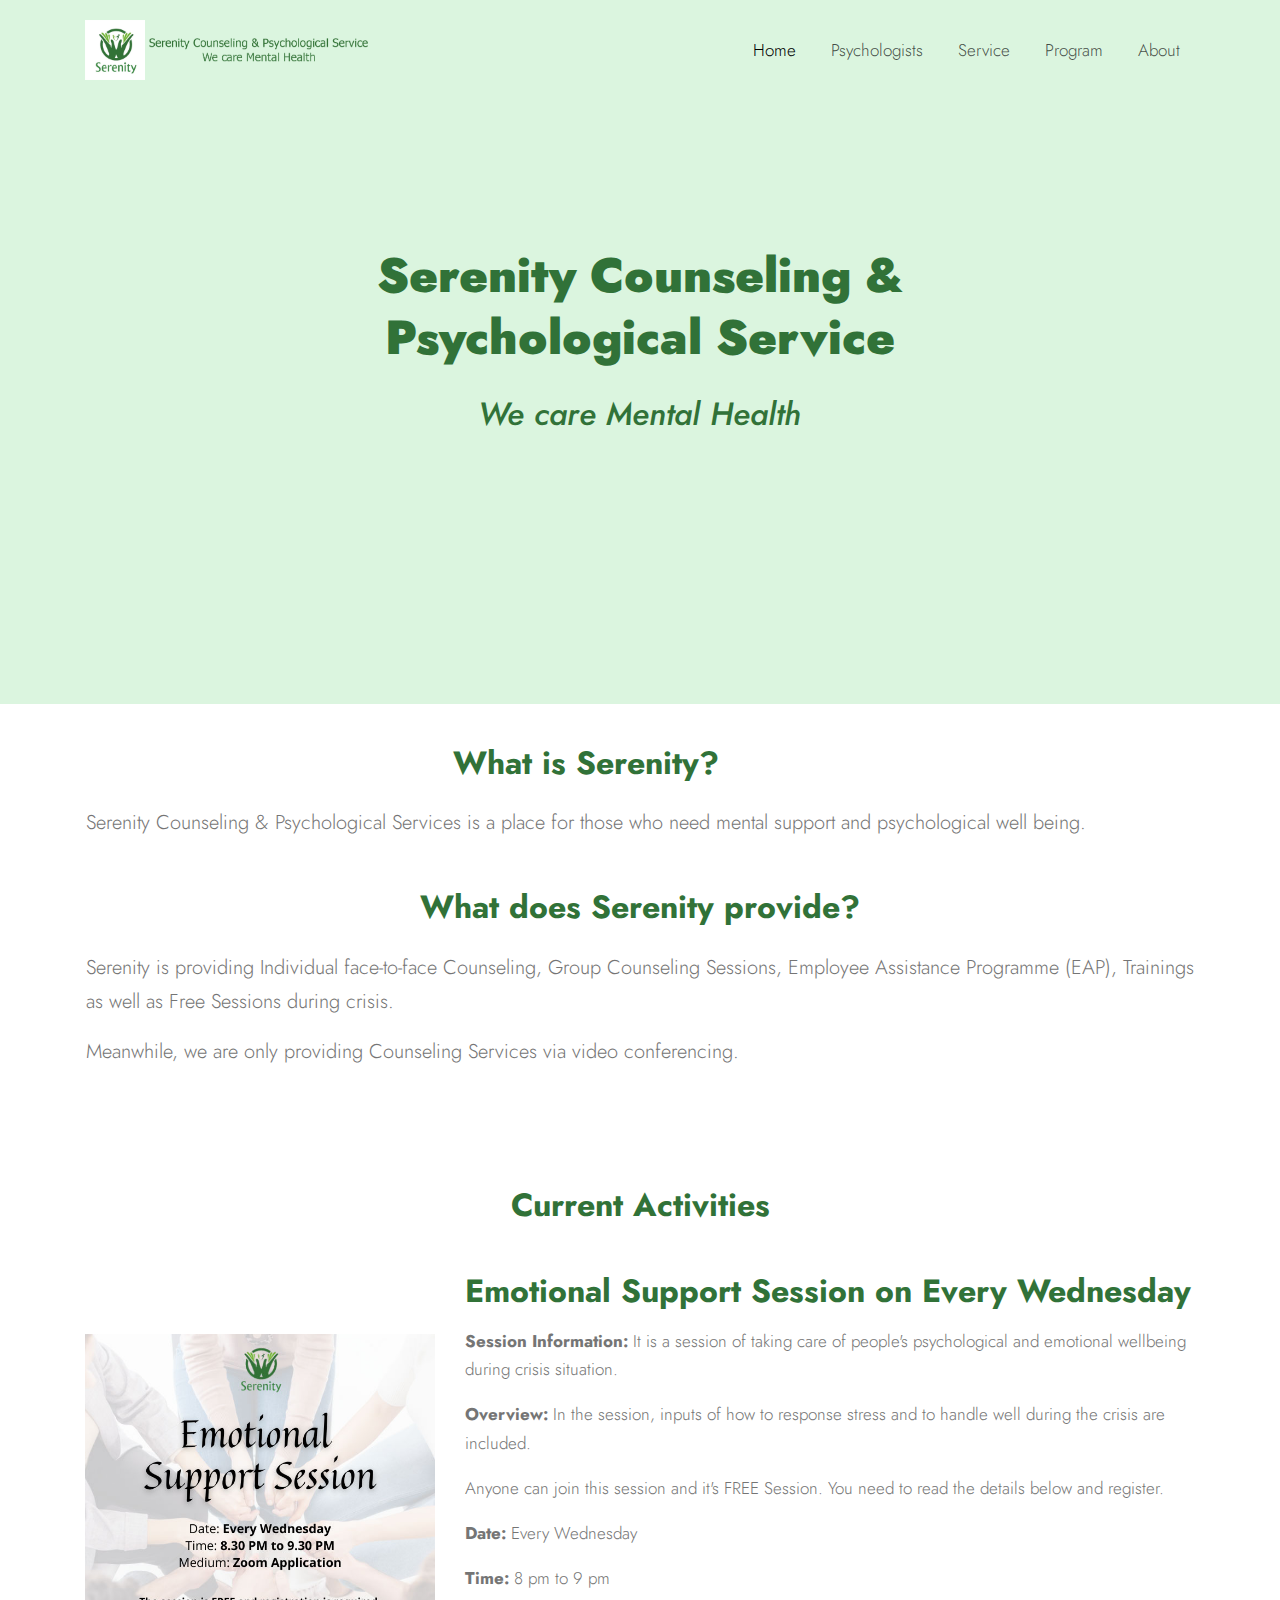
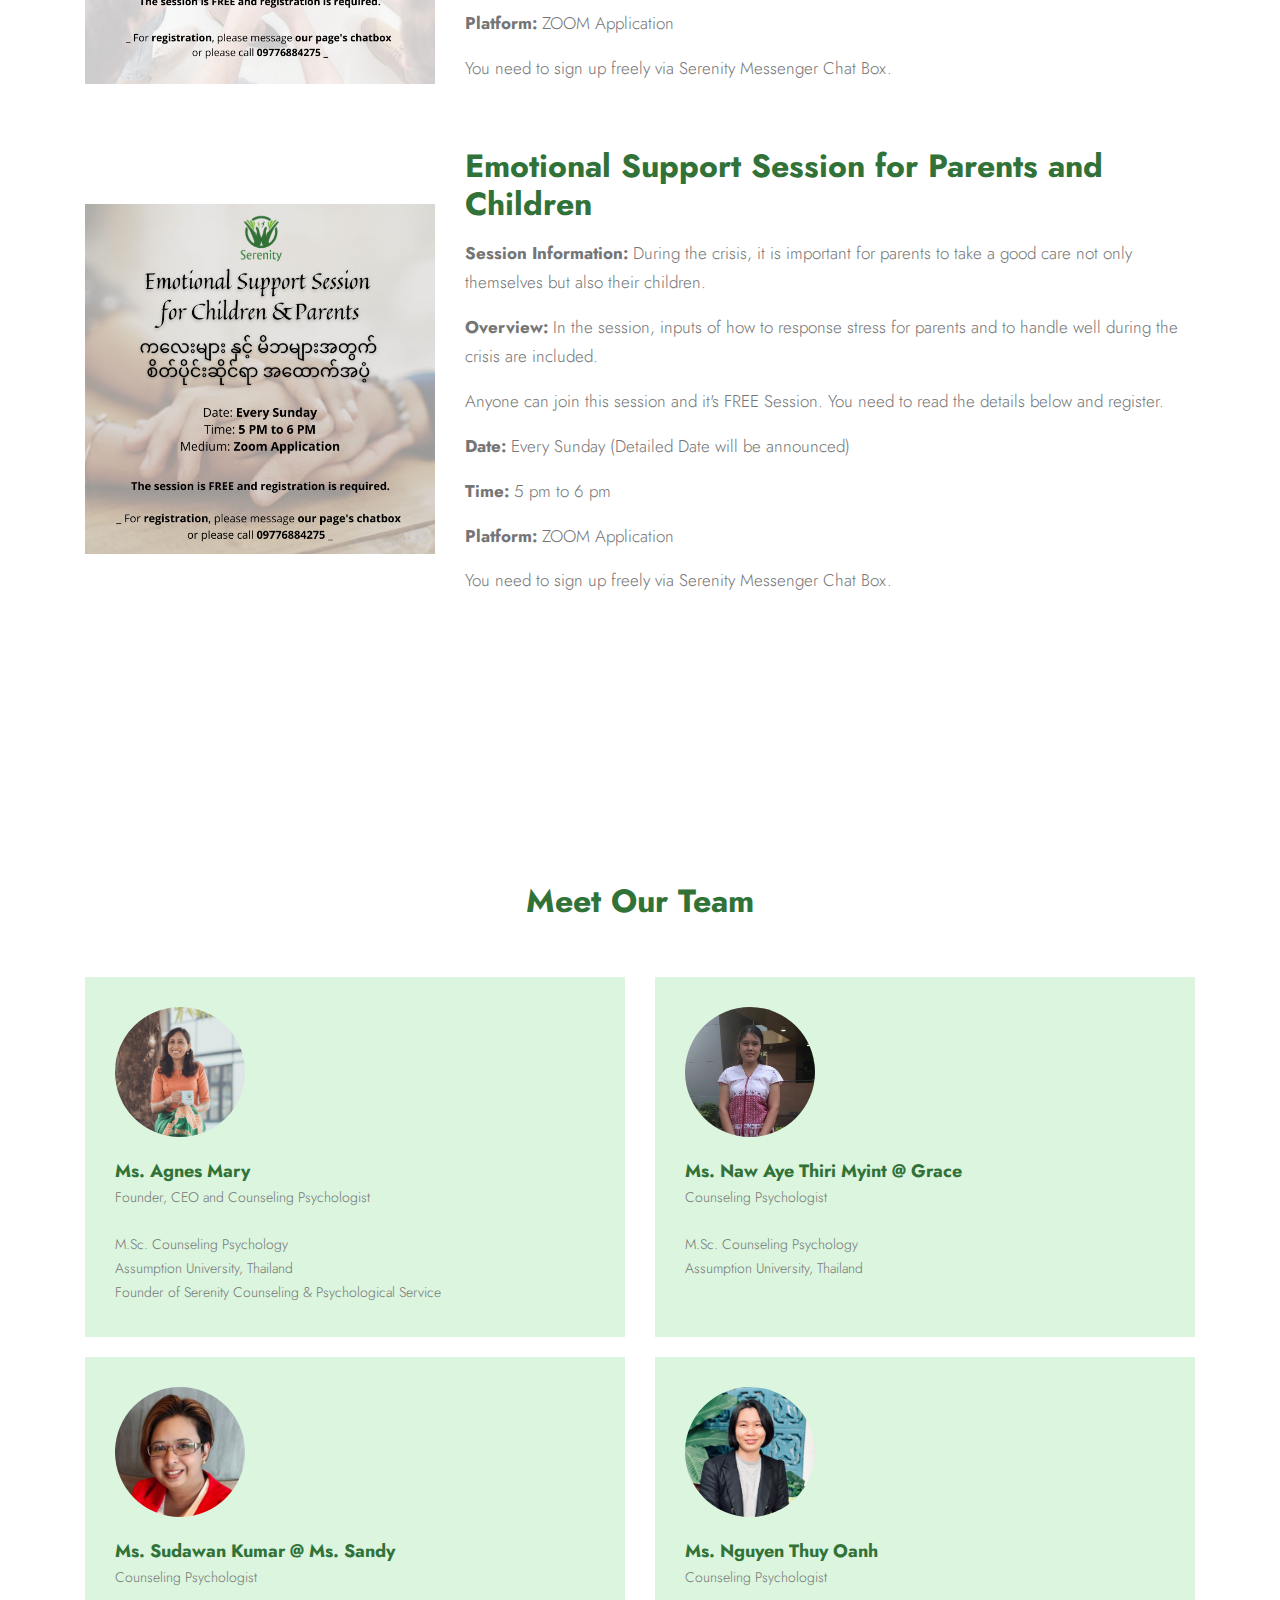
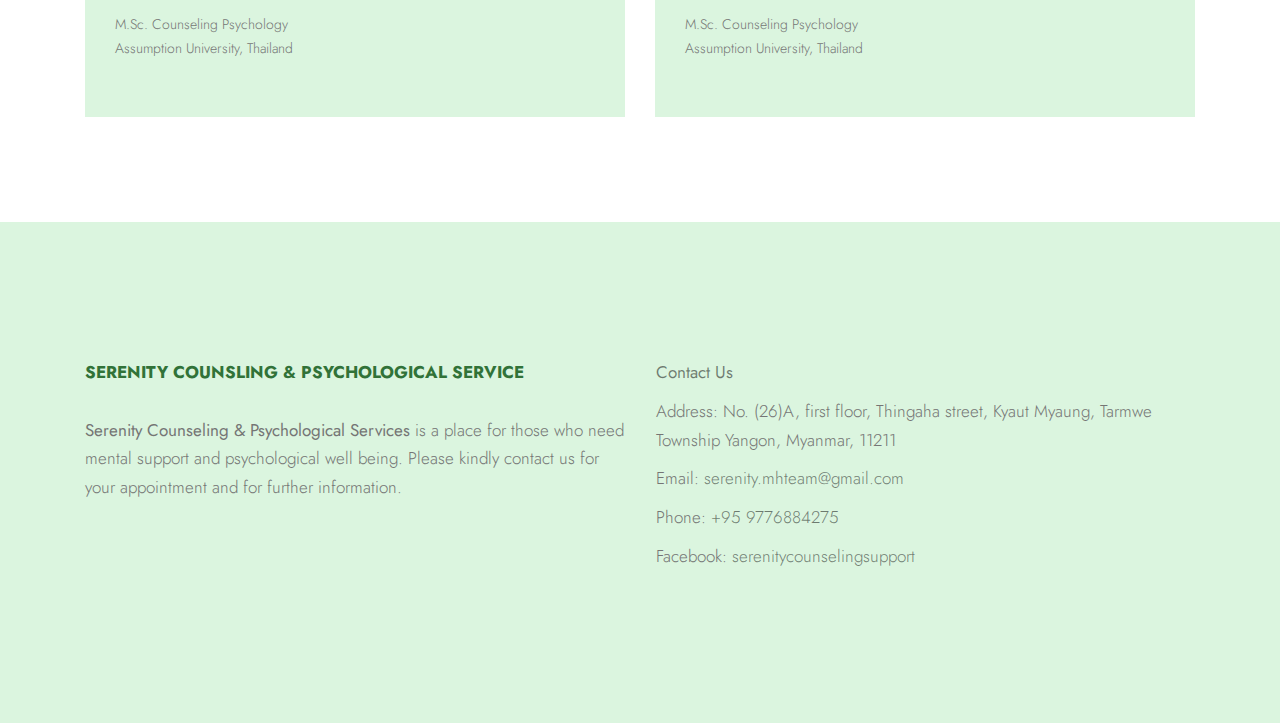
<file: index.html>
<!doctype html>
<html lang="en">

<head>
    <title>Serenity Counseling</title>
    <meta charset="utf-8">
    <meta name="viewport" content="width=device-width, initial-scale=1, shrink-to-fit=no">

    <link href="https://fonts.googleapis.com/css2?family=Jost:wght@400;700&display=swap" rel="stylesheet">

    <link rel="stylesheet" href="fonts/icomoon/style.css">

    <link rel="stylesheet" href="css/bootstrap.min.css">
    <link rel="stylesheet" href="css/bootstrap-datepicker.css">
    <link rel="stylesheet" href="css/jquery.fancybox.min.css">
    <link rel="stylesheet" href="css/owl.carousel.min.css">
    <link rel="stylesheet" href="css/owl.theme.default.min.css">
    <link rel="stylesheet" href="fonts/flaticon/font/flaticon.css">
    <link rel="stylesheet" href="css/aos.css">
    <!-- MAIN CSS -->
    <link rel="stylesheet" href="css/style.css">
</head>

<body data-spy="scroll" data-target=".site-navbar-target" data-offset="300">
    <div class="site-wrap" id="home-section">
        <div class="site-mobile-menu site-navbar-target">
            <div class="site-mobile-menu-header">
                <div class="site-mobile-menu-close mt-3">
                    <span class="icon-close2 js-menu-toggle"></span>
                </div>
            </div>
            <div class="site-mobile-menu-body"></div>
        </div>
        <header class="site-navbar site-navbar-target" role="banner">
            <div class="container">
                <div class="row align-items-center position-relative">
                    <div class="col-3">
                        <div class="site-logo">
                            <a href="index.html" class="font-weight-bold">
                                <img src="images/Logo_2.png" width="300" height="60" alt="Image">
                            </a>
                        </div>
                    </div>
                    <div class="col-9  text-right">
                        <span class="d-inline-block d-lg-none"><a href="#"
                                class="text-primary site-menu-toggle js-menu-toggle py-5"><span
                                    class="icon-menu h3 agnes-textcolor"></span></a>
                        </span>
                        <nav class="site-navigation text-right ml-auto d-none d-lg-block" role="navigation">
                            <ul class="site-menu main-menu js-clone-nav ml-auto ">
                                <li class="active"><a href="index.html" class="nav-link">Home</a></li>
                                <li><a href="your_counseling_psychologists.html" class="nav-link">Psychologists</a></li>
                                <li><a href="services.html" class="nav-link">Service</a></li>
                                <li><a href="program.html" class="nav-link">Program</a></li>
                                <li><a href="about.html" class="nav-link">About</a></li>
                                <!-- <li><a href="index_mm.html" class="nav-link">မြန်မာစာ</a></li> -->
                            </ul>
                        </nav>
                    </div>
                </div>
            </div>

        </header>


        <div class="site-section-cover">
            <div class="container">
                <div class="row align-items-center text-center justify-content-center">
                    <div class="col-lg-7">
                        <h2 class="mb-4">Serenity Counseling & Psychological Service</h2>
                        <h3 class="mb-4">We care Mental Health</h3>
                    </div>
                </div>
            </div>
        </div>

        <div class="mt-4">
            <div class="container">
                <div class="row align-items-center">
                    <div class="mb-3 mt-3 pr-3 pl-3">
                        <h2 class="agnes-textcolor mb-4 font-weight-bold text-center">What is Serenity?</h2>

                        <p class="lead mb-3">Serenity Counseling & Psychological Services is a place for those who need
                            mental support and psychological well being.
                        </p>
                    </div>
                    <div class="mb-3 mt-3 pr-3 pl-3">
                        <h2 class="agnes-textcolor mb-4 font-weight-bold text-center">What does Serenity provide?</h2>

                        <p class="lead mb-3">Serenity is providing Individual face-to-face Counseling, Group Counseling
                            Sessions, Employee Assistance Programme (EAP), Trainings as well as Free Sessions during
                            crisis.
                        </p>
                        <p class="lead mb-3">Meanwhile, we are only providing Counseling Services via video
                            conferencing.
                        </p>
                    </div>
<!-- 
                    <div class="mb-3 mt-3 pr-3 pl-3">
                        <h2 class="agnes-textcolor mb-4 font-weight-bold text-center">Others</h2>

                        <p class="lead mb-3">With regards to providing communities’ psychological well being, we have
                            initiated outreach programs with Technological University (Kyaukse), Kyaukse University,
                            Mandalay University, Mandalay Kant Kaw Hosipital, etc. More, we are giving psychological
                            supports and services to companies, NGOs, youth-led initiatives and other organizations
                            during the COVID-19 pandemic and also stressed political situation.
                        </p>
                    </div> -->

                </div>
            </div>
        </div>

        <!-- Every Wednesday -->
        <div class="site-section about-me">
            <div class="container">
                <a href="your_counseling_psychologists.html">
                    <h2 class="agnes-textcolor text-center mb-5"><b>Current Activities</b></h2>
                </a>
                <div class="row align-items-center">
                    <div class="col-md-4 mb-5 mb-md-0">
                        <img src="images/program-emo-wed.jpg" alt="Image" class="img-fluid">
                    </div>
                    <div class="col-md-8 mb-5 ml-auto">
                        <h2 class="agnes-textcolor mb-3 font-weight-bold">Emotional Support Session on Every Wednesday
                        </h2>

                        <p><b class="font-weight-bold">Session Information:</b> It is a session of taking care of people's psychological and emotional wellbeing during crisis situation.
                        </p>
                        <p><b class="font-weight-bold">Overview:</b> In the session, inputs of how to response
                            stress and to handle well during the crisis are included.</p>
                        <p>Anyone can join this session and it's FREE Session. You need to read the details below and
                            register.</p>

                        <p><b class="font-weight-bold">Date:</b> Every Wednesday</p>
                        <p><b class="font-weight-bold">Time:</b> 8 pm to 9 pm</p>
                        <p><b class="font-weight-bold">Platform:</b> ZOOM Application</p>
                        <p>You need to sign up freely via Serenity Messenger Chat Box.</p>
                    </div>

                    <div class="col-md-4 mb-5 mb-md-0">
                        <img src="images/program-emo-parent.jpg" alt="Image" class="img-fluid">
                    </div>
                    <div class="col-md-8 ml-auto">
                        <h2 class="agnes-textcolor mb-3 font-weight-bold">Emotional Support Session for Parents and
                            Children
                        </h2>

                        <p><b class="font-weight-bold">Session Information:</b> During the crisis, it is important for parents to take a good care not only themselves but also their children. 
                        </p>
                        <p><b class="font-weight-bold">Overview:</b> In the session, inputs of how to response stress
                            for parents and to handle well during the crisis are included.</p>
                        <p>Anyone can join this session and it's FREE Session. You need to read the details below and
                            register.</p>

                        <p><b class="font-weight-bold">Date:</b> Every Sunday (Detailed Date will be announced)</p>
                        <p><b class="font-weight-bold">Time:</b> 5 pm to 6 pm</p>
                        <p><b class="font-weight-bold">Platform:</b> ZOOM Application</p>
                        <p>You need to sign up freely via Serenity Messenger Chat Box.</p>
                    </div>
                </div>
            </div>
        </div>


        <!-- Parents and Children -->
        <div class="site-section about-me">
            <div class="container">
                <div class="row align-items-center">
                    
                </div>
            </div>
        </div>

        <div class="site-section pt-3">
            <div class="container">
                <div class="row mb-5">
                    <div class="col-lg-7 mx-auto text-center">
                        <a href="your_counseling_psychologists.html">
                            <h2 class="agnes-textcolor"><b>Meet Our Team</b></h2>
                        </a>
                    </div>
                </div>
                <div class="row">
                    <div class="col-lg-6 sfixhighouter">
                        <div class="client sfixhigh">
                            <div class="name-photo align-items-center mb-4">
                                <div class="img ml-auto">
                                    <img src="images/team_agnes_mary.jpg" alt="Image" class="img-fluid">
                                </div>
                            </div>
                            <div class="name">
                                <a href="your_counseling_psychologists.html">
                                    <h3>Ms. Agnes Mary</h3>
                                </a>
                                <span> Founder, CEO and Counseling Psychologist</span>
                            </div>
                            <br>
                            <div class="client-text">M.Sc. Counseling Psychology </div>
                            <div class="client-text">Assumption University, Thailand</div>
                            <div class="client-text">Founder of Serenity Counseling & Psychological Service</div>
                        </div>
                    </div>

                    <div class="col-lg-6 sfixhighouter">
                        <div class="client sfixhigh ">
                            <div class="name-photo align-items-center mb-4">
                                <div class="img ml-auto">
                                    <img src="images/team_naw_aye.jpg" alt="Image" class="img-fluid">
                                </div>
                            </div>
                            <div class="name">
                                <a href="your_counseling_psychologists.html">
                                    <h3>Ms. Naw Aye Thiri Myint @ Grace</h3>
                                </a>
                                <span>Counseling Psychologist</span>
                            </div>
                            <br>
                            <div class="client-text">M.Sc. Counseling Psychology </div>
                            <div class="client-text">Assumption University, Thailand</div>
                        </div>
                    </div>
                </div>
                <div class="row">
                    <div class="col-lg-6 sfixhighouter">
                        <div class="client sfixhigh">
                            <div class="name-photo align-items-center mb-4">
                                <div class="img ml-auto">
                                    <img src="images/team_sudawan.png" alt="Image" class="img-fluid">
                                </div>
                            </div>
                            <div class="name">
                                <a href="your_counseling_psychologists.html">
                                    <h3>Ms. Sudawan Kumar @ Ms. Sandy</h3>
                                </a>
                                <span>Counseling Psychologist</span>
                            </div>
                            <br>
                            <div class="client-text">M.Sc. Counseling Psychology </div>
                            <div class="client-text">Assumption University, Thailand</div>
                        </div>
                    </div>

                    <div class="col-lg-6 sfixhighouter">
                        <div class="client sfixhigh">
                            <div class="name-photo align-items-center mb-4">
                                <div class="img ml-auto">
                                    <img src="images/team_nguyen_thuy.jpg" alt="Image" class="img-fluid">
                                </div>
                            </div>
                            <div class="name">
                                <a href="your_counseling_psychologists.html">
                                    <h3>Ms. Nguyen Thuy Oanh</h3>
                                </a>
                                <span>Counseling Psychologist</span>
                            </div>
                            <br>
                            <div class="client-text">M.Sc. Counseling Psychology </div>
                            <div class="client-text">Assumption University, Thailand</div>
                        </div>
                    </div>
                </div>
            </div>
        </div>

        <div class="footer site-section">
            <div class="container">
                <div class="row">
                    <div class="col-md-6">
                        <div class="site-logo-footer">
                            <a href="index.html">Serenity Counsling & Psychological Service</a>
                        </div>
                        <br>
                        <p><b>Serenity Counseling & Psychological Services</b> is a place for those who need mental
                            support and psychological well being. Please kindly contact us for your appointment and for
                            further information.</p>
                    </div>
                    <div class="col-md-6 ml-auto">
                        <div class="row">
                            <div class="ml-auto">
                                <ul class="list-unstyled links pr-3 pl-3">
                                    <li><a href="#"><b>Contact Us</b></a></li>
                                    <li>Address: No. (26)A, first floor, Thingaha street, Kyaut Myaung, Tarmwe Township
                                        Yangon, Myanmar, 11211</li>
                                    <li>Email: <a href="#">serenity.mhteam@gmail.com</a></li>
                                    <li>Phone: <a href="#">+95 9776884275</a></li>
                                    <li>Facebook: <a
                                            href="https://www.facebook.com/serenitycounselingsupport">serenitycounselingsupport</a>
                                    </li>
                                </ul>
                            </div>
                        </div>
                    </div>
                </div>
            </div>
        </div>


    </div>

    <script src="js/jquery-3.3.1.min.js"></script>
    <script src="js/jquery-migrate-3.0.0.js"></script>
    <script src="js/popper.min.js"></script>
    <script src="js/bootstrap.min.js"></script>
    <script src="js/owl.carousel.min.js"></script>
    <script src="js/jquery.sticky.js"></script>
    <script src="js/jquery.waypoints.min.js"></script>
    <script src="js/jquery.animateNumber.min.js"></script>
    <script src="js/jquery.fancybox.min.js"></script>
    <script src="js/jquery.stellar.min.js"></script>
    <script src="js/jquery.easing.1.3.js"></script>
    <script src="js/bootstrap-datepicker.min.js"></script>
    <script src="js/isotope.pkgd.min.js"></script>
    <script src="js/aos.js"></script>


    <script src="js/typed.js"></script>
    <script>
        var typed = new Typed('.typed-words', {
            strings: ["Business", " Startups", " Organization", " Company"],
            typeSpeed: 80,
            backSpeed: 80,
            backDelay: 4000,
            startDelay: 1000,
            loop: true,
            showCursor: true
        });
    </script>

    <script src="js/main.js"></script>

</body>

</html>
</file>
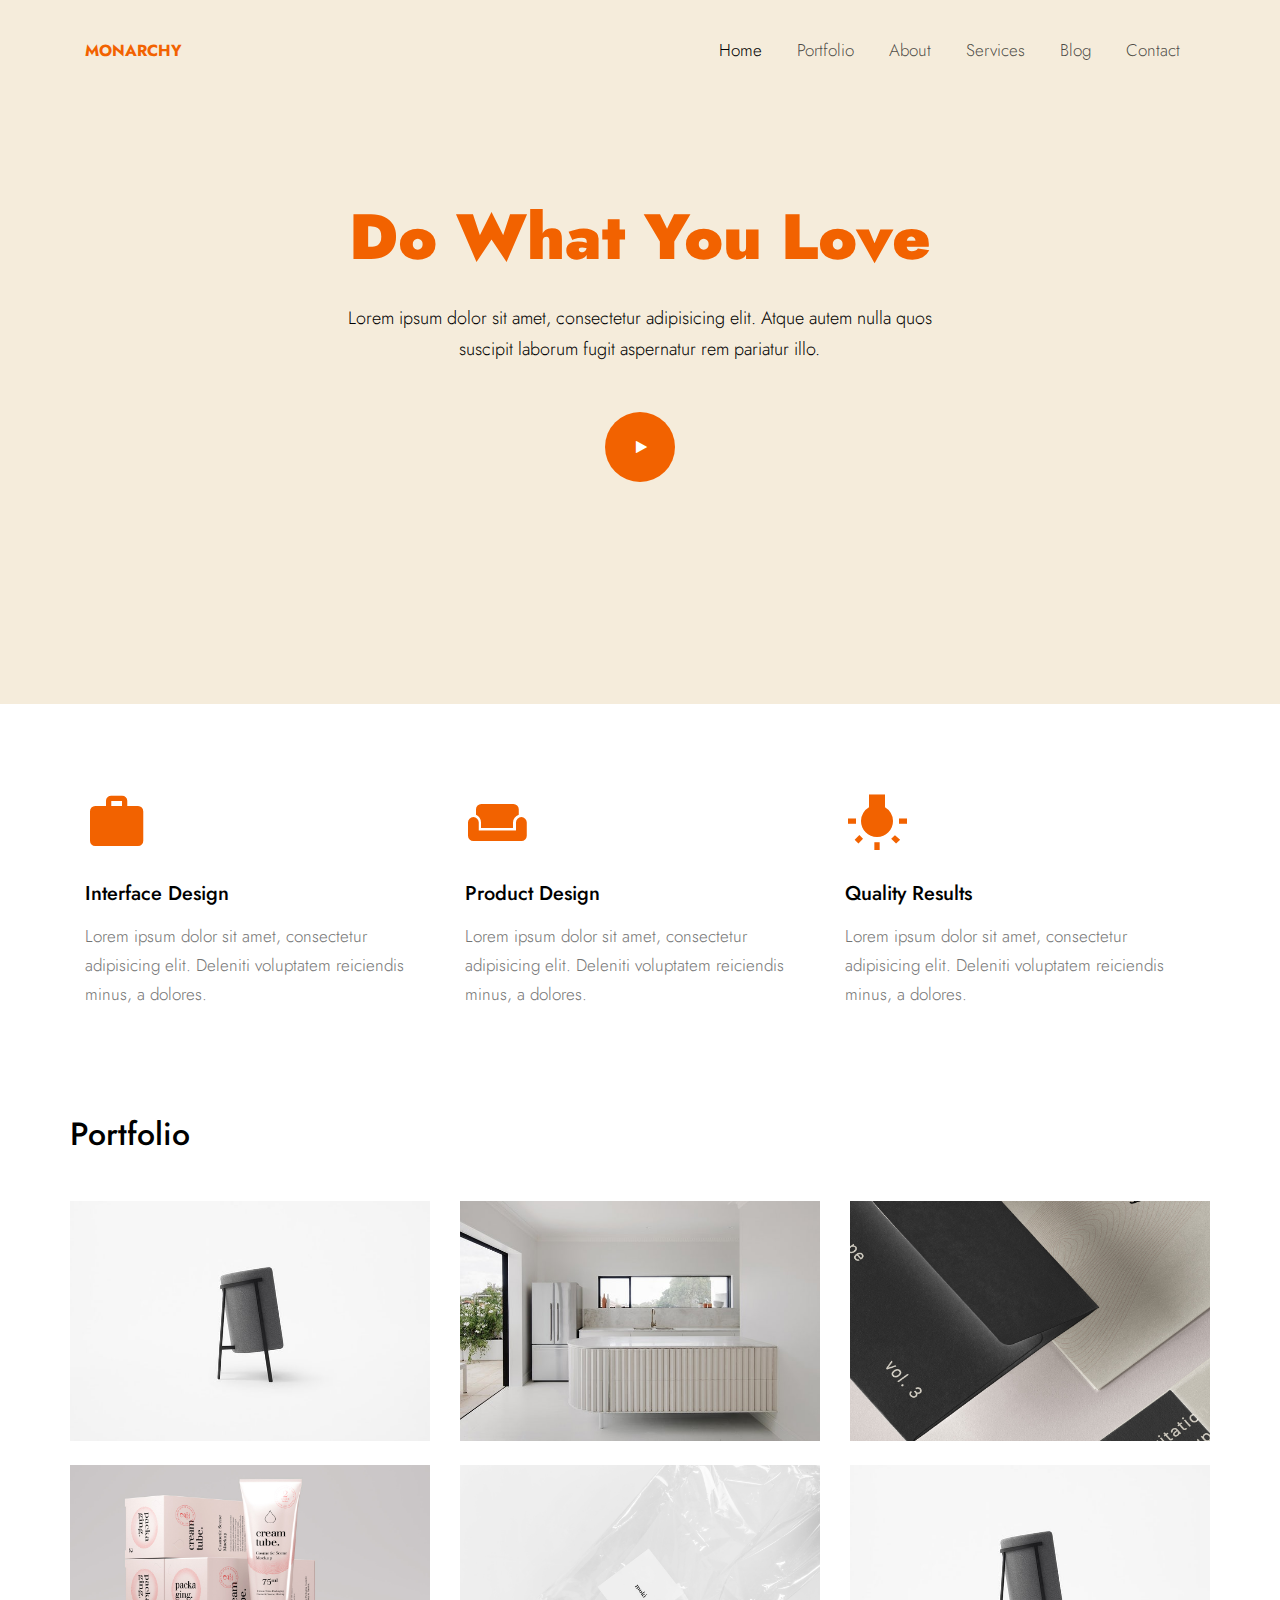
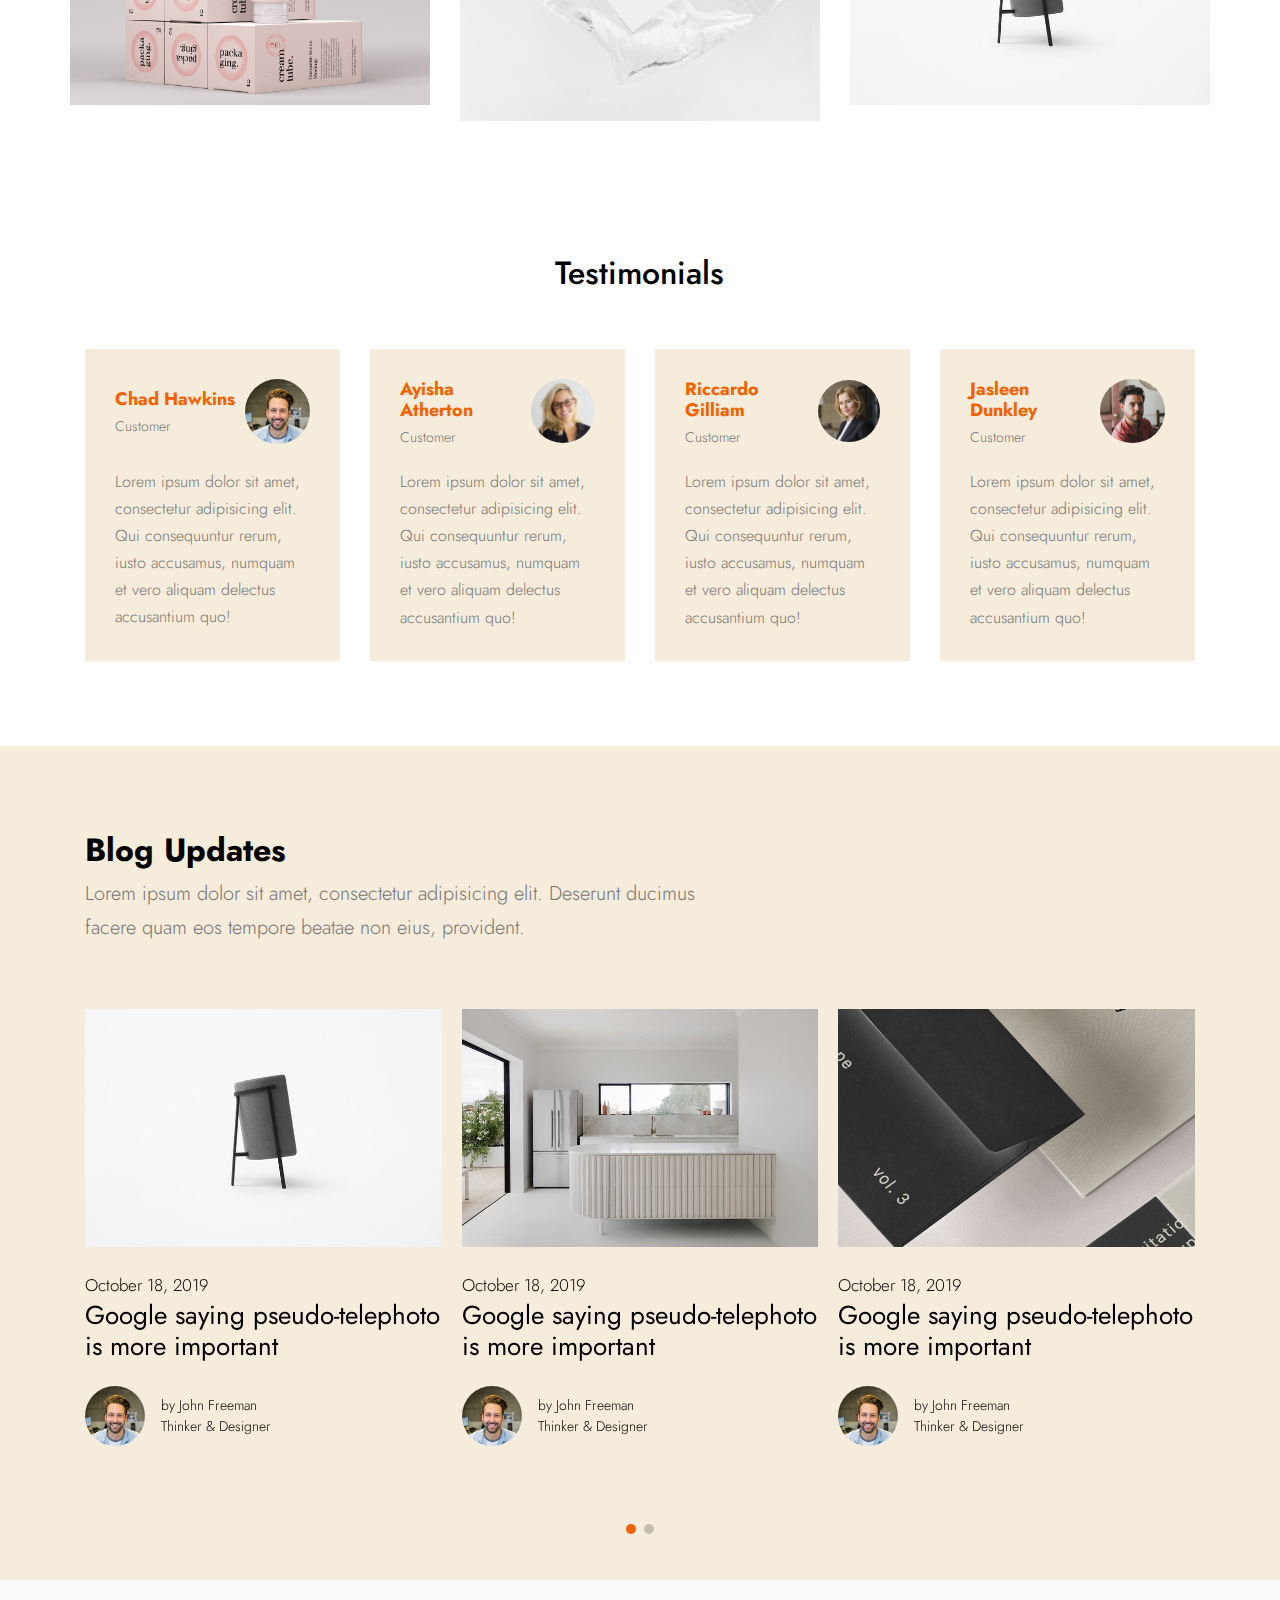
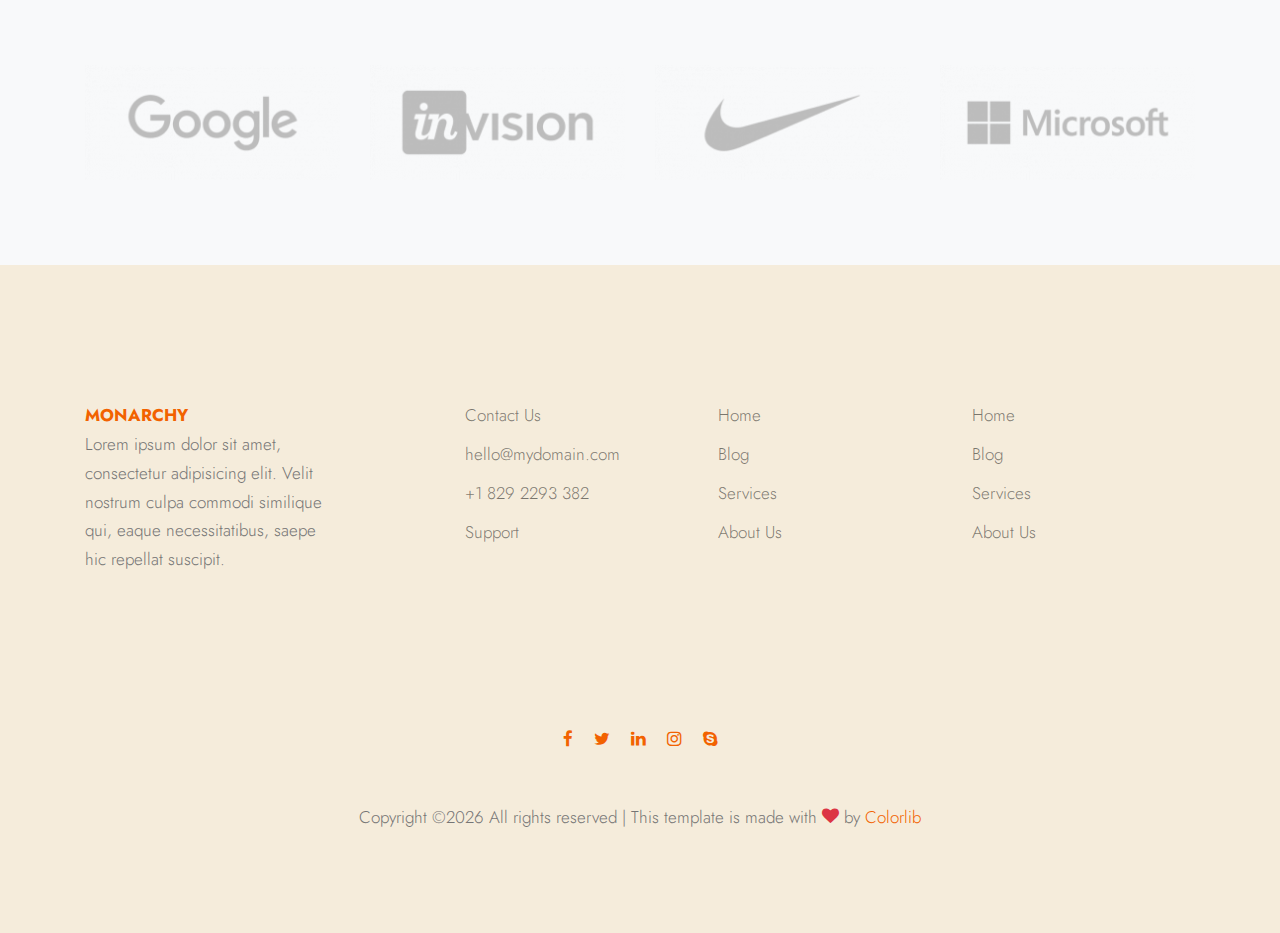
<file: original/index.html>
<!doctype html>
<html lang="en">

<head>
  <title>Monarchy &mdash; Website Template by Colorlib</title>
  <meta charset="utf-8">
  <meta name="viewport" content="width=device-width, initial-scale=1, shrink-to-fit=no">

  <link href="https://fonts.googleapis.com/css2?family=Jost:wght@400;700&display=swap" rel="stylesheet">

  <link rel="stylesheet" href="fonts/icomoon/style.css">

  <link rel="stylesheet" href="css/bootstrap.min.css">
  <link rel="stylesheet" href="css/bootstrap-datepicker.css">
  <link rel="stylesheet" href="css/jquery.fancybox.min.css">
  <link rel="stylesheet" href="css/owl.carousel.min.css">
  <link rel="stylesheet" href="css/owl.theme.default.min.css">
  <link rel="stylesheet" href="fonts/flaticon/font/flaticon.css">
  <link rel="stylesheet" href="css/aos.css">

  <!-- MAIN CSS -->
  <link rel="stylesheet" href="css/style.css">

</head>

<body data-spy="scroll" data-target=".site-navbar-target" data-offset="300">


  <div class="site-wrap" id="home-section">

    <div class="site-mobile-menu site-navbar-target">
      <div class="site-mobile-menu-header">
        <div class="site-mobile-menu-close mt-3">
          <span class="icon-close2 js-menu-toggle"></span>
        </div>
      </div>
      <div class="site-mobile-menu-body"></div>
    </div>



    <header class="site-navbar site-navbar-target" role="banner">

      <div class="container">
        <div class="row align-items-center position-relative">

          <div class="col-3">
            <div class="site-logo">
              <a href="index.html" class="font-weight-bold">Monarchy</a>
            </div>
          </div>

          <div class="col-9  text-right">


            <span class="d-inline-block d-lg-none"><a href="#" class="text-primary site-menu-toggle js-menu-toggle py-5"><span class="icon-menu h3 text-primary"></span></a></span>



            <nav class="site-navigation text-right ml-auto d-none d-lg-block" role="navigation">
              <ul class="site-menu main-menu js-clone-nav ml-auto ">
                <li class="active"><a href="index.html" class="nav-link">Home</a></li>
                <li><a href="portfolio.html" class="nav-link">Portfolio</a></li>
                <li><a href="about.html" class="nav-link">About</a></li>
                <li><a href="services.html" class="nav-link">Services</a></li>
                <li><a href="blog.html" class="nav-link">Blog</a></li>
                <li><a href="contact.html" class="nav-link">Contact</a></li>
              </ul>
            </nav>
          </div>


        </div>
      </div>

    </header>

    
    <div class="site-section-cover">
      <div class="container">
        <div class="row align-items-center text-center justify-content-center">
          <div class="col-lg-7">
            <h1 class="mb-4">Do What You Love</h1>
            <p class="lead mb-5">Lorem ipsum dolor sit amet, consectetur adipisicing elit. Atque autem nulla quos suscipit laborum fugit aspernatur rem pariatur illo.</p>
            <p><a href="https://www.youtube.com/watch?v=F6a09khYxRo" data-fancybox class="btn-video_38929"><span class="icon-play"></span></a></p>
          </div>
        </div>
      </div>
    </div>



    <div class="site-section">
      <div class="container">
        <div class="row">
          <div class="col-md-4">
            <div class="service-29191">
              <span class="wrap-icon mb-4 d-block">
                <span class="icon-work"></span>
              </span>
              <h3 class="mb-3">Interface Design</h3>
              <p>Lorem ipsum dolor sit amet, consectetur adipisicing elit. Deleniti voluptatem reiciendis minus, a dolores.</p>
            </div>
          </div>
          <div class="col-md-4">
            <div class="service-29191">
              <span class="wrap-icon mb-4 d-block">
                <span class="icon-weekend"></span>
              </span>
              <h3 class="mb-3">Product Design</h3>
              <p>Lorem ipsum dolor sit amet, consectetur adipisicing elit. Deleniti voluptatem reiciendis minus, a dolores.</p>
            </div>
          </div>
          <div class="col-md-4">
            <div class="service-29191">
              <span class="wrap-icon mb-4 d-block">
                <span class="icon-wb_incandescent"></span>
              </span>
              <h3 class="mb-3">Quality Results</h3>
              <p>Lorem ipsum dolor sit amet, consectetur adipisicing elit. Deleniti voluptatem reiciendis minus, a dolores.</p>
            </div>
          </div>
        </div>
      </div>
    </div>


    <div class="container portfolio-wrap site-section">

      <h2 class="mb-5">Portfolio</h2>
      <div class="row mb-4">

        <div class="col-sm-6 col-md-6 col-lg-4 mb-4">
          <a href="portfolio-single.html" class="portfolio-item"><img src="images/work_1.jpg" alt="Image" class="img-fluid"></a>
        </div>


        <div class="col-sm-6 col-md-6 col-lg-4 mb-4">
          <a href="portfolio-single.html" class="portfolio-item"><img src="images/work_2.jpg" alt="Image" class="img-fluid"></a>
        </div>

        <div class="col-sm-6 col-md-6 col-lg-4 mb-4">
          <a href="portfolio-single.html" class="portfolio-item"><img src="images/work_3.jpg" alt="Image" class="img-fluid"></a>
        </div>

        <div class="col-sm-6 col-md-6 col-lg-4 mb-4">
          <a href="portfolio-single.html" class="portfolio-item"><img src="images/work_4.jpg" alt="Image" class="img-fluid"></a>
        </div>
        <div class="col-sm-6 col-md-6 col-lg-4 mb-4">
          <a href="portfolio-single.html" class="portfolio-item"><img src="images/work_5.jpg" alt="Image" class="img-fluid"></a>
        </div>
        <div class="col-sm-6 col-md-6 col-lg-4 mb-4">
          <a href="portfolio-single.html" class="portfolio-item"><img src="images/work_1.jpg" alt="Image" class="img-fluid"></a>
        </div>

      </div>
    </div>

    <div class="site-section pt-0">
      <div class="container">
        <div class="row mb-5">
          <div class="col-lg-7 mx-auto text-center">
            <h2>Testimonials</h2>
          </div>
        </div>
        <div class="row">
          <div class="col-lg-3">
            <div class="client">
              <div class="d-flex name-photo align-items-center mb-4">
                <div class="name">
                  <h3>Chad Hawkins</h3>
                  <span>Customer</span>
                </div>
                <div class="img ml-auto">
                  <img src="images/person_1.jpg" alt="Image" class="img-fluid">
                </div>
              </div>
              <div class="client-text">Lorem ipsum dolor sit amet, consectetur adipisicing elit. Qui consequuntur rerum, iusto accusamus, numquam et vero aliquam delectus accusantium quo!</div>
            </div>
          </div>

          <div class="col-lg-3">
            <div class="client">
              <div class="d-flex name-photo align-items-center mb-4">
                <div class="name">
                  <h3>Ayisha Atherton</h3>
                  <span>Customer</span>
                </div>
                <div class="img ml-auto">
                  <img src="images/person_2.jpg" alt="Image" class="img-fluid">
                </div>
              </div>
              <div class="client-text">Lorem ipsum dolor sit amet, consectetur adipisicing elit. Qui consequuntur rerum, iusto accusamus, numquam et vero aliquam delectus accusantium quo!</div>
            </div>
          </div>

          <div class="col-lg-3">
            <div class="client">
              <div class="d-flex name-photo align-items-center mb-4">
                <div class="name">
                  <h3>Riccardo Gilliam</h3>
                  <span>Customer</span>
                </div>
                <div class="img ml-auto">
                  <img src="images/person_3.jpg" alt="Image" class="img-fluid">
                </div>
              </div>
              <div class="client-text">Lorem ipsum dolor sit amet, consectetur adipisicing elit. Qui consequuntur rerum, iusto accusamus, numquam et vero aliquam delectus accusantium quo!</div>
            </div>
          </div>

          <div class="col-lg-3">
            <div class="client">
              <div class="d-flex name-photo align-items-center mb-4">
                <div class="name">
                  <h3>Jasleen Dunkley</h3>
                  <span>Customer</span>
                </div>
                <div class="img ml-auto">
                  <img src="images/person_4.jpg" alt="Image" class="img-fluid">
                </div>
              </div>
              <div class="client-text">Lorem ipsum dolor sit amet, consectetur adipisicing elit. Qui consequuntur rerum, iusto accusamus, numquam et vero aliquam delectus accusantium quo!</div>
            </div>
          </div>
        </div>
      </div>
    </div>

    <div class="site-section blog-section">
      <div class="container mb-5">
        <div class="row">
          <div class="col-md-7">
            <h2 class="font-weight-bold">Blog Updates</h2>
            <p class="lead">Lorem ipsum dolor sit amet, consectetur adipisicing elit. Deserunt ducimus facere quam eos tempore beatae non eius, provident.</p>
          </div>
        </div>
      </div>
      <div class="container">

        <div class="owl-carousel nonloop-block-13">
          <div class="media-29191">
            <a href="#" class="d-block mb-4"><img src="images/work_1.jpg" alt="Image" class="img-fluid"></a>
            <span class="date d-block">October 18, 2019</span>
            <h3 class="mb-4"><a href="#">Google saying pseudo-telephoto is more important</a></h3>
            <div class="d-flex vcard-91123 align-items-center">
              <div class="img mr-3"><img src="images/person_1.jpg" alt="Image" class="img-fluid"></div>
              <div class="name">
                <span class="d-block">by John Freeman</span>
                <span>Thinker &amp; Designer</span>
              </div>
            </div>
          </div>


          <div class="media-29191">
            <a href="#" class="d-block mb-4"><img src="images/work_2.jpg" alt="Image" class="img-fluid"></a>
            <span class="date d-block">October 18, 2019</span>
            <h3 class="mb-4"><a href="#">Google saying pseudo-telephoto is more important</a></h3>
            <div class="d-flex vcard-91123 align-items-center">
              <div class="img mr-3"><img src="images/person_1.jpg" alt="Image" class="img-fluid"></div>
              <div class="name">
                <span class="d-block">by John Freeman</span>
                <span>Thinker &amp; Designer</span>
              </div>
            </div>
          </div>

          <div class="media-29191">
            <a href="#" class="d-block mb-4"><img src="images/work_3.jpg" alt="Image" class="img-fluid"></a>
            <span class="date d-block">October 18, 2019</span>
            <h3 class="mb-4"><a href="#">Google saying pseudo-telephoto is more important</a></h3>
            <div class="d-flex vcard-91123 align-items-center">
              <div class="img mr-3"><img src="images/person_1.jpg" alt="Image" class="img-fluid"></div>
              <div class="name">
                <span class="d-block">by John Freeman</span>
                <span>Thinker &amp; Designer</span>
              </div>
            </div>
          </div>

          <div class="media-29191">
            <a href="#" class="d-block mb-4"><img src="images/work_4.jpg" alt="Image" class="img-fluid"></a>
            <span class="date d-block">October 18, 2019</span>
            <h3 class="mb-4"><a href="#">Google saying pseudo-telephoto is more important</a></h3>
            <div class="d-flex vcard-91123 align-items-center">
              <div class="img mr-3"><img src="images/person_1.jpg" alt="Image" class="img-fluid"></div>
              <div class="name">
                <span class="d-block">by John Freeman</span>
                <span>Thinker &amp; Designer</span>
              </div>
            </div>
          </div>


          <div class="media-29191">
            <a href="#" class="d-block mb-4"><img src="images/work_5.jpg" alt="Image" class="img-fluid"></a>
            <span class="date d-block">October 18, 2019</span>
            <h3 class="mb-4"><a href="#">Google saying pseudo-telephoto is more important</a></h3>
            <div class="d-flex vcard-91123 align-items-center">
              <div class="img mr-3"><img src="images/person_1.jpg" alt="Image" class="img-fluid"></div>
              <div class="name">
                <span class="d-block">by John Freeman</span>
                <span>Thinker &amp; Designer</span>
              </div>
            </div>
          </div>

          <div class="media-29191">
            <a href="#" class="d-block mb-4"><img src="images/work_1.jpg" alt="Image" class="img-fluid"></a>
            <span class="date d-block">October 18, 2019</span>
            <h3 class="mb-4"><a href="#">Google saying pseudo-telephoto is more important</a></h3>
            <div class="d-flex vcard-91123 align-items-center">
              <div class="img mr-3"><img src="images/person_1.jpg" alt="Image" class="img-fluid"></div>
              <div class="name">
                <span class="d-block">by John Freeman</span>
                <span>Thinker &amp; Designer</span>
              </div>
            </div>
          </div>

        </div>

      </div>
    </div>

    <div class="site-section bg-light">
      <div class="container">
        <div class="row">
          <div class="col-md-3">
            <img src="images/client_google.png" alt="Image" class="img-fluid">
          </div>
          <div class="col-md-3">
            <img src="images/client_invision.png" alt="Image" class="img-fluid">
          </div>
          <div class="col-md-3">
            <img src="images/client_nike.png" alt="Image" class="img-fluid">
          </div>
          <div class="col-md-3">
            <img src="images/client_microsoft.png" alt="Image" class="img-fluid">
          </div>
        </div>
      </div>
    </div>
    
    
    <div class="footer site-section">
      <div class="container">
        <div class="row">
          <div class="col-md-3">
            <div class="site-logo-footer">
              <a href="index.html">Monarchy</a>
            </div> 
            <p>Lorem ipsum dolor sit amet, consectetur adipisicing elit. Velit nostrum culpa commodi similique qui, eaque necessitatibus, saepe hic repellat suscipit.</p>
          </div>
          <div class="col-md-8 ml-auto">
            <div class="row">
              <div class="col-md-4 ml-auto">
                <ul class="list-unstyled links">
                  <li><a href="#">Contact Us</a></li>
                  <li><a href="#">hello@mydomain.com</a></li>
                  <li><a href="#">+1 829 2293 382</a></li>
                  <li><a href="#">Support</a></li>
                </ul>
              </div>
              <div class="col-md-4">
                <ul class="list-unstyled links">
                  <li><a href="#">Home</a></li>
                  <li><a href="#">Blog</a></li>
                  <li><a href="#">Services</a></li>
                  <li><a href="#">About Us</a></li>
                </ul>
              </div>
              <div class="col-md-4">
                <ul class="list-unstyled links">
                  <li><a href="#">Home</a></li>
                  <li><a href="#">Blog</a></li>
                  <li><a href="#">Services</a></li>
                  <li><a href="#">About Us</a></li>
                </ul>
              </div>
            </div>
          </div>
        </div>
      </div>
    </div>

    <div class="site-section pt-0 copyright">
      <div class="container">
        <div class="row mb-4 text-center">
          <div class="col">
            <a href="#"><span class="m-2 icon-facebook"></span></a>
            <a href="#"><span class="m-2 icon-twitter"></span></a>
            <a href="#"><span class="m-2 icon-linkedin"></span></a>
            <a href="#"><span class="m-2 icon-instagram"></span></a>
            <a href="#"><span class="m-2 icon-skype"></span></a>
          </div>
        </div>
        <div class="row mt-5 justify-content-center">
          <div class="col-md-7 text-center">
            <p>
              <!-- Link back to Colorlib can't be removed. Template is licensed under CC BY 3.0. -->
              Copyright &copy;<script>document.write(new Date().getFullYear());</script> All rights reserved | This template is made with <i class="icon-heart text-danger" aria-hidden="true"></i> by <a href="https://colorlib.com" target="_blank" >Colorlib</a>
              <!-- Link back to Colorlib can't be removed. Template is licensed under CC BY 3.0. -->
            </p>
          </div>
        </div>
      </div>
    </div>

    

  </div>

  <script src="js/jquery-3.3.1.min.js"></script>
  <script src="js/jquery-migrate-3.0.0.js"></script>
  <script src="js/popper.min.js"></script>
  <script src="js/bootstrap.min.js"></script>
  <script src="js/owl.carousel.min.js"></script>
  <script src="js/jquery.sticky.js"></script>
  <script src="js/jquery.waypoints.min.js"></script>
  <script src="js/jquery.animateNumber.min.js"></script>
  <script src="js/jquery.fancybox.min.js"></script>
  <script src="js/jquery.stellar.min.js"></script>
  <script src="js/jquery.easing.1.3.js"></script>
  <script src="js/bootstrap-datepicker.min.js"></script>
  <script src="js/isotope.pkgd.min.js"></script>
  <script src="js/aos.js"></script>
  

  <script src="js/typed.js"></script>
  <script>
    var typed = new Typed('.typed-words', {
      strings: ["Business"," Startups"," Organization", " Company"],
      typeSpeed: 80,
      backSpeed: 80,
      backDelay: 4000,
      startDelay: 1000,
      loop: true,
      showCursor: true
    });
  </script>


  <script src="js/main.js"></script>

</body>

</html>
</file>
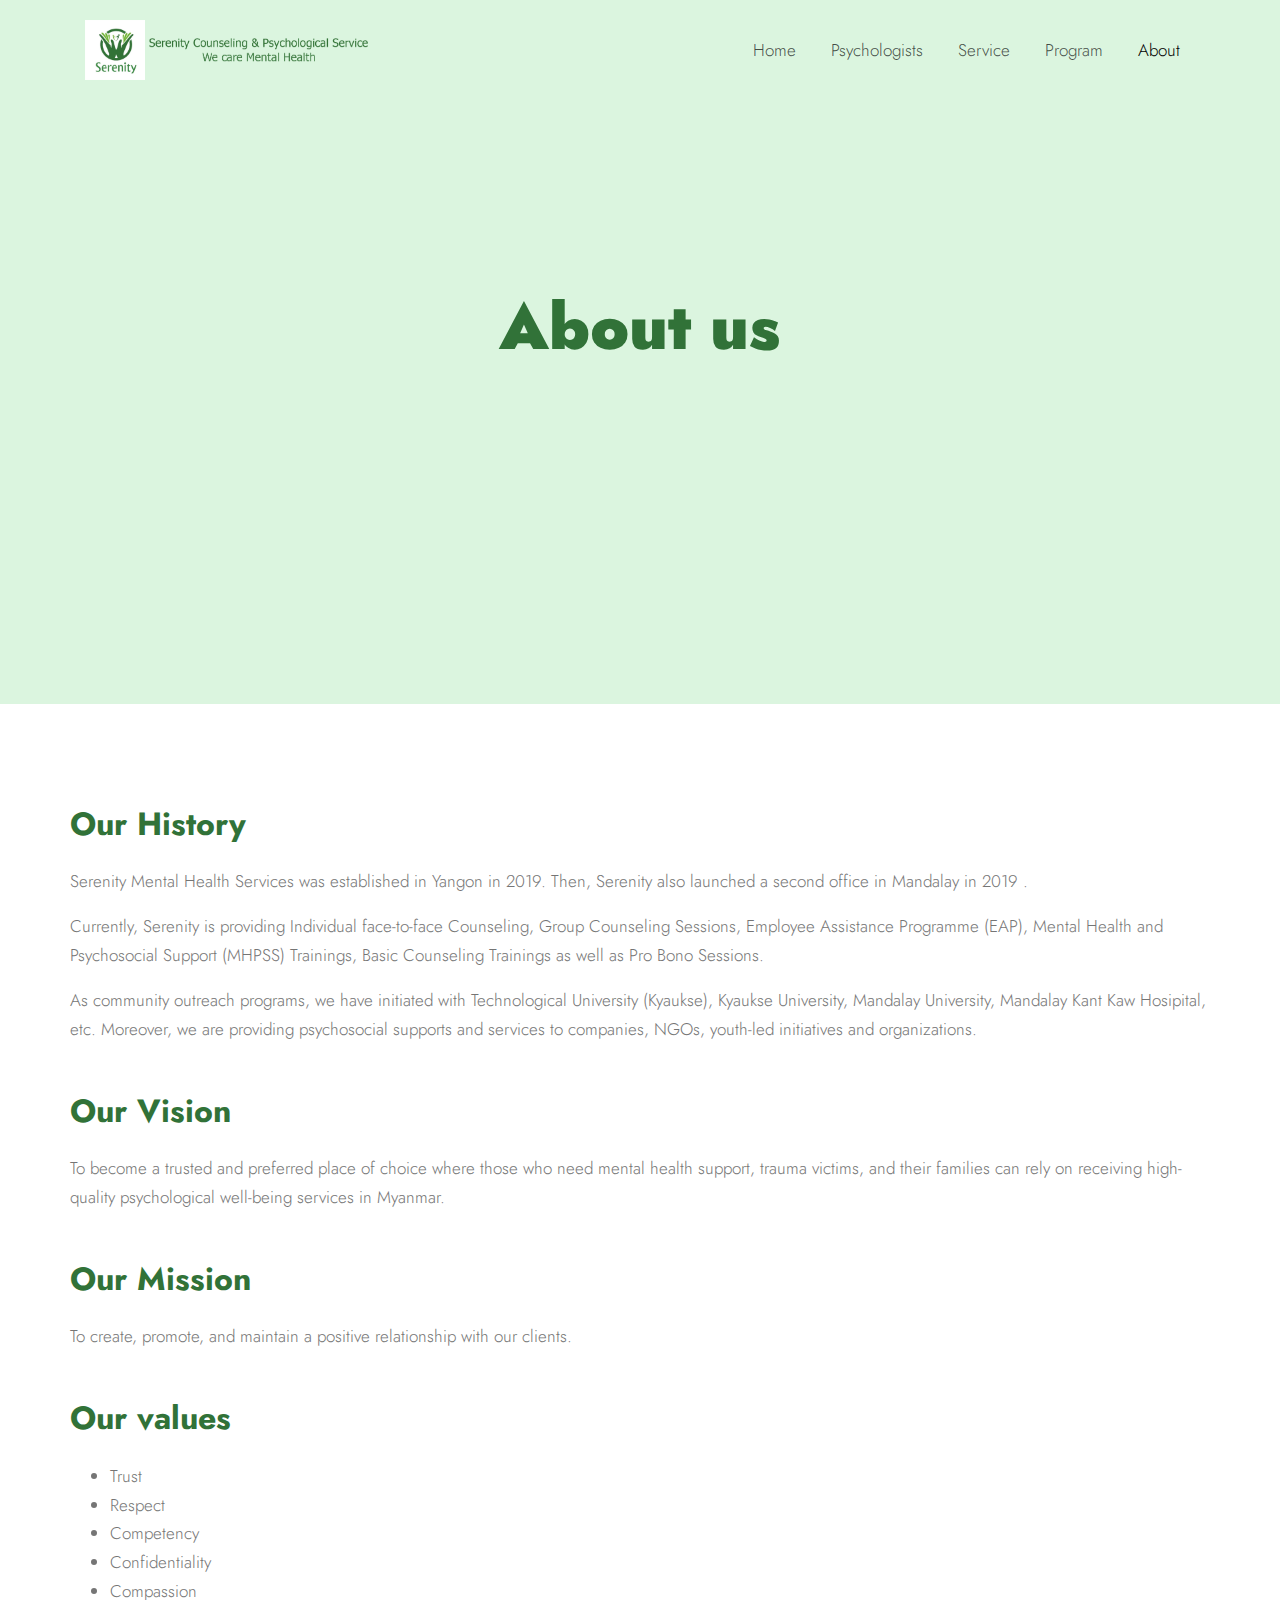
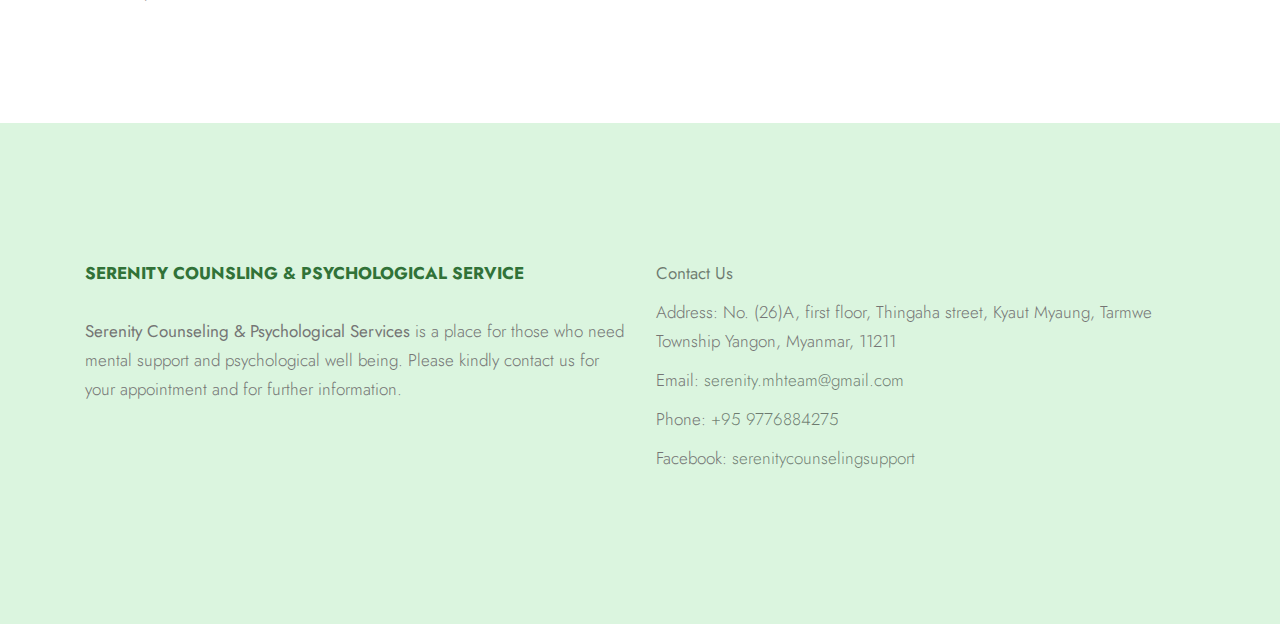
<file: about.html>
<!doctype html>
<html lang="en">

<head>
  <title>Serenity Counseling</title>
  <meta charset="utf-8">
  <meta name="viewport" content="width=device-width, initial-scale=1, shrink-to-fit=no">

  <link href="https://fonts.googleapis.com/css2?family=Jost:wght@400;700&display=swap" rel="stylesheet">

  <link rel="stylesheet" href="fonts/icomoon/style.css">

  <link rel="stylesheet" href="css/bootstrap.min.css">
  <link rel="stylesheet" href="css/bootstrap-datepicker.css">
  <link rel="stylesheet" href="css/jquery.fancybox.min.css">
  <link rel="stylesheet" href="css/owl.carousel.min.css">
  <link rel="stylesheet" href="css/owl.theme.default.min.css">
  <link rel="stylesheet" href="fonts/flaticon/font/flaticon.css">
  <link rel="stylesheet" href="css/aos.css">

  <!-- MAIN CSS -->
  <link rel="stylesheet" href="css/style.css">

</head>

<body data-spy="scroll" data-target=".site-navbar-target" data-offset="300">


  <div class="site-wrap" id="home-section">

    <div class="site-mobile-menu site-navbar-target">
      <div class="site-mobile-menu-header">
        <div class="site-mobile-menu-close mt-3">
          <span class="icon-close2 js-menu-toggle"></span>
        </div>
      </div>
      <div class="site-mobile-menu-body"></div>
    </div>



    <header class="site-navbar site-navbar-target" role="banner">

      <div class="container">
        <div class="row align-items-center position-relative">

          <div class="col-3">
            <div class="site-logo">
              <a href="index.html" class="font-weight-bold">
                <img src="images/Logo_2.png" width="300" height="60" alt="Image">
              </a>
            </div>
          </div>
          <div class="col-9  text-right">

            <span class="d-inline-block d-lg-none"><a href="#"
                class="text-primary site-menu-toggle js-menu-toggle py-5"><span
                  class="icon-menu h3 text-primary"></span></a></span>
            <nav class="site-navigation text-right ml-auto d-none d-lg-block" role="navigation">
              <ul class="site-menu main-menu js-clone-nav ml-auto ">
                <li><a href="index.html" class="nav-link">Home</a></li>
                <li><a href="your_counseling_psychologists.html" class="nav-link">Psychologists</a></li>
                <li><a href="services.html" class="nav-link">Service</a></li>
                <li><a href="program.html" class="nav-link">Program</a></li>
                <li class="active"><a href="about.html" class="nav-link">About</a></li>
                <!-- <li><a href="index_mm.html" class="nav-link">မြန်မာစာ</a></li> -->
              </ul>
            </nav>
          </div>
        </div>
      </div>

    </header>


    <div class="site-section-cover">
      <div class="container">
        <div class="row align-items-center text-center justify-content-center">
          <div class="col-lg-7">
            <h1 class="mb-4">About us</h1>
            <p class="lead mb-5"></p>
          </div>
        </div>
      </div>
    </div>

    <div class="site-section about-me  pr-3 pl-3">
      <div class="container">
        <div class="row align-items-center">
          <div class="mb-3 mt-3">
            <h2 class="agnes-textcolor mb-4 font-weight-bold">Our History</h2>
            <p>Serenity Mental Health Services was established in Yangon in 2019. Then, Serenity also launched a second
              office in Mandalay in 2019 .</p>
            <p>Currently, Serenity is providing Individual face-to-face Counseling, Group Counseling Sessions, Employee
              Assistance Programme (EAP), Mental Health and Psychosocial Support (MHPSS) Trainings, Basic Counseling
              Trainings as well as Pro Bono Sessions.</p>
            <p>As community outreach programs, we have initiated with Technological University (Kyaukse), Kyaukse
              University, Mandalay University, Mandalay Kant Kaw Hosipital, etc. Moreover, we are providing psychosocial
              supports and services to companies, NGOs, youth-led initiatives and organizations. </p>
          </div>
        </div>

        <div class="row align-items-center">
          <div class="mb-3 mt-3">
            <h2 class="agnes-textcolor mb-4 font-weight-bold">Our Vision</h2>
            <p>To become a trusted and preferred place of choice where those who need mental health support, trauma
              victims, and their families can rely on receiving high-quality psychological well-being services in
              Myanmar.</p>
          </div>
        </div>

        <div class="row align-items-center">
          <div class="mb-3 mt-3">
            <h2 class="agnes-textcolor mb-4 font-weight-bold">Our Mission</h2>
            <p>To create, promote, and maintain a positive relationship with our clients.</p>
          </div>
        </div>

        <div class="row align-items-center">
          <div class="mb-3 mt-3">
            <h2 class="agnes-textcolor mb-4 font-weight-bold">Our values</h2>
            <ul>
              <li>Trust </li>
              <li>Respect </li>
              <li>Competency </li>
              <li>Confidentiality </li>
              <li>Compassion </li>
            </ul>
          </div>
        </div>

      </div>
    </div>
  </div>

  <div class="footer site-section">
    <div class="container">
      <div class="row">
        <div class="col-md-6">
          <div class="site-logo-footer">
            <a href="index.html">Serenity Counsling & Psychological Service</a>
          </div>
          <br>
          <p><b>Serenity Counseling & Psychological Services</b> is a place for those who need mental
            support and psychological well being. Please kindly contact us for your appointment and for
            further information.</p>
        </div>
        <div class="col-md-6">
          <div class="row">
            <div class="ml-auto pr-3 pl-3">
              <ul class="list-unstyled links">
                <li><a href="#"><b>Contact Us</b></a></li>
                <li>Address: No. (26)A, first floor, Thingaha street, Kyaut Myaung, Tarmwe Township
                  Yangon, Myanmar, 11211</li>
                <li>Email: <a href="#">serenity.mhteam@gmail.com</a></li>
                <li>Phone: <a href="#">+95 9776884275</a></li>
                <li>Facebook: <a href="https://www.facebook.com/serenitycounselingsupport">serenitycounselingsupport</a>
                </li>
              </ul>
            </div>
          </div>
        </div>
      </div>
    </div>
  </div>

  <script src="js/jquery-3.3.1.min.js"></script>
  <script src="js/jquery-migrate-3.0.0.js"></script>
  <script src="js/popper.min.js"></script>
  <script src="js/bootstrap.min.js"></script>
  <script src="js/owl.carousel.min.js"></script>
  <script src="js/jquery.sticky.js"></script>
  <script src="js/jquery.waypoints.min.js"></script>
  <script src="js/jquery.animateNumber.min.js"></script>
  <script src="js/jquery.fancybox.min.js"></script>
  <script src="js/jquery.stellar.min.js"></script>
  <script src="js/jquery.easing.1.3.js"></script>
  <script src="js/bootstrap-datepicker.min.js"></script>
  <script src="js/isotope.pkgd.min.js"></script>
  <script src="js/aos.js"></script>


  <script src="js/typed.js"></script>
  <script>
    var typed = new Typed('.typed-words', {
      strings: ["Business", " Startups", " Organization", " Company"],
      typeSpeed: 80,
      backSpeed: 80,
      backDelay: 4000,
      startDelay: 1000,
      loop: true,
      showCursor: true
    });
  </script>

  <script src="js/main.js"></script>

</body>

</html>
</file>
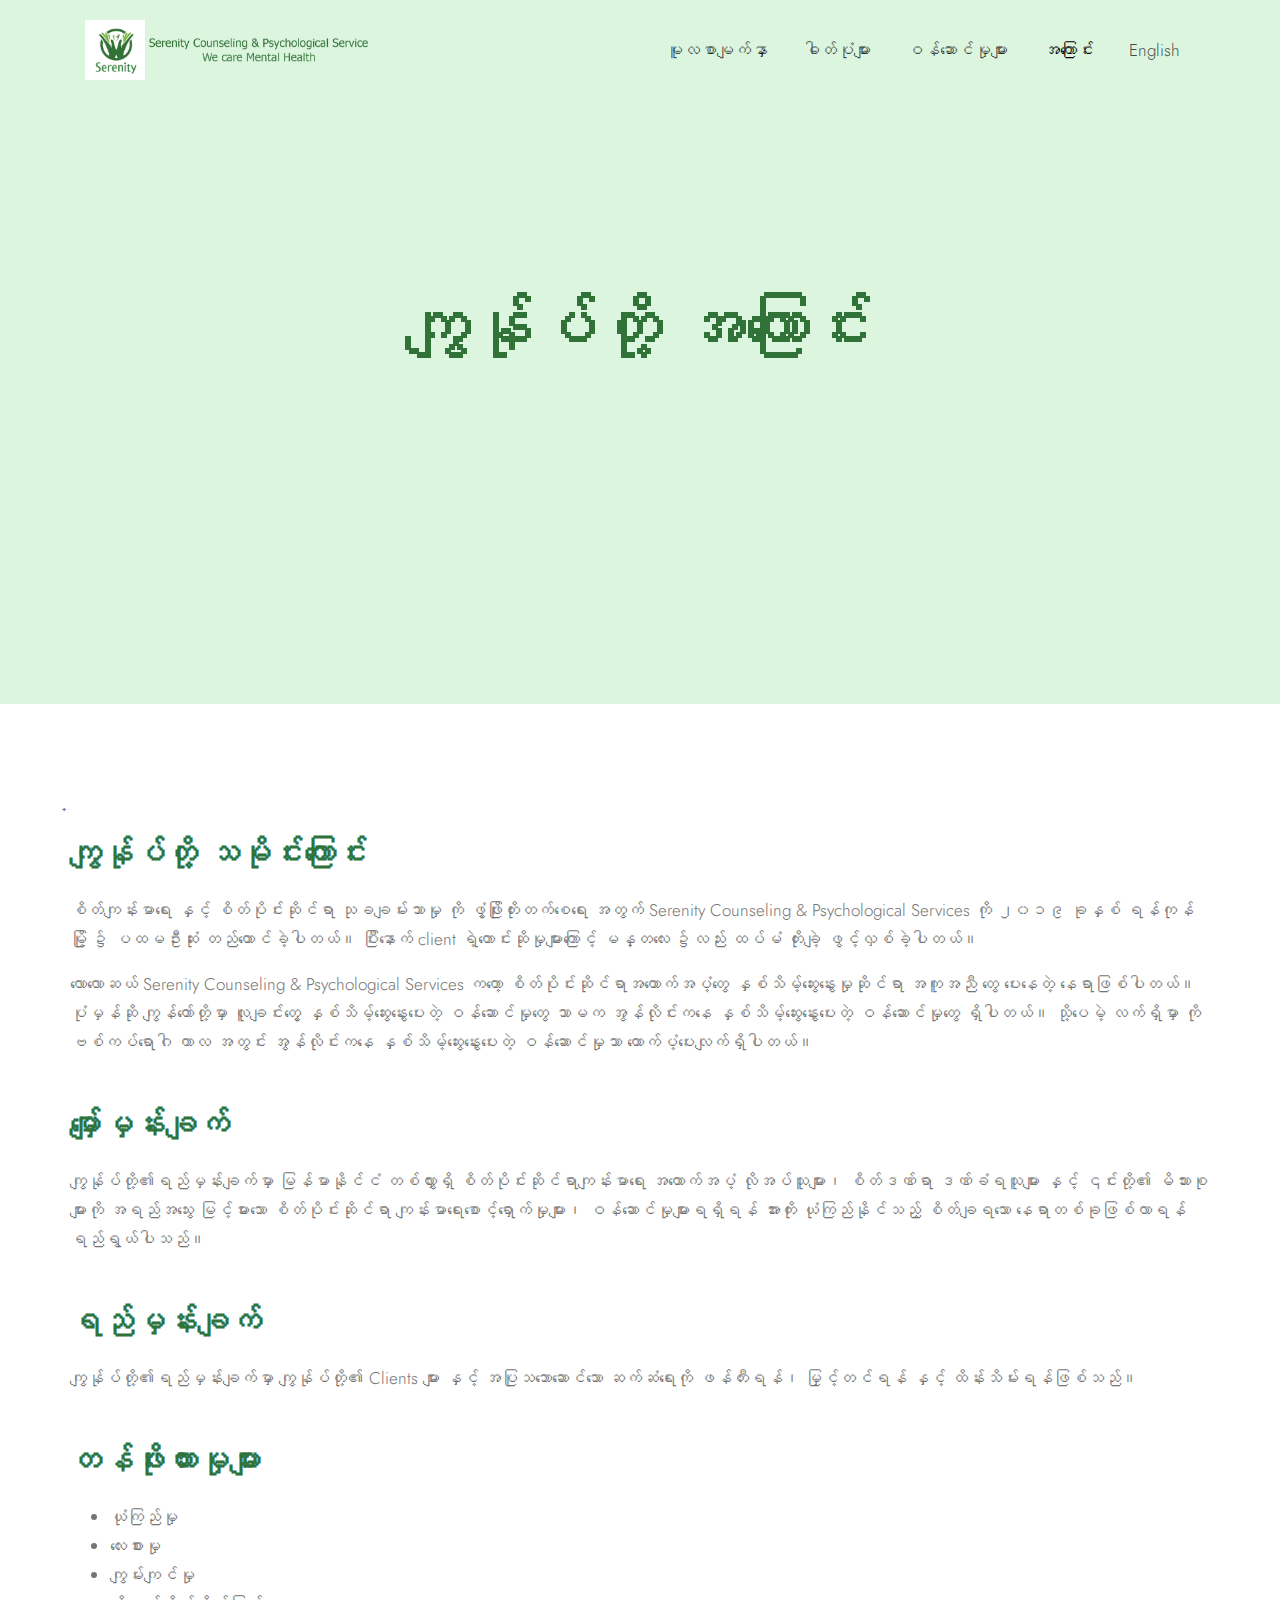
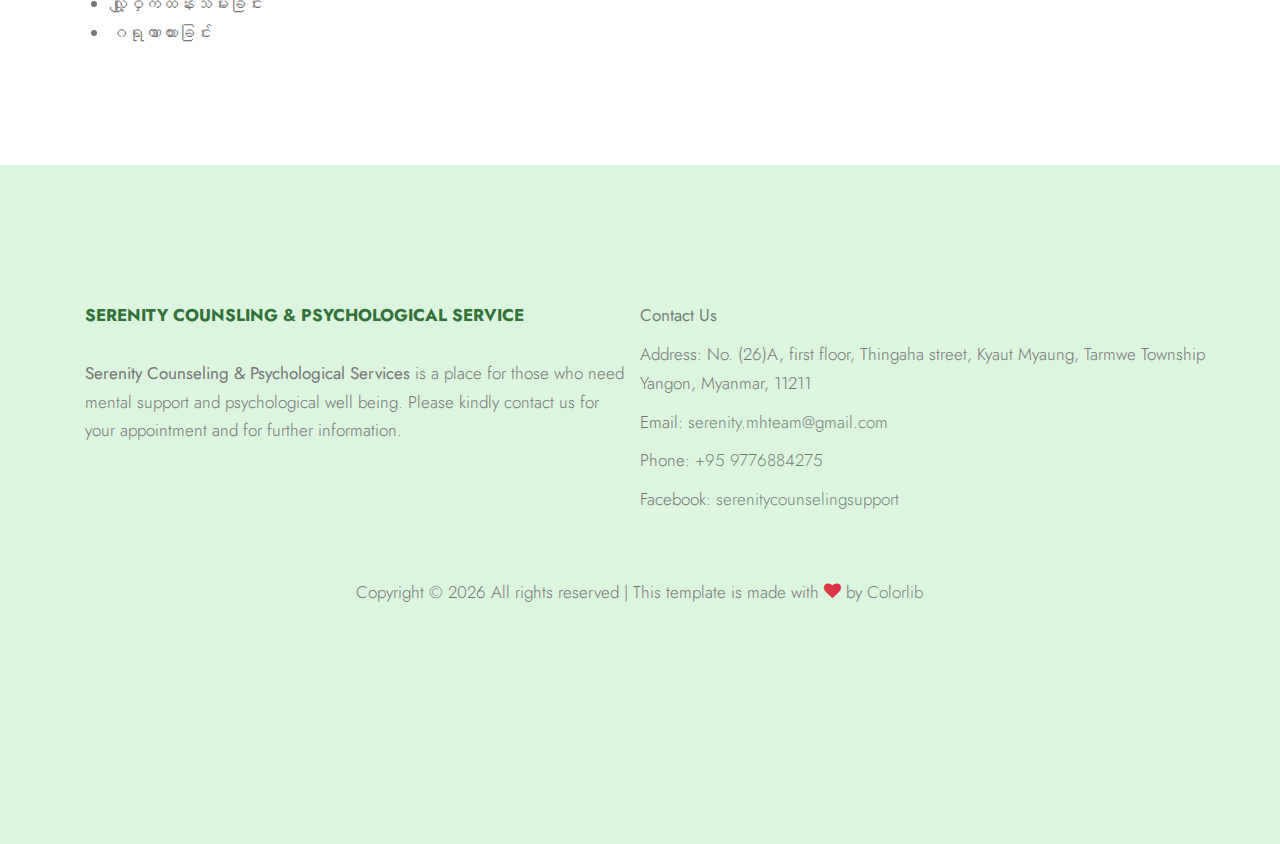
<file: about_mm.html>
<!doctype html>
<html lang="en">

<head>
  <title>Monarchy &mdash; Website Template by Colorlib</title>
  <meta charset="utf-8">
  <meta name="viewport" content="width=device-width, initial-scale=1, shrink-to-fit=no">

  <link href="https://fonts.googleapis.com/css2?family=Jost:wght@400;700&display=swap" rel="stylesheet">

  <link rel="stylesheet" href="fonts/icomoon/style.css">

  <link rel="stylesheet" href="css/bootstrap.min.css">
  <link rel="stylesheet" href="css/bootstrap-datepicker.css">
  <link rel="stylesheet" href="css/jquery.fancybox.min.css">
  <link rel="stylesheet" href="css/owl.carousel.min.css">
  <link rel="stylesheet" href="css/owl.theme.default.min.css">
  <link rel="stylesheet" href="fonts/flaticon/font/flaticon.css">
  <link rel="stylesheet" href="css/aos.css">

  <!-- MAIN CSS -->
  <link rel="stylesheet" href="css/style.css">

</head>

<body data-spy="scroll" data-target=".site-navbar-target" data-offset="300">


  <div class="site-wrap" id="home-section">

    <div class="site-mobile-menu site-navbar-target">
      <div class="site-mobile-menu-header">
        <div class="site-mobile-menu-close mt-3">
          <span class="icon-close2 js-menu-toggle"></span>
        </div>
      </div>
      <div class="site-mobile-menu-body"></div>
    </div>



    <header class="site-navbar site-navbar-target" role="banner">

      <div class="container">
        <div class="row align-items-center position-relative">

          <div class="col-3">
            <div class="site-logo">
              <a href="index.html" class="font-weight-bold">
                <img src="images/Logo_2.png" width="300" height="60" alt="Image">
              </a>
            </div>
          </div>

          <div class="col-9  text-right">
            <span class="d-inline-block d-lg-none"><a href="#"
                class="text-primary site-menu-toggle js-menu-toggle py-5"><span
                  class="icon-menu h3 text-primary"></span></a></span>
            <nav class="site-navigation text-right ml-auto d-none d-lg-block" role="navigation">
              <ul class="site-menu main-menu js-clone-nav ml-auto ">
                <li><a href="index_mm.html" class="nav-link">မူလစာမျက်နှာ</a></li>
                <li><a href="gallary.html" class="nav-link">ဓါတ်ပုံများ</a></li>
                <li><a href="services.html" class="nav-link">ဝန်ဆောင်မှုများ</a></li>
                <li class="active"><a href="about_mm.html" class="nav-link">အကြောင်း</a></li>
                <li><a href="index.html" class="nav-link">English</a></li>
              </ul>
            </nav>
          </div>
        </div>
      </div>
    </header>

    <div class="site-section-cover">
      <div class="container">
        <div class="row align-items-center text-center justify-content-center">
          <div class="col-lg-7">
            <h1 class="mb-4">ကျွန်ုပ်တို့ အကြောင်း</h1>
            <p class="lead mb-5"></p>
          </div>
        </div>
      </div>
    </div>

    <div class="site-section about-me">
      <div class="container">
        <div class="row align-items-center">္
          <div class="mb-3 mt-3">
            <h2 class="agnes-textcolor mb-4 font-weight-bold">ကျွန်ုပ်တို့ သမိုင်းကြောင်း</h2>
            <p>စိတ်ကျန်းမာရေး နှင့် စိတ်ပိုင်းဆိုင်ရာ သုခချမ်းသာမှု ကို ဖွံ့ဖြိုးတိုးတက်စေရေး အတွက် Serenity Counseling
              & Psychological Services ကို ၂၀၁၉ ခုနှစ် ရန်ကုန်မြို့ ၌ ပထမဦးဆုံး တည်ထောင်ခဲ့ပါတယ်။ ပြီးနောက် client
              ရဲ့တောင်းဆိုမှုများကြောင့် မန္တလေး ၌လည်း ထပ်မံ တိုးချဲ့ ဖွင့်လှစ်ခဲ့ပါတယ်။</p>
            <p>လောလောဆယ် Serenity Counseling & Psychological Services ကတော့ စိတ်ပိုင်းဆိုင်ရာအထောက်အပံ့တွေ
              နှစ်သိမ့်ဆွေးနွေးမှုဆိုင်ရာ အကူအညီ တွေ ပေးနေတဲ့ နေရာဖြစ်ပါတယ်။ ပုံမှန်ဆို ကျွန်တော်တို့မှာ လူချင်းတွေ့
              နှစ်သိမ့်ဆွေးနွေးပေးတဲ့ ဝန်ဆောင်မှုတွေ သာမက အွန်လိုင်းကနေ နှစ်သိမ့်ဆွေးနွေးပေးတဲ့ ဝန်ဆောင်မှုတွေ ရှိပါတယ်။
              သို့ပေမဲ့ လက်ရှိမှာ ကိုဗစ်ကပ်ရောဂါ ကာလ အတွင်း အွန်လိုင်းကနေ နှစ်သိမ့်ဆွေးနွေးပေးတဲ့ ဝန်ဆောင်မှုသာ
              ထောက်ပံ့ပေးလျက်ရှိပါတယ်။</p>
          </div>

          <div class="mb-3 mt-3">
            <h2 class="agnes-textcolor mb-4 font-weight-bold">မျှော်မှန်းချက်</h2>
            <p>ကျွန်ုပ်တို့၏ရည်မှန်းချက်မှာ မြန်မာနိုင်ငံ တစ်လွှားရှိ စိတ်ပိုင်းဆိုင်ရာကျန်းမာရေး အထောက်အပံ့
              လိုအပ်သူများ၊ စိတ်ဒဏ်ရာ ဒဏ်ခံရသူများ နှင့် ၎င်းတို့၏ မိသားစုများကို အရည်အသွေး မြင့်မားသော
              စိတ်ပိုင်းဆိုင်ရာ ကျန်းမာရေးစောင့်ရှောက်မှုများ၊ ဝန်ဆောင်မှုများရရှိရန် အားကိုး ယုံကြည်နိုင်သည့်
              စိတ်ချရသော နေရာတစ်ခုဖြစ်လာရန် ရည်ရွယ်ပါသည်။</p>
          </div>

          <div class="mb-3 mt-3">
            <h2 class="agnes-textcolor mb-4 font-weight-bold">ရည်မှန်းချက်</h2>
            <p>ကျွန်ုပ်တို့၏ရည်မှန်းချက်မှာ ကျွန်ုပ်တို့၏ Clients များ နှင့် အပြုသဘောဆောင်သော ဆက်ဆံရေးကို ဖန်တီးရန်၊
              မြှင့်တင်ရန် နှင့် ထိန်းသိမ်းရန်ဖြစ်သည်။</p>
          </div>

          <div class="mb-3 mt-3">
            <h2 class="agnes-textcolor mb-4 font-weight-bold">တန်ဖိုးထားမှုများ</h2>
            <ul>
              <li>ယုံကြည်မှု </li>
              <li>လေးစားမှု </li>
              <li>ကျွမ်းကျင်မှု </li>
              <li>လျှို့ဝှက်ထိန်းသိမ်းခြင်း </li>
              <li>ဂရုဏာထားခြင်း </li>
            </ul>
          </div>

        </div>
      </div>
    </div>

    <div class="footer site-section">
      <div class="container">
        <div class="row">
          <div class="col-md-6">
            <div class="site-logo-footer">
              <a href="index.html">Serenity Counsling & Psychological Service</a>
            </div>
            <br>
            <p><b>Serenity Counseling & Psychological Services</b> is a place for those who need mental
              support and psychological well being. Please kindly contact us for your appointment and for
              further information.</p>
          </div>
          <div class="col-md-6 ml-auto">
            <div class="row">
              <div class="ml-auto">
                <ul class="list-unstyled links">
                  <li><a href="#"><b>Contact Us</b></a></li>
                  <li>Address: No. (26)A, first floor, Thingaha street, Kyaut Myaung, Tarmwe Township
                    Yangon, Myanmar, 11211</li>
                  <li>Email: <a href="#">serenity.mhteam@gmail.com</a></li>
                  <li>Phone: <a href="#">+95 9776884275</a></li>
                  <li>Facebook: <a
                      href="https://www.facebook.com/serenitycounselingsupport">serenitycounselingsupport</a>
                  </li>
                </ul>
              </div>
            </div>
          </div>
        </div>
      </div>

      <div class="site-section pt-0 copyright">
        <div class="container">
          <div class="row mt-5 justify-content-center">
            <div class="col-md-7 text-center">
              <p>
                <!-- Link back to Colorlib can't be removed. Template is licensed under CC BY 3.0. -->
                Copyright &copy;
                <script>
                  document.write(new Date().getFullYear());
                </script> All rights reserved | This template is made with <i class="icon-heart text-danger"
                  aria-hidden="true"></i> by <a href="https://colorlib.com" target="_blank">Colorlib</a>
                <!-- Link back to Colorlib can't be removed. Template is licensed under CC BY 3.0. -->
              </p>
            </div>
          </div>
        </div>
      </div>
    </div>
  </div>

  <script src="js/jquery-3.3.1.min.js"></script>
  <script src="js/jquery-migrate-3.0.0.js"></script>
  <script src="js/popper.min.js"></script>
  <script src="js/bootstrap.min.js"></script>
  <script src="js/owl.carousel.min.js"></script>
  <script src="js/jquery.sticky.js"></script>
  <script src="js/jquery.waypoints.min.js"></script>
  <script src="js/jquery.animateNumber.min.js"></script>
  <script src="js/jquery.fancybox.min.js"></script>
  <script src="js/jquery.stellar.min.js"></script>
  <script src="js/jquery.easing.1.3.js"></script>
  <script src="js/bootstrap-datepicker.min.js"></script>
  <script src="js/isotope.pkgd.min.js"></script>
  <script src="js/aos.js"></script>


  <script src="js/typed.js"></script>
  <script>
    var typed = new Typed('.typed-words', {
      strings: ["Business", " Startups", " Organization", " Company"],
      typeSpeed: 80,
      backSpeed: 80,
      backDelay: 4000,
      startDelay: 1000,
      loop: true,
      showCursor: true
    });
  </script>

  <script src="js/main.js"></script>

</body>

</html>
</file>
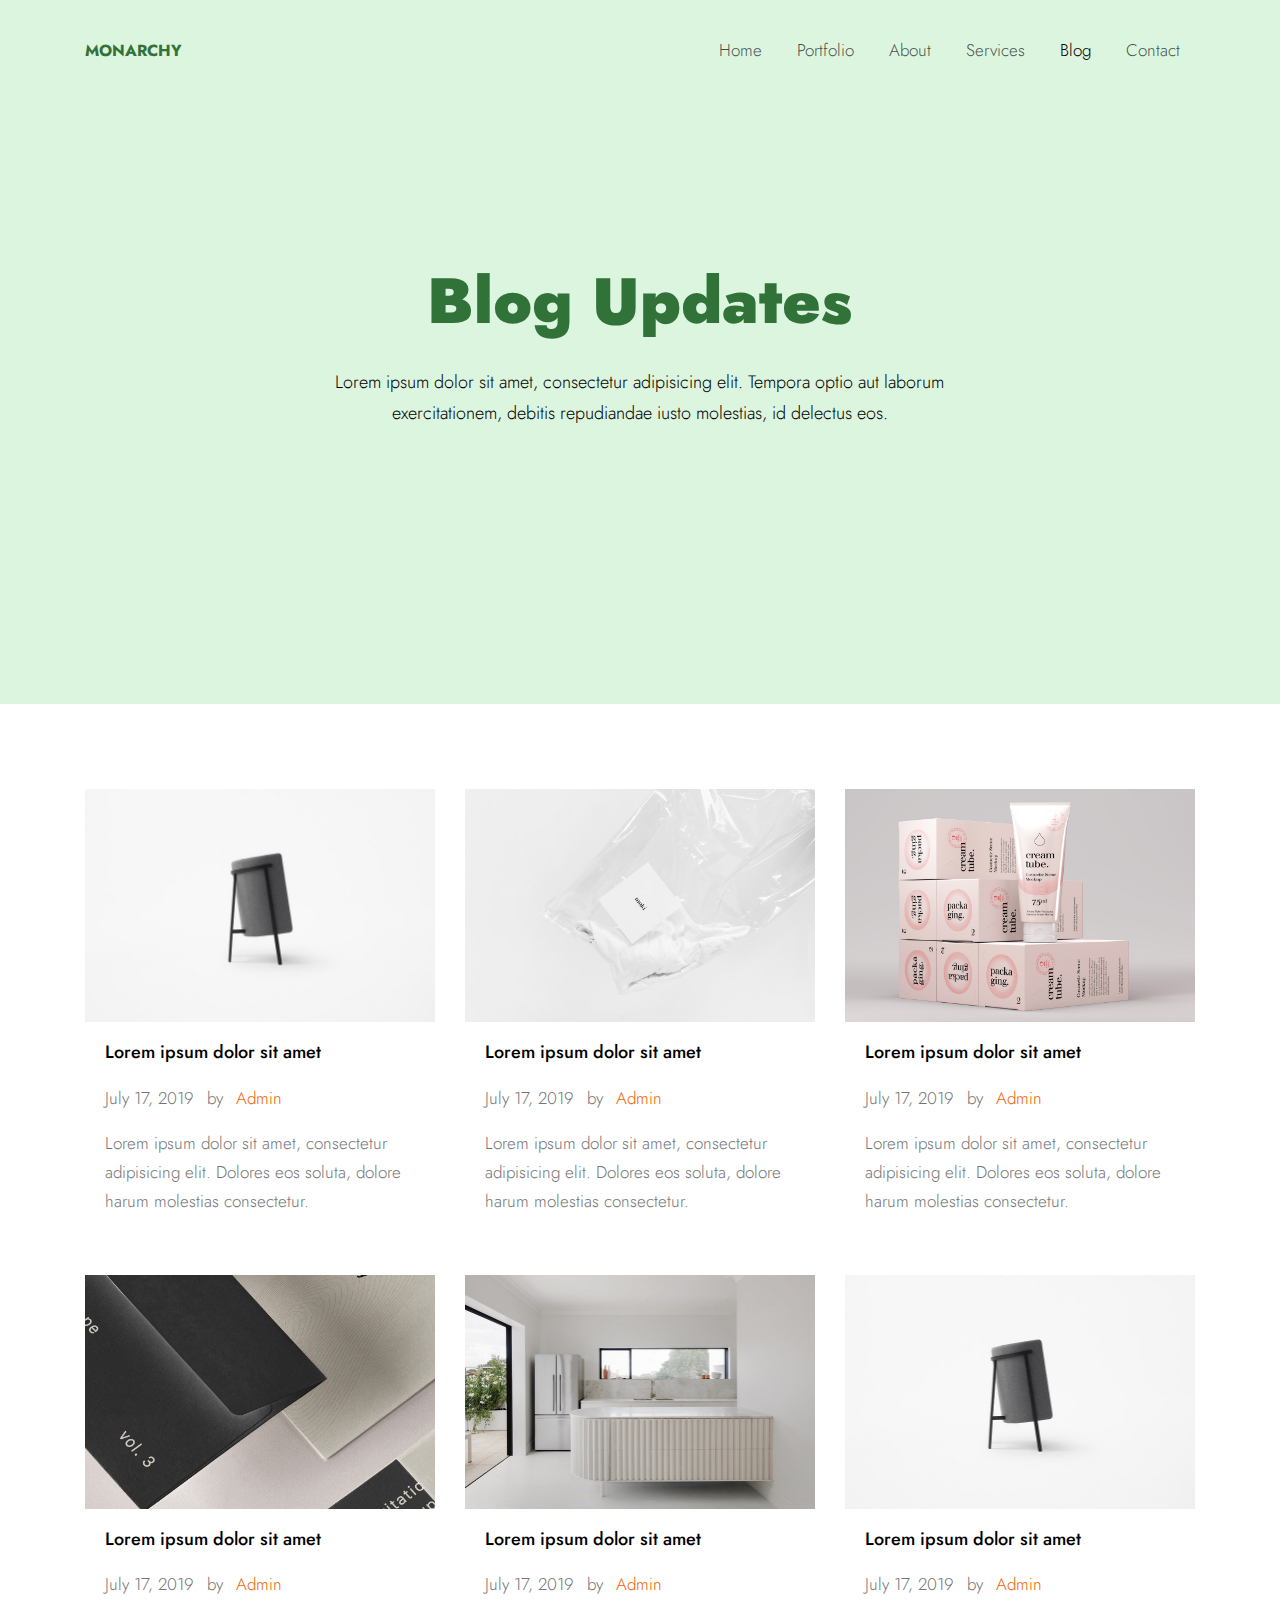
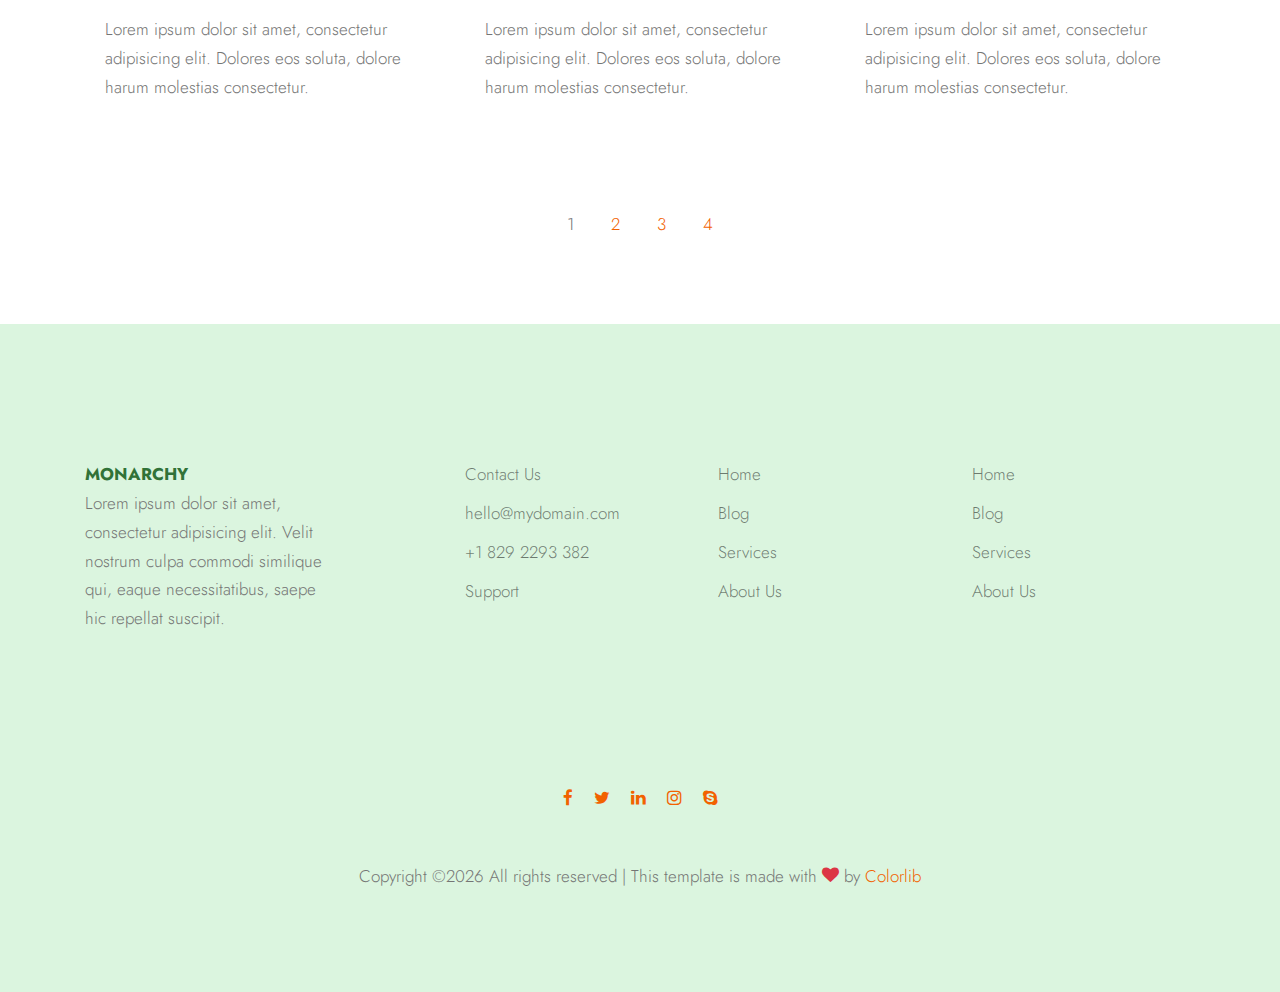
<file: blog.html>
<!doctype html>
<html lang="en">

<head>
  <title>Monarchy &mdash; Website Template by Colorlib</title>
  <meta charset="utf-8">
  <meta name="viewport" content="width=device-width, initial-scale=1, shrink-to-fit=no">

  <link href="https://fonts.googleapis.com/css2?family=Jost:wght@400;700&display=swap" rel="stylesheet">

  <link rel="stylesheet" href="fonts/icomoon/style.css">

  <link rel="stylesheet" href="css/bootstrap.min.css">
  <link rel="stylesheet" href="css/bootstrap-datepicker.css">
  <link rel="stylesheet" href="css/jquery.fancybox.min.css">
  <link rel="stylesheet" href="css/owl.carousel.min.css">
  <link rel="stylesheet" href="css/owl.theme.default.min.css">
  <link rel="stylesheet" href="fonts/flaticon/font/flaticon.css">
  <link rel="stylesheet" href="css/aos.css">

  <!-- MAIN CSS -->
  <link rel="stylesheet" href="css/style.css">

</head>

<body data-spy="scroll" data-target=".site-navbar-target" data-offset="300">


  <div class="site-wrap" id="home-section">

    <div class="site-mobile-menu site-navbar-target">
      <div class="site-mobile-menu-header">
        <div class="site-mobile-menu-close mt-3">
          <span class="icon-close2 js-menu-toggle"></span>
        </div>
      </div>
      <div class="site-mobile-menu-body"></div>
    </div>



    <header class="site-navbar site-navbar-target" role="banner">

      <div class="container">
        <div class="row align-items-center position-relative">

          <div class="col-3">
            <div class="site-logo">
              <a href="index.html" class="font-weight-bold">Monarchy</a>
            </div>
          </div>

          <div class="col-9  text-right">


            <span class="d-inline-block d-lg-none"><a href="#" class="text-primary site-menu-toggle js-menu-toggle py-5"><span class="icon-menu h3 text-primary"></span></a></span>



            <nav class="site-navigation text-right ml-auto d-none d-lg-block" role="navigation">
              <ul class="site-menu main-menu js-clone-nav ml-auto ">
                <li><a href="index.html" class="nav-link">Home</a></li>
                <li><a href="portfolio.html" class="nav-link">Portfolio</a></li>
                <li><a href="about.html" class="nav-link">About</a></li>
                <li><a href="services.html" class="nav-link">Services</a></li>
                <li class="active"><a href="blog.html" class="nav-link">Blog</a></li>
                <li><a href="contact.html" class="nav-link">Contact</a></li>
              </ul>
            </nav>
          </div>


        </div>
      </div>

    </header>

    
    <div class="site-section-cover">
      <div class="container">
        <div class="row align-items-center text-center justify-content-center">
          <div class="col-lg-7">
            <h1 class="mb-4">Blog Updates</h1>
            <p class="lead">Lorem ipsum dolor sit amet, consectetur adipisicing elit. Tempora optio aut laborum exercitationem, debitis repudiandae iusto molestias, id delectus eos.</p>
          </div>
        </div>
      </div>
    </div>
    

    <div class="site-section">
      <div class="container">
        <div class="row">
          <div class="col-lg-4 col-md-6 mb-4">
            <div class="post-entry-1 h-100">
              <a href="single.html">
                <img src="images/work_1.jpg" alt="Image"
                class="img-fluid">
              </a>
              <div class="post-entry-1-contents">

                <h2><a href="single.html">Lorem ipsum dolor sit amet</a></h2>
                <span class="meta d-inline-block mb-3">July 17, 2019 <span class="mx-2">by</span> <a href="#">Admin</a></span>
                <p>Lorem ipsum dolor sit amet, consectetur adipisicing elit. Dolores eos soluta, dolore harum molestias consectetur.</p>
              </div>
            </div>
          </div>
          <div class="col-lg-4 col-md-6 mb-4">
            <div class="post-entry-1 h-100">
              <a href="single.html">
                <img src="images/work_5.jpg" alt="Image"
                class="img-fluid">
              </a>
              <div class="post-entry-1-contents">

                <h2><a href="single.html">Lorem ipsum dolor sit amet</a></h2>
                <span class="meta d-inline-block mb-3">July 17, 2019 <span class="mx-2">by</span> <a href="#">Admin</a></span>
                <p>Lorem ipsum dolor sit amet, consectetur adipisicing elit. Dolores eos soluta, dolore harum molestias consectetur.</p>
              </div>
            </div>
          </div>

          <div class="col-lg-4 col-md-6 mb-4">
            <div class="post-entry-1 h-100">
              <a href="single.html">
                <img src="images/work_4.jpg" alt="Image"
                class="img-fluid">
              </a>
              <div class="post-entry-1-contents">

                <h2><a href="single.html">Lorem ipsum dolor sit amet</a></h2>
                <span class="meta d-inline-block mb-3">July 17, 2019 <span class="mx-2">by</span> <a href="#">Admin</a></span>
                <p>Lorem ipsum dolor sit amet, consectetur adipisicing elit. Dolores eos soluta, dolore harum molestias consectetur.</p>
              </div>
            </div>
          </div>


          <div class="col-lg-4 col-md-6 mb-4">
            <div class="post-entry-1 h-100">
              <a href="single.html">
                <img src="images/work_3.jpg" alt="Image"
                class="img-fluid">
              </a>
              <div class="post-entry-1-contents">

                <h2><a href="single.html">Lorem ipsum dolor sit amet</a></h2>
                <span class="meta d-inline-block mb-3">July 17, 2019 <span class="mx-2">by</span> <a href="#">Admin</a></span>
                <p>Lorem ipsum dolor sit amet, consectetur adipisicing elit. Dolores eos soluta, dolore harum molestias consectetur.</p>
              </div>
            </div>
          </div>
          <div class="col-lg-4 col-md-6 mb-4">
            <div class="post-entry-1 h-100">
              <a href="single.html">
                <img src="images/work_2.jpg" alt="Image"
                class="img-fluid">
              </a>
              <div class="post-entry-1-contents">

                <h2><a href="single.html">Lorem ipsum dolor sit amet</a></h2>
                <span class="meta d-inline-block mb-3">July 17, 2019 <span class="mx-2">by</span> <a href="#">Admin</a></span>
                <p>Lorem ipsum dolor sit amet, consectetur adipisicing elit. Dolores eos soluta, dolore harum molestias consectetur.</p>
              </div>
            </div>
          </div>

          <div class="col-lg-4 col-md-6 mb-4">
            <div class="post-entry-1 h-100">
              <a href="single.html">
                <img src="images/work_1.jpg" alt="Image"
                class="img-fluid">
              </a>
              <div class="post-entry-1-contents">

                <h2><a href="single.html">Lorem ipsum dolor sit amet</a></h2>
                <span class="meta d-inline-block mb-3">July 17, 2019 <span class="mx-2">by</span> <a href="#">Admin</a></span>
                <p>Lorem ipsum dolor sit amet, consectetur adipisicing elit. Dolores eos soluta, dolore harum molestias consectetur.</p>
              </div>
            </div>
          </div>


          <div class="col-12 mt-5 text-center">
            <span class="p-3">1</span>
            <a href="#" class="p-3">2</a>
            <a href="#" class="p-3">3</a>
            <a href="#" class="p-3">4</a>
          </div>
          
        </div>
      </div>
    </div>

    <div class="footer site-section">
      <div class="container">
        <div class="row">
          <div class="col-md-3">
            <div class="site-logo-footer">
              <a href="index.html">Monarchy</a>
            </div> 
            <p>Lorem ipsum dolor sit amet, consectetur adipisicing elit. Velit nostrum culpa commodi similique qui, eaque necessitatibus, saepe hic repellat suscipit.</p>
          </div>
          <div class="col-md-8 ml-auto">
            <div class="row">
              <div class="col-md-4 ml-auto">
                <ul class="list-unstyled links">
                  <li><a href="#">Contact Us</a></li>
                  <li><a href="#">hello@mydomain.com</a></li>
                  <li><a href="#">+1 829 2293 382</a></li>
                  <li><a href="#">Support</a></li>
                </ul>
              </div>
              <div class="col-md-4">
                <ul class="list-unstyled links">
                  <li><a href="#">Home</a></li>
                  <li><a href="#">Blog</a></li>
                  <li><a href="#">Services</a></li>
                  <li><a href="#">About Us</a></li>
                </ul>
              </div>
              <div class="col-md-4">
                <ul class="list-unstyled links">
                  <li><a href="#">Home</a></li>
                  <li><a href="#">Blog</a></li>
                  <li><a href="#">Services</a></li>
                  <li><a href="#">About Us</a></li>
                </ul>
              </div>
            </div>
          </div>
        </div>
      </div>
    </div>

    <div class="site-section pt-0 copyright">
      <div class="container">
        <div class="row mb-4 text-center">
          <div class="col">
            <a href="#"><span class="m-2 icon-facebook"></span></a>
            <a href="#"><span class="m-2 icon-twitter"></span></a>
            <a href="#"><span class="m-2 icon-linkedin"></span></a>
            <a href="#"><span class="m-2 icon-instagram"></span></a>
            <a href="#"><span class="m-2 icon-skype"></span></a>
          </div>
        </div>
        <div class="row mt-5 justify-content-center">
          <div class="col-md-7 text-center">
            <p>
              <!-- Link back to Colorlib can't be removed. Template is licensed under CC BY 3.0. -->
              Copyright &copy;<script>document.write(new Date().getFullYear());</script> All rights reserved | This template is made with <i class="icon-heart text-danger" aria-hidden="true"></i> by <a href="https://colorlib.com" target="_blank" >Colorlib</a>
              <!-- Link back to Colorlib can't be removed. Template is licensed under CC BY 3.0. -->
            </p>
          </div>
        </div>
      </div>
    </div>



  </div>

  <script src="js/jquery-3.3.1.min.js"></script>
  <script src="js/jquery-migrate-3.0.0.js"></script>
  <script src="js/popper.min.js"></script>
  <script src="js/bootstrap.min.js"></script>
  <script src="js/owl.carousel.min.js"></script>
  <script src="js/jquery.sticky.js"></script>
  <script src="js/jquery.waypoints.min.js"></script>
  <script src="js/jquery.animateNumber.min.js"></script>
  <script src="js/jquery.fancybox.min.js"></script>
  <script src="js/jquery.stellar.min.js"></script>
  <script src="js/jquery.easing.1.3.js"></script>
  <script src="js/bootstrap-datepicker.min.js"></script>
  <script src="js/isotope.pkgd.min.js"></script>
  <script src="js/aos.js"></script>


  <script src="js/typed.js"></script>
  <script>
    var typed = new Typed('.typed-words', {
      strings: ["Business"," Startups"," Organization", " Company"],
      typeSpeed: 80,
      backSpeed: 80,
      backDelay: 4000,
      startDelay: 1000,
      loop: true,
      showCursor: true
    });
  </script>


  <script src="js/main.js"></script>

</body>

</html>
</file>
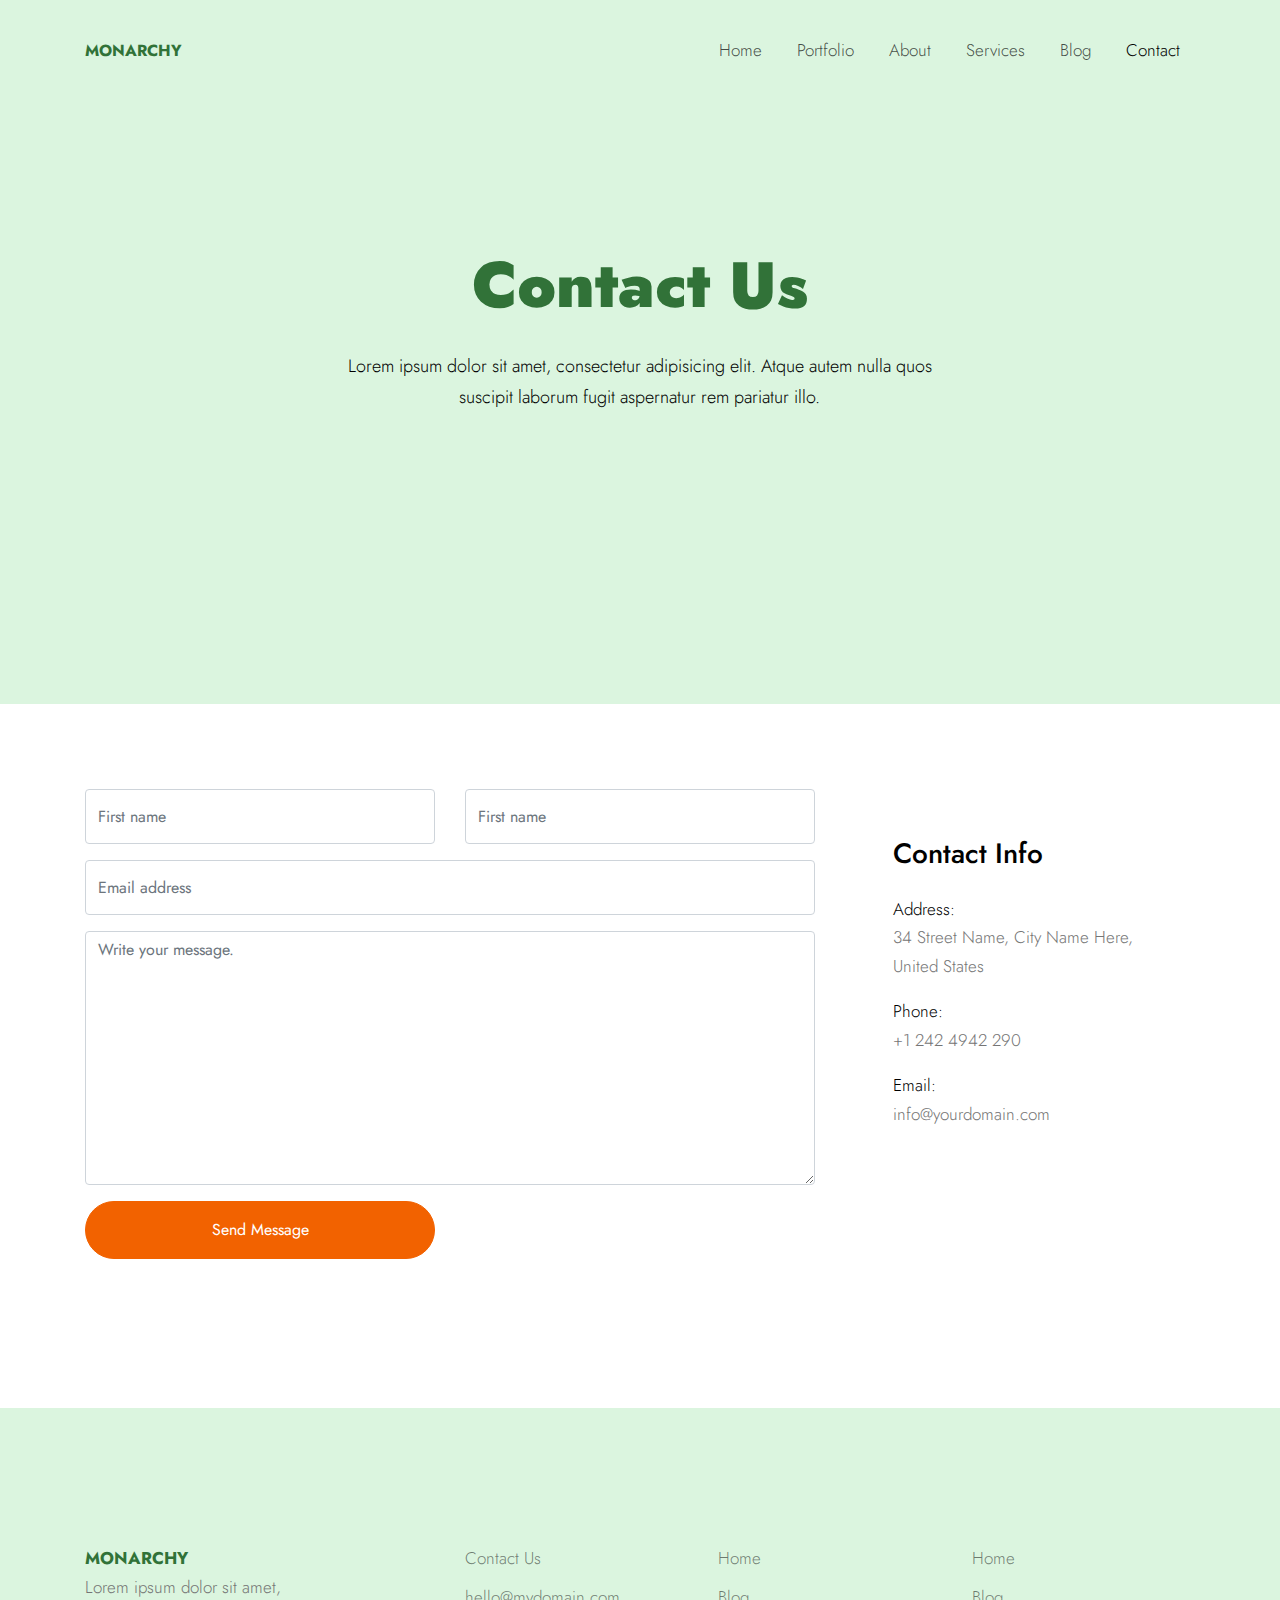
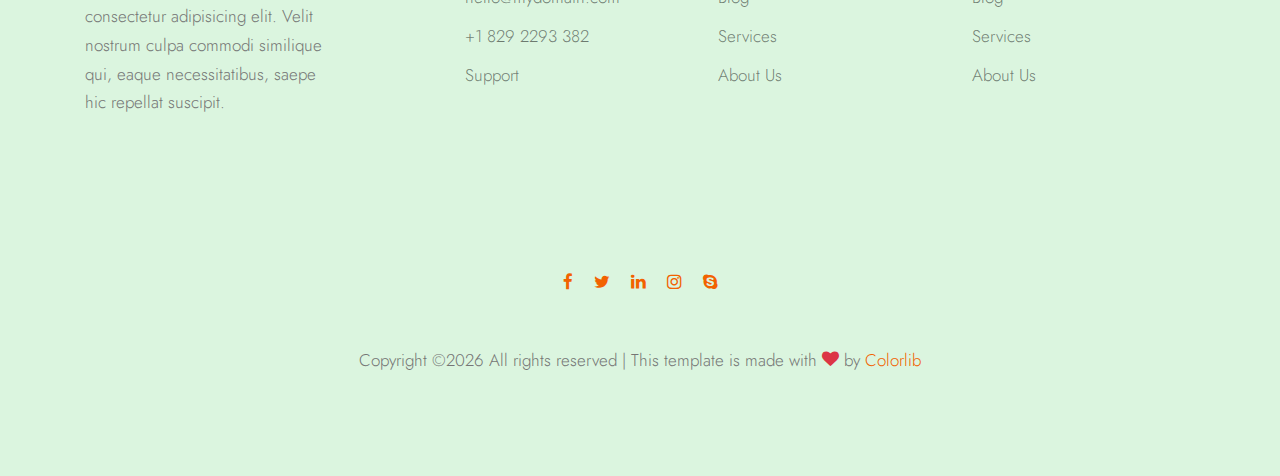
<file: contact.html>
<!doctype html>
<html lang="en">

<head>
  <title>Monarchy &mdash; Website Template by Colorlib</title>
  <meta charset="utf-8">
  <meta name="viewport" content="width=device-width, initial-scale=1, shrink-to-fit=no">

  <link href="https://fonts.googleapis.com/css2?family=Jost:wght@400;700&display=swap" rel="stylesheet">

  <link rel="stylesheet" href="fonts/icomoon/style.css">

  <link rel="stylesheet" href="css/bootstrap.min.css">
  <link rel="stylesheet" href="css/bootstrap-datepicker.css">
  <link rel="stylesheet" href="css/jquery.fancybox.min.css">
  <link rel="stylesheet" href="css/owl.carousel.min.css">
  <link rel="stylesheet" href="css/owl.theme.default.min.css">
  <link rel="stylesheet" href="fonts/flaticon/font/flaticon.css">
  <link rel="stylesheet" href="css/aos.css">

  <!-- MAIN CSS -->
  <link rel="stylesheet" href="css/style.css">

</head>

<body data-spy="scroll" data-target=".site-navbar-target" data-offset="300">


  <div class="site-wrap" id="home-section">

    <div class="site-mobile-menu site-navbar-target">
      <div class="site-mobile-menu-header">
        <div class="site-mobile-menu-close mt-3">
          <span class="icon-close2 js-menu-toggle"></span>
        </div>
      </div>
      <div class="site-mobile-menu-body"></div>
    </div>



    <header class="site-navbar site-navbar-target" role="banner">

      <div class="container">
        <div class="row align-items-center position-relative">

          <div class="col-3">
            <div class="site-logo">
              <a href="index.html" class="font-weight-bold">Monarchy</a>
            </div>
          </div>

          <div class="col-9  text-right">


            <span class="d-inline-block d-lg-none"><a href="#" class="text-primary site-menu-toggle js-menu-toggle py-5"><span class="icon-menu h3 text-primary"></span></a></span>



            <nav class="site-navigation text-right ml-auto d-none d-lg-block" role="navigation">
              <ul class="site-menu main-menu js-clone-nav ml-auto ">
                <li><a href="index.html" class="nav-link">Home</a></li>
                <li><a href="portfolio.html" class="nav-link">Portfolio</a></li>
                <li><a href="about.html" class="nav-link">About</a></li>
                <li><a href="services.html" class="nav-link">Services</a></li>
                <li><a href="blog.html" class="nav-link">Blog</a></li>
                <li class="active"><a href="contact.html" class="nav-link">Contact</a></li>
              </ul>
            </nav>
          </div>


        </div>
      </div>

    </header>

    
    <div class="site-section-cover">
      <div class="container">
        <div class="row align-items-center text-center justify-content-center">
          <div class="col-lg-7">
            <h1 class="mb-4">Contact Us</h1>
            <p class="lead mb-5">Lorem ipsum dolor sit amet, consectetur adipisicing elit. Atque autem nulla quos suscipit laborum fugit aspernatur rem pariatur illo.</p>
          </div>
        </div>
      </div>
    </div>
    
    <div class="site-section bg-left-half">
      <div class="container">


        <div class="row">
          <div class="col-lg-8 mb-5" >
            <form action="#" method="post">
              <div class="form-group row">
                <div class="col-md-6 mb-4 mb-lg-0">
                  <input type="text" class="form-control" placeholder="First name">
                </div>
                <div class="col-md-6">
                  <input type="text" class="form-control" placeholder="First name">
                </div>
              </div>

              <div class="form-group row">
                <div class="col-md-12">
                  <input type="text" class="form-control" placeholder="Email address">
                </div>
              </div>

              <div class="form-group row">
                <div class="col-md-12">
                  <textarea name="" id="" class="form-control" placeholder="Write your message." cols="30" rows="10"></textarea>
                </div>
              </div>
              <div class="form-group row">
                <div class="col-md-6 mr-auto">
                  <input type="submit" class="btn btn-block btn-primary text-white py-3 px-5" value="Send Message">
                </div>
              </div>
            </form>
          </div>
          <div class="col-lg-4 ml-auto">
            <div class="bg-white p-3 p-md-5">
              <h3 class="text-black mb-4">Contact Info</h3>
              <ul class="list-unstyled footer-link">
                <li class="d-block mb-3">
                  <span class="d-block text-black">Address:</span>
                  <span>34 Street Name, City Name Here, United States</span></li>
                  <li class="d-block mb-3"><span class="d-block text-black">Phone:</span><span>+1 242 4942 290</span></li>
                  <li class="d-block mb-3"><span class="d-block text-black">Email:</span><span>info@yourdomain.com</span></li>
                </ul>
              </div>
            </div>
          </div>

        </div>
      </div> <!-- END .site-section -->
      <div class="footer site-section">
        <div class="container">
          <div class="row">
            <div class="col-md-3">
              <div class="site-logo-footer">
                <a href="index.html">Monarchy</a>
              </div> 
              <p>Lorem ipsum dolor sit amet, consectetur adipisicing elit. Velit nostrum culpa commodi similique qui, eaque necessitatibus, saepe hic repellat suscipit.</p>
            </div>
            <div class="col-md-8 ml-auto">
              <div class="row">
                <div class="col-md-4 ml-auto">
                  <ul class="list-unstyled links">
                    <li><a href="#">Contact Us</a></li>
                    <li><a href="#">hello@mydomain.com</a></li>
                    <li><a href="#">+1 829 2293 382</a></li>
                    <li><a href="#">Support</a></li>
                  </ul>
                </div>
                <div class="col-md-4">
                  <ul class="list-unstyled links">
                    <li><a href="#">Home</a></li>
                    <li><a href="#">Blog</a></li>
                    <li><a href="#">Services</a></li>
                    <li><a href="#">About Us</a></li>
                  </ul>
                </div>
                <div class="col-md-4">
                  <ul class="list-unstyled links">
                    <li><a href="#">Home</a></li>
                    <li><a href="#">Blog</a></li>
                    <li><a href="#">Services</a></li>
                    <li><a href="#">About Us</a></li>
                  </ul>
                </div>
              </div>
            </div>
          </div>
        </div>
      </div>

      <div class="site-section pt-0 copyright">
        <div class="container">
          <div class="row mb-4 text-center">
            <div class="col">
              <a href="#"><span class="m-2 icon-facebook"></span></a>
              <a href="#"><span class="m-2 icon-twitter"></span></a>
              <a href="#"><span class="m-2 icon-linkedin"></span></a>
              <a href="#"><span class="m-2 icon-instagram"></span></a>
              <a href="#"><span class="m-2 icon-skype"></span></a>
            </div>
          </div>
          <div class="row mt-5 justify-content-center">
            <div class="col-md-7 text-center">
              <p>
                <!-- Link back to Colorlib can't be removed. Template is licensed under CC BY 3.0. -->
                Copyright &copy;<script>document.write(new Date().getFullYear());</script> All rights reserved | This template is made with <i class="icon-heart text-danger" aria-hidden="true"></i> by <a href="https://colorlib.com" target="_blank" >Colorlib</a>
                <!-- Link back to Colorlib can't be removed. Template is licensed under CC BY 3.0. -->
              </p>
            </div>
          </div>
        </div>
      </div>



    </div>

    <script src="js/jquery-3.3.1.min.js"></script>
    <script src="js/jquery-migrate-3.0.0.js"></script>
    <script src="js/popper.min.js"></script>
    <script src="js/bootstrap.min.js"></script>
    <script src="js/owl.carousel.min.js"></script>
    <script src="js/jquery.sticky.js"></script>
    <script src="js/jquery.waypoints.min.js"></script>
    <script src="js/jquery.animateNumber.min.js"></script>
    <script src="js/jquery.fancybox.min.js"></script>
    <script src="js/jquery.stellar.min.js"></script>
    <script src="js/jquery.easing.1.3.js"></script>
    <script src="js/bootstrap-datepicker.min.js"></script>
    <script src="js/isotope.pkgd.min.js"></script>
    <script src="js/aos.js"></script>


    <script src="js/typed.js"></script>
    <script>
      var typed = new Typed('.typed-words', {
        strings: ["Business"," Startups"," Organization", " Company"],
        typeSpeed: 80,
        backSpeed: 80,
        backDelay: 4000,
        startDelay: 1000,
        loop: true,
        showCursor: true
      });
    </script>


    <script src="js/main.js"></script>

  </body>

  </html>
</file>
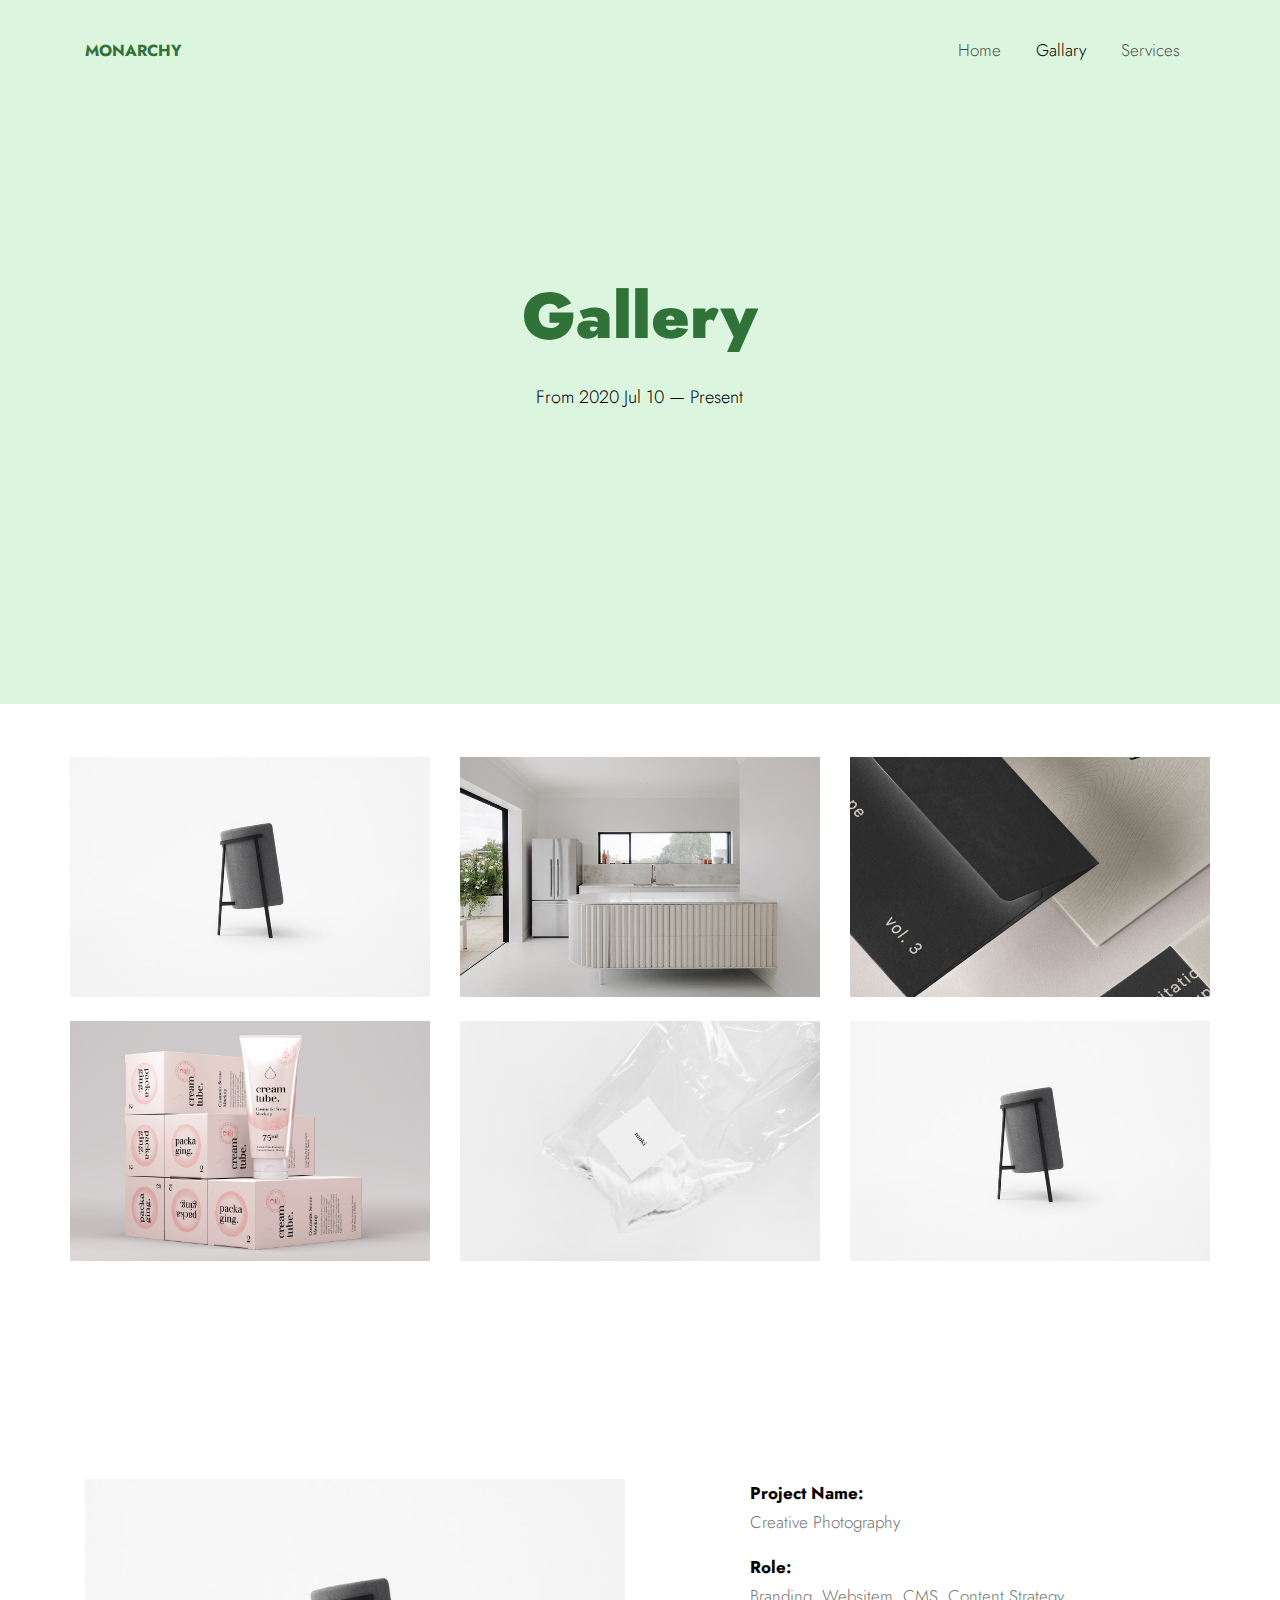
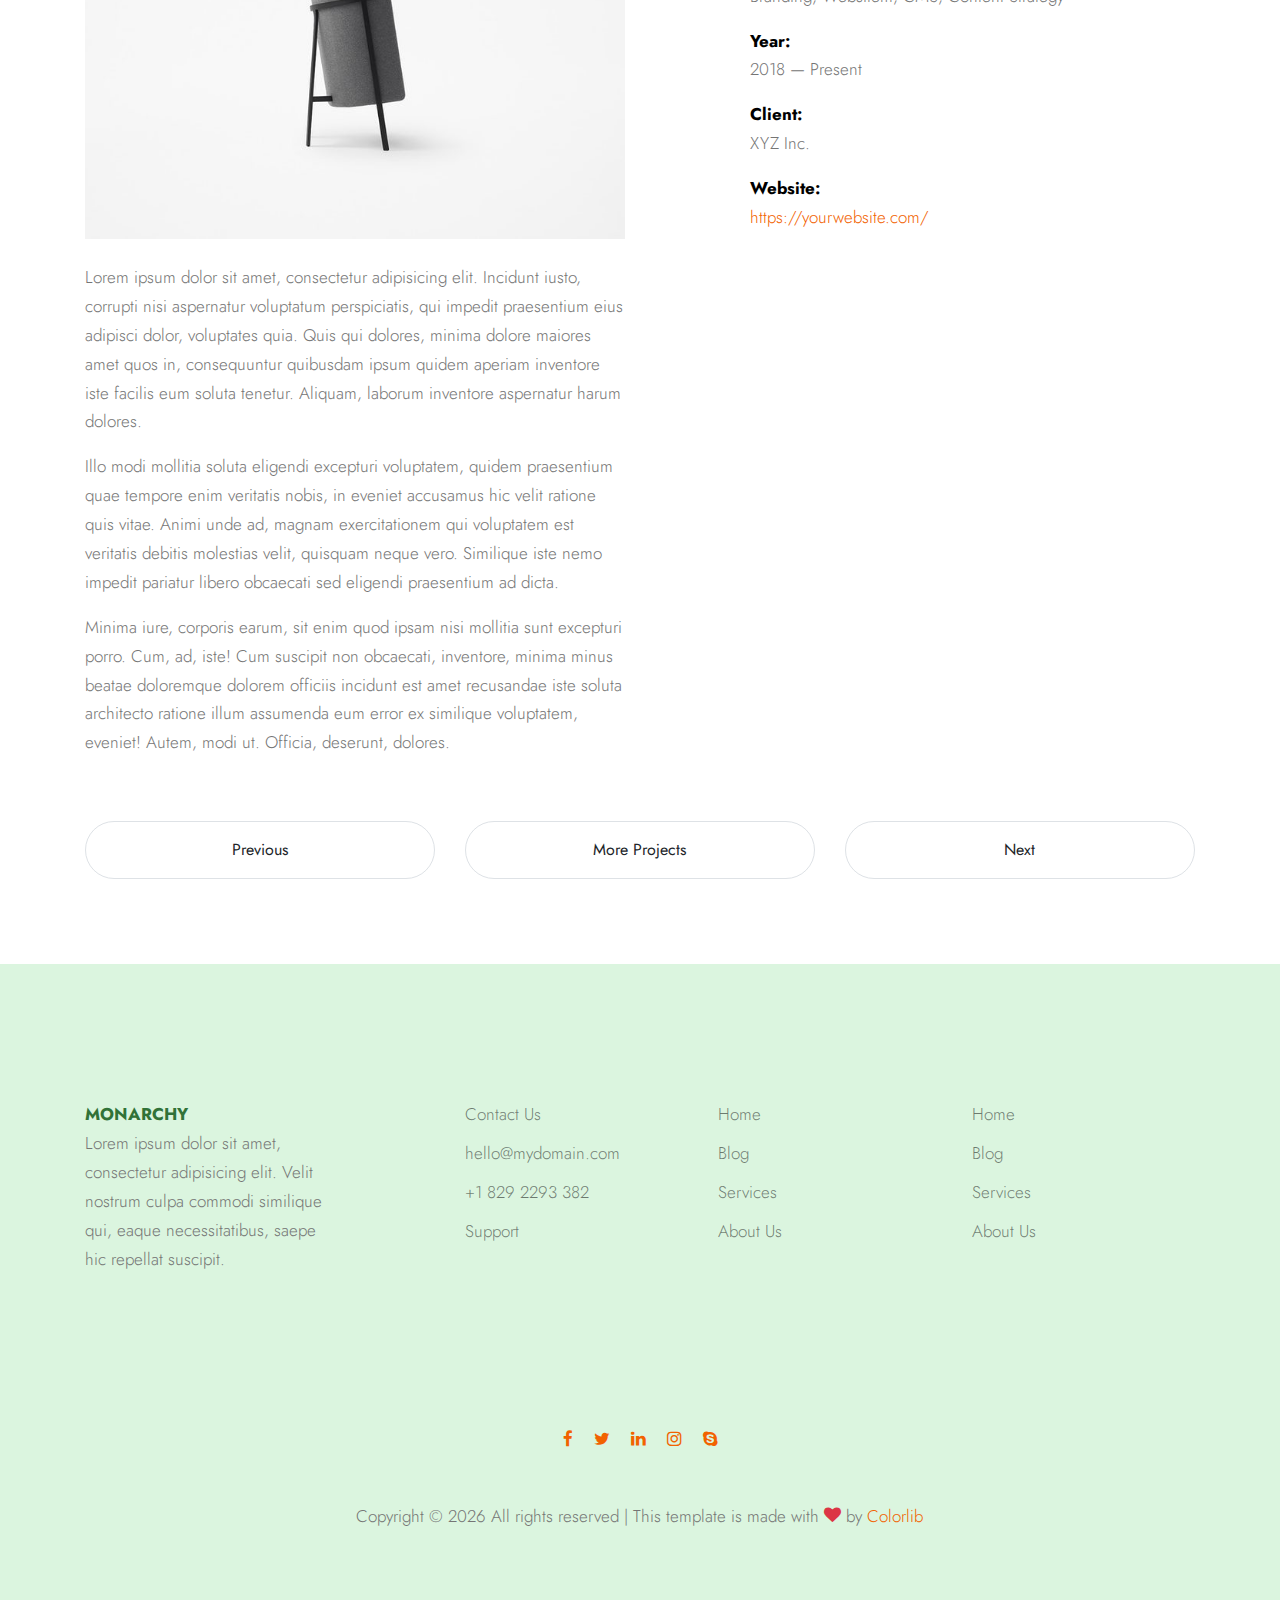
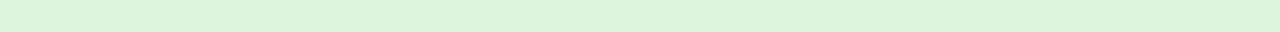
<file: gallary.html>
<!doctype html>
<html lang="en">

<head>
    <title>Monarchy &mdash; Website Template by Colorlib</title>
    <meta charset="utf-8">
    <meta name="viewport" content="width=device-width, initial-scale=1, shrink-to-fit=no">

    <link href="https://fonts.googleapis.com/css2?family=Jost:wght@400;700&display=swap" rel="stylesheet">

    <link rel="stylesheet" href="fonts/icomoon/style.css">

    <link rel="stylesheet" href="css/bootstrap.min.css">
    <link rel="stylesheet" href="css/bootstrap-datepicker.css">
    <link rel="stylesheet" href="css/jquery.fancybox.min.css">
    <link rel="stylesheet" href="css/owl.carousel.min.css">
    <link rel="stylesheet" href="css/owl.theme.default.min.css">
    <link rel="stylesheet" href="fonts/flaticon/font/flaticon.css">
    <link rel="stylesheet" href="css/aos.css">

    <!-- MAIN CSS -->
    <link rel="stylesheet" href="css/style.css">

</head>

<body data-spy="scroll" data-target=".site-navbar-target" data-offset="300">
    <div class="site-wrap" id="home-section">
        <div class="site-mobile-menu site-navbar-target">
            <div class="site-mobile-menu-header">
                <div class="site-mobile-menu-close mt-3">
                    <span class="icon-close2 js-menu-toggle"></span>
                </div>
            </div>
            <div class="site-mobile-menu-body"></div>
        </div>
        <header class="site-navbar site-navbar-target" role="banner">
            <div class="container">
                <div class="row align-items-center position-relative">
                    <div class="col-3">
                        <div class="site-logo">
                            <a href="index.html" class="font-weight-bold">Monarchy</a>
                        </div>
                    </div>
                    <div class="col-9  text-right">
                        <span class="d-inline-block d-lg-none"><a href="#" class="text-primary site-menu-toggle js-menu-toggle py-5"><span class="icon-menu h3 text-primary"></span></a>
                        </span>
                        <nav class="site-navigation text-right ml-auto d-none d-lg-block" role="navigation">
                            <ul class="site-menu main-menu js-clone-nav ml-auto ">
                                <li><a href="index.html" class="nav-link">Home</a></li>
                                <li class="active"><a href="gallary.html" class="nav-link">Gallary</a></li>
                                <li><a href="services.html" class="nav-link">Services</a></li>
                            </ul>
                        </nav>
                    </div>
                </div>
            </div>
        </header>


        <div class="site-section-cover">
            <div class="container">
                <div class="row align-items-center text-center justify-content-center">
                    <div class="col-lg-7">
                        <h1 class="mb-4">Gallery</h1>
                        <p class="lead">From 2020 Jul 10 &mdash; Present</p>
                    </div>
                </div>
            </div>
        </div>


        <div class="container portfolio-wrap site-section">
            <h2 class="mb-5"></h2>
            <div class="row mb-4">
                <div class="col-sm-6 col-md-6 col-lg-4 mb-4">
                    <a href="portfolio-single.html" class="portfolio-item"><img src="images/work_1.jpg" alt="Image" class="img-fluid"></a>
                </div>
                <div class="col-sm-6 col-md-6 col-lg-4 mb-4">
                    <a href="portfolio-single.html" class="portfolio-item"><img src="images/work_2.jpg" alt="Image" class="img-fluid"></a>
                </div>
                <div class="col-sm-6 col-md-6 col-lg-4 mb-4">
                    <a href="portfolio-single.html" class="portfolio-item"><img src="images/work_3.jpg" alt="Image" class="img-fluid"></a>
                </div>

                <div class="col-sm-6 col-md-6 col-lg-4 mb-4">
                    <a href="portfolio-single.html" class="portfolio-item"><img src="images/work_4.jpg" alt="Image" class="img-fluid"></a>
                </div>
                <div class="col-sm-6 col-md-6 col-lg-4 mb-4">
                    <a href="portfolio-single.html" class="portfolio-item"><img src="images/work_5.jpg" alt="Image" class="img-fluid"></a>
                </div>
                <div class="col-sm-6 col-md-6 col-lg-4 mb-4">
                    <a href="portfolio-single.html" class="portfolio-item"><img src="images/work_1.jpg" alt="Image" class="img-fluid"></a>
                </div>
            </div>
        </div>


        <div class="site-section">
            <div class="container">
                <div class="row mb-5">
                    <div class="col-md-6">
                        <img src="images/work_1.jpg" alt="Image" class="img-fluid mb-4">
                        <p>Lorem ipsum dolor sit amet, consectetur adipisicing elit. Incidunt iusto, corrupti nisi aspernatur voluptatum perspiciatis, qui impedit praesentium eius adipisci dolor, voluptates quia. Quis qui dolores, minima dolore maiores amet
                            quos in, consequuntur quibusdam ipsum quidem aperiam inventore iste facilis eum soluta tenetur. Aliquam, laborum inventore aspernatur harum dolores.</p>
                        <p>Illo modi mollitia soluta eligendi excepturi voluptatem, quidem praesentium quae tempore enim veritatis nobis, in eveniet accusamus hic velit ratione quis vitae. Animi unde ad, magnam exercitationem qui voluptatem est veritatis
                            debitis molestias velit, quisquam neque vero. Similique iste nemo impedit pariatur libero obcaecati sed eligendi praesentium ad dicta.</p>
                        <p>Minima iure, corporis earum, sit enim quod ipsam nisi mollitia sunt excepturi porro. Cum, ad, iste! Cum suscipit non obcaecati, inventore, minima minus beatae doloremque dolorem officiis incidunt est amet recusandae iste soluta
                            architecto ratione illum assumenda eum error ex similique voluptatem, eveniet! Autem, modi ut. Officia, deserunt, dolores.</p>
                    </div>
                    <div class="col-md-5 ml-auto">
                        <p>
                            <strong class="font-weight-bold text-black">Project Name:</strong> <br> Creative Photography
                        </p>
                        <p>
                            <strong class="font-weight-bold text-black">Role:</strong> <br> Branding, Websitem, CMS, Content Strategy
                        </p>
                        <p>
                            <strong class="font-weight-bold text-black">Year:</strong> <br> 2018 &mdash; Present
                        </p>
                        <p>
                            <strong class="font-weight-bold text-black">Client:</strong> <br> XYZ Inc.
                        </p>

                        <p>
                            <strong class="font-weight-bold text-black">Website:</strong> <br> <a href="#">https://yourwebsite.com/</a>
                        </p>

                    </div>
                </div>

                <div class="row text-center mt-5">
                    <div class="col-md-4"><a href="#" class="btn btn-block border p-3">Previous</a></div>
                    <div class="col-md-4"><a href="#" class="btn btn-block border p-3">More Projects</a></div>
                    <div class="col-md-4"><a href="#" class="btn btn-block border p-3">Next</a></div>
                </div>
            </div>
        </div>
        <div class="footer site-section">
            <div class="container">
                <div class="row">
                    <div class="col-md-3">
                        <div class="site-logo-footer">
                            <a href="index.html">Monarchy</a>
                        </div>
                        <p>Lorem ipsum dolor sit amet, consectetur adipisicing elit. Velit nostrum culpa commodi similique qui, eaque necessitatibus, saepe hic repellat suscipit.</p>
                    </div>
                    <div class="col-md-8 ml-auto">
                        <div class="row">
                            <div class="col-md-4 ml-auto">
                                <ul class="list-unstyled links">
                                    <li><a href="#">Contact Us</a></li>
                                    <li><a href="#">hello@mydomain.com</a></li>
                                    <li><a href="#">+1 829 2293 382</a></li>
                                    <li><a href="#">Support</a></li>
                                </ul>
                            </div>
                            <div class="col-md-4">
                                <ul class="list-unstyled links">
                                    <li><a href="#">Home</a></li>
                                    <li><a href="#">Blog</a></li>
                                    <li><a href="#">Services</a></li>
                                    <li><a href="#">About Us</a></li>
                                </ul>
                            </div>
                            <div class="col-md-4">
                                <ul class="list-unstyled links">
                                    <li><a href="#">Home</a></li>
                                    <li><a href="#">Blog</a></li>
                                    <li><a href="#">Services</a></li>
                                    <li><a href="#">About Us</a></li>
                                </ul>
                            </div>
                        </div>
                    </div>
                </div>
            </div>
        </div>

        <div class="site-section pt-0 copyright">
            <div class="container">
                <div class="row mb-4 text-center">
                    <div class="col">
                        <a href="#"><span class="m-2 icon-facebook"></span></a>
                        <a href="#"><span class="m-2 icon-twitter"></span></a>
                        <a href="#"><span class="m-2 icon-linkedin"></span></a>
                        <a href="#"><span class="m-2 icon-instagram"></span></a>
                        <a href="#"><span class="m-2 icon-skype"></span></a>
                    </div>
                </div>
                <div class="row mt-5 justify-content-center">
                    <div class="col-md-7 text-center">
                        <p>
                            <!-- Link back to Colorlib can't be removed. Template is licensed under CC BY 3.0. -->
                            Copyright &copy;
                            <script>
                                document.write(new Date().getFullYear());
                            </script> All rights reserved | This template is made with <i class="icon-heart text-danger" aria-hidden="true"></i> by <a href="https://colorlib.com" target="_blank">Colorlib</a>
                            <!-- Link back to Colorlib can't be removed. Template is licensed under CC BY 3.0. -->
                        </p>
                    </div>
                </div>
            </div>
        </div>



    </div>

    <script src="js/jquery-3.3.1.min.js"></script>
    <script src="js/jquery-migrate-3.0.0.js"></script>
    <script src="js/popper.min.js"></script>
    <script src="js/bootstrap.min.js"></script>
    <script src="js/owl.carousel.min.js"></script>
    <script src="js/jquery.sticky.js"></script>
    <script src="js/jquery.waypoints.min.js"></script>
    <script src="js/jquery.animateNumber.min.js"></script>
    <script src="js/jquery.fancybox.min.js"></script>
    <script src="js/jquery.stellar.min.js"></script>
    <script src="js/jquery.easing.1.3.js"></script>
    <script src="js/bootstrap-datepicker.min.js"></script>
    <script src="js/isotope.pkgd.min.js"></script>
    <script src="js/aos.js"></script>


    <script src="js/typed.js"></script>
    <script>
        var typed = new Typed('.typed-words', {
            strings: ["Business", " Startups", " Organization", " Company"],
            typeSpeed: 80,
            backSpeed: 80,
            backDelay: 4000,
            startDelay: 1000,
            loop: true,
            showCursor: true
        });
    </script>


    <script src="js/main.js"></script>

</body>

</html>
</file>
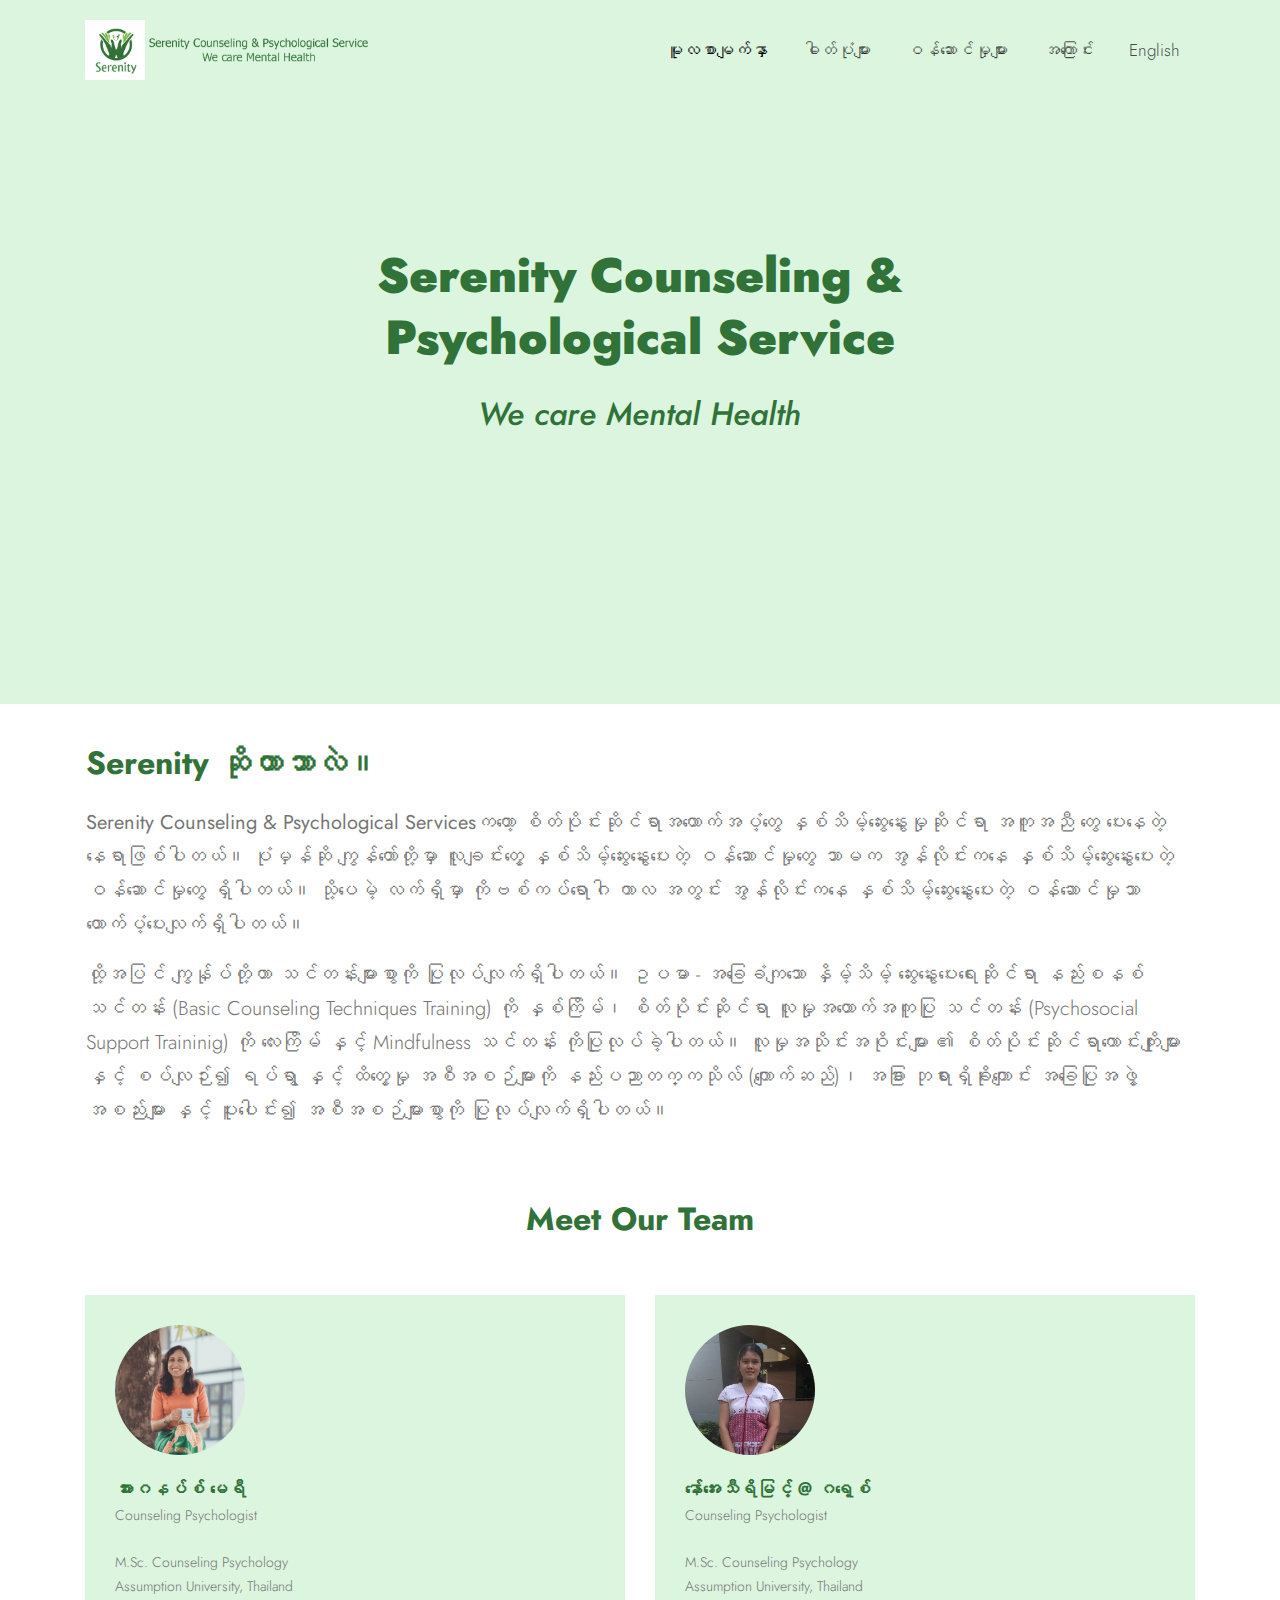
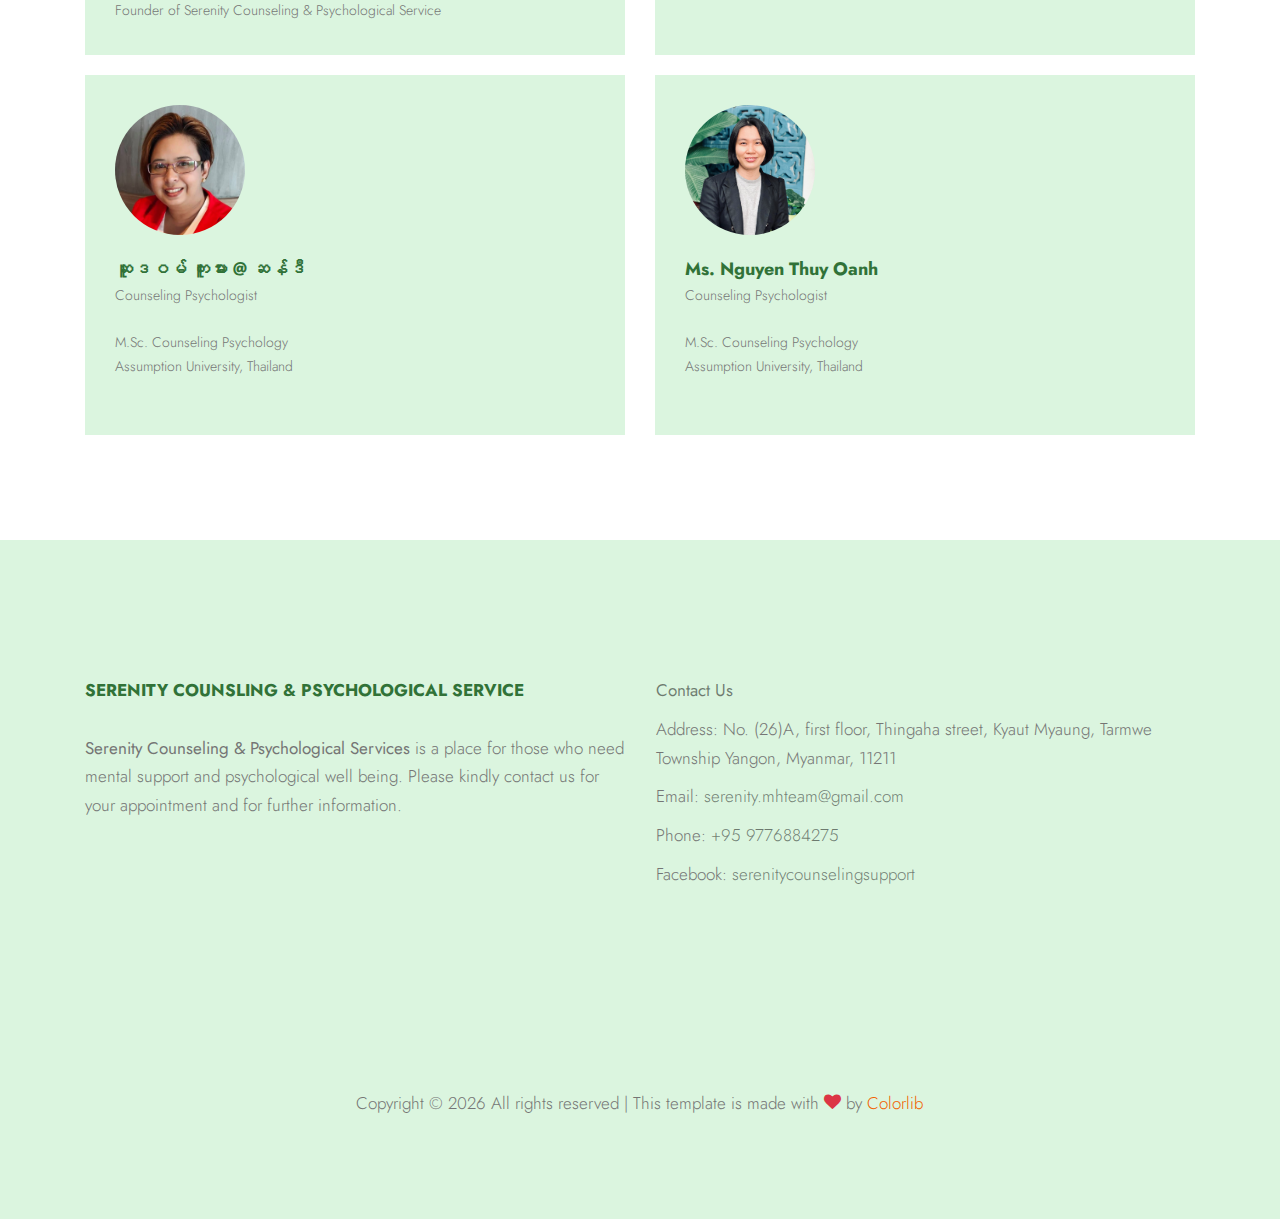
<file: index_mm.html>
<!doctype html>
<html lang="en">

<head>
    <title>AGNES MARY</title>
    <meta charset="utf-8">
    <meta name="viewport" content="width=device-width, initial-scale=1, shrink-to-fit=no">

    <link href="https://fonts.googleapis.com/css2?family=Jost:wght@400;700&display=swap" rel="stylesheet">

    <link rel="stylesheet" href="fonts/icomoon/style.css">

    <link rel="stylesheet" href="css/bootstrap.min.css">
    <link rel="stylesheet" href="css/bootstrap-datepicker.css">
    <link rel="stylesheet" href="css/jquery.fancybox.min.css">
    <link rel="stylesheet" href="css/owl.carousel.min.css">
    <link rel="stylesheet" href="css/owl.theme.default.min.css">
    <link rel="stylesheet" href="fonts/flaticon/font/flaticon.css">
    <link rel="stylesheet" href="css/aos.css">
    <!-- MAIN CSS -->
    <link rel="stylesheet" href="css/style.css">
</head>

<body data-spy="scroll" data-target=".site-navbar-target" data-offset="300">
    <div class="site-wrap" id="home-section">
        <div class="site-mobile-menu site-navbar-target">
            <div class="site-mobile-menu-header">
                <div class="site-mobile-menu-close mt-3">
                    <span class="icon-close2 js-menu-toggle"></span>
                </div>
            </div>
            <div class="site-mobile-menu-body"></div>
        </div>
        <header class="site-navbar site-navbar-target" role="banner">
            <div class="container">
                <div class="row align-items-center position-relative">
                    <div class="col-3">
                        <div class="site-logo">
                            <a href="index.html" class="font-weight-bold">
                                <img src="images/Logo_2.png" width="300" height="60" alt="Image">
                            </a>
                        </div>
                    </div>
                    <div class="col-9  text-right">
                        <span class="d-inline-block d-lg-none"><a href="#"
                                class="text-primary site-menu-toggle js-menu-toggle py-5"><span
                                    class="icon-menu h3 text-primary"></span></a>
                        </span>
                        <nav class="site-navigation text-right ml-auto d-none d-lg-block" role="navigation">
                            <ul class="site-menu main-menu js-clone-nav ml-auto ">
                                <li class="active"><a href="index_mm.html" class="nav-link">မူလစာမျက်နှာ</a></li>
                                <li><a href="gallary.html" class="nav-link">ဓါတ်ပုံများ</a></li>
                                <li><a href="services.html" class="nav-link">ဝန်ဆောင်မှုများ</a></li>
                                <li><a href="about_mm.html" class="nav-link">အကြောင်း</a></li>
                                <li><a href="index.html" class="nav-link">English</a></li>
                            </ul>
                        </nav>
                    </div>
                </div>
            </div>

        </header>

        <div class="site-section-cover">
            <div class="container">
                <div class="row align-items-center text-center justify-content-center">
                    <div class="col-lg-7">
                        <h2 class="mb-4">Serenity Counseling & Psychological Service</h2>
                        <h3 class="mb-4">We care Mental Health</h3>
                    </div>
                </div>
            </div>
        </div>

        <div class="mt-4">
            <div class="container">
                <div class="row align-items-center">
                    <div class="mb-3 mt-3 pr-3 pl-3">
                        <h2 class="agnes-textcolor mb-4 font-weight-bold">Serenity ဆိုတာဘာလဲ။</h2>
                        <p class="lead mb-3"><b>Serenity Counseling & Psychological Services</b>ကတော့
                            စိတ်ပိုင်းဆိုင်ရာအထောက်အပံ့တွေ နှစ်သိမ့်ဆွေးနွေးမှုဆိုင်ရာ
                            အကူအညီ တွေ ပေးနေတဲ့ နေရာဖြစ်ပါတယ်။ ပုံမှန်ဆို ကျွန်တော်တို့မှာ လူချင်းတွေ့
                            နှစ်သိမ့်ဆွေးနွေးပေးတဲ့ ဝန်ဆောင်မှုတွေ သာမက အွန်လိုင်းကနေ နှစ်သိမ့်ဆွေးနွေးပေးတဲ့
                            ဝန်ဆောင်မှုတွေ ရှိပါတယ်။ သို့ပေမဲ့ လက်ရှိမှာ ကိုဗစ်ကပ်ရောဂါ ကာလ အတွင်း အွန်လိုင်းကနေ
                            နှစ်သိမ့်ဆွေးနွေးပေးတဲ့ ဝန်ဆောင်မှုသာ ထောက်ပံ့ပေးလျက်ရှိပါတယ်။</p>
                        <p class="lead mb-2">ထို့အပြင် ကျွန်ုပ်တို့ဟာ သင်တန်းများစွာကို ပြုလုပ်လျက်ရှိပါတယ်။ ဥပမာ -
                            အခြေခံကျသော နှိမ့်သိမ့် ဆွေးနွေးပေးရေးဆိုင်ရာ နည်းစနစ် သင်တန်း (Basic Counseling
                            Techniques Training) ကို နှစ်ကြိမ်၊ စိတ်ပိုင်းဆိုင်ရာ လူမှုအထောက်အကူပြု သင်တန်း
                            (Psychosocial Support Traininig) ကို လေးကြိမ် နှင့် Mindfulness သင်တန်း
                            ကိုပြုလုပ်ခဲ့ပါတယ်။ လူမှုအသိုင်းအဝိုင်းများ ၏ စိတ်ပိုင်းဆိုင်ရာကောင်းကျိုးများ နှင့်
                            စပ်လျဉ်း၍ ရပ်ရွာ နှင့် ထိတွေ့မှု အစီအစဉ်များကို နည်းပညာတက္ကသိုလ် (ကျောက်ဆည်)၊ အခြား
                            ဘုရားရှိခိုးကျောင်း အခြေပြုအဖွဲ့အစည်းများ နှင့် ပူးပေါင်း၍ အစီအစဉ်များစွာကို
                            ပြုလုပ်လျက်ရှိပါတယ်။</p>
                    </div>
                </div>
            </div>
        </div>

        <div class="site-section pt-5">
            <div class="container">
                <div class="row mb-5">
                    <div class="col-lg-7 mx-auto text-center">
                        <h2 class="agnes-textcolor"><b>Meet Our Team</b></h2>
                    </div>
                </div>
                <div class="row">
                    <div class="col-lg-6 sfixhighouter">
                        <div class="client sfixhigh">
                            <div class="name-photo align-items-center mb-4">
                                <div class="img ml-auto">
                                    <img src="images/team_agnes_mary.jpg" alt="Image" class="img-fluid">
                                </div>
                            </div>
                            <div class="name">
                                    <h3>အားဂနပ်စ် မေရီ </h3>
                                    <span>Counseling Psychologist</span>
                            </div>
                            <br>
                            <div class="client-text">M.Sc. Counseling Psychology </div>
                            <div class="client-text">Assumption University, Thailand</div>
                            <div class="client-text">Founder of Serenity Counseling & Psychological Service</div>
                        </div>
                    </div>

                    <div class="col-lg-6 sfixhighouter">
                        <div class="client sfixhigh ">
                            <div class="name-photo align-items-center mb-4">
                                <div class="img ml-auto">
                                    <img src="images/team_naw_aye.jpg" alt="Image" class="img-fluid">
                                </div>
                            </div>
                            <div class="name">
                                <h3>နော်အေးသီရိမြင့် @ ဂရေ့စ်</h3>
                                <span>Counseling Psychologist</span>
                            </div>
                            <br>
                            <div class="client-text">M.Sc. Counseling Psychology </div>
                            <div class="client-text">Assumption University, Thailand</div>
                        </div>
                    </div>
                </div>
                <div class="row">
                    <div class="col-lg-6 sfixhighouter">
                        <div class="client sfixhigh">
                            <div class="name-photo align-items-center mb-4">
                                <div class="img ml-auto">
                                    <img src="images/team_sudawan.png" alt="Image" class="img-fluid">
                                </div>
                            </div>
                            <div class="name">
                                <h3>ဆူဒဝမ် ကူးမား @ ဆန်ဒီ</h3>
                                <span>Counseling Psychologist</span>
                            </div>
                            <br>
                            <div class="client-text">M.Sc. Counseling Psychology </div>
                            <div class="client-text">Assumption University, Thailand</div>
                        </div>
                    </div>

                    <div class="col-lg-6 sfixhighouter">
                        <div class="client sfixhigh">
                            <div class="name-photo align-items-center mb-4">
                                <div class="img ml-auto">
                                    <img src="images/team_nguyen_thuy.jpg" alt="Image" class="img-fluid">
                                </div>  
                            </div>
                            <div class="name">
                                <h3>Ms. Nguyen Thuy Oanh</h3>
                                <span>Counseling Psychologist</span>
                            </div>
                            <br>
                            <div class="client-text">M.Sc. Counseling Psychology </div>
                            <div class="client-text">Assumption University, Thailand</div>
                        </div>
                    </div>
                </div>
            </div>
        </div>

        <div class="footer site-section">
            <div class="container">
                <div class="row">
                    <div class="col-md-6">
                        <div class="site-logo-footer">
                            <a href="index.html">Serenity Counsling & Psychological Service</a>
                        </div>
                        <br>
                        <p><b>Serenity Counseling & Psychological Services</b> is a place for those who need mental
                            support and psychological well being. Please kindly contact us for your appointment and for
                            further information.</p>
                    </div>
                    <div class="col-md-6 ml-auto">
                        <div class="row">
                            <div class="ml-auto pr-3 pl-3">
                                <ul class="list-unstyled links">
                                    <li><a href="#"><b>Contact Us</b></a></li>
                                    <li>Address: No. (26)A, first floor, Thingaha street, Kyaut Myaung, Tarmwe Township
                                        Yangon, Myanmar, 11211</li>
                                    <li>Email: <a href="#">serenity.mhteam@gmail.com</a></li>
                                    <li>Phone: <a href="#">+95 9776884275</a></li>
                                    <li>Facebook: <a
                                            href="https://www.facebook.com/serenitycounselingsupport">serenitycounselingsupport</a>
                                    </li>
                                </ul>
                            </div>
                        </div>
                    </div>
                </div>
            </div>
        </div>

        <div class="site-section pt-0 copyright">
            <div class="container">
                <div class="row mb-4 text-center">
                </div>
                <div class="row mt-5 justify-content-center">
                    <div class="col-md-7 text-center">
                        <p>
                            <!-- Link back to Colorlib can't be removed. Template is licensed under CC BY 3.0. -->
                            Copyright &copy;
                            <script>
                                document.write(new Date().getFullYear());
                            </script> All rights reserved | This template is made with <i
                                class="icon-heart text-danger" aria-hidden="true"></i> by <a href="https://colorlib.com"
                                target="_blank">Colorlib</a>
                            <!-- Link back to Colorlib can't be removed. Template is licensed under CC BY 3.0. -->
                        </p>
                    </div>
                </div>
            </div>
        </div>

    </div>

    <script src="js/jquery-3.3.1.min.js"></script>
    <script src="js/jquery-migrate-3.0.0.js"></script>
    <script src="js/popper.min.js"></script>
    <script src="js/bootstrap.min.js"></script>
    <script src="js/owl.carousel.min.js"></script>
    <script src="js/jquery.sticky.js"></script>
    <script src="js/jquery.waypoints.min.js"></script>
    <script src="js/jquery.animateNumber.min.js"></script>
    <script src="js/jquery.fancybox.min.js"></script>
    <script src="js/jquery.stellar.min.js"></script>
    <script src="js/jquery.easing.1.3.js"></script>
    <script src="js/bootstrap-datepicker.min.js"></script>
    <script src="js/isotope.pkgd.min.js"></script>
    <script src="js/aos.js"></script>


    <script src="js/typed.js"></script>
    <script>
        var typed = new Typed('.typed-words', {
            strings: ["Business", " Startups", " Organization", " Company"],
            typeSpeed: 80,
            backSpeed: 80,
            backDelay: 4000,
            startDelay: 1000,
            loop: true,
            showCursor: true
        });
    </script>

    <script src="js/main.js"></script>

</body>

</html>
</file>
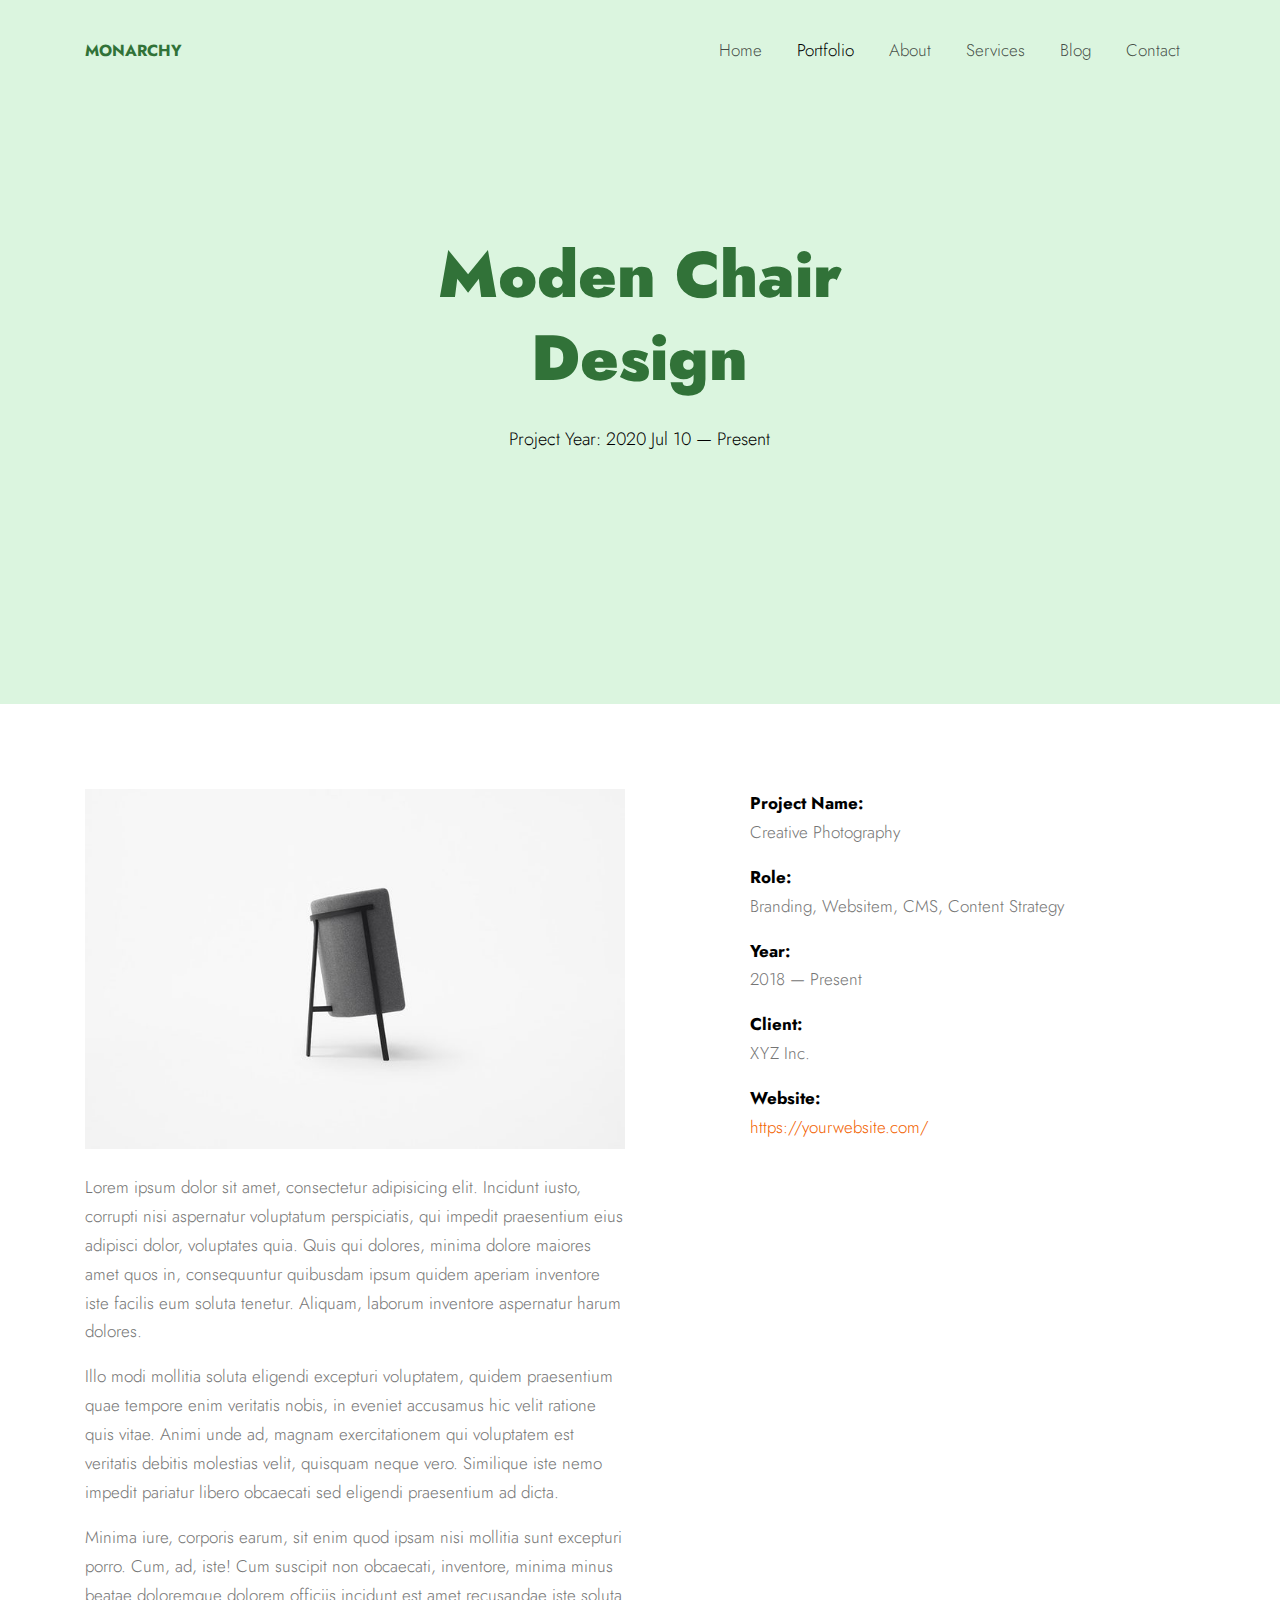
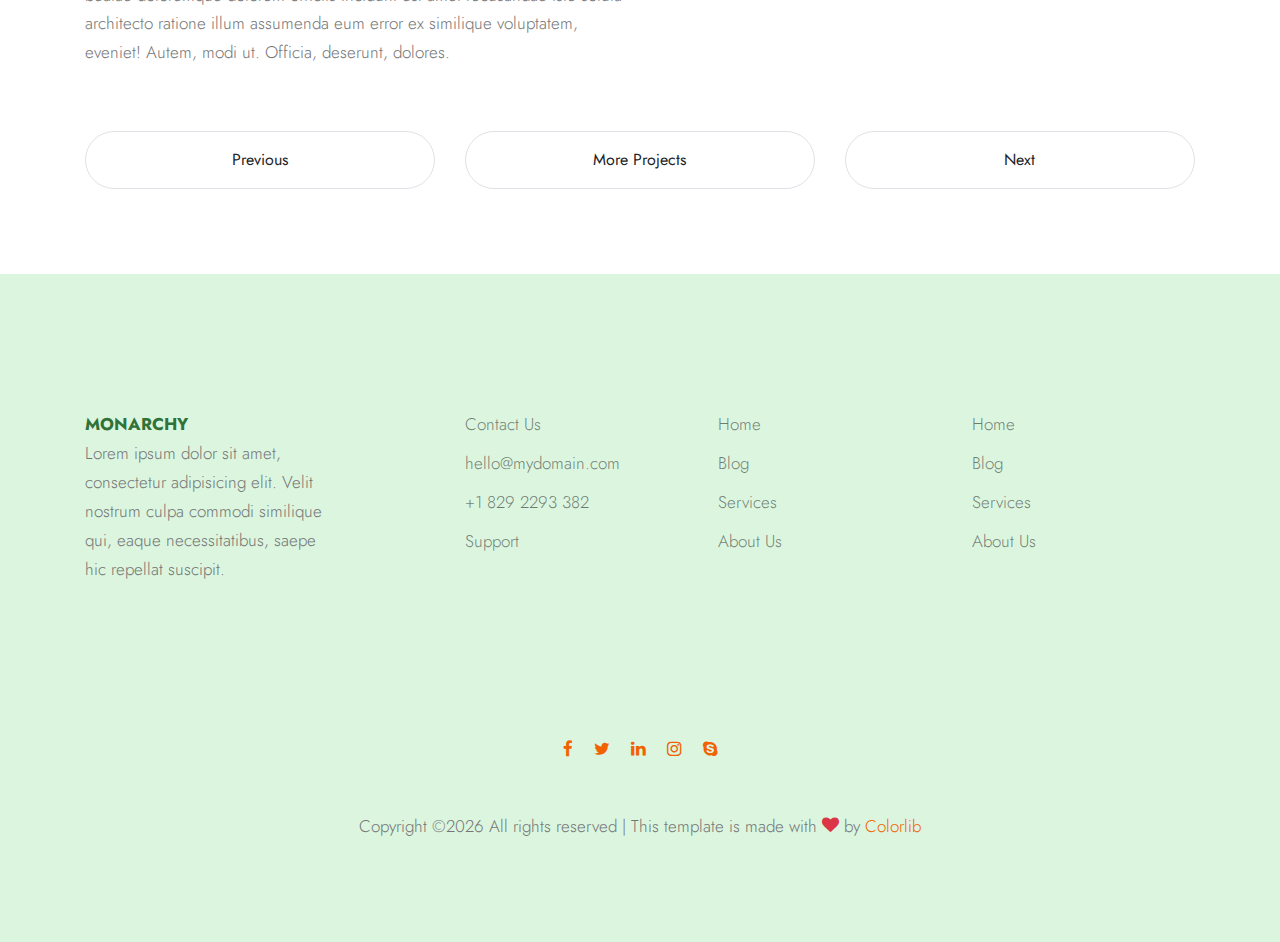
<file: portfolio-single.html>
<!doctype html>
<html lang="en">

<head>
  <title>Monarchy &mdash; Website Template by Colorlib</title>
  <meta charset="utf-8">
  <meta name="viewport" content="width=device-width, initial-scale=1, shrink-to-fit=no">

  <link href="https://fonts.googleapis.com/css2?family=Jost:wght@400;700&display=swap" rel="stylesheet">

  <link rel="stylesheet" href="fonts/icomoon/style.css">

  <link rel="stylesheet" href="css/bootstrap.min.css">
  <link rel="stylesheet" href="css/bootstrap-datepicker.css">
  <link rel="stylesheet" href="css/jquery.fancybox.min.css">
  <link rel="stylesheet" href="css/owl.carousel.min.css">
  <link rel="stylesheet" href="css/owl.theme.default.min.css">
  <link rel="stylesheet" href="fonts/flaticon/font/flaticon.css">
  <link rel="stylesheet" href="css/aos.css">

  <!-- MAIN CSS -->
  <link rel="stylesheet" href="css/style.css">

</head>

<body data-spy="scroll" data-target=".site-navbar-target" data-offset="300">


  <div class="site-wrap" id="home-section">

    <div class="site-mobile-menu site-navbar-target">
      <div class="site-mobile-menu-header">
        <div class="site-mobile-menu-close mt-3">
          <span class="icon-close2 js-menu-toggle"></span>
        </div>
      </div>
      <div class="site-mobile-menu-body"></div>
    </div>



    <header class="site-navbar site-navbar-target" role="banner">

      <div class="container">
        <div class="row align-items-center position-relative">

          <div class="col-3">
            <div class="site-logo">
              <a href="index.html" class="font-weight-bold">Monarchy</a>
            </div>
          </div>

          <div class="col-9  text-right">


            <span class="d-inline-block d-lg-none"><a href="#" class="text-primary site-menu-toggle js-menu-toggle py-5"><span class="icon-menu h3 text-primary"></span></a></span>



            <nav class="site-navigation text-right ml-auto d-none d-lg-block" role="navigation">
              <ul class="site-menu main-menu js-clone-nav ml-auto ">
                <li><a href="index.html" class="nav-link">Home</a></li>
                <li class="active"><a href="portfolio.html" class="nav-link">Portfolio</a></li>
                <li><a href="about.html" class="nav-link">About</a></li>
                <li><a href="services.html" class="nav-link">Services</a></li>
                <li><a href="blog.html" class="nav-link">Blog</a></li>
                <li><a href="contact.html" class="nav-link">Contact</a></li>
              </ul>
            </nav>
          </div>


        </div>
      </div>

    </header>

    
    <div class="site-section-cover">
      <div class="container">
        <div class="row align-items-center text-center justify-content-center">
          <div class="col-lg-7">
            <h1 class="mb-4">Moden Chair Design</h1>
            <p class="lead">Project Year: 2020 Jul 10 &mdash; Present</p>
          </div>
        </div>
      </div>
    </div>
    

    <div class="site-section">
      <div class="container">
        <div class="row mb-5">
          <div class="col-md-6">
            <img src="images/work_1.jpg" alt="Image" class="img-fluid mb-4">
            <p>Lorem ipsum dolor sit amet, consectetur adipisicing elit. Incidunt iusto, corrupti nisi aspernatur voluptatum perspiciatis, qui impedit praesentium eius adipisci dolor, voluptates quia. Quis qui dolores, minima dolore maiores amet quos in, consequuntur quibusdam ipsum quidem aperiam inventore iste facilis eum soluta tenetur. Aliquam, laborum inventore aspernatur harum dolores.</p>
            <p>Illo modi mollitia soluta eligendi excepturi voluptatem, quidem praesentium quae tempore enim veritatis nobis, in eveniet accusamus hic velit ratione quis vitae. Animi unde ad, magnam exercitationem qui voluptatem est veritatis debitis molestias velit, quisquam neque vero. Similique iste nemo impedit pariatur libero obcaecati sed eligendi praesentium ad dicta.</p>
            <p>Minima iure, corporis earum, sit enim quod ipsam nisi mollitia sunt excepturi porro. Cum, ad, iste! Cum suscipit non obcaecati, inventore, minima minus beatae doloremque dolorem officiis incidunt est amet recusandae iste soluta architecto ratione illum assumenda eum error ex similique voluptatem, eveniet! Autem, modi ut. Officia, deserunt, dolores.</p>
          </div>
          <div class="col-md-5 ml-auto">
            <p>
              <strong class="font-weight-bold text-black">Project Name:</strong> <br> Creative Photography 
            </p>
            <p>
              <strong class="font-weight-bold text-black">Role:</strong> <br> Branding, Websitem, CMS, Content Strategy
            </p>
            <p>
              <strong class="font-weight-bold text-black">Year:</strong> <br> 2018 &mdash; Present
            </p>
            <p>
              <strong class="font-weight-bold text-black">Client:</strong> <br> XYZ Inc.
            </p>

            <p>
              <strong class="font-weight-bold text-black">Website:</strong> <br> <a href="#">https://yourwebsite.com/</a>
            </p>

          </div>
        </div>

        <div class="row text-center mt-5">
          <div class="col-md-4"><a href="#" class="btn btn-block border p-3">Previous</a></div>
          <div class="col-md-4"><a href="#" class="btn btn-block border p-3">More Projects</a></div>
          <div class="col-md-4"><a href="#" class="btn btn-block border p-3">Next</a></div>
        </div>
      </div>
    </div>
    <div class="footer site-section">
      <div class="container">
        <div class="row">
          <div class="col-md-3">
            <div class="site-logo-footer">
              <a href="index.html">Monarchy</a>
            </div> 
            <p>Lorem ipsum dolor sit amet, consectetur adipisicing elit. Velit nostrum culpa commodi similique qui, eaque necessitatibus, saepe hic repellat suscipit.</p>
          </div>
          <div class="col-md-8 ml-auto">
            <div class="row">
              <div class="col-md-4 ml-auto">
                <ul class="list-unstyled links">
                  <li><a href="#">Contact Us</a></li>
                  <li><a href="#">hello@mydomain.com</a></li>
                  <li><a href="#">+1 829 2293 382</a></li>
                  <li><a href="#">Support</a></li>
                </ul>
              </div>
              <div class="col-md-4">
                <ul class="list-unstyled links">
                  <li><a href="#">Home</a></li>
                  <li><a href="#">Blog</a></li>
                  <li><a href="#">Services</a></li>
                  <li><a href="#">About Us</a></li>
                </ul>
              </div>
              <div class="col-md-4">
                <ul class="list-unstyled links">
                  <li><a href="#">Home</a></li>
                  <li><a href="#">Blog</a></li>
                  <li><a href="#">Services</a></li>
                  <li><a href="#">About Us</a></li>
                </ul>
              </div>
            </div>
          </div>
        </div>
      </div>
    </div>

    <div class="site-section pt-0 copyright">
      <div class="container">
        <div class="row mb-4 text-center">
          <div class="col">
            <a href="#"><span class="m-2 icon-facebook"></span></a>
            <a href="#"><span class="m-2 icon-twitter"></span></a>
            <a href="#"><span class="m-2 icon-linkedin"></span></a>
            <a href="#"><span class="m-2 icon-instagram"></span></a>
            <a href="#"><span class="m-2 icon-skype"></span></a>
          </div>
        </div>
        <div class="row mt-5 justify-content-center">
          <div class="col-md-7 text-center">
            <p>
              <!-- Link back to Colorlib can't be removed. Template is licensed under CC BY 3.0. -->
              Copyright &copy;<script>document.write(new Date().getFullYear());</script> All rights reserved | This template is made with <i class="icon-heart text-danger" aria-hidden="true"></i> by <a href="https://colorlib.com" target="_blank" >Colorlib</a>
              <!-- Link back to Colorlib can't be removed. Template is licensed under CC BY 3.0. -->
            </p>
          </div>
        </div>
      </div>
    </div>



  </div>

  <script src="js/jquery-3.3.1.min.js"></script>
  <script src="js/jquery-migrate-3.0.0.js"></script>
  <script src="js/popper.min.js"></script>
  <script src="js/bootstrap.min.js"></script>
  <script src="js/owl.carousel.min.js"></script>
  <script src="js/jquery.sticky.js"></script>
  <script src="js/jquery.waypoints.min.js"></script>
  <script src="js/jquery.animateNumber.min.js"></script>
  <script src="js/jquery.fancybox.min.js"></script>
  <script src="js/jquery.stellar.min.js"></script>
  <script src="js/jquery.easing.1.3.js"></script>
  <script src="js/bootstrap-datepicker.min.js"></script>
  <script src="js/isotope.pkgd.min.js"></script>
  <script src="js/aos.js"></script>


  <script src="js/typed.js"></script>
  <script>
    var typed = new Typed('.typed-words', {
      strings: ["Business"," Startups"," Organization", " Company"],
      typeSpeed: 80,
      backSpeed: 80,
      backDelay: 4000,
      startDelay: 1000,
      loop: true,
      showCursor: true
    });
  </script>


  <script src="js/main.js"></script>

</body>

</html>
</file>
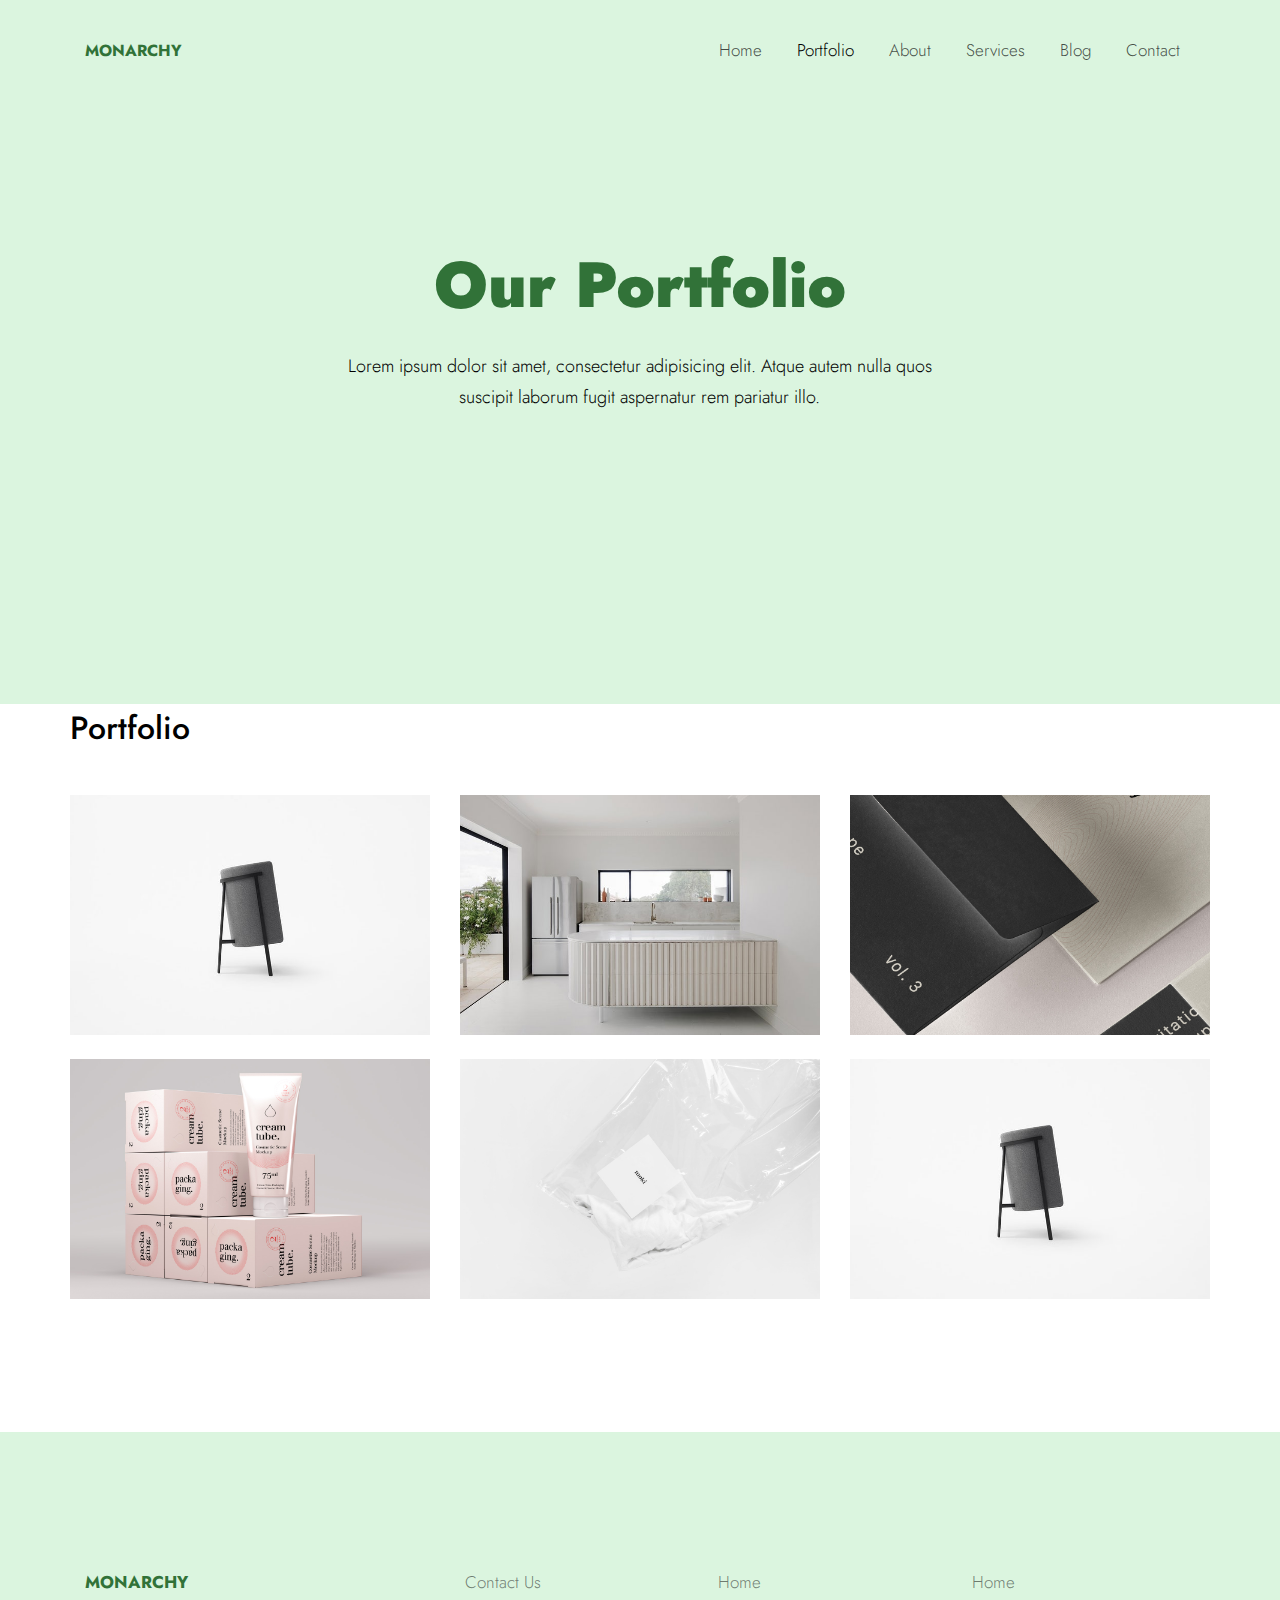
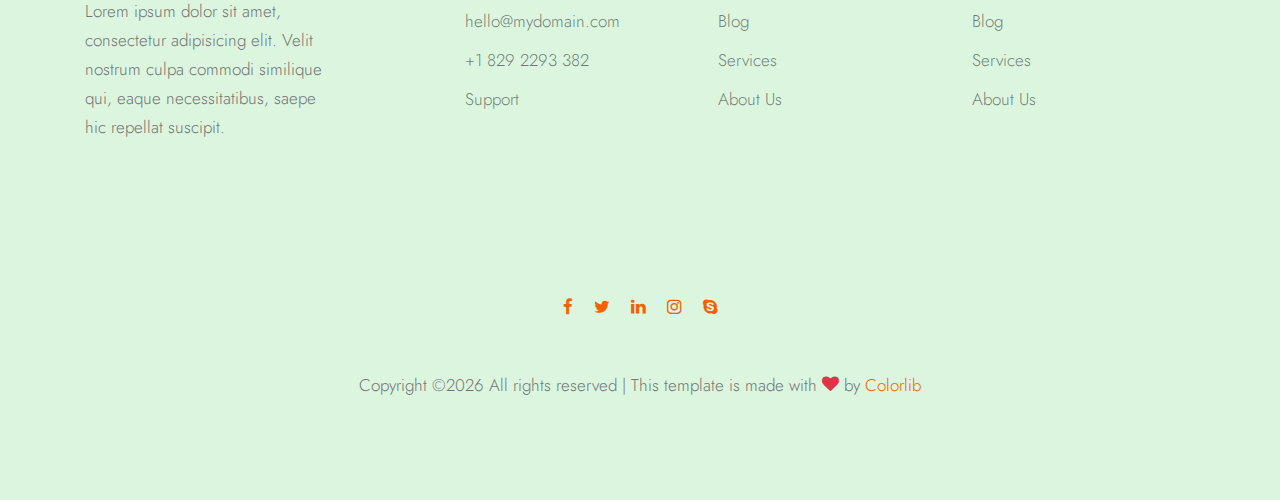
<file: portfolio.html>
<!doctype html>
<html lang="en">

<head>
  <title>Monarchy &mdash; Website Template by Colorlib</title>
  <meta charset="utf-8">
  <meta name="viewport" content="width=device-width, initial-scale=1, shrink-to-fit=no">

  <link href="https://fonts.googleapis.com/css2?family=Jost:wght@400;700&display=swap" rel="stylesheet">

  <link rel="stylesheet" href="fonts/icomoon/style.css">

  <link rel="stylesheet" href="css/bootstrap.min.css">
  <link rel="stylesheet" href="css/bootstrap-datepicker.css">
  <link rel="stylesheet" href="css/jquery.fancybox.min.css">
  <link rel="stylesheet" href="css/owl.carousel.min.css">
  <link rel="stylesheet" href="css/owl.theme.default.min.css">
  <link rel="stylesheet" href="fonts/flaticon/font/flaticon.css">
  <link rel="stylesheet" href="css/aos.css">

  <!-- MAIN CSS -->
  <link rel="stylesheet" href="css/style.css">

</head>

<body data-spy="scroll" data-target=".site-navbar-target" data-offset="300">


  <div class="site-wrap" id="home-section">

    <div class="site-mobile-menu site-navbar-target">
      <div class="site-mobile-menu-header">
        <div class="site-mobile-menu-close mt-3">
          <span class="icon-close2 js-menu-toggle"></span>
        </div>
      </div>
      <div class="site-mobile-menu-body"></div>
    </div>



    <header class="site-navbar site-navbar-target" role="banner">

      <div class="container">
        <div class="row align-items-center position-relative">

          <div class="col-3">
            <div class="site-logo">
              <a href="index.html" class="font-weight-bold">Monarchy</a>
            </div>
          </div>

          <div class="col-9  text-right">


            <span class="d-inline-block d-lg-none"><a href="#" class="text-primary site-menu-toggle js-menu-toggle py-5"><span class="icon-menu h3 text-primary"></span></a></span>



            <nav class="site-navigation text-right ml-auto d-none d-lg-block" role="navigation">
              <ul class="site-menu main-menu js-clone-nav ml-auto ">
                <li><a href="index.html" class="nav-link">Home</a></li>
                <li class="active"><a href="portfolio.html" class="nav-link">Portfolio</a></li>
                <li><a href="about.html" class="nav-link">About</a></li>
                <li><a href="services.html" class="nav-link">Services</a></li>
                <li><a href="blog.html" class="nav-link">Blog</a></li>
                <li><a href="contact.html" class="nav-link">Contact</a></li>
              </ul>
            </nav>
          </div>


        </div>
      </div>

    </header>

    
    <div class="site-section-cover">
      <div class="container">
        <div class="row align-items-center text-center justify-content-center">
          <div class="col-lg-7">
            <h1 class="mb-4">Our Portfolio</h1>
            <p class="lead mb-5">Lorem ipsum dolor sit amet, consectetur adipisicing elit. Atque autem nulla quos suscipit laborum fugit aspernatur rem pariatur illo.</p>
          </div>
        </div>
      </div>
    </div>
    
    <div class="container portfolio-wrap site-section">

      <h2 class="mb-5">Portfolio</h2>
      <div class="row mb-4">

        <div class="col-sm-6 col-md-6 col-lg-4 mb-4">
          <a href="portfolio-single.html" class="portfolio-item"><img src="images/work_1.jpg" alt="Image" class="img-fluid"></a>
        </div>


        <div class="col-sm-6 col-md-6 col-lg-4 mb-4">
          <a href="portfolio-single.html" class="portfolio-item"><img src="images/work_2.jpg" alt="Image" class="img-fluid"></a>
        </div>

        <div class="col-sm-6 col-md-6 col-lg-4 mb-4">
          <a href="portfolio-single.html" class="portfolio-item"><img src="images/work_3.jpg" alt="Image" class="img-fluid"></a>
        </div>

        <div class="col-sm-6 col-md-6 col-lg-4 mb-4">
          <a href="portfolio-single.html" class="portfolio-item"><img src="images/work_4.jpg" alt="Image" class="img-fluid"></a>
        </div>
        <div class="col-sm-6 col-md-6 col-lg-4 mb-4">
          <a href="portfolio-single.html" class="portfolio-item"><img src="images/work_5.jpg" alt="Image" class="img-fluid"></a>
        </div>
        <div class="col-sm-6 col-md-6 col-lg-4 mb-4">
          <a href="portfolio-single.html" class="portfolio-item"><img src="images/work_1.jpg" alt="Image" class="img-fluid"></a>
        </div>

      </div>
    </div>

    <div class="footer site-section">
      <div class="container">
        <div class="row">
          <div class="col-md-3">
            <div class="site-logo-footer">
              <a href="index.html">Monarchy</a>
            </div> 
            <p>Lorem ipsum dolor sit amet, consectetur adipisicing elit. Velit nostrum culpa commodi similique qui, eaque necessitatibus, saepe hic repellat suscipit.</p>
          </div>
          <div class="col-md-8 ml-auto">
            <div class="row">
              <div class="col-md-4 ml-auto">
                <ul class="list-unstyled links">
                  <li><a href="#">Contact Us</a></li>
                  <li><a href="#">hello@mydomain.com</a></li>
                  <li><a href="#">+1 829 2293 382</a></li>
                  <li><a href="#">Support</a></li>
                </ul>
              </div>
              <div class="col-md-4">
                <ul class="list-unstyled links">
                  <li><a href="#">Home</a></li>
                  <li><a href="#">Blog</a></li>
                  <li><a href="#">Services</a></li>
                  <li><a href="#">About Us</a></li>
                </ul>
              </div>
              <div class="col-md-4">
                <ul class="list-unstyled links">
                  <li><a href="#">Home</a></li>
                  <li><a href="#">Blog</a></li>
                  <li><a href="#">Services</a></li>
                  <li><a href="#">About Us</a></li>
                </ul>
              </div>
            </div>
          </div>
        </div>
      </div>
    </div>

    <div class="site-section pt-0 copyright">
      <div class="container">
        <div class="row mb-4 text-center">
          <div class="col">
            <a href="#"><span class="m-2 icon-facebook"></span></a>
            <a href="#"><span class="m-2 icon-twitter"></span></a>
            <a href="#"><span class="m-2 icon-linkedin"></span></a>
            <a href="#"><span class="m-2 icon-instagram"></span></a>
            <a href="#"><span class="m-2 icon-skype"></span></a>
          </div>
        </div>
        <div class="row mt-5 justify-content-center">
          <div class="col-md-7 text-center">
            <p>
              <!-- Link back to Colorlib can't be removed. Template is licensed under CC BY 3.0. -->
              Copyright &copy;<script>document.write(new Date().getFullYear());</script> All rights reserved | This template is made with <i class="icon-heart text-danger" aria-hidden="true"></i> by <a href="https://colorlib.com" target="_blank" >Colorlib</a>
              <!-- Link back to Colorlib can't be removed. Template is licensed under CC BY 3.0. -->
            </p>
          </div>
        </div>
      </div>
    </div>



  </div>

  <script src="js/jquery-3.3.1.min.js"></script>
  <script src="js/jquery-migrate-3.0.0.js"></script>
  <script src="js/popper.min.js"></script>
  <script src="js/bootstrap.min.js"></script>
  <script src="js/owl.carousel.min.js"></script>
  <script src="js/jquery.sticky.js"></script>
  <script src="js/jquery.waypoints.min.js"></script>
  <script src="js/jquery.animateNumber.min.js"></script>
  <script src="js/jquery.fancybox.min.js"></script>
  <script src="js/jquery.stellar.min.js"></script>
  <script src="js/jquery.easing.1.3.js"></script>
  <script src="js/bootstrap-datepicker.min.js"></script>
  <script src="js/isotope.pkgd.min.js"></script>
  <script src="js/aos.js"></script>


  <script src="js/typed.js"></script>
  <script>
    var typed = new Typed('.typed-words', {
      strings: ["Business"," Startups"," Organization", " Company"],
      typeSpeed: 80,
      backSpeed: 80,
      backDelay: 4000,
      startDelay: 1000,
      loop: true,
      showCursor: true
    });
  </script>


  <script src="js/main.js"></script>

</body>

</html>
</file>
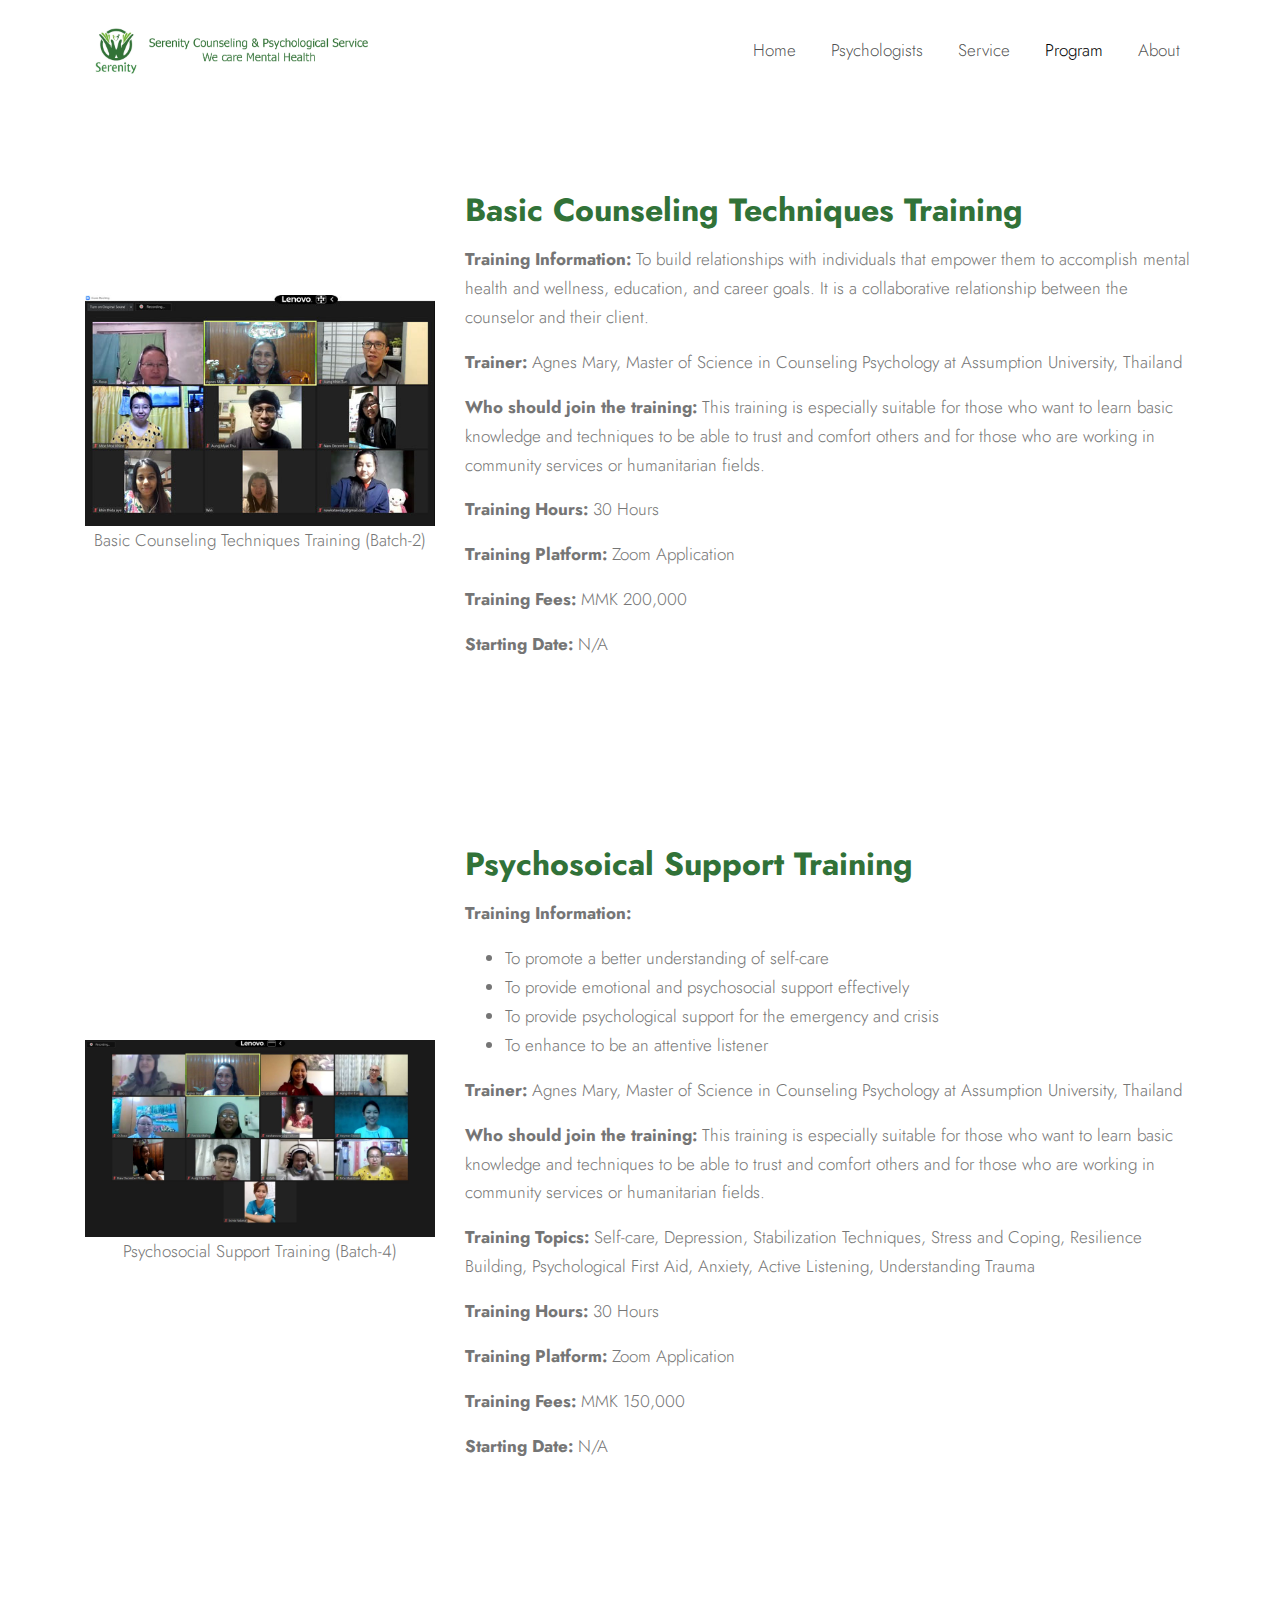
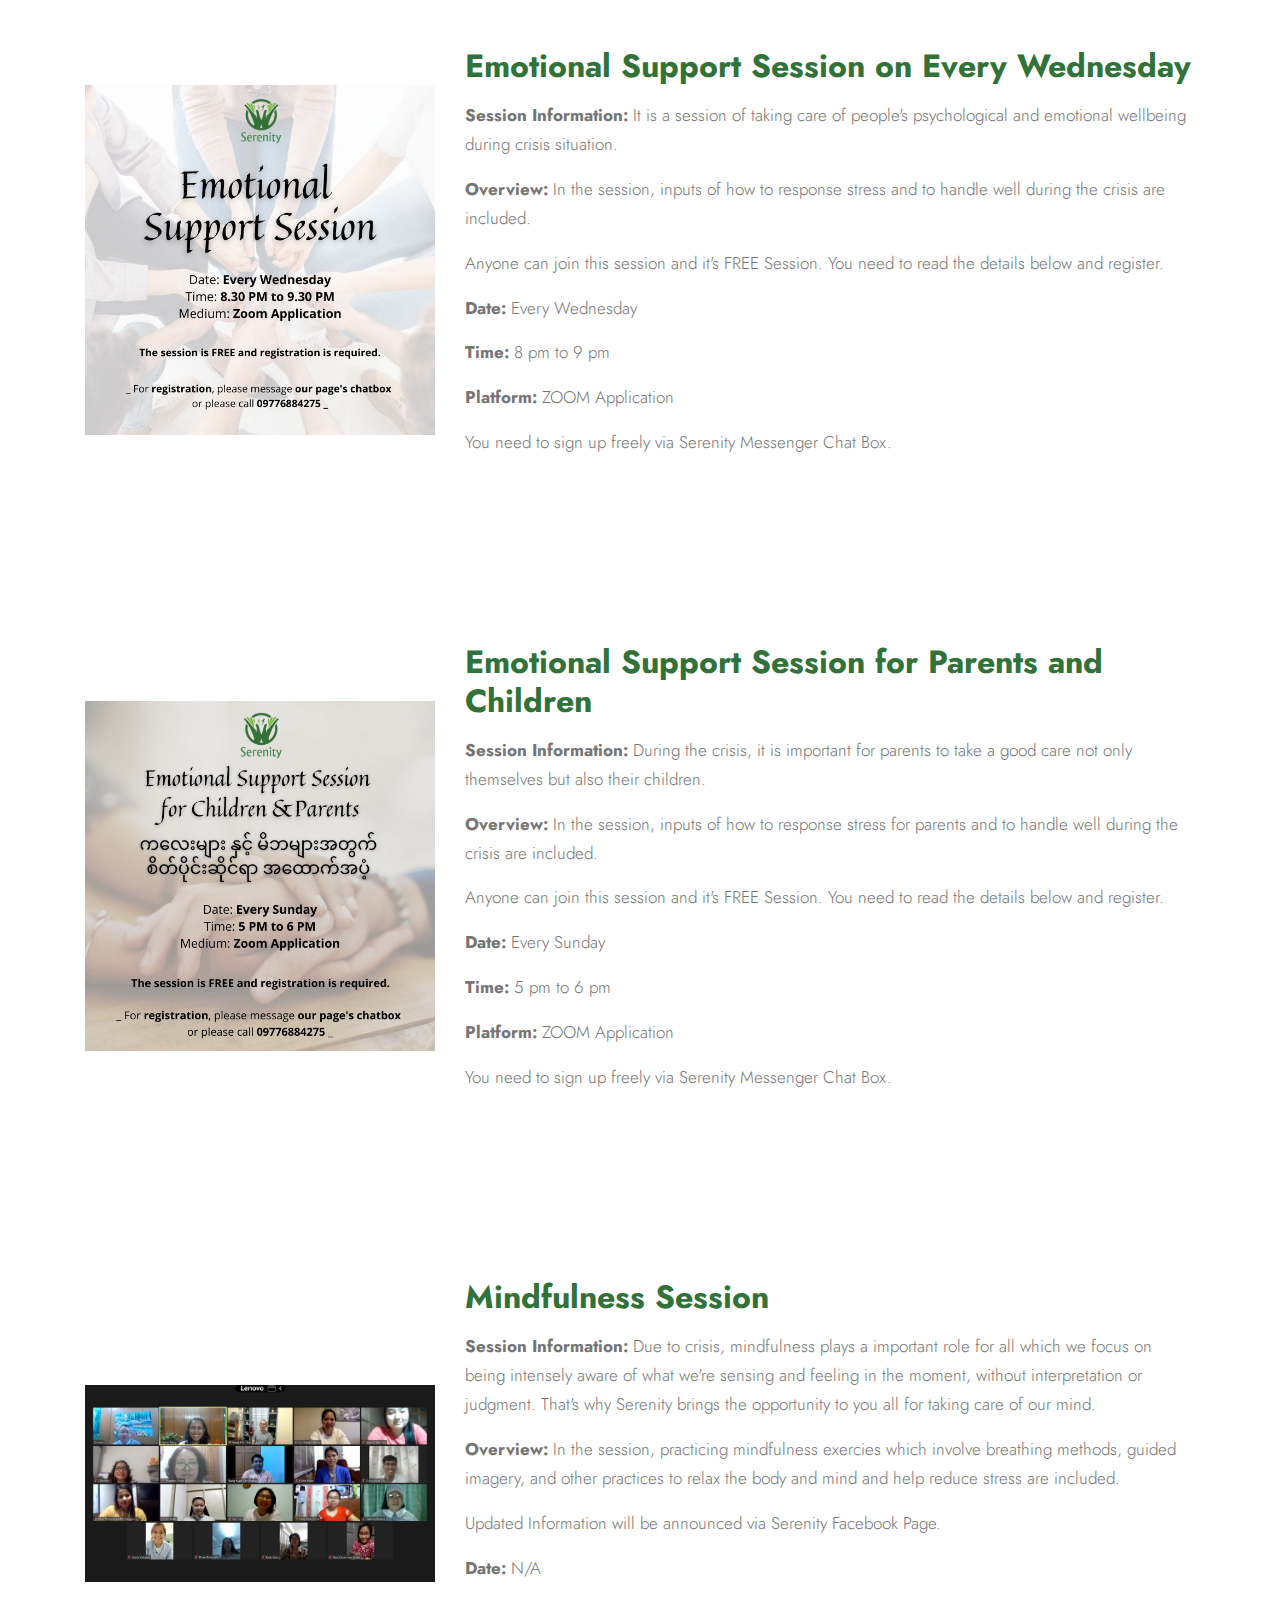
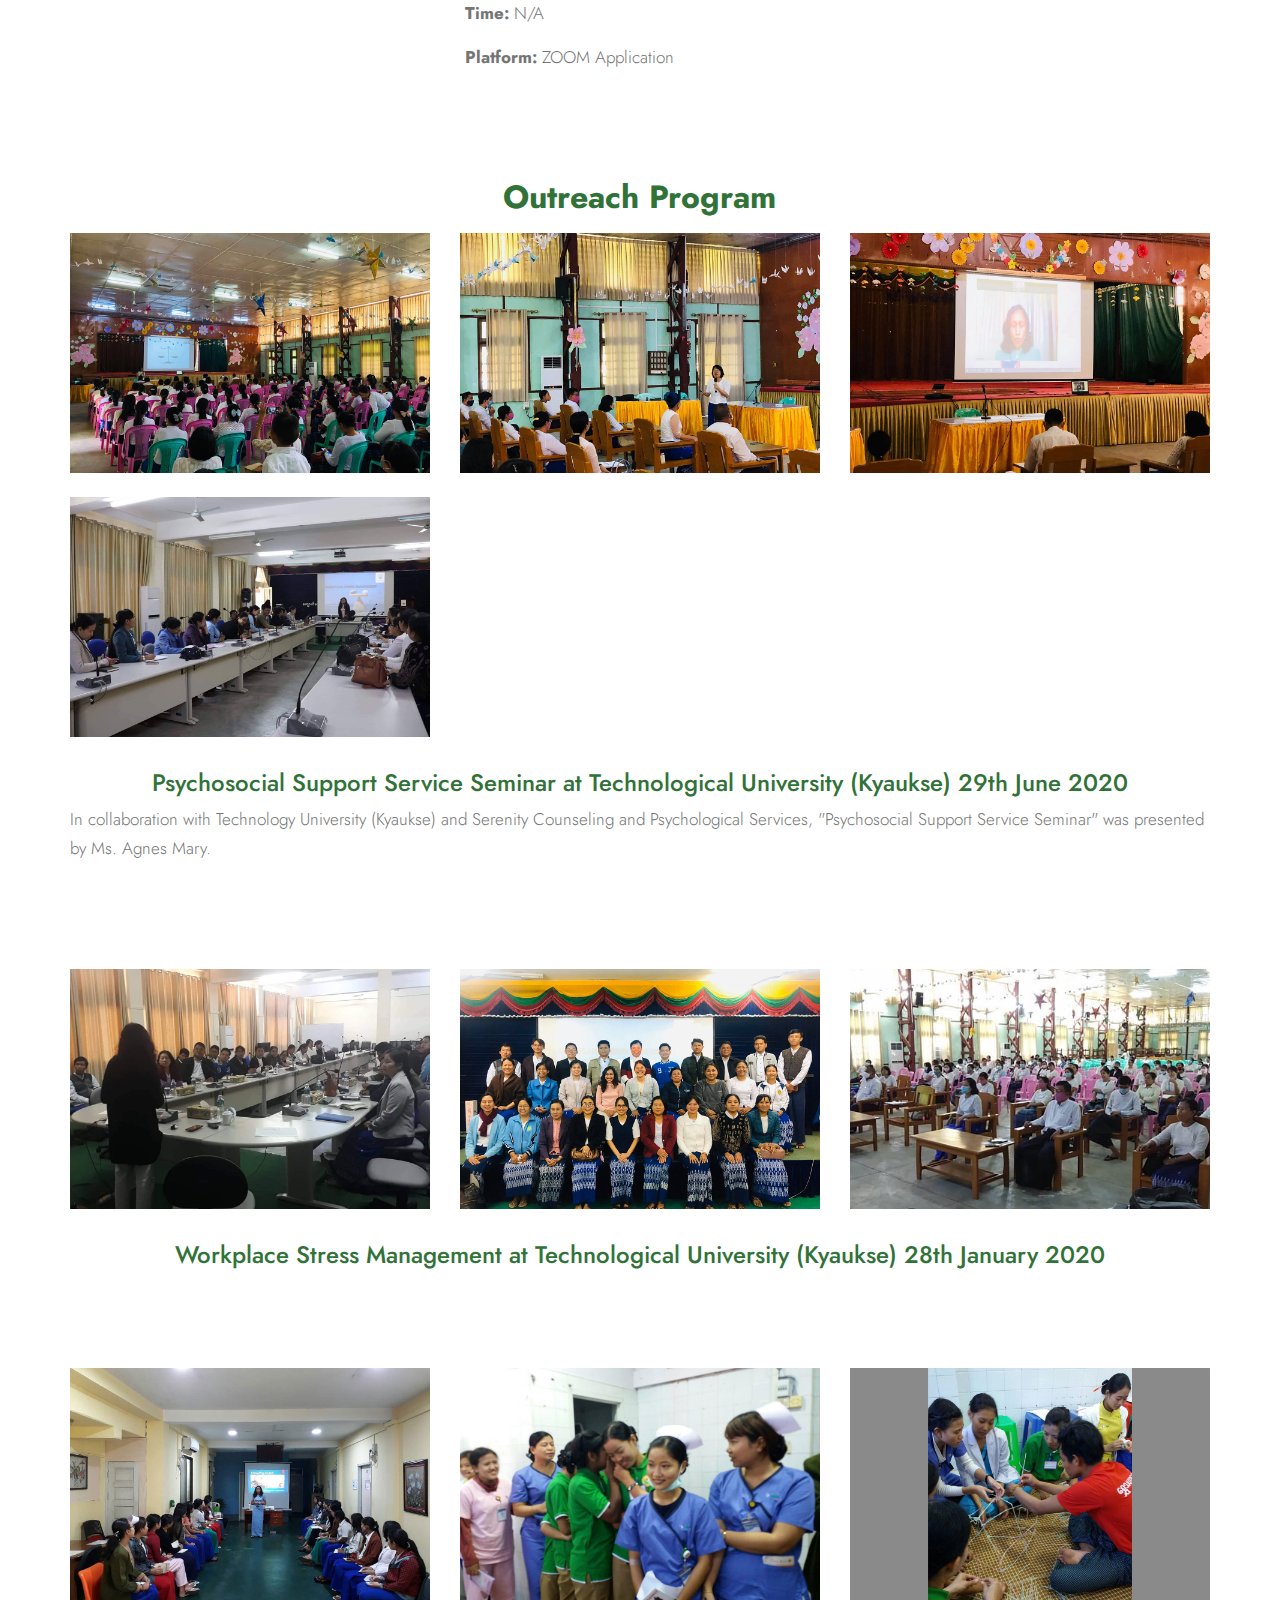
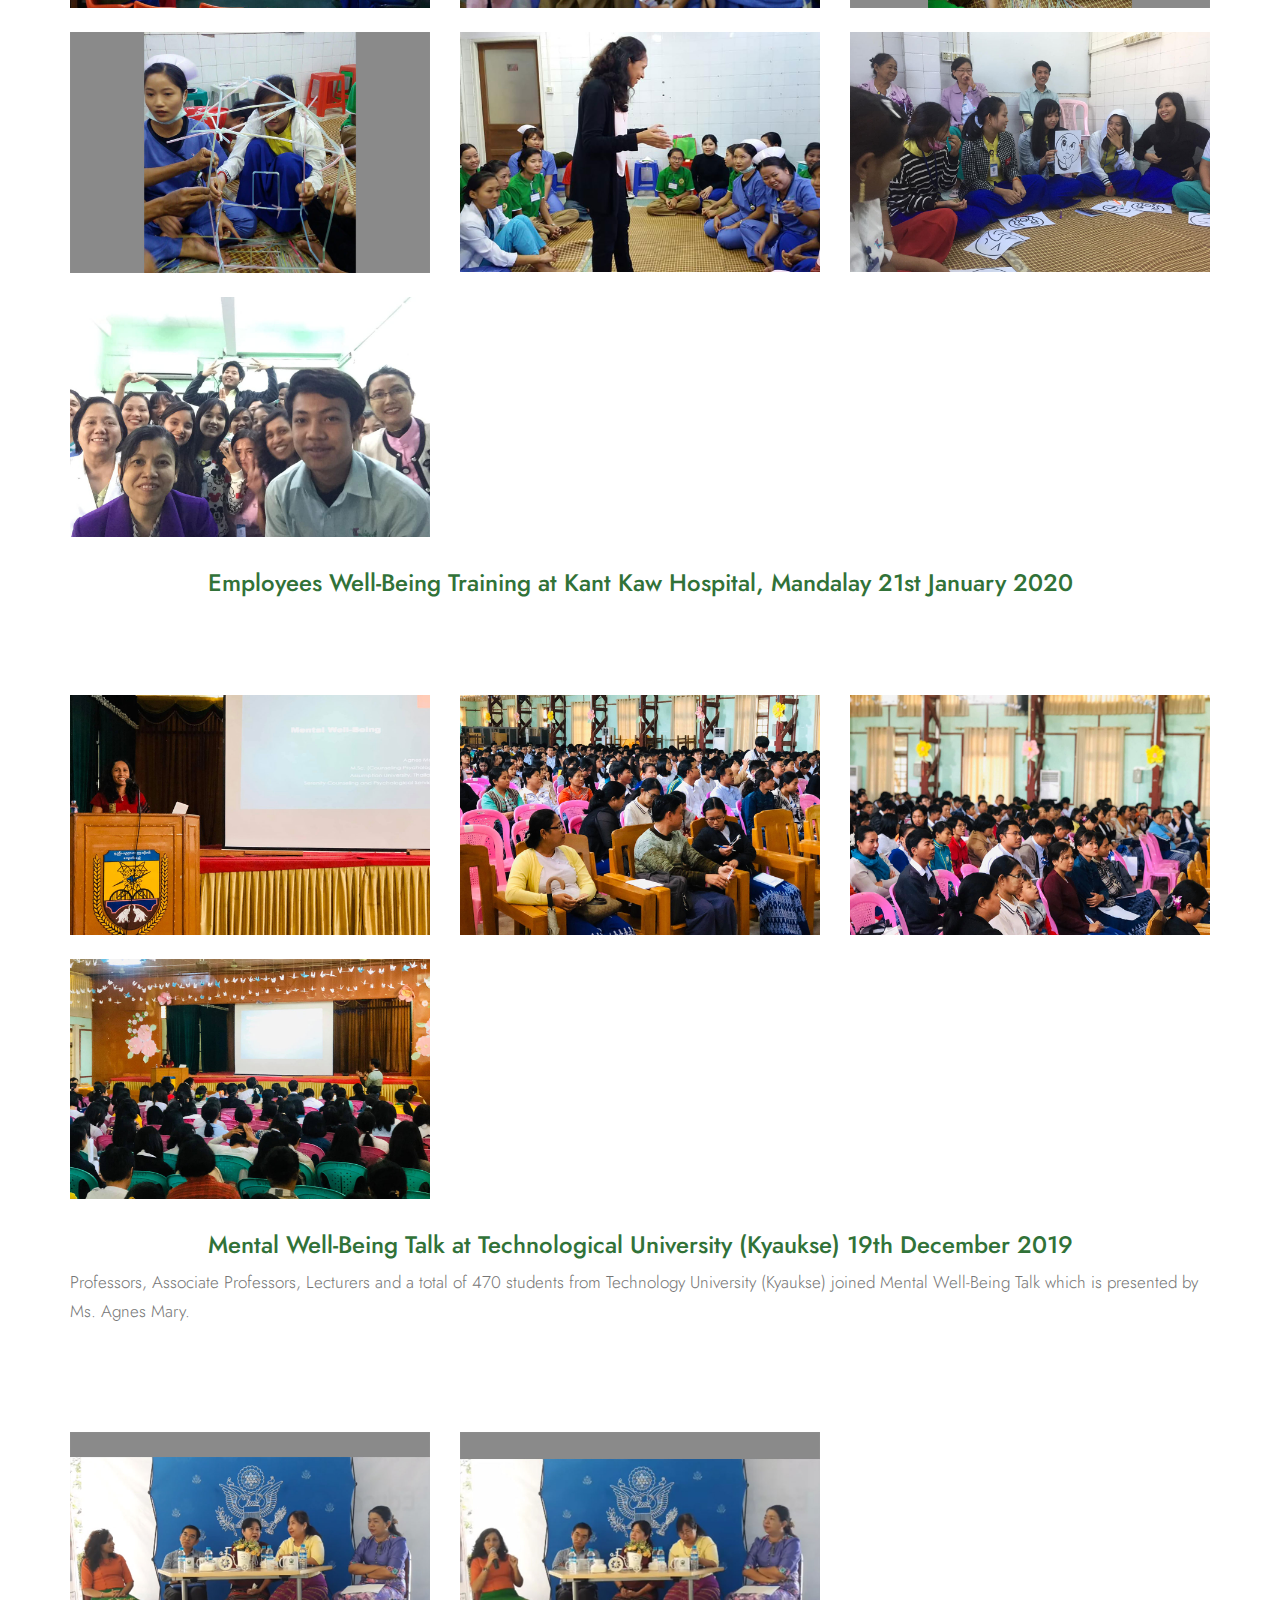
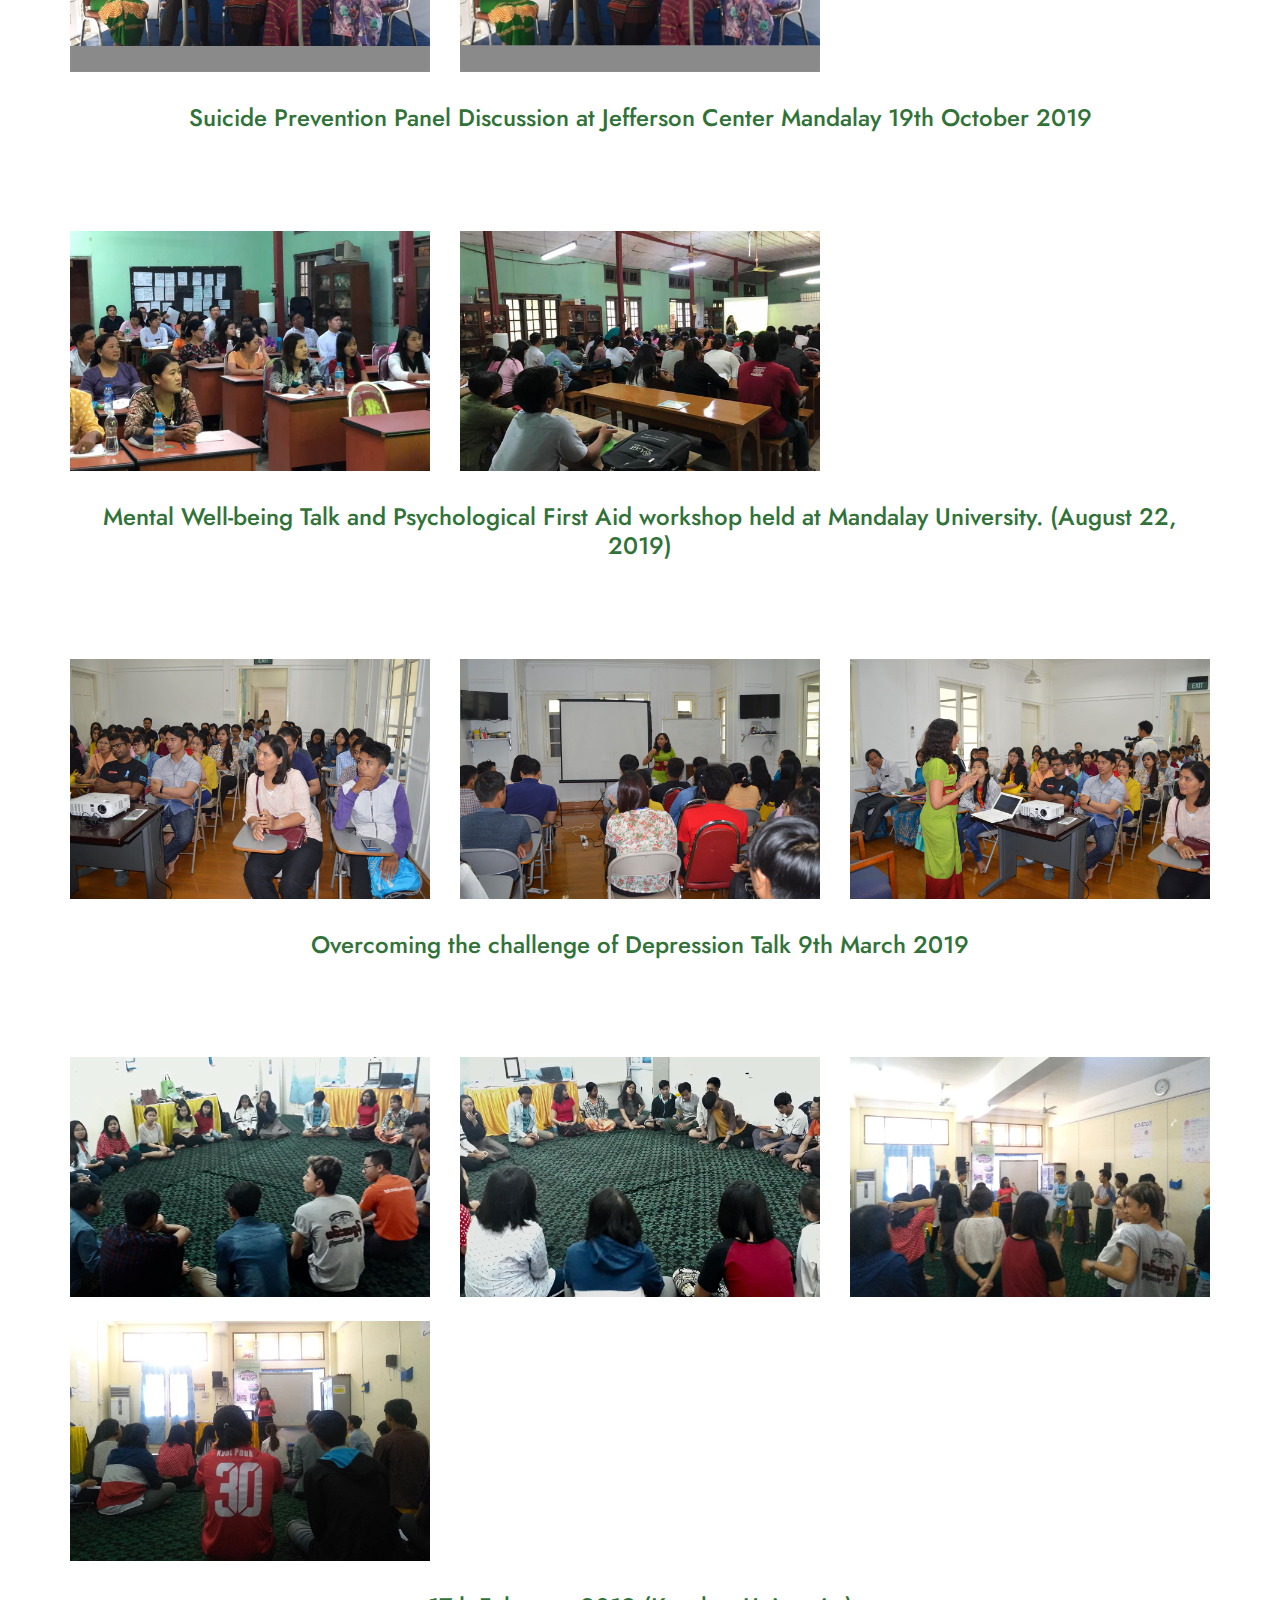
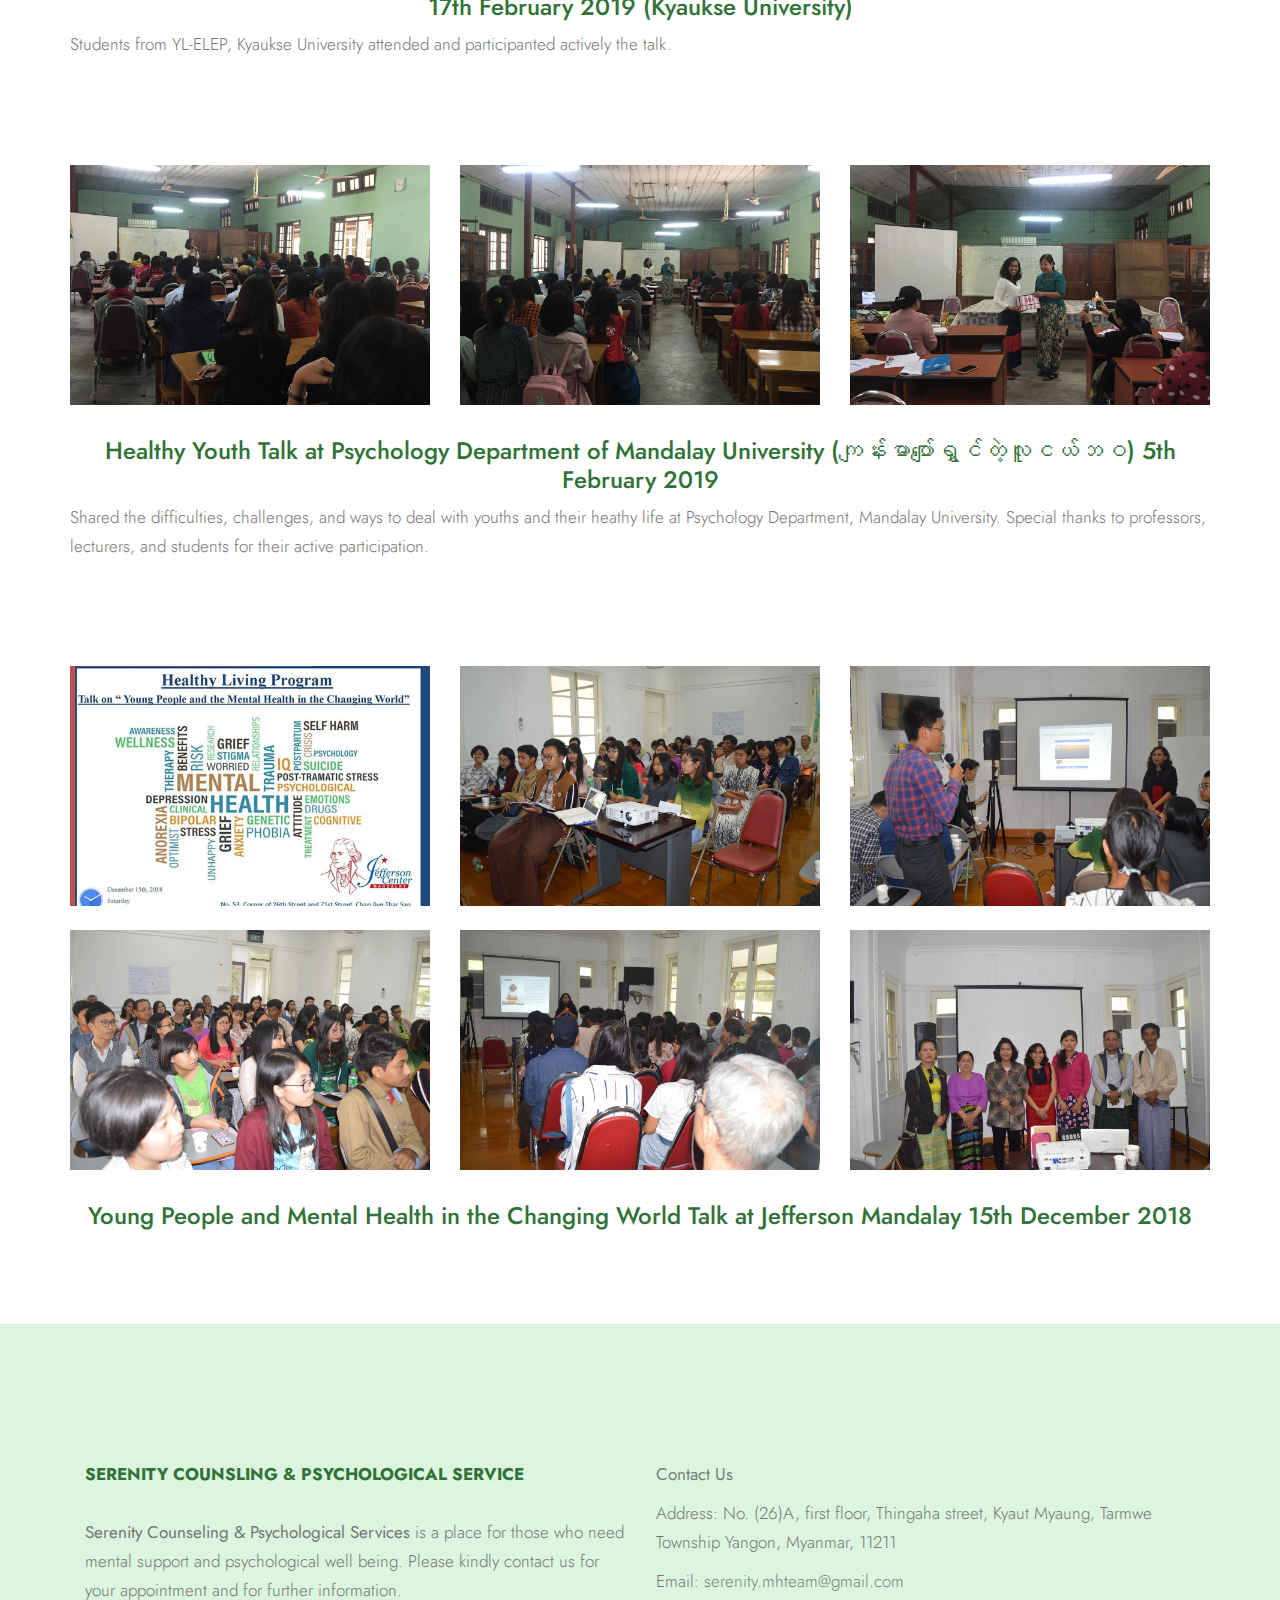
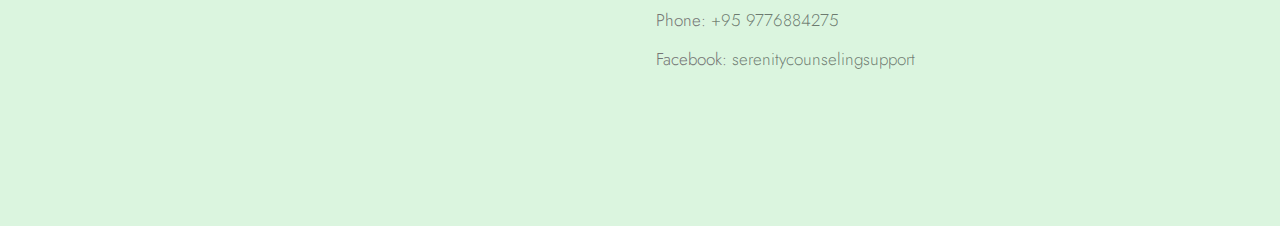
<file: program.html>
<!doctype html>
<html lang="en">

<head>
    <title>Serenity Counseling</title>
    <meta charset="utf-8">
    <meta name="viewport" content="width=device-width, initial-scale=1, shrink-to-fit=no">

    <link href="https://fonts.googleapis.com/css2?family=Jost:wght@400;700&display=swap" rel="stylesheet">

    <link rel="stylesheet" href="fonts/icomoon/style.css">

    <link rel="stylesheet" href="css/bootstrap.min.css">
    <link rel="stylesheet" href="css/bootstrap-datepicker.css">
    <link rel="stylesheet" href="css/jquery.fancybox.min.css">
    <link rel="stylesheet" href="css/owl.carousel.min.css">
    <link rel="stylesheet" href="css/owl.theme.default.min.css">
    <link rel="stylesheet" href="fonts/flaticon/font/flaticon.css">
    <link rel="stylesheet" href="css/aos.css">
    <!-- MAIN CSS -->
    <link rel="stylesheet" href="css/style.css">
</head>

<body data-spy="scroll" data-target=".site-navbar-target" data-offset="300">
    <div class="site-wrap" id="home-section">
        <div class="site-mobile-menu site-navbar-target">
            <div class="site-mobile-menu-header">
                <div class="site-mobile-menu-close mt-3">
                    <span class="icon-close2 js-menu-toggle"></span>
                </div>
            </div>
            <div class="site-mobile-menu-body"></div>
        </div>
        <header class="site-navbar site-navbar-target" role="banner">
            <div class="container">
                <div class="row align-items-center position-relative">
                    <div class="col-3">
                        <div class="site-logo">
                            <a href="index.html" class="font-weight-bold">
                                <img src="images/Logo_2.png" width="300" height="60" alt="Image">
                            </a>
                        </div>
                    </div>
                    <div class="col-9  text-right">
                        <span class="d-inline-block d-lg-none"><a href="#"
                                class="text-primary site-menu-toggle js-menu-toggle py-5"><span
                                    class="icon-menu h3 agnes-textcolor"></span></a>
                        </span>
                        <nav class="site-navigation text-right ml-auto d-none d-lg-block" role="navigation">
                            <ul class="site-menu main-menu js-clone-nav ml-auto ">
                                <li><a href="index.html" class="nav-link">Home</a></li>
                                <li><a href="your_counseling_psychologists.html" class="nav-link">Psychologists</a></li>
                                <li><a href="services.html" class="nav-link">Service</a></li>
                                <li class="active"><a href="program.html" class="nav-link">Program</a></li>
                                <li><a href="about.html" class="nav-link">About</a></li>
                                <!-- <li><a href="index_mm.html" class="nav-link">မြန်မာစာ</a></li> -->
                            </ul>
                        </nav>
                    </div>
                </div>
            </div>

        </header>


        <div class="mt-5"> <br><br>
        </div>

        <!-- 1 -->
        <div class="site-section about-me">
            <div class="container">
                <div class="row align-items-center">
                    <div class="col-md-4 mb-5 mb-md-0">
                        <img src="images/program-basic.jpg" alt="Image" class="img-fluid">
                        <p class="text-center">Basic Counseling Techniques Training (Batch-2)</p>
                    </div>
                    <div class="col-md-8 ml-auto">
                        <h2 class="agnes-textcolor mb-3 font-weight-bold">Basic Counseling Techniques Training</h2>

                        <p><b class="font-weight-bold">Training Information:</b> To build relationships with individuals
                            that empower them to
                            accomplish
                            mental health and wellness, education, and career goals. It is a collaborative relationship
                            between the counselor and their client.</p>
                        <p><b class="font-weight-bold">Trainer:</b> Agnes Mary, Master of Science in Counseling
                            Psychology at Assumption
                            University, Thailand</p>
                        <p><b class="font-weight-bold">Who should join the training:</b> This training is especially
                            suitable for those who want
                            to learn basic knowledge and techniques to be able to trust and comfort others and for those
                            who are working in community services or humanitarian fields.</p>

                        <p><b class="font-weight-bold">Training Hours:</b> 30 Hours</p>
                        <p><b class="font-weight-bold">Training Platform:</b> Zoom Application</p>
                        <p><b class="font-weight-bold">Training Fees:</b> MMK 200,000</p>
                        <p><b class="font-weight-bold">Starting Date:</b> N/A</p>
                    </div>
                </div>
            </div>
        </div>

        <!-- 2 -->
        <div class="site-section about-me">
            <div class="container">
                <div class="row align-items-center">
                    <div class="col-md-4 mb-5 mb-md-0">
                        <img src="images/program-psychosoical.jpg" alt="Image" class="img-fluid">
                        <p class="text-center">Psychosocial Support Training (Batch-4)</p>
                    </div>
                    <div class="col-md-8 ml-auto">
                        <h2 class="agnes-textcolor mb-3 font-weight-bold">Psychosoical Support Training </h2>

                        <p><b class="font-weight-bold">Training Information:</b>
                        <ul>
                            <li>To promote a better understanding of self-care
                            </li>
                            <li> To provide emotional and psychosocial support effectively
                            </li>
                            <li>To provide psychological support for the emergency and crisis
                            </li>
                            <li>To enhance to be an attentive listener
                            </li>
                        </ul>
                        </p>
                        <p><b class="font-weight-bold">Trainer:</b> Agnes Mary, Master of Science in Counseling
                            Psychology at Assumption
                            University, Thailand</p>
                        <p><b class="font-weight-bold">Who should join the training:</b> This training is especially
                            suitable for those who want
                            to learn basic knowledge and techniques to be able to trust and comfort others and for those
                            who are working in community services or humanitarian fields.</p>
                        <p><b class="font-weight-bold">Training Topics:</b> Self-care, Depression, Stabilization
                            Techniques, Stress and Coping, Resilience Building, Psychological First Aid, Anxiety, Active
                            Listening, Understanding Trauma</p>

                        <p><b class="font-weight-bold">Training Hours:</b> 30 Hours</p>
                        <p><b class="font-weight-bold">Training Platform:</b> Zoom Application</p>
                        <p><b class="font-weight-bold">Training Fees:</b> MMK 150,000</p>
                        <p><b class="font-weight-bold">Starting Date:</b> N/A</p>

                    </div>
                </div>
            </div>
        </div>

        <!-- 3 -->
        <div class="site-section about-me">
            <div class="container">
                <div class="row align-items-center">
                    <div class="col-md-4 mb-5 mb-md-0">
                        <img src="images/program-emo-wed.jpg" alt="Image" class="img-fluid">
                    </div>
                    <div class="col-md-8 ml-auto">
                        <h2 class="agnes-textcolor mb-3 font-weight-bold">Emotional Support Session on Every Wednesday
                        </h2>

                        <p><b class="font-weight-bold">Session Information:</b> It is a session of taking care of
                            people's psychological and emotional wellbeing during crisis situation.
                        </p>
                        <p><b class="font-weight-bold">Overview:</b> In the session, inputs of how to response
                            stress and to handle well during the crisis are included.</p>
                        <p>Anyone can join this session and it's FREE Session. You need to read the details below and
                            register.</p>

                        <p><b class="font-weight-bold">Date:</b> Every Wednesday</p>
                        <p><b class="font-weight-bold">Time:</b> 8 pm to 9 pm</p>
                        <p><b class="font-weight-bold">Platform:</b> ZOOM Application</p>
                        <p>You need to sign up freely via Serenity Messenger Chat Box.</p>
                    </div>
                </div>
            </div>
        </div>


        <!-- 4 -->
        <div class="site-section about-me">
            <div class="container">
                <div class="row align-items-center">
                    <div class="col-md-4 mb-5 mb-md-0">
                        <img src="images/program-emo-parent.jpg" alt="Image" class="img-fluid">
                    </div>
                    <div class="col-md-8 ml-auto">
                        <h2 class="agnes-textcolor mb-3 font-weight-bold">Emotional Support Session for Parents and
                            Children
                        </h2>

                        <p><b class="font-weight-bold">Session Information:</b> During the crisis, it is important for
                            parents to take a good care not only themselves but also their children.
                        </p>
                        <p><b class="font-weight-bold">Overview:</b> In the session, inputs of how to response stress
                            for parents and to handle well during the crisis are included.</p>
                        <p>Anyone can join this session and it's FREE Session. You need to read the details below and
                            register.</p>

                        <p><b class="font-weight-bold">Date:</b> Every Sunday</p>
                        <p><b class="font-weight-bold">Time:</b> 5 pm to 6 pm</p>
                        <p><b class="font-weight-bold">Platform:</b> ZOOM Application</p>
                        <p>You need to sign up freely via Serenity Messenger Chat Box.</p>
                    </div>
                </div>
            </div>
        </div>

        <!-- 5 -->
        <div class="site-section about-me">
            <div class="container">
                <div class="row align-items-center">
                    <div class="col-md-4 mb-5 mb-md-0">
                        <img src="images/program-mindful.jpg" alt="Image" class="img-fluid">

                    </div>
                    <div class="col-md-8 ml-auto">
                        <h2 class="agnes-textcolor mb-3 font-weight-bold">Mindfulness Session
                        </h2>

                        <p><b class="font-weight-bold">Session Information:</b> Due to crisis, mindfulness plays a
                            important role for all which we focus on being intensely aware of what we're sensing and
                            feeling in the moment, without interpretation or judgment. That's why Serenity brings the
                            opportunity to you all for taking care of our mind.
                        </p>
                        <p><b class="font-weight-bold">Overview:</b> In the session, practicing mindfulness exercies
                            which involve breathing methods, guided imagery, and other practices to relax the body and
                            mind and help reduce stress are included.</p>
                        <p>Updated Information will be announced via Serenity Facebook Page.</p>

                        <p><b class="font-weight-bold">Date:</b> N/A</p>
                        <p><b class="font-weight-bold">Time:</b> N/A</p>
                        <p><b class="font-weight-bold">Platform:</b> ZOOM Application</p>
                    </div>
                </div>
            </div>
        </div>

        <!-- outreach program -->

        <!-- program-tu-kyaukse-jun -->
        <div class="container portfolio-wrap site-section">
            <div class="col-lg-7 mx-auto text-center mb-3">
                <h2 class="agnes-textcolor"><b>Outreach Program</b></h2>
            </div>
            <div class="row mb-2">

                <div class="col-sm-6 col-md-6 col-lg-4 mb-4">
                    <a class="portfolio-item"><img src="images/program/program-tu-kyaukse-jun-1.jpg" alt="Image"
                            class="img-fluid"></a>
                </div>
                <div class="col-sm-6 col-md-6 col-lg-4 mb-4">
                    <a class="portfolio-item"><img src="images/program/program-tu-kyaukse-jun-2.jpg" alt="Image"
                            class="img-fluid"></a>
                </div>
                <div class="col-sm-6 col-md-6 col-lg-4 mb-4">
                    <a class="portfolio-item"><img src="images/program/program-tu-kyaukse-jun-3.jpg" alt="Image"
                            class="img-fluid"></a>
                </div>

                <div class="col-sm-6 col-md-6 col-lg-4 mb-4">
                    <a class="portfolio-item"><img src="images/program/program-tu-kyaukse-jun-4.jpg" alt="Image"
                            class="img-fluid"></a>
                </div>

            </div>
            <h4 class="text-center agnes-textcolor">Psychosocial Support Service Seminar at Technological University
                (Kyaukse) 29th June
                2020 </h4>
            <p>In collaboration with Technology University (Kyaukse) and Serenity Counseling and Psychological Services,
                "Psychosocial Support Service Seminar" was presented by Ms. Agnes Mary. </p>
        </div>

        <!-- program-tu-kyaukse-jan -->
        <div class="container portfolio-wrap site-section">
            <div class="row mb-2">

                <div class="col-sm-6 col-md-6 col-lg-4 mb-4">
                    <a class="portfolio-item"><img src="images/program/program-tu-kyaukse-jan-1.jpg" alt="Image"
                            class="img-fluid"></a>
                </div>
                <div class="col-sm-6 col-md-6 col-lg-4 mb-4">
                    <a class="portfolio-item"><img src="images/program/program-tu-kyaukse-jan-2.jpg" alt="Image"
                            class="img-fluid"></a>
                </div>
                <div class="col-sm-6 col-md-6 col-lg-4 mb-4">
                    <a class="portfolio-item"><img src="images/program/program-tu-kyaukse-jan-3.jpg" alt="Image"
                            class="img-fluid"></a>
                </div>

            </div>
            <h4 class="text-center agnes-textcolor">Workplace Stress Management at Technological University (Kyaukse)
                28th January 2020</h4>

        </div>


        <!-- program-kantkaw -->
        <div class="container portfolio-wrap site-section">
            <div class="row mb-2">

                <div class="col-sm-6 col-md-6 col-lg-4 mb-4">
                    <a class="portfolio-item"><img src="images/program/program-kantkaw-1.jpg" alt="Image"
                            class="img-fluid"></a>
                </div>
                <div class="col-sm-6 col-md-6 col-lg-4 mb-4">
                    <a class="portfolio-item"><img src="images/program/program-kantkaw-2.jpg" alt="Image"
                            class="img-fluid"></a>
                </div>
                <div class="col-sm-6 col-md-6 col-lg-4 mb-4">
                    <a class="portfolio-item"><img src="images/program/program-kantkaw-3.jpg" alt="Image"
                            class="img-fluid"></a>
                </div>

                <div class="col-sm-6 col-md-6 col-lg-4 mb-4">
                    <a class="portfolio-item"><img src="images/program/program-kantkaw-4.jpg" alt="Image"
                            class="img-fluid"></a>
                </div>
                <div class="col-sm-6 col-md-6 col-lg-4 mb-4">
                    <a class="portfolio-item"><img src="images/program/program-kantkaw-5.jpg" alt="Image"
                            class="img-fluid"></a>
                </div>
                <div class="col-sm-6 col-md-6 col-lg-4 mb-4">
                    <a class="portfolio-item"><img src="images/program/program-kantkaw-6.jpg" alt="Image"
                            class="img-fluid"></a>
                </div>

                <div class="col-sm-6 col-md-6 col-lg-4 mb-4">
                    <a class="portfolio-item"><img src="images/program/program-kantkaw-7.jpg" alt="Image"
                            class="img-fluid"></a>
                </div>

            </div>
            <h4 class="text-center agnes-textcolor">Employees Well-Being Training at Kant Kaw Hospital, Mandalay 21st
                January 2020</h4>

        </div>


        <!-- program-tu-kyaukse-dec -->
        <div class="container portfolio-wrap site-section">
            <div class="row mb-2">

                <div class="col-sm-6 col-md-6 col-lg-4 mb-4">
                    <a class="portfolio-item"><img src="images/program/program-tu-kyaukse-dec-1.jpg" alt="Image"
                            class="img-fluid"></a>
                </div>
                <div class="col-sm-6 col-md-6 col-lg-4 mb-4">
                    <a class="portfolio-item"><img src="images/program/program-tu-kyaukse-dec-2.jpg" alt="Image"
                            class="img-fluid"></a>
                </div>
                <div class="col-sm-6 col-md-6 col-lg-4 mb-4">
                    <a class="portfolio-item"><img src="images/program/program-tu-kyaukse-dec-3.jpg" alt="Image"
                            class="img-fluid"></a>
                </div>
                <div class="col-sm-6 col-md-6 col-lg-4 mb-4">
                    <a class="portfolio-item"><img src="images/program/program-tu-kyaukse-dec-4.jpg" alt="Image"
                            class="img-fluid"></a>
                </div>

            </div>
            <h4 class="text-center agnes-textcolor">Mental Well-Being Talk at Technological University (Kyaukse) 19th
                December 2019</h4>
            <p>Professors, Associate Professors, Lecturers and a total of 470 students from Technology University
                (Kyaukse) joined Mental Well-Being Talk which is presented by Ms. Agnes Mary. </p>
        </div>


        <!-- program-jefferson-oct -->
        <div class="container portfolio-wrap site-section">
            <div class="row mb-2">

                <div class="col-sm-6 col-md-6 col-lg-4 mb-4">
                    <a class="portfolio-item"><img src="images/program/program-jefferson-oct-1.jpg" alt="Image"
                            class="img-fluid"></a>
                </div>
                <div class="col-sm-6 col-md-6 col-lg-4 mb-4">
                    <a class="portfolio-item"><img src="images/program/program-jefferson-oct-2.jpg" alt="Image"
                            class="img-fluid"></a>
                </div>

            </div>
            <h4 class="text-center agnes-textcolor">Suicide Prevention Panel Discussion at Jefferson Center Mandalay
                19th October 2019</h4>

        </div>

        <!-- program-mu-aug -->
        <div class="container portfolio-wrap site-section">
            <div class="row mb-2">

                <div class="col-sm-6 col-md-6 col-lg-4 mb-4">
                    <a class="portfolio-item"><img src="images/program/program-mu-aug-1.jpg" alt="Image"
                            class="img-fluid"></a>
                </div>
                <div class="col-sm-6 col-md-6 col-lg-4 mb-4">
                    <a class="portfolio-item"><img src="images/program/program-mu-aug-2.jpg" alt="Image"
                            class="img-fluid"></a>
                </div>

            </div>
            <h4 class="text-center agnes-textcolor">Mental Well-being Talk and Psychological First Aid workshop held at
                Mandalay University. (August 22, 2019) </h4>
        </div>


        <!-- program-jefferson-mar -->
        <div class="container portfolio-wrap site-section">
            <div class="row mb-2">

                <div class="col-sm-6 col-md-6 col-lg-4 mb-4">
                    <a class="portfolio-item"><img src="images/program/program-jefferson-mar-1.jpg" alt="Image"
                            class="img-fluid"></a>
                </div>
                <div class="col-sm-6 col-md-6 col-lg-4 mb-4">
                    <a class="portfolio-item"><img src="images/program/program-jefferson-mar-2.jpg" alt="Image"
                            class="img-fluid"></a>
                </div>
                <div class="col-sm-6 col-md-6 col-lg-4 mb-4">
                    <a class="portfolio-item"><img src="images/program/program-jefferson-mar-3.jpg" alt="Image"
                            class="img-fluid"></a>
                </div>

            </div>
            <h4 class="text-center agnes-textcolor">Overcoming the challenge of Depression Talk 9th March 2019 </h4>
        </div>

        <!-- program-kyaukseu-feb -->
        <div class="container portfolio-wrap site-section">
            <div class="row mb-2">

                <div class="col-sm-6 col-md-6 col-lg-4 mb-4">
                    <a class="portfolio-item"><img src="images/program/program-kyaukseu-feb-1.jpg" alt="Image"
                            class="img-fluid"></a>
                </div>
                <div class="col-sm-6 col-md-6 col-lg-4 mb-4">
                    <a class="portfolio-item"><img src="images/program/program-kyaukseu-feb-2.jpg" alt="Image"
                            class="img-fluid"></a>
                </div>
                <div class="col-sm-6 col-md-6 col-lg-4 mb-4">
                    <a class="portfolio-item"><img src="images/program/program-kyaukseu-feb-3.jpg" alt="Image"
                            class="img-fluid"></a>
                </div>
                <div class="col-sm-6 col-md-6 col-lg-4 mb-4">
                    <a class="portfolio-item"><img src="images/program/program-kyaukseu-feb-4.jpg" alt="Image"
                            class="img-fluid"></a>
                </div>

            </div>
            <h4 class="text-center agnes-textcolor">17th February 2019 (Kyaukse University)</h4>
            <p>Students from YL-ELEP, Kyaukse University attended and participanted actively the talk.</p>
        </div>


        <!-- program-mu-feb  -->
        <div class="container portfolio-wrap site-section">
            <div class="row mb-2">

                <div class="col-sm-6 col-md-6 col-lg-4 mb-4">
                    <a class="portfolio-item"><img src="images/program/program-mu-feb-1.jpg" alt="Image"
                            class="img-fluid"></a>
                </div>
                <div class="col-sm-6 col-md-6 col-lg-4 mb-4">
                    <a class="portfolio-item"><img src="images/program/program-mu-feb-2.jpg" alt="Image"
                            class="img-fluid"></a>
                </div>
                <div class="col-sm-6 col-md-6 col-lg-4 mb-4">
                    <a class="portfolio-item"><img src="images/program/program-mu-feb-3.jpg" alt="Image"
                            class="img-fluid"></a>
                </div>

            </div>
            <h4 class="text-center agnes-textcolor">Healthy Youth Talk at Psychology Department of Mandalay University
                (ကျန်းမာပျော်ရွှင်တဲ့လူငယ်ဘဝ) 5th February 2019 </h4>
            <p>Shared the difficulties, challenges, and ways to deal with youths and their heathy life at Psychology
                Department, Mandalay University. Special thanks to professors, lecturers, and students for their active
                participation.</p>
        </div>


        <!-- program-jefferson-dec  -->
        <div class="container portfolio-wrap site-section">
            <div class="row mb-2">

                <div class="col-sm-6 col-md-6 col-lg-4 mb-4">
                    <a class="portfolio-item"><img src="images/program/program-jefferson-dec-1.jpg" alt="Image"
                            class="img-fluid"></a>
                </div>
                <div class="col-sm-6 col-md-6 col-lg-4 mb-4">
                    <a class="portfolio-item"><img src="images/program/program-jefferson-dec-2.jpg" alt="Image"
                            class="img-fluid"></a>
                </div>
                <div class="col-sm-6 col-md-6 col-lg-4 mb-4">
                    <a class="portfolio-item"><img src="images/program/program-jefferson-dec-3.jpg" alt="Image"
                            class="img-fluid"></a>
                </div>

                <div class="col-sm-6 col-md-6 col-lg-4 mb-4">
                    <a class="portfolio-item"><img src="images/program/program-jefferson-dec-4.jpg" alt="Image"
                            class="img-fluid"></a>
                </div>
                <div class="col-sm-6 col-md-6 col-lg-4 mb-4">
                    <a class="portfolio-item"><img src="images/program/program-jefferson-dec-5.jpg" alt="Image"
                            class="img-fluid"></a>
                </div>
                <div class="col-sm-6 col-md-6 col-lg-4 mb-4">
                    <a class="portfolio-item"><img src="images/program/program-jefferson-dec-6.jpg" alt="Image"
                            class="img-fluid"></a>
                </div>


            </div>
            <h4 class="text-center agnes-textcolor">Young People and Mental Health in the Changing World Talk at
                Jefferson Mandalay 15th December 2018 </h4>

        </div>


        <div class="footer site-section">
            <div class="container">
                <div class="row">
                    <div class="col-md-6">
                        <div class="site-logo-footer">
                            <a href="index.html">Serenity Counsling & Psychological Service</a>
                        </div>
                        <br>
                        <p><b>Serenity Counseling & Psychological Services</b> is a place for those who need
                            mental
                            support and psychological well being. Please kindly contact us for your appointment
                            and for
                            further information.</p>
                    </div>
                    <div class="col-md-6 ml-auto">
                        <div class="row">
                            <div class="ml-auto">
                                <ul class="list-unstyled links pr-3 pl-3">
                                    <li><a href="#"><b>Contact Us</b></a></li>
                                    <li>Address: No. (26)A, first floor, Thingaha street, Kyaut Myaung, Tarmwe
                                        Township
                                        Yangon, Myanmar, 11211</li>
                                    <li>Email: <a href="#">serenity.mhteam@gmail.com</a></li>
                                    <li>Phone: <a href="#">+95 9776884275</a></li>
                                    <li>Facebook: <a
                                            href="https://www.facebook.com/serenitycounselingsupport">serenitycounselingsupport</a>
                                    </li>
                                </ul>
                            </div>
                        </div>
                    </div>
                </div>
            </div>
        </div>

    </div>

    <script src="js/jquery-3.3.1.min.js"></script>
    <script src="js/jquery-migrate-3.0.0.js"></script>
    <script src="js/popper.min.js"></script>
    <script src="js/bootstrap.min.js"></script>
    <script src="js/owl.carousel.min.js"></script>
    <script src="js/jquery.sticky.js"></script>
    <script src="js/jquery.waypoints.min.js"></script>
    <script src="js/jquery.animateNumber.min.js"></script>
    <script src="js/jquery.fancybox.min.js"></script>
    <script src="js/jquery.stellar.min.js"></script>
    <script src="js/jquery.easing.1.3.js"></script>
    <script src="js/bootstrap-datepicker.min.js"></script>
    <script src="js/isotope.pkgd.min.js"></script>
    <script src="js/aos.js"></script>


    <script src="js/typed.js"></script>
    <script>
        var typed = new Typed('.typed-words', {
            strings: ["Business", " Startups", " Organization", " Company"],
            typeSpeed: 80,
            backSpeed: 80,
            backDelay: 4000,
            startDelay: 1000,
            loop: true,
            showCursor: true
        });
    </script>

    <script src="js/main.js"></script>

</body>

</html>
</file>
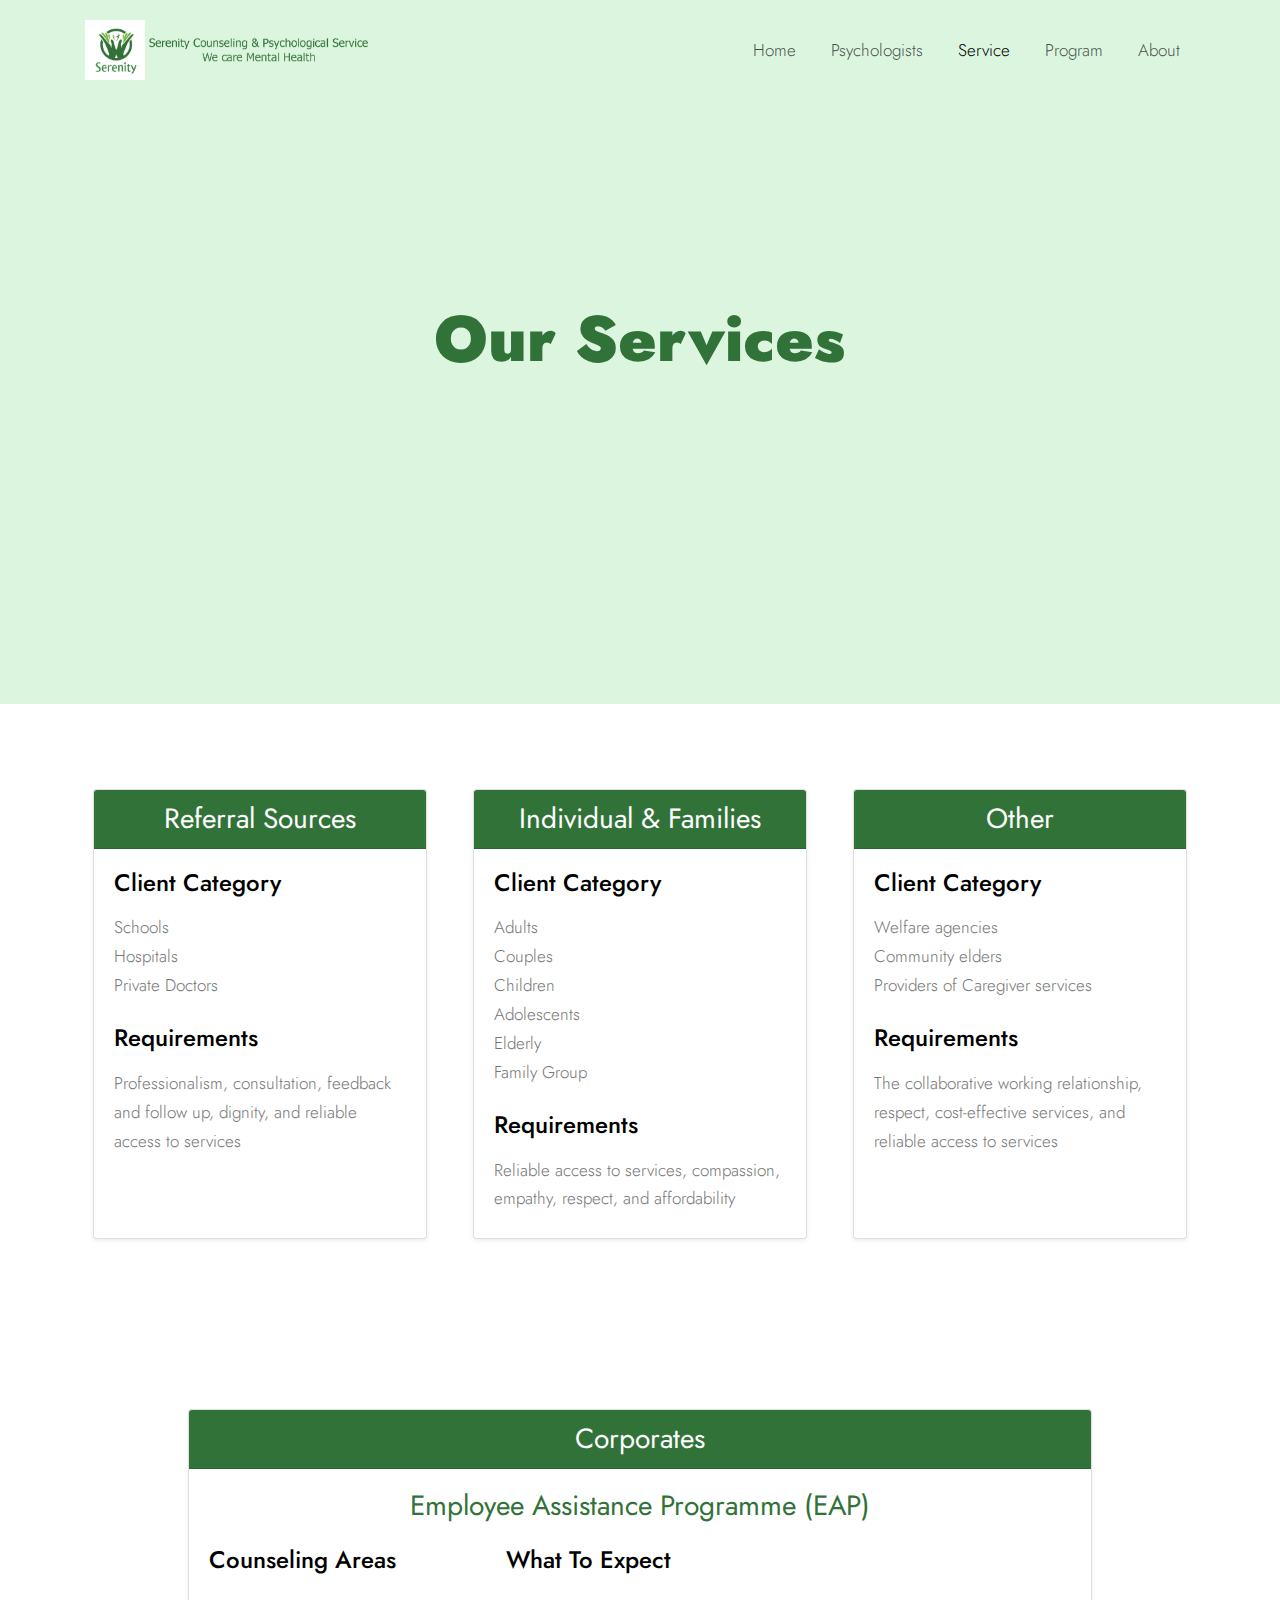
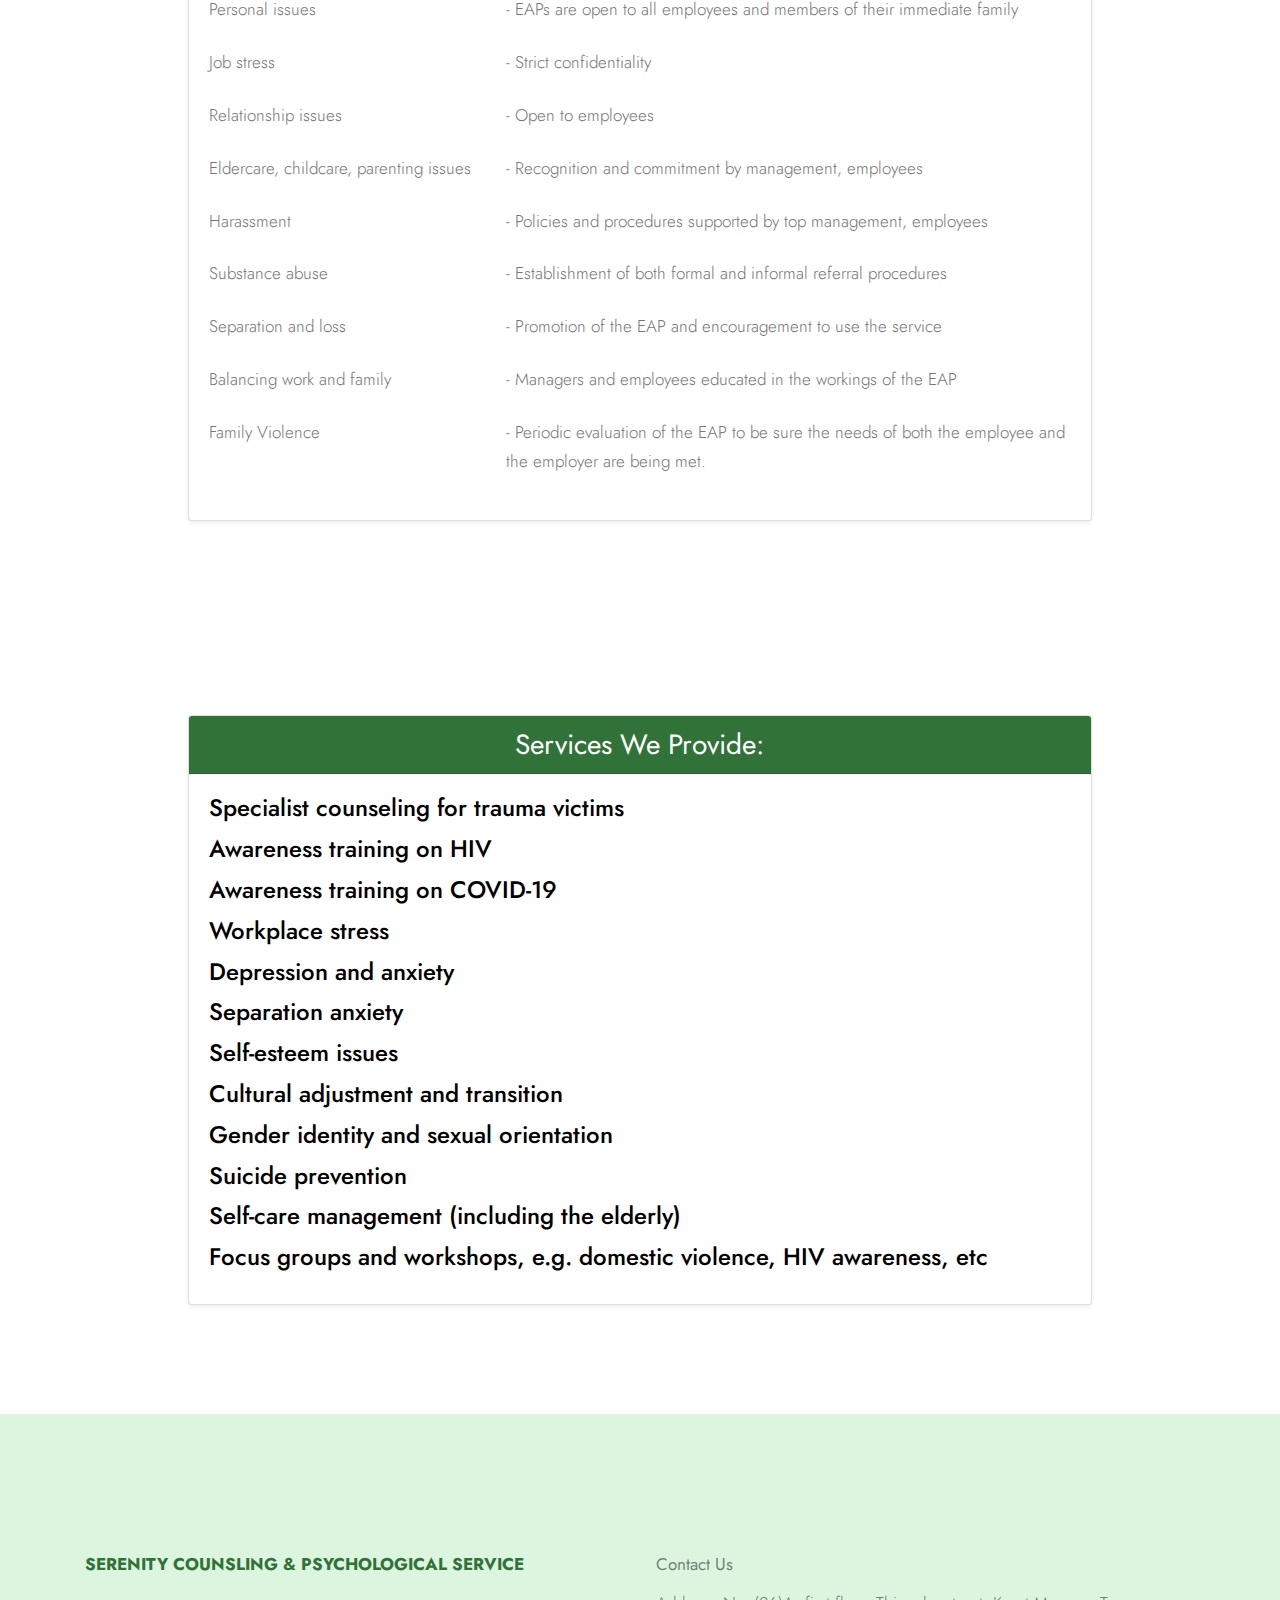
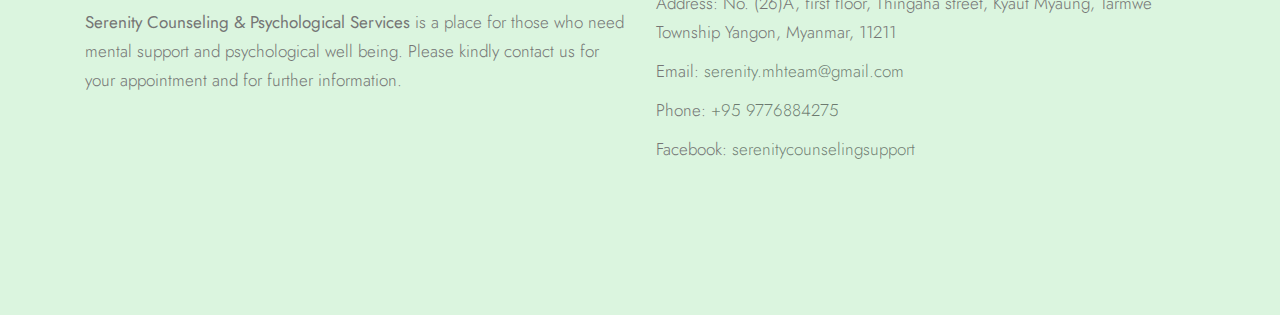
<file: services.html>
<!doctype html>
<html lang="en">

<head>
    <title>Serenity Counseling</title>
    <meta charset="utf-8">
    <meta name="viewport" content="width=device-width, initial-scale=1, shrink-to-fit=no">

    <link href="https://fonts.googleapis.com/css2?family=Jost:wght@400;700&display=swap" rel="stylesheet">

    <link rel="stylesheet" href="fonts/icomoon/style.css">

    <link rel="stylesheet" href="css/bootstrap.min.css">
    <link rel="stylesheet" href="css/bootstrap-datepicker.css">
    <link rel="stylesheet" href="css/jquery.fancybox.min.css">
    <link rel="stylesheet" href="css/owl.carousel.min.css">
    <link rel="stylesheet" href="css/owl.theme.default.min.css">
    <link rel="stylesheet" href="fonts/flaticon/font/flaticon.css">
    <link rel="stylesheet" href="css/aos.css">

    <!-- MAIN CSS -->
    <link rel="stylesheet" href="css/style.css">

</head>

<body data-spy="scroll" data-target=".site-navbar-target" data-offset="300">
    <div class="site-wrap" id="home-section">
        <div class="site-mobile-menu site-navbar-target">
            <div class="site-mobile-menu-header">
                <div class="site-mobile-menu-close mt-3">
                    <span class="icon-close2 js-menu-toggle"></span>
                </div>
            </div>
            <div class="site-mobile-menu-body"></div>
        </div>
        <header class="site-navbar site-navbar-target" role="banner">
            <div class="container">
                <div class="row align-items-center position-relative">
                    <div class="col-3">
                        <div class="site-logo">
                            <img src="images/Logo_2.png" width="300" height="60" alt="Image">
                        </div>
                    </div>
                    <div class="col-9  text-right">
                        <span class="d-inline-block d-lg-none"><a href="#"
                                class="text-primary site-menu-toggle js-menu-toggle py-5"><span
                                    class="icon-menu h3 text-primary"></span></a>
                        </span>
                        <nav class="site-navigation text-right ml-auto d-none d-lg-block" role="navigation">
                            <ul class="site-menu main-menu js-clone-nav ml-auto ">
                                <li><a href="index.html" class="nav-link">Home</a></li>
                                <li><a href="your_counseling_psychologists.html" class="nav-link">Psychologists</a></li>
                                <li class="active"><a href="services.html" class="nav-link">Service</a></li>
                                <li><a href="program.html" class="nav-link">Program</a></li>
                                <li><a href="about.html" class="nav-link">About</a></li>
                                <!-- <li><a href="index_mm.html" class="nav-link">မြန်မာစာ</a></li> -->
                            </ul>
                        </nav>
                    </div>


                </div>
            </div>

        </header>


        <div class="site-section-cover">
            <div class="container">
                <div class="row align-items-center text-center justify-content-center">
                    <div class="col-lg-7">
                        <h1 class="mb-4">Our Services</h1>
                        <p class="lead"></p>
                    </div>
                </div>
            </div>
        </div>

        <div class="site-section">
            <div class="container">
                <div class="row">
                    <div class="col-lg-4">
                        <div class="card ml-2 mr-2 shadow-sm pricing_cardhigh">
                            <div class="card-header agnes-textbackground">
                                <h3 class="my-0 font-weight-normal text-center agnes-textcolorwhite">Referral Sources
                                </h3>
                            </div>
                            <div class="card-body">
                                <h4 class="card-title pricing-card-title ">Client Category</h4>
                                <ul class="list-unstyled mt-3 mb-4">
                                    <li>Schools</li>
                                    <li>Hospitals</li>
                                    <li>Private Doctors</li>
                                </ul>
                                <h4 class="card-title pricing-card-title">Requirements</h4>
                                <ul class="list-unstyled mt-3 mb-4">
                                    <li>Professionalism, consultation, feedback and follow up, dignity, and reliable
                                        access to services</li>
                                </ul>
                            </div>
                        </div>
                    </div>
                    <div class="col-lg-4">
                        <div class="card ml-2 mr-2 shadow-sm pricing_cardhigh">
                            <div class="card-header agnes-textbackground">
                                <h3 class="my-0 font-weight-normal text-center agnes-textcolorwhite">Individual &
                                    Families</h3>
                            </div>
                            <div class="card-body">
                                <h4 class="card-title pricing-card-title">Client Category</h4>
                                <ul class="list-unstyled mt-3 mb-4">
                                    <li>Adults</li>
                                    <li>Couples</li>
                                    <li>Children</li>
                                    <li>Adolescents</li>
                                    <li>Elderly</li>
                                    <li>Family Group</li>
                                </ul>
                                <h4 class="card-title pricing-card-title">Requirements</h4>
                                <ul class="list-unstyled mt-3 mb-4">
                                    <li>Reliable access to services, compassion, empathy, respect, and affordability
                                    </li>
                                </ul>
                            </div>
                        </div>
                    </div>
                    <div class="col-lg-4">
                        <div class="card ml-2 mr-2 shadow-sm pricing_cardhigh">
                            <div class="card-header agnes-textbackground">
                                <h3 class="my-0 font-weight-normal text-center agnes-textcolorwhite">Other</h3>
                            </div>
                            <div class="card-body">
                                <h4 class="card-title pricing-card-title">Client Category</h4>
                                <ul class="list-unstyled mt-3 mb-4">
                                    <li>Welfare agencies</li>
                                    <li>Community elders</li>
                                    <li>Providers of Caregiver services</li>
                                </ul>
                                <h4 class="card-title pricing-card-title">Requirements</h4>
                                <ul class="list-unstyled mt-3 mb-4">
                                    <li>The collaborative working relationship, respect, cost-effective services, and
                                        reliable access to services
                                    </li>
                                </ul>
                            </div>
                        </div>
                    </div>
                </div>
            </div>
        </div>

        <div class="site-section">
            <div class="container">
                <div class="row">
                    <div class="col-lg-10 mb-4 mx-auto">
                        <div class="card ml-2 mr-2 shadow-sm">
                            <div class="card-header agnes-textbackground">
                                <h3 class="my-0 font-weight-normal text-center agnes-textcolorwhite">Corporates</h3>
                            </div>
                            <div class="card-body">
                                <h3 class="my-0 font-weight-normal text-center agnes-textcolor mb-4">Employee Assistance
                                    Programme (EAP)</h3>

                                <div class="row mb-2">
                                    <div class="col-sm-4">
                                        <h4 class="card-title pricing-card-title">Counseling Areas</h4>
                                    </div>
                                    <div class="col-sm-8">
                                        <h4 class="card-title pricing-card-title">What To Expect</h4>
                                    </div>
                                </div>


                                <div class="row mb-2">
                                    <div class="col-sm-4">
                                        <ul class="list-unstyled">
                                            <li>Personal issues</li>
                                        </ul>
                                    </div>
                                    <div class="col-sm-8">
                                        <ul class="list-unstyled">
                                            <li> - EAPs are open to all employees and members of their immediate family
                                            </li>
                                        </ul>
                                    </div>
                                </div>

                                <div class="row mb-2">
                                    <div class="col-sm-4">
                                        <ul class="list-unstyled">
                                            <li>Job stress</li>
                                        </ul>
                                    </div>
                                    <div class="col-sm-8">
                                        <ul class="list-unstyled">
                                            <li> - Strict confidentiality</li>
                                        </ul>
                                    </div>
                                </div>

                                <div class="row mb-2">
                                    <div class="col-sm-4">
                                        <ul class="list-unstyled">
                                            <li>Relationship issues</li>
                                        </ul>
                                    </div>
                                    <div class="col-sm-8">
                                        <ul class="list-unstyled">
                                            <li> - Open to employees</li>
                                        </ul>
                                    </div>
                                </div>

                                <div class="row mb-2">
                                    <div class="col-sm-4">
                                        <ul class="list-unstyled">
                                            <li>Eldercare, childcare, parenting issues</li>
                                        </ul>
                                    </div>
                                    <div class="col-sm-8">
                                        <ul class="list-unstyled">
                                            <li> - Recognition and commitment by management, employees</li>
                                        </ul>
                                    </div>
                                </div>

                                <div class="row mb-2">
                                    <div class="col-sm-4">
                                        <ul class="list-unstyled">
                                            <li>Harassment</li>
                                        </ul>
                                    </div>
                                    <div class="col-sm-8">
                                        <ul class="list-unstyled">
                                            <li> - Policies and procedures supported by top management, employees</li>
                                        </ul>
                                    </div>
                                </div>

                                <div class="row mb-2">
                                    <div class="col-sm-4">
                                        <ul class="list-unstyled">
                                            <li>Substance abuse</li>
                                        </ul>
                                    </div>
                                    <div class="col-sm-8">
                                        <ul class="list-unstyled">
                                            <li> - Establishment of both formal and informal referral procedures</li>
                                        </ul>
                                    </div>
                                </div>

                                <div class="row mb-2">
                                    <div class="col-sm-4">
                                        <ul class="list-unstyled">
                                            <li>Separation and loss</li>
                                        </ul>
                                    </div>
                                    <div class="col-sm-8">
                                        <ul class="list-unstyled">
                                            <li> - Promotion of the EAP and encouragement to use the service</li>
                                        </ul>
                                    </div>
                                </div>

                                <div class="row mb-2">
                                    <div class="col-sm-4">
                                        <ul class="list-unstyled">
                                            <li>Balancing work and family</li>
                                        </ul>
                                    </div>
                                    <div class="col-sm-8">
                                        <ul class="list-unstyled">
                                            <li> - Managers and employees educated in the workings of the EAP</li>
                                        </ul>
                                    </div>
                                </div>

                                <div class="row mb-2">
                                    <div class="col-sm-4">
                                        <ul class="list-unstyled">
                                            <li>Family Violence</li>
                                        </ul>
                                    </div>
                                    <div class="col-sm-8">
                                        <ul class="list-unstyled">
                                            <li> - Periodic evaluation of the EAP to be sure the needs of both the
                                                employee
                                                and the employer are being met.</li>
                                        </ul>
                                    </div>
                                </div>

                            </div>
                        </div>
                    </div>
                </div>
            </div>
        </div>


        <div class="site-section">
            <div class="container">
                <div class="row">
                    <div class="col-lg-10 mb-4 mx-auto">
                        <div class="card ml-2 mr-2 shadow-sm">
                            <div class="card-header agnes-textbackground">
                                <h3 class="my-0 font-weight-normal text-center agnes-textcolorwhite">Services We
                                    Provide:</h3>
                            </div>
                            <div class="card-body">
                                <h4 class="card-title pricing-card-title">Specialist counseling for trauma victims</h4>
                                <h4 class="card-title pricing-card-title">Awareness training on HIV </h4>
                                <h4 class="card-title pricing-card-title">Awareness training on COVID-19</h4>
                                <h4 class="card-title pricing-card-title">Workplace stress </h4>
                                <h4 class="card-title pricing-card-title">Depression and anxiety </h4>
                                <h4 class="card-title pricing-card-title">Separation anxiety </h4>
                                <h4 class="card-title pricing-card-title">Self-esteem issues </h4>
                                <h4 class="card-title pricing-card-title">Cultural adjustment and transition </h4>
                                <h4 class="card-title pricing-card-title">Gender identity and sexual orientation </h4>
                                <h4 class="card-title pricing-card-title">Suicide prevention </h4>
                                <h4 class="card-title pricing-card-title">Self-care management (including the elderly)
                                </h4>
                                <h4 class="card-title pricing-card-title">Focus groups and workshops, e.g. domestic
                                    violence, HIV awareness, etc </h4>
                            </div>
                        </div>
                    </div>
                </div>
            </div>
        </div>

        <div class="footer site-section">
            <div class="container">
                <div class="row">
                    <div class="col-md-6">
                        <div class="site-logo-footer">
                            <a href="index.html">Serenity Counsling & Psychological Service</a>
                        </div>
                        <br>
                        <p><b>Serenity Counseling & Psychological Services</b> is a place for those who need mental
                            support and psychological well being. Please kindly contact us for your appointment and for
                            further information.</p>
                    </div>
                    <div class="col-md-6 ml-auto">
                        <div class="row">
                            <div class="ml-auto">
                                <ul class="list-unstyled links pr-3 pl-3">
                                    <li><a href="#"><b>Contact Us</b></a></li>
                                    <li>Address: No. (26)A, first floor, Thingaha street, Kyaut Myaung, Tarmwe Township
                                        Yangon, Myanmar, 11211</li>
                                    <li>Email: <a href="#">serenity.mhteam@gmail.com</a></li>
                                    <li>Phone: <a href="#">+95 9776884275</a></li>
                                    <li>Facebook: <a
                                            href="https://www.facebook.com/serenitycounselingsupport">serenitycounselingsupport</a>
                                    </li>
                                </ul>
                            </div>
                        </div>
                    </div>
                </div>
            </div>
        </div>

    </div>

    <script src="js/jquery-3.3.1.min.js"></script>
    <script src="js/jquery-migrate-3.0.0.js"></script>
    <script src="js/popper.min.js"></script>
    <script src="js/bootstrap.min.js"></script>
    <script src="js/owl.carousel.min.js"></script>
    <script src="js/jquery.sticky.js"></script>
    <script src="js/jquery.waypoints.min.js"></script>
    <script src="js/jquery.animateNumber.min.js"></script>
    <script src="js/jquery.fancybox.min.js"></script>
    <script src="js/jquery.stellar.min.js"></script>
    <script src="js/jquery.easing.1.3.js"></script>
    <script src="js/bootstrap-datepicker.min.js"></script>
    <script src="js/isotope.pkgd.min.js"></script>
    <script src="js/aos.js"></script>


    <script src="js/typed.js"></script>
    <script>
        var typed = new Typed('.typed-words', {
            strings: ["Business", " Startups", " Organization", " Company"],
            typeSpeed: 80,
            backSpeed: 80,
            backDelay: 4000,
            startDelay: 1000,
            loop: true,
            showCursor: true
        });
    </script>


    <script src="js/main.js"></script>

</body>

</html>
</file>
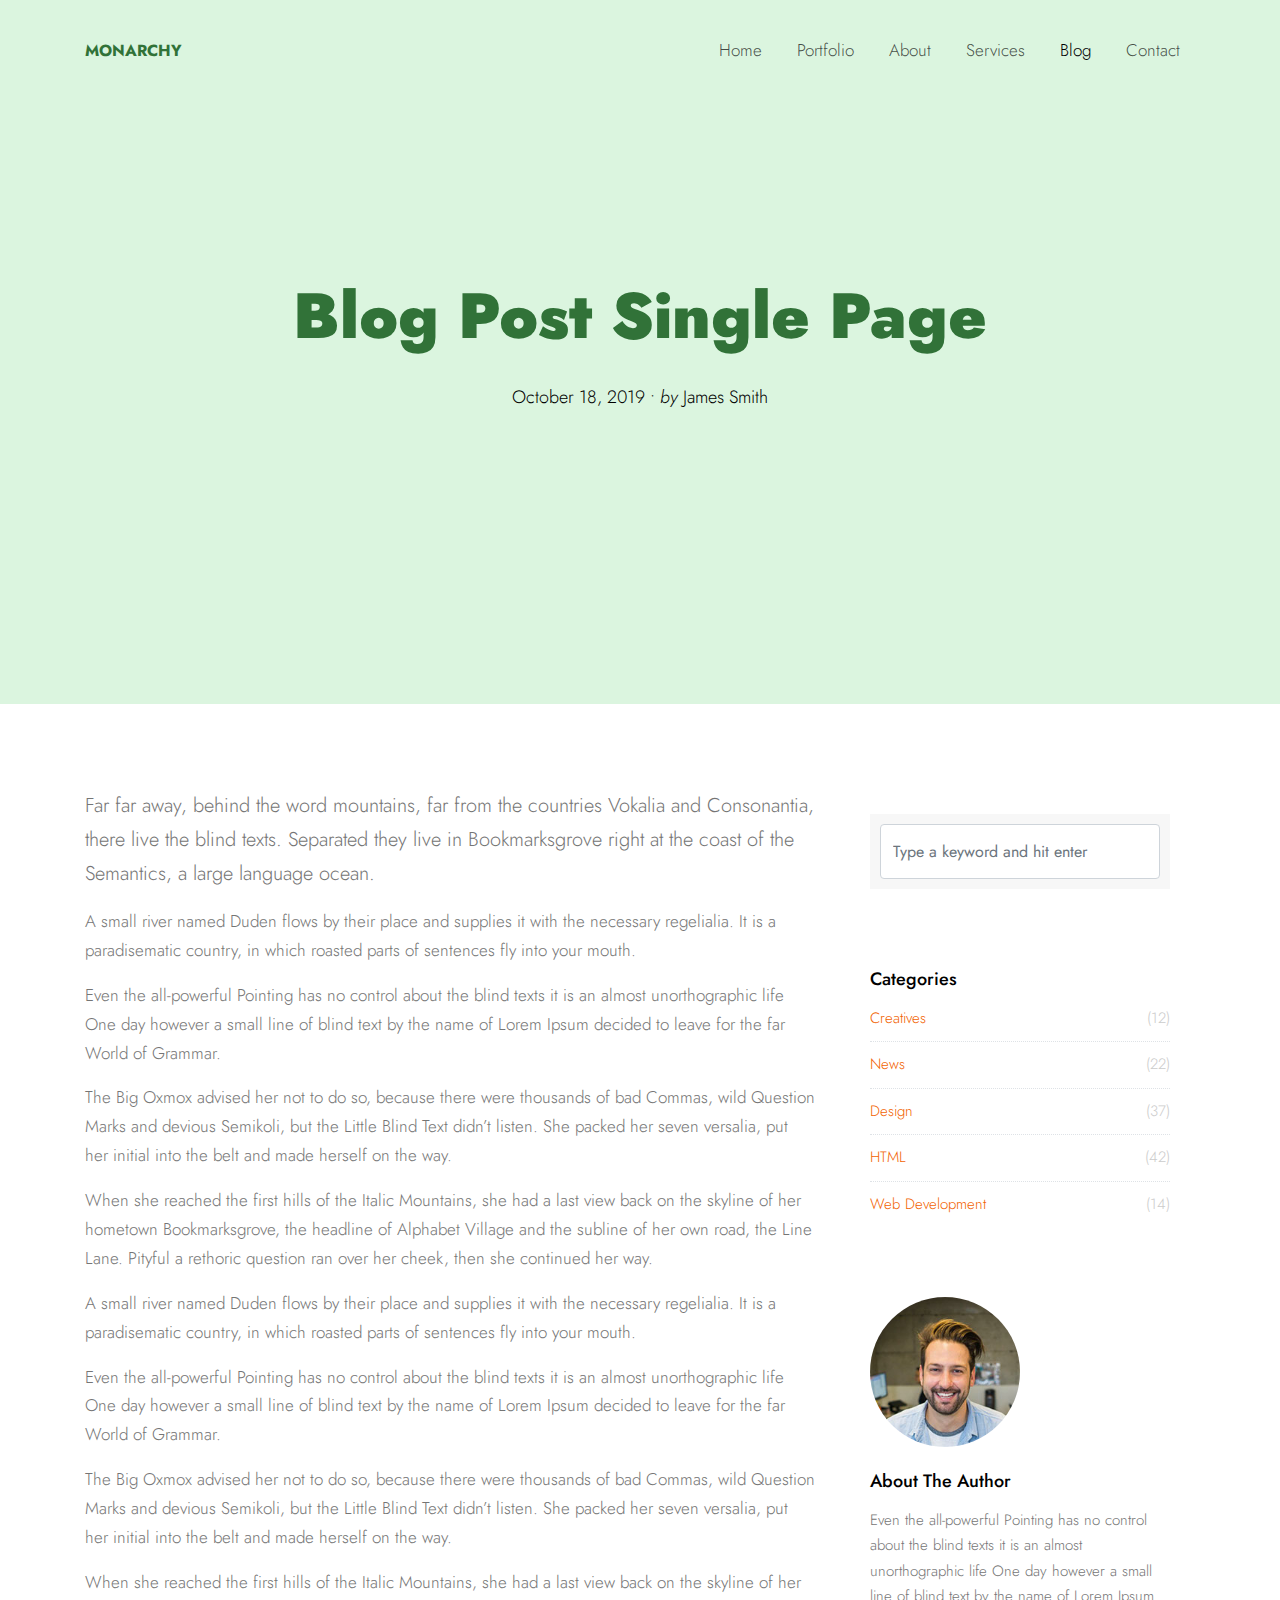
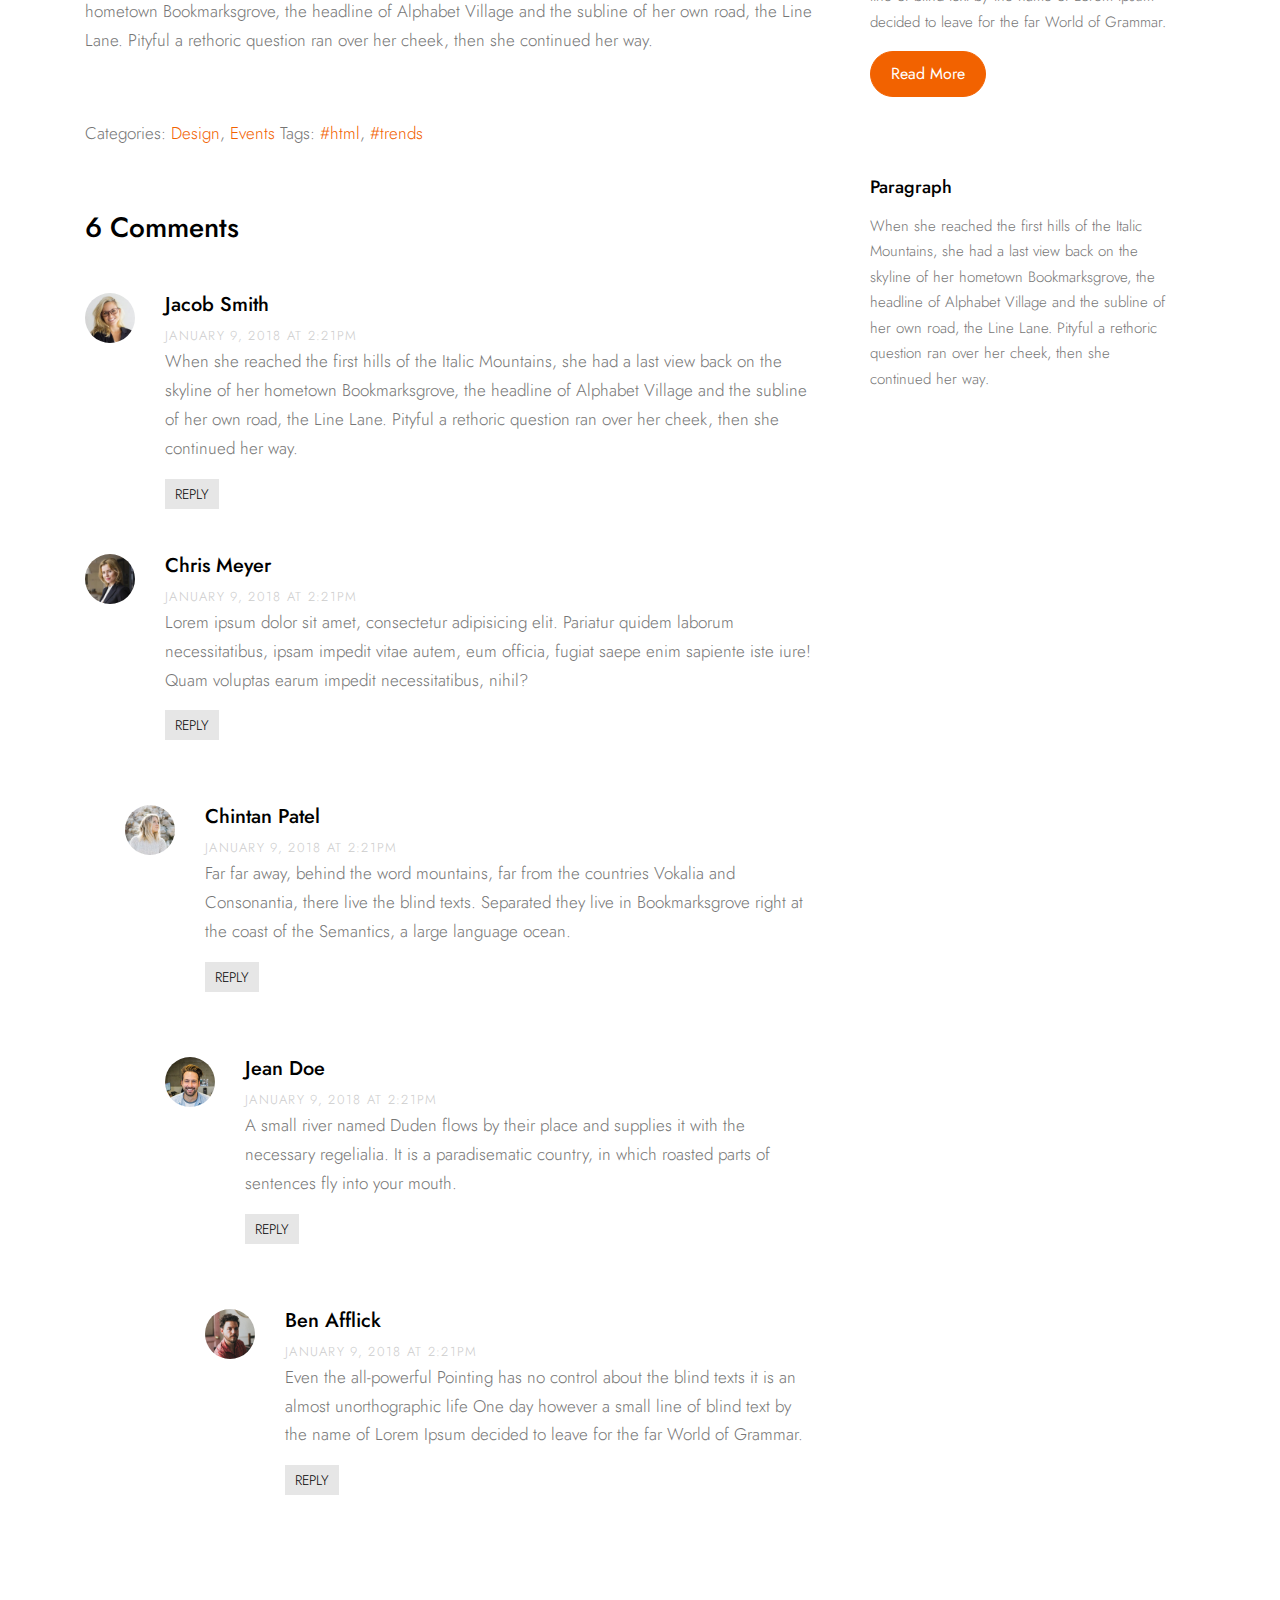
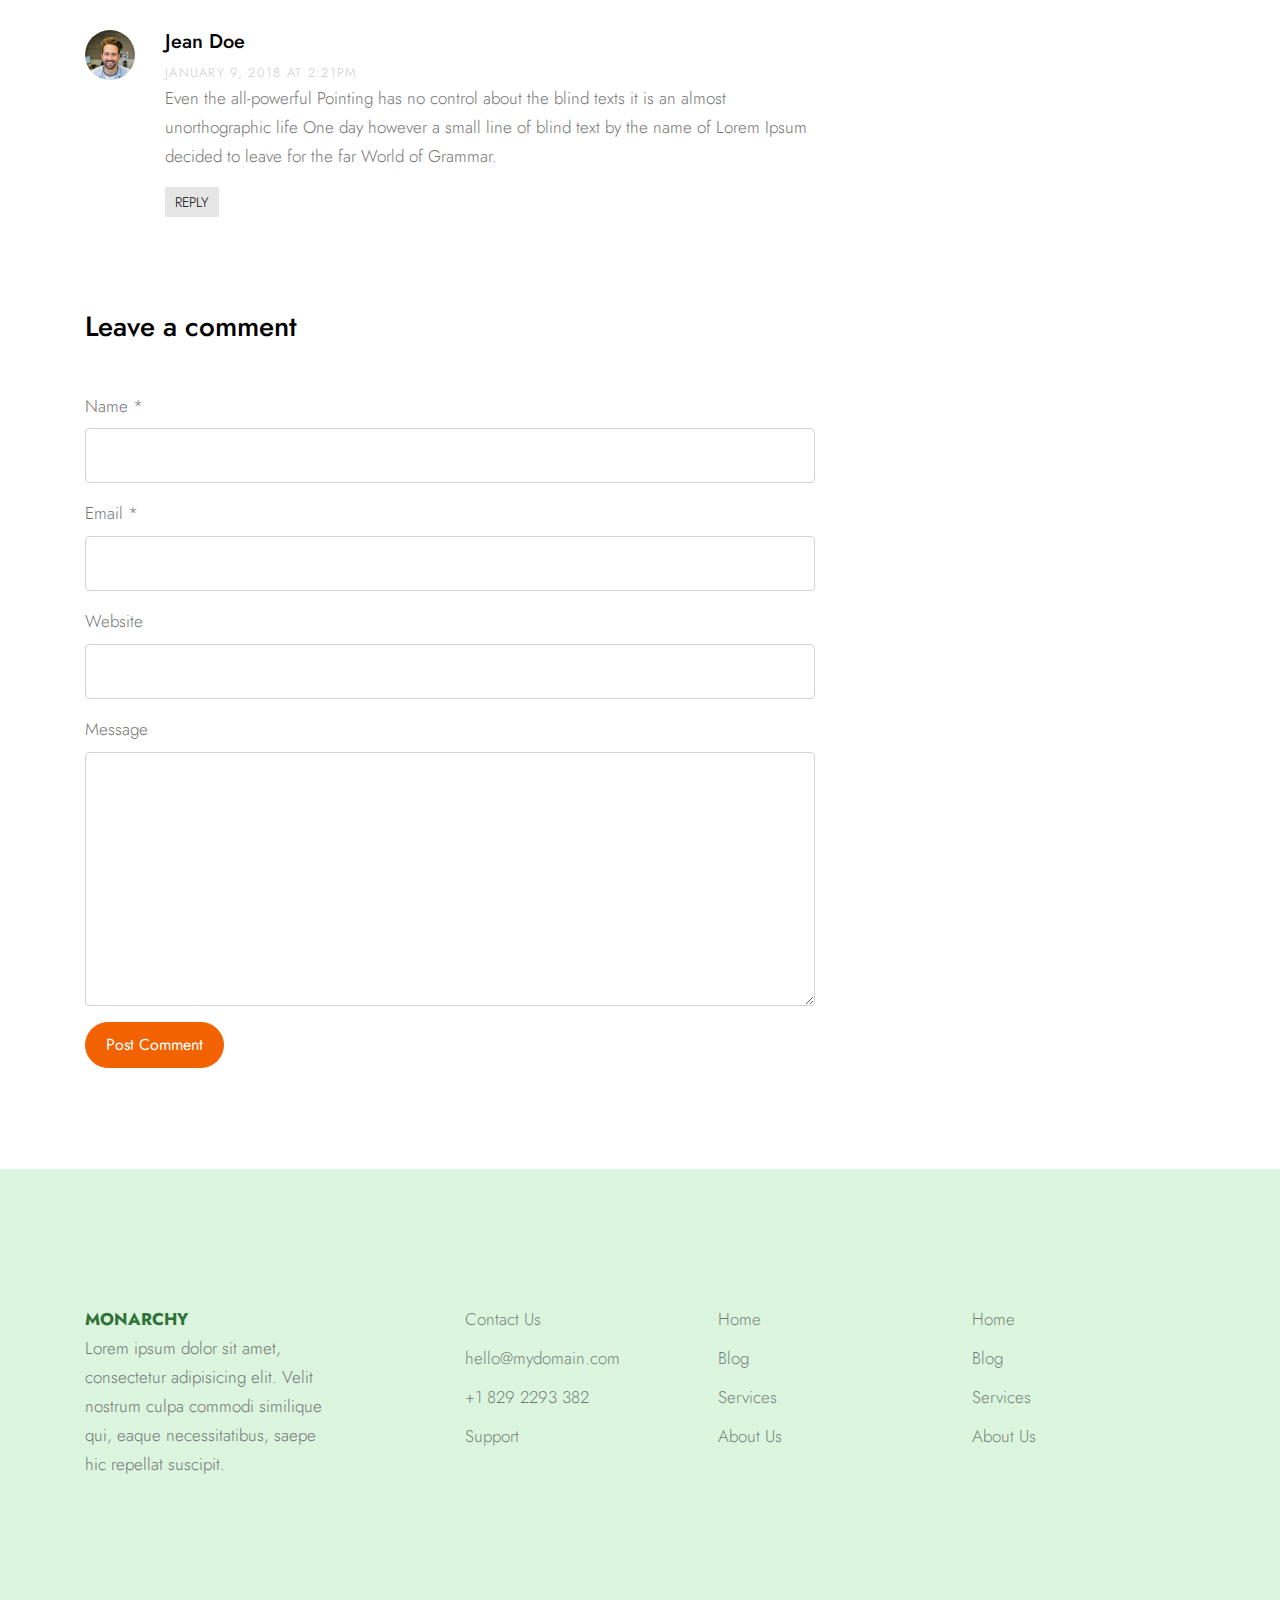
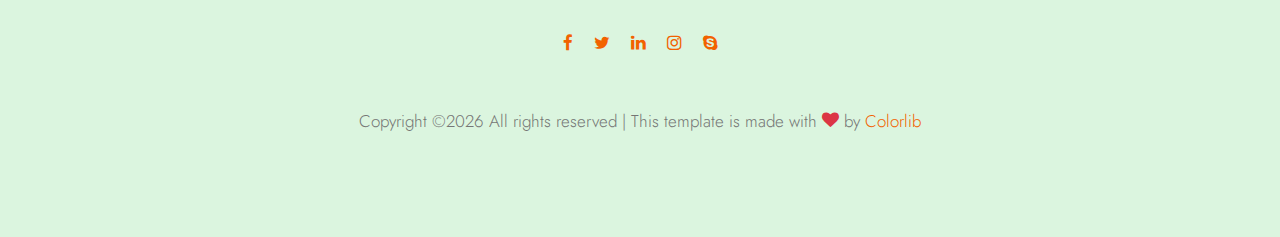
<file: single.html>
<!doctype html>
<html lang="en">

<head>
  <title>Monarchy &mdash; Website Template by Colorlib</title>
  <meta charset="utf-8">
  <meta name="viewport" content="width=device-width, initial-scale=1, shrink-to-fit=no">

  <link href="https://fonts.googleapis.com/css2?family=Jost:wght@400;700&display=swap" rel="stylesheet">

  <link rel="stylesheet" href="fonts/icomoon/style.css">

  <link rel="stylesheet" href="css/bootstrap.min.css">
  <link rel="stylesheet" href="css/bootstrap-datepicker.css">
  <link rel="stylesheet" href="css/jquery.fancybox.min.css">
  <link rel="stylesheet" href="css/owl.carousel.min.css">
  <link rel="stylesheet" href="css/owl.theme.default.min.css">
  <link rel="stylesheet" href="fonts/flaticon/font/flaticon.css">
  <link rel="stylesheet" href="css/aos.css">

  <!-- MAIN CSS -->
  <link rel="stylesheet" href="css/style.css">

</head>

<body data-spy="scroll" data-target=".site-navbar-target" data-offset="300">


  <div class="site-wrap" id="home-section">

    <div class="site-mobile-menu site-navbar-target">
      <div class="site-mobile-menu-header">
        <div class="site-mobile-menu-close mt-3">
          <span class="icon-close2 js-menu-toggle"></span>
        </div>
      </div>
      <div class="site-mobile-menu-body"></div>
    </div>



    <header class="site-navbar site-navbar-target" role="banner">

      <div class="container">
        <div class="row align-items-center position-relative">

          <div class="col-3">
            <div class="site-logo">
              <a href="index.html" class="font-weight-bold">Monarchy</a>
            </div>
          </div>

          <div class="col-9  text-right">


            <span class="d-inline-block d-lg-none"><a href="#" class="text-primary site-menu-toggle js-menu-toggle py-5"><span class="icon-menu h3 text-primary"></span></a></span>



            <nav class="site-navigation text-right ml-auto d-none d-lg-block" role="navigation">
              <ul class="site-menu main-menu js-clone-nav ml-auto ">
                <li><a href="index.html" class="nav-link">Home</a></li>
                <li><a href="portfolio.html" class="nav-link">Portfolio</a></li>
                <li><a href="about.html" class="nav-link">About</a></li>
                <li><a href="services.html" class="nav-link">Services</a></li>
                <li class="active"><a href="blog.html" class="nav-link">Blog</a></li>
                <li><a href="contact.html" class="nav-link">Contact</a></li>
              </ul>
            </nav>
          </div>


        </div>
      </div>

    </header>

    
    <div class="site-section-cover">
      <div class="container">
        <div class="row align-items-center text-center justify-content-center">
          <div class="col-lg-8">
            <h1 class="mb-4">Blog Post Single Page</h1>
            <p class="lead">October 18, 2019 &bullet; <em>by</em> James Smith</p>
            
          </div>
        </div>
      </div>
    </div>


    <div class="site-section">
      <div class="container">
        <div class="row">
          <div class="col-md-8 blog-content">
            <p class="lead">Far far away, behind the word mountains, far from the countries Vokalia and Consonantia, there live the blind texts. Separated they live in Bookmarksgrove right at the coast of the Semantics, a large language ocean.</p>
            <p>A small river named Duden flows by their place and supplies it with the necessary regelialia. It is a paradisematic country, in which roasted parts of sentences fly into your mouth.</p>

            <blockquote><p>Even the all-powerful Pointing has no control about the blind texts it is an almost unorthographic life One day however a small line of blind text by the name of Lorem Ipsum decided to leave for the far World of Grammar.</p></blockquote>

            <p>The Big Oxmox advised her not to do so, because there were thousands of bad Commas, wild Question Marks and devious Semikoli, but the Little Blind Text didn’t listen. She packed her seven versalia, put her initial into the belt and made herself on the way.</p>

            <p>When she reached the first hills of the Italic Mountains, she had a last view back on the skyline of her hometown Bookmarksgrove, the headline of Alphabet Village and the subline of her own road, the Line Lane. Pityful a rethoric question ran over her cheek, then she continued her way.</p>

            <p>A small river named Duden flows by their place and supplies it with the necessary regelialia. It is a paradisematic country, in which roasted parts of sentences fly into your mouth.</p>

            <blockquote><p>Even the all-powerful Pointing has no control about the blind texts it is an almost unorthographic life One day however a small line of blind text by the name of Lorem Ipsum decided to leave for the far World of Grammar.</p></blockquote>

            <p>The Big Oxmox advised her not to do so, because there were thousands of bad Commas, wild Question Marks and devious Semikoli, but the Little Blind Text didn’t listen. She packed her seven versalia, put her initial into the belt and made herself on the way.</p>
            
            <p>When she reached the first hills of the Italic Mountains, she had a last view back on the skyline of her hometown Bookmarksgrove, the headline of Alphabet Village and the subline of her own road, the Line Lane. Pityful a rethoric question ran over her cheek, then she continued her way.</p>


            <div class="pt-5">
              <p>Categories:  <a href="#">Design</a>, <a href="#">Events</a>  Tags: <a href="#">#html</a>, <a href="#">#trends</a></p>
            </div>


            <div class="pt-5">
              <h3 class="mb-5">6 Comments</h3>
              <ul class="comment-list">
                <li class="comment">
                  <div class="vcard bio">
                    <img src="images/person_2.jpg" alt="Image">
                  </div>
                  <div class="comment-body">
                    <h3>Jacob Smith</h3>
                    <div class="meta">January 9, 2018 at 2:21pm</div>
                    <p>When she reached the first hills of the Italic Mountains, she had a last view back on the skyline of her hometown Bookmarksgrove, the headline of Alphabet Village and the subline of her own road, the Line Lane. Pityful a rethoric question ran over her cheek, then she continued her way.</p>
                    <p><a href="#" class="reply">Reply</a></p>
                  </div>
                </li>

                <li class="comment">
                  <div class="vcard bio">
                    <img src="images/person_3.jpg" alt="Image">
                  </div>
                  <div class="comment-body">
                    <h3>Chris Meyer</h3>
                    <div class="meta">January 9, 2018 at 2:21pm</div>
                    <p>Lorem ipsum dolor sit amet, consectetur adipisicing elit. Pariatur quidem laborum necessitatibus, ipsam impedit vitae autem, eum officia, fugiat saepe enim sapiente iste iure! Quam voluptas earum impedit necessitatibus, nihil?</p>
                    <p><a href="#" class="reply">Reply</a></p>
                  </div>

                  <ul class="children">
                    <li class="comment">
                      <div class="vcard bio">
                        <img src="images/person_5.jpg" alt="Image">
                      </div>
                      <div class="comment-body">
                        <h3>Chintan Patel</h3>
                        <div class="meta">January 9, 2018 at 2:21pm</div>
                        <p>Far far away, behind the word mountains, far from the countries Vokalia and Consonantia, there live the blind texts. Separated they live in Bookmarksgrove right at the coast of the Semantics, a large language ocean.</p>
                        <p><a href="#" class="reply">Reply</a></p>
                      </div>


                      <ul class="children">
                        <li class="comment">
                          <div class="vcard bio">
                            <img src="images/person_1.jpg" alt="Image">
                          </div>
                          <div class="comment-body">
                            <h3>Jean Doe</h3>
                            <div class="meta">January 9, 2018 at 2:21pm</div>
                            <p>A small river named Duden flows by their place and supplies it with the necessary regelialia. It is a paradisematic country, in which roasted parts of sentences fly into your mouth.</p>
                            <p><a href="#" class="reply">Reply</a></p>
                          </div>

                          <ul class="children">
                            <li class="comment">
                              <div class="vcard bio">
                                <img src="images/person_4.jpg" alt="Image">
                              </div>
                              <div class="comment-body">
                                <h3>Ben Afflick</h3>
                                <div class="meta">January 9, 2018 at 2:21pm</div>
                                <p>Even the all-powerful Pointing has no control about the blind texts it is an almost unorthographic life One day however a small line of blind text by the name of Lorem Ipsum decided to leave for the far World of Grammar.</p>
                                <p><a href="#" class="reply">Reply</a></p>
                              </div>
                            </li>
                          </ul>
                        </li>
                      </ul>
                    </li>
                  </ul>
                </li>

                <li class="comment">
                  <div class="vcard bio">
                    <img src="images/person_1.jpg" alt="Image">
                  </div>
                  <div class="comment-body">
                    <h3>Jean Doe</h3>
                    <div class="meta">January 9, 2018 at 2:21pm</div>
                    <p>Even the all-powerful Pointing has no control about the blind texts it is an almost unorthographic life One day however a small line of blind text by the name of Lorem Ipsum decided to leave for the far World of Grammar.</p>
                    <p><a href="#" class="reply">Reply</a></p>
                  </div>
                </li>
              </ul>
              <!-- END comment-list -->
              
              <div class="comment-form-wrap pt-5">
                <h3 class="mb-5">Leave a comment</h3>
                <form action="#" class="">
                  <div class="form-group">
                    <label for="name">Name *</label>
                    <input type="text" class="form-control" id="name">
                  </div>
                  <div class="form-group">
                    <label for="email">Email *</label>
                    <input type="email" class="form-control" id="email">
                  </div>
                  <div class="form-group">
                    <label for="website">Website</label>
                    <input type="url" class="form-control" id="website">
                  </div>

                  <div class="form-group">
                    <label for="message">Message</label>
                    <textarea name="" id="message" cols="30" rows="10" class="form-control"></textarea>
                  </div>
                  <div class="form-group">
                    <input type="submit" value="Post Comment" class="btn btn-primary btn-md text-white">
                  </div>

                </form>
              </div>
            </div>

          </div>
          <div class="col-md-4 sidebar">
            <div class="sidebar-box">
              <form action="#" class="search-form">
                <div class="form-group">
                  <span class="icon fa fa-search"></span>
                  <input type="text" class="form-control" placeholder="Type a keyword and hit enter">
                </div>
              </form>
            </div>
            <div class="sidebar-box">
              <div class="categories">
                <h3>Categories</h3>
                <li><a href="#">Creatives <span>(12)</span></a></li>
                <li><a href="#">News <span>(22)</span></a></li>
                <li><a href="#">Design <span>(37)</span></a></li>
                <li><a href="#">HTML <span>(42)</span></a></li>
                <li><a href="#">Web Development <span>(14)</span></a></li>
              </div>
            </div>
            <div class="sidebar-box">
              <img src="images/person_1.jpg" alt="Image" class="img-fluid mb-4 w-50 rounded-circle">
              <h3 class="text-black">About The Author</h3>
              <p>Even the all-powerful Pointing has no control about the blind texts it is an almost unorthographic life One day however a small line of blind text by the name of Lorem Ipsum decided to leave for the far World of Grammar.</p>
              <p><a href="#" class="btn btn-primary btn-md text-white">Read More</a></p>
            </div>

            <div class="sidebar-box">
              <h3 class="text-black">Paragraph</h3>
              <p>When she reached the first hills of the Italic Mountains, she had a last view back on the skyline of her hometown Bookmarksgrove, the headline of Alphabet Village and the subline of her own road, the Line Lane. Pityful a rethoric question ran over her cheek, then she continued her way.</p>
            </div>
          </div>
        </div>
      </div>
    </div>

    <div class="footer site-section">
      <div class="container">
        <div class="row">
          <div class="col-md-3">
            <div class="site-logo-footer">
              <a href="index.html">Monarchy</a>
            </div> 
            <p>Lorem ipsum dolor sit amet, consectetur adipisicing elit. Velit nostrum culpa commodi similique qui, eaque necessitatibus, saepe hic repellat suscipit.</p>
          </div>
          <div class="col-md-8 ml-auto">
            <div class="row">
              <div class="col-md-4 ml-auto">
                <ul class="list-unstyled links">
                  <li><a href="#">Contact Us</a></li>
                  <li><a href="#">hello@mydomain.com</a></li>
                  <li><a href="#">+1 829 2293 382</a></li>
                  <li><a href="#">Support</a></li>
                </ul>
              </div>
              <div class="col-md-4">
                <ul class="list-unstyled links">
                  <li><a href="#">Home</a></li>
                  <li><a href="#">Blog</a></li>
                  <li><a href="#">Services</a></li>
                  <li><a href="#">About Us</a></li>
                </ul>
              </div>
              <div class="col-md-4">
                <ul class="list-unstyled links">
                  <li><a href="#">Home</a></li>
                  <li><a href="#">Blog</a></li>
                  <li><a href="#">Services</a></li>
                  <li><a href="#">About Us</a></li>
                </ul>
              </div>
            </div>
          </div>
        </div>
      </div>
    </div>

    <div class="site-section pt-0 copyright">
      <div class="container">
        <div class="row mb-4 text-center">
          <div class="col">
            <a href="#"><span class="m-2 icon-facebook"></span></a>
            <a href="#"><span class="m-2 icon-twitter"></span></a>
            <a href="#"><span class="m-2 icon-linkedin"></span></a>
            <a href="#"><span class="m-2 icon-instagram"></span></a>
            <a href="#"><span class="m-2 icon-skype"></span></a>
          </div>
        </div>
        <div class="row mt-5 justify-content-center">
          <div class="col-md-7 text-center">
            <p>
              <!-- Link back to Colorlib can't be removed. Template is licensed under CC BY 3.0. -->
              Copyright &copy;<script>document.write(new Date().getFullYear());</script> All rights reserved | This template is made with <i class="icon-heart text-danger" aria-hidden="true"></i> by <a href="https://colorlib.com" target="_blank" >Colorlib</a>
              <!-- Link back to Colorlib can't be removed. Template is licensed under CC BY 3.0. -->
            </p>
          </div>
        </div>
      </div>
    </div>



  </div>

  <script src="js/jquery-3.3.1.min.js"></script>
  <script src="js/jquery-migrate-3.0.0.js"></script>
  <script src="js/popper.min.js"></script>
  <script src="js/bootstrap.min.js"></script>
  <script src="js/owl.carousel.min.js"></script>
  <script src="js/jquery.sticky.js"></script>
  <script src="js/jquery.waypoints.min.js"></script>
  <script src="js/jquery.animateNumber.min.js"></script>
  <script src="js/jquery.fancybox.min.js"></script>
  <script src="js/jquery.stellar.min.js"></script>
  <script src="js/jquery.easing.1.3.js"></script>
  <script src="js/bootstrap-datepicker.min.js"></script>
  <script src="js/isotope.pkgd.min.js"></script>
  <script src="js/aos.js"></script>


  <script src="js/typed.js"></script>
  <script>
    var typed = new Typed('.typed-words', {
      strings: ["Business"," Startups"," Organization", " Company"],
      typeSpeed: 80,
      backSpeed: 80,
      backDelay: 4000,
      startDelay: 1000,
      loop: true,
      showCursor: true
    });
  </script>


  <script src="js/main.js"></script>

</body>

</html>
</file>
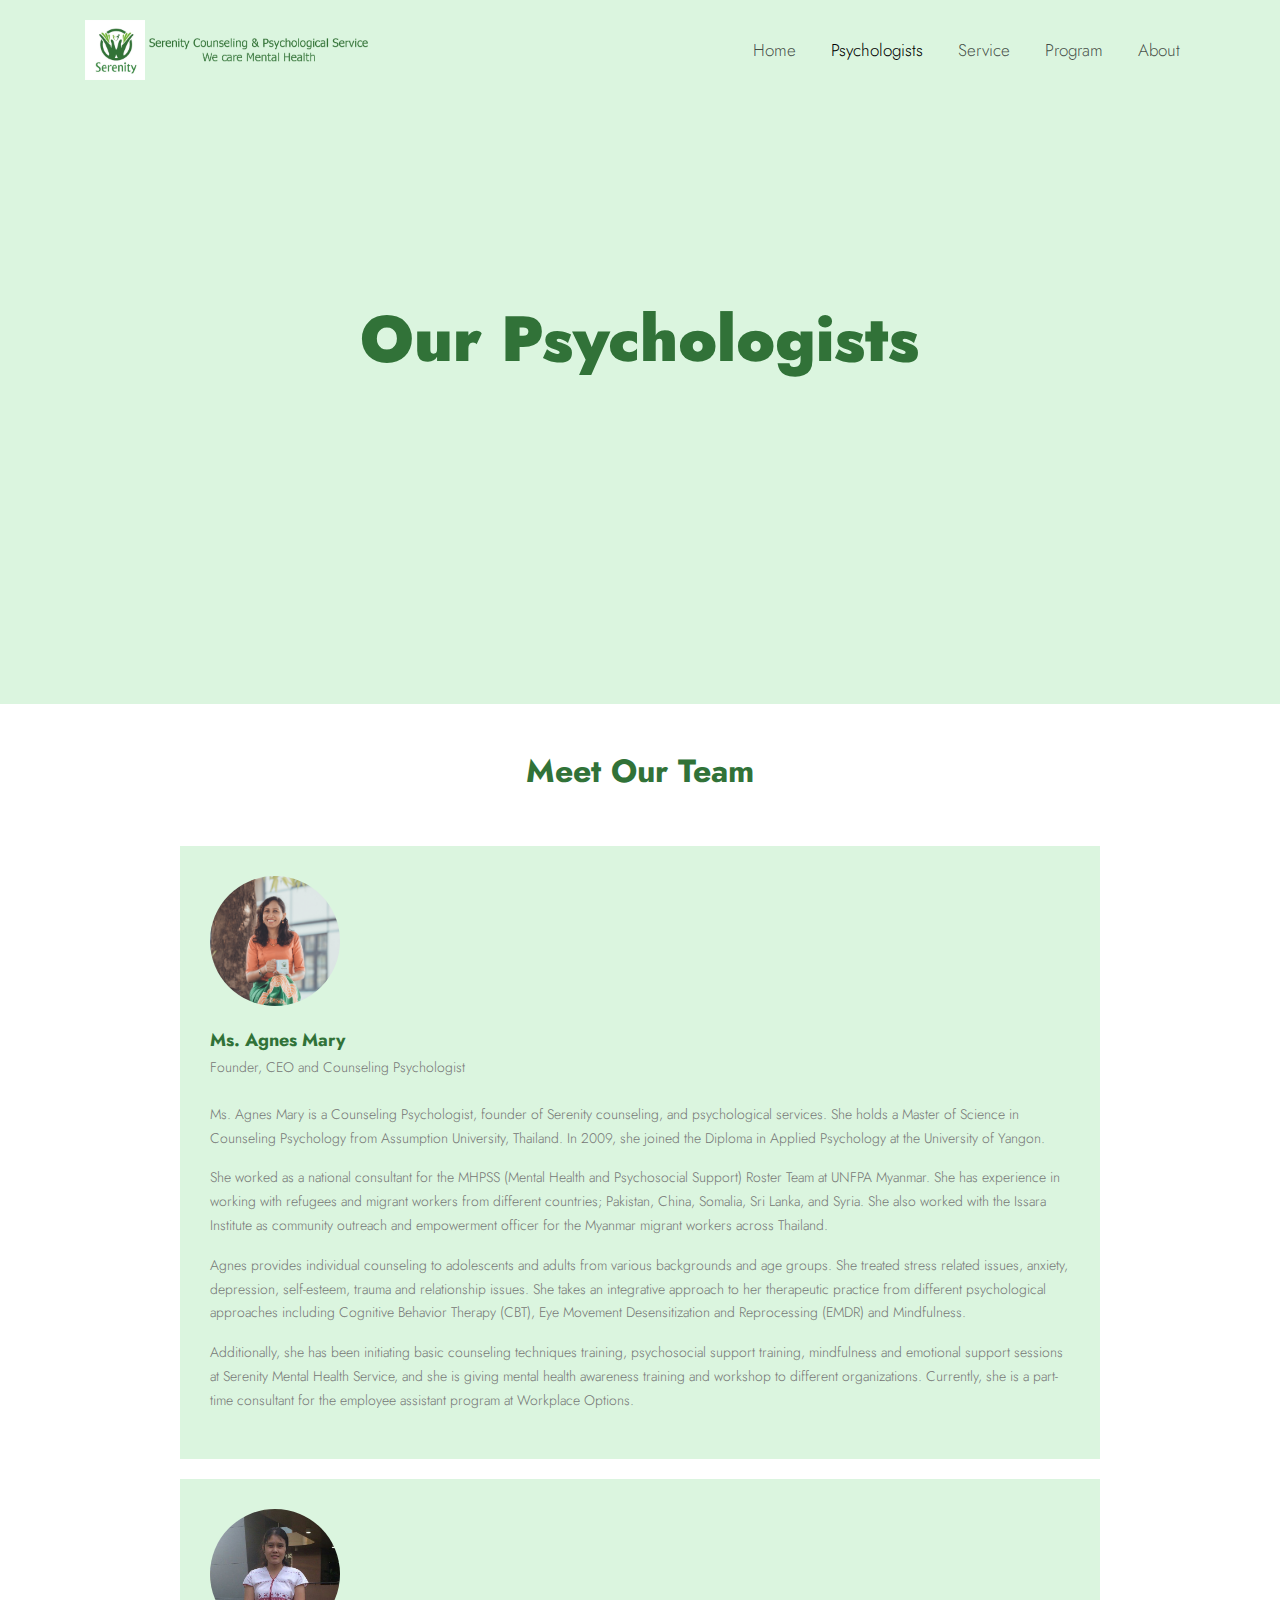
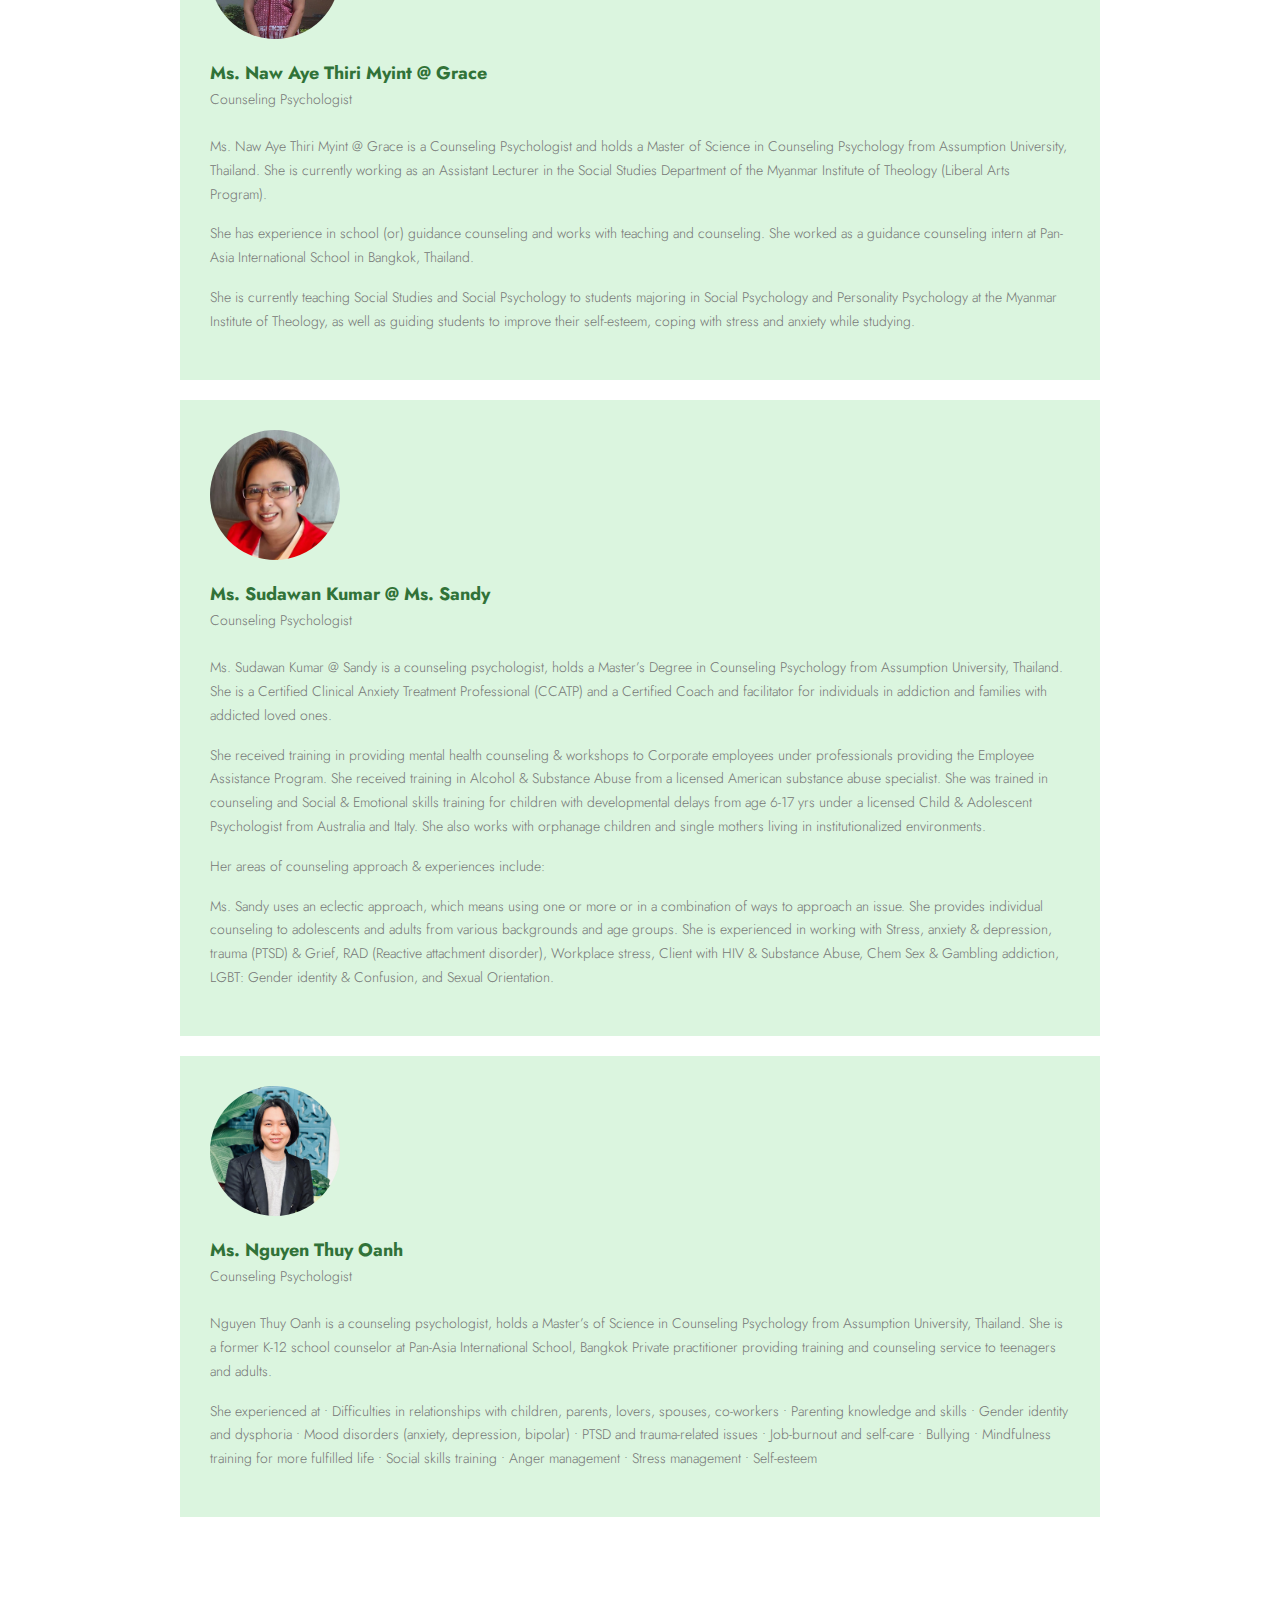
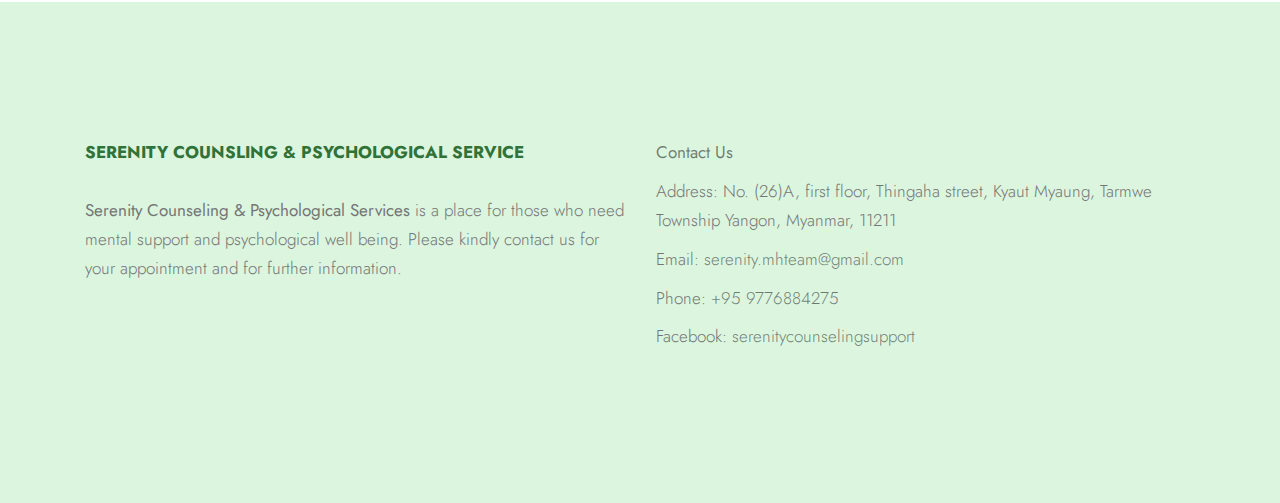
<file: your_counseling_psychologists.html>
<!doctype html>
<html lang="en">

<head>
    <title>Serenity Counseling</title>
    <meta charset="utf-8">
    <meta name="viewport" content="width=device-width, initial-scale=1, shrink-to-fit=no">

    <link href="https://fonts.googleapis.com/css2?family=Jost:wght@400;700&display=swap" rel="stylesheet">

    <link rel="stylesheet" href="fonts/icomoon/style.css">

    <link rel="stylesheet" href="css/bootstrap.min.css">
    <link rel="stylesheet" href="css/bootstrap-datepicker.css">
    <link rel="stylesheet" href="css/jquery.fancybox.min.css">
    <link rel="stylesheet" href="css/owl.carousel.min.css">
    <link rel="stylesheet" href="css/owl.theme.default.min.css">
    <link rel="stylesheet" href="fonts/flaticon/font/flaticon.css">
    <link rel="stylesheet" href="css/aos.css">
    <!-- MAIN CSS -->
    <link rel="stylesheet" href="css/style.css">
</head>

<body data-spy="scroll" data-target=".site-navbar-target" data-offset="300">
    <div class="site-wrap" id="home-section">
        <div class="site-mobile-menu site-navbar-target">
            <div class="site-mobile-menu-header">
                <div class="site-mobile-menu-close mt-3">
                    <span class="icon-close2 js-menu-toggle"></span>
                </div>
            </div>
            <div class="site-mobile-menu-body"></div>
        </div>
        <header class="site-navbar site-navbar-target" role="banner">
            <div class="container">
                <div class="row align-items-center position-relative">
                    <div class="col-3">
                        <div class="site-logo">
                            <a href="index.html" class="font-weight-bold">
                                <img src="images/Logo_2.png" width="300" height="60" alt="Image">
                            </a>
                        </div>
                    </div>
                    <div class="col-9  text-right">
                        <span class="d-inline-block d-lg-none"><a href="#"
                                class="text-primary site-menu-toggle js-menu-toggle py-5"><span
                                    class="icon-menu h3 agnes-textcolor"></span></a>
                        </span>
                        <nav class="site-navigation text-right ml-auto d-none d-lg-block" role="navigation">
                            <ul class="site-menu main-menu js-clone-nav ml-auto ">
                                <li><a href="index.html" class="nav-link">Home</a></li>
                                <li class="active"><a href="your_counseling_psychologists.html"
                                        class="nav-link">Psychologists</a></li>
                                <li><a href="services.html" class="nav-link">Service</a></li>
                                <li><a href="program.html" class="nav-link">Program</a></li>
                                <li><a href="about.html" class="nav-link">About</a></li>
                                <!-- <li><a href="index_mm.html" class="nav-link">မြန်မာစာ</a></li> -->
                            </ul>
                        </nav>
                    </div>
                </div>
            </div>

        </header>

        <div class="site-section-cover">
            <div class="container">
                <div class="row align-items-center text-center justify-content-center">
                    <div class="col-lg-7">
                        <h1 class="mb-4">Our Psychologists</h1>
                        <p class="lead"></p>
                    </div>
                </div>
            </div>
        </div>


        <div class="site-section pt-5">
            <div class="container">
                <div class="row mb-5">
                    <div class="col-lg-7 mx-auto text-center">
                        <h2 class="agnes-textcolor"><b>Meet Our Team</b></h2>
                    </div>
                </div>
                <div class="row">
                    <div class="col-lg-10 mx-auto">
                        <div class="client">
                            <div class="name-photo align-items-center mb-4">
                                <div class="img ml-auto">
                                    <img src="images/team_agnes_mary.jpg" alt="Image" class="img-fluid">
                                </div>
                            </div>
                            <div class="name">
                                <h3>Ms. Agnes Mary</h3>
                                <span> Founder, CEO and Counseling Psychologist</span>
                            </div>
                            <br>
                            <p class="client-text">Ms. Agnes Mary is a Counseling Psychologist, founder of Serenity
                                counseling, and psychological services. She holds a Master of Science in Counseling
                                Psychology from Assumption University, Thailand. In 2009, she joined the Diploma in
                                Applied Psychology at the University of Yangon. </p>
                            <p class="client-text">She worked as a national consultant for the MHPSS (Mental Health and
                                Psychosocial Support) Roster Team at UNFPA Myanmar. She has experience in working with
                                refugees and migrant workers from different countries; Pakistan, China, Somalia, Sri
                                Lanka, and Syria. She also worked with the Issara Institute as community outreach and
                                empowerment officer for the Myanmar migrant workers across Thailand.</p>
                            <p class="client-text">Agnes provides individual counseling to adolescents and adults from
                                various backgrounds and age groups. She treated stress related issues, anxiety,
                                depression, self-esteem, trauma and relationship issues. She takes an integrative
                                approach to her therapeutic practice from different psychological approaches including
                                Cognitive Behavior Therapy (CBT), Eye Movement Desensitization and Reprocessing (EMDR)
                                and Mindfulness.</p>
                            <p class="client-text">Additionally, she has been initiating basic counseling techniques
                                training, psychosocial support training, mindfulness and emotional support sessions at
                                Serenity Mental Health Service, and she is giving mental health awareness training and
                                workshop to different organizations. Currently, she is a part-time consultant for the
                                employee assistant program at Workplace Options.</p>
                        </div>
                    </div>
                </div>

                <div class="sfixhighbr"><br></div>

                <div class="row">
                    <div class="col-lg-10 mx-auto">
                        <div class="client ">
                            <div class="name-photo align-items-center mb-4">
                                <div class="img ml-auto">
                                    <img src="images/team_naw_aye.jpg" alt="Image" class="img-fluid">
                                </div>
                            </div>
                            <div class="name">
                                <h3>Ms. Naw Aye Thiri Myint @ Grace</h3>
                                <span>Counseling Psychologist</span>
                            </div>
                            <br>
                            <p class="client-text">Ms. Naw Aye Thiri Myint @ Grace is a Counseling Psychologist and
                                holds a Master of Science in Counseling Psychology from Assumption University, Thailand.
                                She is currently working as an Assistant Lecturer in the Social Studies Department of
                                the Myanmar Institute of Theology (Liberal Arts Program). </p>
                            <p class="client-text">She has experience in school (or) guidance counseling and works with
                                teaching and counseling. She worked as a guidance counseling intern at Pan-Asia
                                International School in Bangkok, Thailand.</p>
                            <p class="client-text">She is currently teaching Social Studies and Social Psychology to
                                students majoring in Social Psychology and Personality Psychology at the Myanmar
                                Institute of Theology, as well as guiding students to improve their self-esteem, coping
                                with stress and anxiety while studying. </p>
                        </div>
                    </div>
                </div>
                <div class="sfixhighbr"><br></div>

                <div class="row">
                    <div class="col-lg-10  mx-auto">
                        <div class="client ">
                            <div class="name-photo align-items-center mb-4">
                                <div class="img ml-auto">
                                    <img src="images/team_sudawan.png" alt="Image" class="img-fluid">
                                </div>
                            </div>
                            <div class="name">
                                <h3>Ms. Sudawan Kumar @ Ms. Sandy</h3>
                                <span>Counseling Psychologist</span>
                            </div>
                            <br>
                            <p class="client-text">Ms. Sudawan Kumar @ Sandy is a counseling psychologist, holds a
                                Master’s Degree in Counseling Psychology from Assumption University, Thailand. She is a
                                Certified Clinical Anxiety Treatment Professional (CCATP) and a Certified Coach and
                                facilitator for individuals in addiction and families with addicted loved ones.</p>
                            <p class="client-text">She received training in providing mental health counseling &
                                workshops to Corporate employees under professionals providing the Employee Assistance
                                Program. She received training in Alcohol & Substance Abuse from a licensed American
                                substance abuse specialist. She was trained in counseling and Social & Emotional skills
                                training for children with developmental delays from age 6-17 yrs under a licensed Child
                                & Adolescent Psychologist from Australia and Italy. She also works with orphanage
                                children and single mothers living in institutionalized environments.</p>
                            <p class="client-text">Her areas of counseling approach & experiences include:</p>
                            <p class="client-text">Ms. Sandy uses an eclectic approach, which means using one or more or
                                in a combination of ways to approach an issue. She provides individual counseling to
                                adolescents and adults from various backgrounds and age groups. She is experienced in
                                working with Stress, anxiety & depression, trauma (PTSD) & Grief, RAD (Reactive
                                attachment disorder), Workplace stress, Client with HIV & Substance Abuse, Chem Sex &
                                Gambling addiction, LGBT: Gender identity & Confusion, and Sexual Orientation.</p>
                        </div>
                    </div>
                </div>
                <div class="sfixhighbr"><br></div>

                <div class="row">
                    <div class="col-lg-10 mx-auto">
                        <div class="client">
                            <div class="name-photo align-items-center mb-4">
                                <div class="img ml-auto">
                                    <img src="images/team_nguyen_thuy.jpg" alt="Image" class="img-fluid">
                                </div>
                            </div>
                            <div class="name">
                                <h3>Ms. Nguyen Thuy Oanh</h3>
                                <span>Counseling Psychologist</span>
                            </div>
                            <br>
                            <p class="client-text">Nguyen Thuy Oanh is a counseling psychologist, holds a Master’s of
                                Science in Counseling Psychology from Assumption University, Thailand. She is a former
                                K-12 school counselor at Pan-Asia International School, Bangkok Private practitioner
                                providing training and counseling service to teenagers and adults.</p>
                            <p class="client-text">She experienced at • Difficulties in relationships with children,
                                parents, lovers, spouses, co-workers • Parenting knowledge and skills • Gender identity
                                and dysphoria • Mood disorders (anxiety, depression, bipolar) • PTSD and trauma-related
                                issues • Job-burnout and self-care • Bullying • Mindfulness training for more fulfilled
                                life • Social skills training • Anger management • Stress management • Self-esteem</p>
                        </div>
                    </div>
                </div>
            </div>
        </div>

        <div class="footer site-section">
            <div class="container">
                <div class="row">
                    <div class="col-md-6">
                        <div class="site-logo-footer">
                            <a href="index.html">Serenity Counsling & Psychological Service</a>
                        </div>
                        <br>
                        <p><b>Serenity Counseling & Psychological Services</b> is a place for those who need mental
                            support and psychological well being. Please kindly contact us for your appointment and for
                            further information.</p>
                    </div>
                    <div class="col-md-6 ml-auto">
                        <div class="row">
                            <div class="ml-auto">
                                <ul class="list-unstyled links pr-3 pl-3">
                                    <li><a href="#"><b>Contact Us</b></a></li>
                                    <li>Address: No. (26)A, first floor, Thingaha street, Kyaut Myaung, Tarmwe Township
                                        Yangon, Myanmar, 11211</li>
                                    <li>Email: <a href="#">serenity.mhteam@gmail.com</a></li>
                                    <li>Phone: <a href="#">+95 9776884275</a></li>
                                    <li>Facebook: <a
                                            href="https://www.facebook.com/serenitycounselingsupport">serenitycounselingsupport</a>
                                    </li>
                                </ul>
                            </div>
                        </div>
                    </div>
                </div>
            </div>
        </div>
    </div>

    <script src="js/jquery-3.3.1.min.js"></script>
    <script src="js/jquery-migrate-3.0.0.js"></script>
    <script src="js/popper.min.js"></script>
    <script src="js/bootstrap.min.js"></script>
    <script src="js/owl.carousel.min.js"></script>
    <script src="js/jquery.sticky.js"></script>
    <script src="js/jquery.waypoints.min.js"></script>
    <script src="js/jquery.animateNumber.min.js"></script>
    <script src="js/jquery.fancybox.min.js"></script>
    <script src="js/jquery.stellar.min.js"></script>
    <script src="js/jquery.easing.1.3.js"></script>
    <script src="js/bootstrap-datepicker.min.js"></script>
    <script src="js/isotope.pkgd.min.js"></script>
    <script src="js/aos.js"></script>


    <script src="js/typed.js"></script>
    <script>
        var typed = new Typed('.typed-words', {
            strings: ["Business", " Startups", " Organization", " Company"],
            typeSpeed: 80,
            backSpeed: 80,
            backDelay: 4000,
            startDelay: 1000,
            loop: true,
            showCursor: true
        });
    </script>

    <script src="js/main.js"></script>

</body>

</html>
</file>
<file: fonts/icomoon/style.css>
@font-face {
  font-family: 'icomoon';
  src:  url('fonts/icomoon.eot?10si43');
  src:  url('fonts/icomoon.eot?10si43#iefix') format('embedded-opentype'),
    url('fonts/icomoon.ttf?10si43') format('truetype'),
    url('fonts/icomoon.woff?10si43') format('woff'),
    url('fonts/icomoon.svg?10si43#icomoon') format('svg');
  font-weight: normal;
  font-style: normal;
}

[class^="icon-"], [class*=" icon-"] {
  /* use !important to prevent issues with browser extensions that change fonts */
  font-family: 'icomoon' !important;
  speak: none;
  font-style: normal;
  font-weight: normal;
  font-variant: normal;
  text-transform: none;
  line-height: 1;

  /* Better Font Rendering =========== */
  -webkit-font-smoothing: antialiased;
  -moz-osx-font-smoothing: grayscale;
}

.icon-asterisk:before {
  content: "\f069";
}
.icon-plus:before {
  content: "\f067";
}
.icon-question:before {
  content: "\f128";
}
.icon-minus:before {
  content: "\f068";
}
.icon-glass:before {
  content: "\f000";
}
.icon-music:before {
  content: "\f001";
}
.icon-search:before {
  content: "\f002";
}
.icon-envelope-o:before {
  content: "\f003";
}
.icon-heart:before {
  content: "\f004";
}
.icon-star:before {
  content: "\f005";
}
.icon-star-o:before {
  content: "\f006";
}
.icon-user:before {
  content: "\f007";
}
.icon-film:before {
  content: "\f008";
}
.icon-th-large:before {
  content: "\f009";
}
.icon-th:before {
  content: "\f00a";
}
.icon-th-list:before {
  content: "\f00b";
}
.icon-check:before {
  content: "\f00c";
}
.icon-close:before {
  content: "\f00d";
}
.icon-remove:before {
  content: "\f00d";
}
.icon-times:before {
  content: "\f00d";
}
.icon-search-plus:before {
  content: "\f00e";
}
.icon-search-minus:before {
  content: "\f010";
}
.icon-power-off:before {
  content: "\f011";
}
.icon-signal:before {
  content: "\f012";
}
.icon-cog:before {
  content: "\f013";
}
.icon-gear:before {
  content: "\f013";
}
.icon-trash-o:before {
  content: "\f014";
}
.icon-home:before {
  content: "\f015";
}
.icon-file-o:before {
  content: "\f016";
}
.icon-clock-o:before {
  content: "\f017";
}
.icon-road:before {
  content: "\f018";
}
.icon-download:before {
  content: "\f019";
}
.icon-arrow-circle-o-down:before {
  content: "\f01a";
}
.icon-arrow-circle-o-up:before {
  content: "\f01b";
}
.icon-inbox:before {
  content: "\f01c";
}
.icon-play-circle-o:before {
  content: "\f01d";
}
.icon-repeat:before {
  content: "\f01e";
}
.icon-rotate-right:before {
  content: "\f01e";
}
.icon-refresh:before {
  content: "\f021";
}
.icon-list-alt:before {
  content: "\f022";
}
.icon-lock:before {
  content: "\f023";
}
.icon-flag:before {
  content: "\f024";
}
.icon-headphones:before {
  content: "\f025";
}
.icon-volume-off:before {
  content: "\f026";
}
.icon-volume-down:before {
  content: "\f027";
}
.icon-volume-up:before {
  content: "\f028";
}
.icon-qrcode:before {
  content: "\f029";
}
.icon-barcode:before {
  content: "\f02a";
}
.icon-tag:before {
  content: "\f02b";
}
.icon-tags:before {
  content: "\f02c";
}
.icon-book:before {
  content: "\f02d";
}
.icon-bookmark:before {
  content: "\f02e";
}
.icon-print:before {
  content: "\f02f";
}
.icon-camera:before {
  content: "\f030";
}
.icon-font:before {
  content: "\f031";
}
.icon-bold:before {
  content: "\f032";
}
.icon-italic:before {
  content: "\f033";
}
.icon-text-height:before {
  content: "\f034";
}
.icon-text-width:before {
  content: "\f035";
}
.icon-align-left:before {
  content: "\f036";
}
.icon-align-center:before {
  content: "\f037";
}
.icon-align-right:before {
  content: "\f038";
}
.icon-align-justify:before {
  content: "\f039";
}
.icon-list:before {
  content: "\f03a";
}
.icon-dedent:before {
  content: "\f03b";
}
.icon-outdent:before {
  content: "\f03b";
}
.icon-indent:before {
  content: "\f03c";
}
.icon-video-camera:before {
  content: "\f03d";
}
.icon-image:before {
  content: "\f03e";
}
.icon-photo:before {
  content: "\f03e";
}
.icon-picture-o:before {
  content: "\f03e";
}
.icon-pencil:before {
  content: "\f040";
}
.icon-map-marker:before {
  content: "\f041";
}
.icon-adjust:before {
  content: "\f042";
}
.icon-tint:before {
  content: "\f043";
}
.icon-edit:before {
  content: "\f044";
}
.icon-pencil-square-o:before {
  content: "\f044";
}
.icon-share-square-o:before {
  content: "\f045";
}
.icon-check-square-o:before {
  content: "\f046";
}
.icon-arrows:before {
  content: "\f047";
}
.icon-step-backward:before {
  content: "\f048";
}
.icon-fast-backward:before {
  content: "\f049";
}
.icon-backward:before {
  content: "\f04a";
}
.icon-play:before {
  content: "\f04b";
}
.icon-pause:before {
  content: "\f04c";
}
.icon-stop:before {
  content: "\f04d";
}
.icon-forward:before {
  content: "\f04e";
}
.icon-fast-forward:before {
  content: "\f050";
}
.icon-step-forward:before {
  content: "\f051";
}
.icon-eject:before {
  content: "\f052";
}
.icon-chevron-left:before {
  content: "\f053";
}
.icon-chevron-right:before {
  content: "\f054";
}
.icon-plus-circle:before {
  content: "\f055";
}
.icon-minus-circle:before {
  content: "\f056";
}
.icon-times-circle:before {
  content: "\f057";
}
.icon-check-circle:before {
  content: "\f058";
}
.icon-question-circle:before {
  content: "\f059";
}
.icon-info-circle:before {
  content: "\f05a";
}
.icon-crosshairs:before {
  content: "\f05b";
}
.icon-times-circle-o:before {
  content: "\f05c";
}
.icon-check-circle-o:before {
  content: "\f05d";
}
.icon-ban:before {
  content: "\f05e";
}
.icon-arrow-left:before {
  content: "\f060";
}
.icon-arrow-right:before {
  content: "\f061";
}
.icon-arrow-up:before {
  content: "\f062";
}
.icon-arrow-down:before {
  content: "\f063";
}
.icon-mail-forward:before {
  content: "\f064";
}
.icon-share:before {
  content: "\f064";
}
.icon-expand:before {
  content: "\f065";
}
.icon-compress:before {
  content: "\f066";
}
.icon-exclamation-circle:before {
  content: "\f06a";
}
.icon-gift:before {
  content: "\f06b";
}
.icon-leaf:before {
  content: "\f06c";
}
.icon-fire:before {
  content: "\f06d";
}
.icon-eye:before {
  content: "\f06e";
}
.icon-eye-slash:before {
  content: "\f070";
}
.icon-exclamation-triangle:before {
  content: "\f071";
}
.icon-warning:before {
  content: "\f071";
}
.icon-plane:before {
  content: "\f072";
}
.icon-calendar:before {
  content: "\f073";
}
.icon-random:before {
  content: "\f074";
}
.icon-comment:before {
  content: "\f075";
}
.icon-magnet:before {
  content: "\f076";
}
.icon-chevron-up:before {
  content: "\f077";
}
.icon-chevron-down:before {
  content: "\f078";
}
.icon-retweet:before {
  content: "\f079";
}
.icon-shopping-cart:before {
  content: "\f07a";
}
.icon-folder:before {
  content: "\f07b";
}
.icon-folder-open:before {
  content: "\f07c";
}
.icon-arrows-v:before {
  content: "\f07d";
}
.icon-arrows-h:before {
  content: "\f07e";
}
.icon-bar-chart:before {
  content: "\f080";
}
.icon-bar-chart-o:before {
  content: "\f080";
}
.icon-twitter-square:before {
  content: "\f081";
}
.icon-facebook-square:before {
  content: "\f082";
}
.icon-camera-retro:before {
  content: "\f083";
}
.icon-key:before {
  content: "\f084";
}
.icon-cogs:before {
  content: "\f085";
}
.icon-gears:before {
  content: "\f085";
}
.icon-comments:before {
  content: "\f086";
}
.icon-thumbs-o-up:before {
  content: "\f087";
}
.icon-thumbs-o-down:before {
  content: "\f088";
}
.icon-star-half:before {
  content: "\f089";
}
.icon-heart-o:before {
  content: "\f08a";
}
.icon-sign-out:before {
  content: "\f08b";
}
.icon-linkedin-square:before {
  content: "\f08c";
}
.icon-thumb-tack:before {
  content: "\f08d";
}
.icon-external-link:before {
  content: "\f08e";
}
.icon-sign-in:before {
  content: "\f090";
}
.icon-trophy:before {
  content: "\f091";
}
.icon-github-square:before {
  content: "\f092";
}
.icon-upload:before {
  content: "\f093";
}
.icon-lemon-o:before {
  content: "\f094";
}
.icon-phone:before {
  content: "\f095";
}
.icon-square-o:before {
  content: "\f096";
}
.icon-bookmark-o:before {
  content: "\f097";
}
.icon-phone-square:before {
  content: "\f098";
}
.icon-twitter:before {
  content: "\f099";
}
.icon-facebook:before {
  content: "\f09a";
}
.icon-facebook-f:before {
  content: "\f09a";
}
.icon-github:before {
  content: "\f09b";
}
.icon-unlock:before {
  content: "\f09c";
}
.icon-credit-card:before {
  content: "\f09d";
}
.icon-feed:before {
  content: "\f09e";
}
.icon-rss:before {
  content: "\f09e";
}
.icon-hdd-o:before {
  content: "\f0a0";
}
.icon-bullhorn:before {
  content: "\f0a1";
}
.icon-bell-o:before {
  content: "\f0a2";
}
.icon-certificate:before {
  content: "\f0a3";
}
.icon-hand-o-right:before {
  content: "\f0a4";
}
.icon-hand-o-left:before {
  content: "\f0a5";
}
.icon-hand-o-up:before {
  content: "\f0a6";
}
.icon-hand-o-down:before {
  content: "\f0a7";
}
.icon-arrow-circle-left:before {
  content: "\f0a8";
}
.icon-arrow-circle-right:before {
  content: "\f0a9";
}
.icon-arrow-circle-up:before {
  content: "\f0aa";
}
.icon-arrow-circle-down:before {
  content: "\f0ab";
}
.icon-globe:before {
  content: "\f0ac";
}
.icon-wrench:before {
  content: "\f0ad";
}
.icon-tasks:before {
  content: "\f0ae";
}
.icon-filter:before {
  content: "\f0b0";
}
.icon-briefcase:before {
  content: "\f0b1";
}
.icon-arrows-alt:before {
  content: "\f0b2";
}
.icon-group:before {
  content: "\f0c0";
}
.icon-users:before {
  content: "\f0c0";
}
.icon-chain:before {
  content: "\f0c1";
}
.icon-link:before {
  content: "\f0c1";
}
.icon-cloud:before {
  content: "\f0c2";
}
.icon-flask:before {
  content: "\f0c3";
}
.icon-cut:before {
  content: "\f0c4";
}
.icon-scissors:before {
  content: "\f0c4";
}
.icon-copy:before {
  content: "\f0c5";
}
.icon-files-o:before {
  content: "\f0c5";
}
.icon-paperclip:before {
  content: "\f0c6";
}
.icon-floppy-o:before {
  content: "\f0c7";
}
.icon-save:before {
  content: "\f0c7";
}
.icon-square:before {
  content: "\f0c8";
}
.icon-bars:before {
  content: "\f0c9";
}
.icon-navicon:before {
  content: "\f0c9";
}
.icon-reorder:before {
  content: "\f0c9";
}
.icon-list-ul:before {
  content: "\f0ca";
}
.icon-list-ol:before {
  content: "\f0cb";
}
.icon-strikethrough:before {
  content: "\f0cc";
}
.icon-underline:before {
  content: "\f0cd";
}
.icon-table:before {
  content: "\f0ce";
}
.icon-magic:before {
  content: "\f0d0";
}
.icon-truck:before {
  content: "\f0d1";
}
.icon-pinterest:before {
  content: "\f0d2";
}
.icon-pinterest-square:before {
  content: "\f0d3";
}
.icon-google-plus-square:before {
  content: "\f0d4";
}
.icon-google-plus:before {
  content: "\f0d5";
}
.icon-money:before {
  content: "\f0d6";
}
.icon-caret-down:before {
  content: "\f0d7";
}
.icon-caret-up:before {
  content: "\f0d8";
}
.icon-caret-left:before {
  content: "\f0d9";
}
.icon-caret-right:before {
  content: "\f0da";
}
.icon-columns:before {
  content: "\f0db";
}
.icon-sort:before {
  content: "\f0dc";
}
.icon-unsorted:before {
  content: "\f0dc";
}
.icon-sort-desc:before {
  content: "\f0dd";
}
.icon-sort-down:before {
  content: "\f0dd";
}
.icon-sort-asc:before {
  content: "\f0de";
}
.icon-sort-up:before {
  content: "\f0de";
}
.icon-envelope:before {
  content: "\f0e0";
}
.icon-linkedin:before {
  content: "\f0e1";
}
.icon-rotate-left:before {
  content: "\f0e2";
}
.icon-undo:before {
  content: "\f0e2";
}
.icon-gavel:before {
  content: "\f0e3";
}
.icon-legal:before {
  content: "\f0e3";
}
.icon-dashboard:before {
  content: "\f0e4";
}
.icon-tachometer:before {
  content: "\f0e4";
}
.icon-comment-o:before {
  content: "\f0e5";
}
.icon-comments-o:before {
  content: "\f0e6";
}
.icon-bolt:before {
  content: "\f0e7";
}
.icon-flash:before {
  content: "\f0e7";
}
.icon-sitemap:before {
  content: "\f0e8";
}
.icon-umbrella:before {
  content: "\f0e9";
}
.icon-clipboard:before {
  content: "\f0ea";
}
.icon-paste:before {
  content: "\f0ea";
}
.icon-lightbulb-o:before {
  content: "\f0eb";
}
.icon-exchange:before {
  content: "\f0ec";
}
.icon-cloud-download:before {
  content: "\f0ed";
}
.icon-cloud-upload:before {
  content: "\f0ee";
}
.icon-user-md:before {
  content: "\f0f0";
}
.icon-stethoscope:before {
  content: "\f0f1";
}
.icon-suitcase:before {
  content: "\f0f2";
}
.icon-bell:before {
  content: "\f0f3";
}
.icon-coffee:before {
  content: "\f0f4";
}
.icon-cutlery:before {
  content: "\f0f5";
}
.icon-file-text-o:before {
  content: "\f0f6";
}
.icon-building-o:before {
  content: "\f0f7";
}
.icon-hospital-o:before {
  content: "\f0f8";
}
.icon-ambulance:before {
  content: "\f0f9";
}
.icon-medkit:before {
  content: "\f0fa";
}
.icon-fighter-jet:before {
  content: "\f0fb";
}
.icon-beer:before {
  content: "\f0fc";
}
.icon-h-square:before {
  content: "\f0fd";
}
.icon-plus-square:before {
  content: "\f0fe";
}
.icon-angle-double-left:before {
  content: "\f100";
}
.icon-angle-double-right:before {
  content: "\f101";
}
.icon-angle-double-up:before {
  content: "\f102";
}
.icon-angle-double-down:before {
  content: "\f103";
}
.icon-angle-left:before {
  content: "\f104";
}
.icon-angle-right:before {
  content: "\f105";
}
.icon-angle-up:before {
  content: "\f106";
}
.icon-angle-down:before {
  content: "\f107";
}
.icon-desktop:before {
  content: "\f108";
}
.icon-laptop:before {
  content: "\f109";
}
.icon-tablet:before {
  content: "\f10a";
}
.icon-mobile:before {
  content: "\f10b";
}
.icon-mobile-phone:before {
  content: "\f10b";
}
.icon-circle-o:before {
  content: "\f10c";
}
.icon-quote-left:before {
  content: "\f10d";
}
.icon-quote-right:before {
  content: "\f10e";
}
.icon-spinner:before {
  content: "\f110";
}
.icon-circle:before {
  content: "\f111";
}
.icon-mail-reply:before {
  content: "\f112";
}
.icon-reply:before {
  content: "\f112";
}
.icon-github-alt:before {
  content: "\f113";
}
.icon-folder-o:before {
  content: "\f114";
}
.icon-folder-open-o:before {
  content: "\f115";
}
.icon-smile-o:before {
  content: "\f118";
}
.icon-frown-o:before {
  content: "\f119";
}
.icon-meh-o:before {
  content: "\f11a";
}
.icon-gamepad:before {
  content: "\f11b";
}
.icon-keyboard-o:before {
  content: "\f11c";
}
.icon-flag-o:before {
  content: "\f11d";
}
.icon-flag-checkered:before {
  content: "\f11e";
}
.icon-terminal:before {
  content: "\f120";
}
.icon-code:before {
  content: "\f121";
}
.icon-mail-reply-all:before {
  content: "\f122";
}
.icon-reply-all:before {
  content: "\f122";
}
.icon-star-half-empty:before {
  content: "\f123";
}
.icon-star-half-full:before {
  content: "\f123";
}
.icon-star-half-o:before {
  content: "\f123";
}
.icon-location-arrow:before {
  content: "\f124";
}
.icon-crop:before {
  content: "\f125";
}
.icon-code-fork:before {
  content: "\f126";
}
.icon-chain-broken:before {
  content: "\f127";
}
.icon-unlink:before {
  content: "\f127";
}
.icon-info:before {
  content: "\f129";
}
.icon-exclamation:before {
  content: "\f12a";
}
.icon-superscript:before {
  content: "\f12b";
}
.icon-subscript:before {
  content: "\f12c";
}
.icon-eraser:before {
  content: "\f12d";
}
.icon-puzzle-piece:before {
  content: "\f12e";
}
.icon-microphone:before {
  content: "\f130";
}
.icon-microphone-slash:before {
  content: "\f131";
}
.icon-shield:before {
  content: "\f132";
}
.icon-calendar-o:before {
  content: "\f133";
}
.icon-fire-extinguisher:before {
  content: "\f134";
}
.icon-rocket:before {
  content: "\f135";
}
.icon-maxcdn:before {
  content: "\f136";
}
.icon-chevron-circle-left:before {
  content: "\f137";
}
.icon-chevron-circle-right:before {
  content: "\f138";
}
.icon-chevron-circle-up:before {
  content: "\f139";
}
.icon-chevron-circle-down:before {
  content: "\f13a";
}
.icon-html5:before {
  content: "\f13b";
}
.icon-css3:before {
  content: "\f13c";
}
.icon-anchor:before {
  content: "\f13d";
}
.icon-unlock-alt:before {
  content: "\f13e";
}
.icon-bullseye:before {
  content: "\f140";
}
.icon-ellipsis-h:before {
  content: "\f141";
}
.icon-ellipsis-v:before {
  content: "\f142";
}
.icon-rss-square:before {
  content: "\f143";
}
.icon-play-circle:before {
  content: "\f144";
}
.icon-ticket:before {
  content: "\f145";
}
.icon-minus-square:before {
  content: "\f146";
}
.icon-minus-square-o:before {
  content: "\f147";
}
.icon-level-up:before {
  content: "\f148";
}
.icon-level-down:before {
  content: "\f149";
}
.icon-check-square:before {
  content: "\f14a";
}
.icon-pencil-square:before {
  content: "\f14b";
}
.icon-external-link-square:before {
  content: "\f14c";
}
.icon-share-square:before {
  content: "\f14d";
}
.icon-compass:before {
  content: "\f14e";
}
.icon-caret-square-o-down:before {
  content: "\f150";
}
.icon-toggle-down:before {
  content: "\f150";
}
.icon-caret-square-o-up:before {
  content: "\f151";
}
.icon-toggle-up:before {
  content: "\f151";
}
.icon-caret-square-o-right:before {
  content: "\f152";
}
.icon-toggle-right:before {
  content: "\f152";
}
.icon-eur:before {
  content: "\f153";
}
.icon-euro:before {
  content: "\f153";
}
.icon-gbp:before {
  content: "\f154";
}
.icon-dollar:before {
  content: "\f155";
}
.icon-usd:before {
  content: "\f155";
}
.icon-inr:before {
  content: "\f156";
}
.icon-rupee:before {
  content: "\f156";
}
.icon-cny:before {
  content: "\f157";
}
.icon-jpy:before {
  content: "\f157";
}
.icon-rmb:before {
  content: "\f157";
}
.icon-yen:before {
  content: "\f157";
}
.icon-rouble:before {
  content: "\f158";
}
.icon-rub:before {
  content: "\f158";
}
.icon-ruble:before {
  content: "\f158";
}
.icon-krw:before {
  content: "\f159";
}
.icon-won:before {
  content: "\f159";
}
.icon-bitcoin:before {
  content: "\f15a";
}
.icon-btc:before {
  content: "\f15a";
}
.icon-file:before {
  content: "\f15b";
}
.icon-file-text:before {
  content: "\f15c";
}
.icon-sort-alpha-asc:before {
  content: "\f15d";
}
.icon-sort-alpha-desc:before {
  content: "\f15e";
}
.icon-sort-amount-asc:before {
  content: "\f160";
}
.icon-sort-amount-desc:before {
  content: "\f161";
}
.icon-sort-numeric-asc:before {
  content: "\f162";
}
.icon-sort-numeric-desc:before {
  content: "\f163";
}
.icon-thumbs-up:before {
  content: "\f164";
}
.icon-thumbs-down:before {
  content: "\f165";
}
.icon-youtube-square:before {
  content: "\f166";
}
.icon-youtube:before {
  content: "\f167";
}
.icon-xing:before {
  content: "\f168";
}
.icon-xing-square:before {
  content: "\f169";
}
.icon-youtube-play:before {
  content: "\f16a";
}
.icon-dropbox:before {
  content: "\f16b";
}
.icon-stack-overflow:before {
  content: "\f16c";
}
.icon-instagram:before {
  content: "\f16d";
}
.icon-flickr:before {
  content: "\f16e";
}
.icon-adn:before {
  content: "\f170";
}
.icon-bitbucket:before {
  content: "\f171";
}
.icon-bitbucket-square:before {
  content: "\f172";
}
.icon-tumblr:before {
  content: "\f173";
}
.icon-tumblr-square:before {
  content: "\f174";
}
.icon-long-arrow-down:before {
  content: "\f175";
}
.icon-long-arrow-up:before {
  content: "\f176";
}
.icon-long-arrow-left:before {
  content: "\f177";
}
.icon-long-arrow-right:before {
  content: "\f178";
}
.icon-apple:before {
  content: "\f179";
}
.icon-windows:before {
  content: "\f17a";
}
.icon-android:before {
  content: "\f17b";
}
.icon-linux:before {
  content: "\f17c";
}
.icon-dribbble:before {
  content: "\f17d";
}
.icon-skype:before {
  content: "\f17e";
}
.icon-foursquare:before {
  content: "\f180";
}
.icon-trello:before {
  content: "\f181";
}
.icon-female:before {
  content: "\f182";
}
.icon-male:before {
  content: "\f183";
}
.icon-gittip:before {
  content: "\f184";
}
.icon-gratipay:before {
  content: "\f184";
}
.icon-sun-o:before {
  content: "\f185";
}
.icon-moon-o:before {
  content: "\f186";
}
.icon-archive:before {
  content: "\f187";
}
.icon-bug:before {
  content: "\f188";
}
.icon-vk:before {
  content: "\f189";
}
.icon-weibo:before {
  content: "\f18a";
}
.icon-renren:before {
  content: "\f18b";
}
.icon-pagelines:before {
  content: "\f18c";
}
.icon-stack-exchange:before {
  content: "\f18d";
}
.icon-arrow-circle-o-right:before {
  content: "\f18e";
}
.icon-arrow-circle-o-left:before {
  content: "\f190";
}
.icon-caret-square-o-left:before {
  content: "\f191";
}
.icon-toggle-left:before {
  content: "\f191";
}
.icon-dot-circle-o:before {
  content: "\f192";
}
.icon-wheelchair:before {
  content: "\f193";
}
.icon-vimeo-square:before {
  content: "\f194";
}
.icon-try:before {
  content: "\f195";
}
.icon-turkish-lira:before {
  content: "\f195";
}
.icon-plus-square-o:before {
  content: "\f196";
}
.icon-space-shuttle:before {
  content: "\f197";
}
.icon-slack:before {
  content: "\f198";
}
.icon-envelope-square:before {
  content: "\f199";
}
.icon-wordpress:before {
  content: "\f19a";
}
.icon-openid:before {
  content: "\f19b";
}
.icon-bank:before {
  content: "\f19c";
}
.icon-institution:before {
  content: "\f19c";
}
.icon-university:before {
  content: "\f19c";
}
.icon-graduation-cap:before {
  content: "\f19d";
}
.icon-mortar-board:before {
  content: "\f19d";
}
.icon-yahoo:before {
  content: "\f19e";
}
.icon-google:before {
  content: "\f1a0";
}
.icon-reddit:before {
  content: "\f1a1";
}
.icon-reddit-square:before {
  content: "\f1a2";
}
.icon-stumbleupon-circle:before {
  content: "\f1a3";
}
.icon-stumbleupon:before {
  content: "\f1a4";
}
.icon-delicious:before {
  content: "\f1a5";
}
.icon-digg:before {
  content: "\f1a6";
}
.icon-pied-piper-pp:before {
  content: "\f1a7";
}
.icon-pied-piper-alt:before {
  content: "\f1a8";
}
.icon-drupal:before {
  content: "\f1a9";
}
.icon-joomla:before {
  content: "\f1aa";
}
.icon-language:before {
  content: "\f1ab";
}
.icon-fax:before {
  content: "\f1ac";
}
.icon-building:before {
  content: "\f1ad";
}
.icon-child:before {
  content: "\f1ae";
}
.icon-paw:before {
  content: "\f1b0";
}
.icon-spoon:before {
  content: "\f1b1";
}
.icon-cube:before {
  content: "\f1b2";
}
.icon-cubes:before {
  content: "\f1b3";
}
.icon-behance:before {
  content: "\f1b4";
}
.icon-behance-square:before {
  content: "\f1b5";
}
.icon-steam:before {
  content: "\f1b6";
}
.icon-steam-square:before {
  content: "\f1b7";
}
.icon-recycle:before {
  content: "\f1b8";
}
.icon-automobile:before {
  content: "\f1b9";
}
.icon-car:before {
  content: "\f1b9";
}
.icon-cab:before {
  content: "\f1ba";
}
.icon-taxi:before {
  content: "\f1ba";
}
.icon-tree:before {
  content: "\f1bb";
}
.icon-spotify:before {
  content: "\f1bc";
}
.icon-deviantart:before {
  content: "\f1bd";
}
.icon-soundcloud:before {
  content: "\f1be";
}
.icon-database:before {
  content: "\f1c0";
}
.icon-file-pdf-o:before {
  content: "\f1c1";
}
.icon-file-word-o:before {
  content: "\f1c2";
}
.icon-file-excel-o:before {
  content: "\f1c3";
}
.icon-file-powerpoint-o:before {
  content: "\f1c4";
}
.icon-file-image-o:before {
  content: "\f1c5";
}
.icon-file-photo-o:before {
  content: "\f1c5";
}
.icon-file-picture-o:before {
  content: "\f1c5";
}
.icon-file-archive-o:before {
  content: "\f1c6";
}
.icon-file-zip-o:before {
  content: "\f1c6";
}
.icon-file-audio-o:before {
  content: "\f1c7";
}
.icon-file-sound-o:before {
  content: "\f1c7";
}
.icon-file-movie-o:before {
  content: "\f1c8";
}
.icon-file-video-o:before {
  content: "\f1c8";
}
.icon-file-code-o:before {
  content: "\f1c9";
}
.icon-vine:before {
  content: "\f1ca";
}
.icon-codepen:before {
  content: "\f1cb";
}
.icon-jsfiddle:before {
  content: "\f1cc";
}
.icon-life-bouy:before {
  content: "\f1cd";
}
.icon-life-buoy:before {
  content: "\f1cd";
}
.icon-life-ring:before {
  content: "\f1cd";
}
.icon-life-saver:before {
  content: "\f1cd";
}
.icon-support:before {
  content: "\f1cd";
}
.icon-circle-o-notch:before {
  content: "\f1ce";
}
.icon-ra:before {
  content: "\f1d0";
}
.icon-rebel:before {
  content: "\f1d0";
}
.icon-resistance:before {
  content: "\f1d0";
}
.icon-empire:before {
  content: "\f1d1";
}
.icon-ge:before {
  content: "\f1d1";
}
.icon-git-square:before {
  content: "\f1d2";
}
.icon-git:before {
  content: "\f1d3";
}
.icon-hacker-news:before {
  content: "\f1d4";
}
.icon-y-combinator-square:before {
  content: "\f1d4";
}
.icon-yc-square:before {
  content: "\f1d4";
}
.icon-tencent-weibo:before {
  content: "\f1d5";
}
.icon-qq:before {
  content: "\f1d6";
}
.icon-wechat:before {
  content: "\f1d7";
}
.icon-weixin:before {
  content: "\f1d7";
}
.icon-paper-plane:before {
  content: "\f1d8";
}
.icon-send:before {
  content: "\f1d8";
}
.icon-paper-plane-o:before {
  content: "\f1d9";
}
.icon-send-o:before {
  content: "\f1d9";
}
.icon-history:before {
  content: "\f1da";
}
.icon-circle-thin:before {
  content: "\f1db";
}
.icon-header:before {
  content: "\f1dc";
}
.icon-paragraph:before {
  content: "\f1dd";
}
.icon-sliders:before {
  content: "\f1de";
}
.icon-share-alt:before {
  content: "\f1e0";
}
.icon-share-alt-square:before {
  content: "\f1e1";
}
.icon-bomb:before {
  content: "\f1e2";
}
.icon-futbol-o:before {
  content: "\f1e3";
}
.icon-soccer-ball-o:before {
  content: "\f1e3";
}
.icon-tty:before {
  content: "\f1e4";
}
.icon-binoculars:before {
  content: "\f1e5";
}
.icon-plug:before {
  content: "\f1e6";
}
.icon-slideshare:before {
  content: "\f1e7";
}
.icon-twitch:before {
  content: "\f1e8";
}
.icon-yelp:before {
  content: "\f1e9";
}
.icon-newspaper-o:before {
  content: "\f1ea";
}
.icon-wifi:before {
  content: "\f1eb";
}
.icon-calculator:before {
  content: "\f1ec";
}
.icon-paypal:before {
  content: "\f1ed";
}
.icon-google-wallet:before {
  content: "\f1ee";
}
.icon-cc-visa:before {
  content: "\f1f0";
}
.icon-cc-mastercard:before {
  content: "\f1f1";
}
.icon-cc-discover:before {
  content: "\f1f2";
}
.icon-cc-amex:before {
  content: "\f1f3";
}
.icon-cc-paypal:before {
  content: "\f1f4";
}
.icon-cc-stripe:before {
  content: "\f1f5";
}
.icon-bell-slash:before {
  content: "\f1f6";
}
.icon-bell-slash-o:before {
  content: "\f1f7";
}
.icon-trash:before {
  content: "\f1f8";
}
.icon-copyright:before {
  content: "\f1f9";
}
.icon-at:before {
  content: "\f1fa";
}
.icon-eyedropper:before {
  content: "\f1fb";
}
.icon-paint-brush:before {
  content: "\f1fc";
}
.icon-birthday-cake:before {
  content: "\f1fd";
}
.icon-area-chart:before {
  content: "\f1fe";
}
.icon-pie-chart:before {
  content: "\f200";
}
.icon-line-chart:before {
  content: "\f201";
}
.icon-lastfm:before {
  content: "\f202";
}
.icon-lastfm-square:before {
  content: "\f203";
}
.icon-toggle-off:before {
  content: "\f204";
}
.icon-toggle-on:before {
  content: "\f205";
}
.icon-bicycle:before {
  content: "\f206";
}
.icon-bus:before {
  content: "\f207";
}
.icon-ioxhost:before {
  content: "\f208";
}
.icon-angellist:before {
  content: "\f209";
}
.icon-cc:before {
  content: "\f20a";
}
.icon-ils:before {
  content: "\f20b";
}
.icon-shekel:before {
  content: "\f20b";
}
.icon-sheqel:before {
  content: "\f20b";
}
.icon-meanpath:before {
  content: "\f20c";
}
.icon-buysellads:before {
  content: "\f20d";
}
.icon-connectdevelop:before {
  content: "\f20e";
}
.icon-dashcube:before {
  content: "\f210";
}
.icon-forumbee:before {
  content: "\f211";
}
.icon-leanpub:before {
  content: "\f212";
}
.icon-sellsy:before {
  content: "\f213";
}
.icon-shirtsinbulk:before {
  content: "\f214";
}
.icon-simplybuilt:before {
  content: "\f215";
}
.icon-skyatlas:before {
  content: "\f216";
}
.icon-cart-plus:before {
  content: "\f217";
}
.icon-cart-arrow-down:before {
  content: "\f218";
}
.icon-diamond:before {
  content: "\f219";
}
.icon-ship:before {
  content: "\f21a";
}
.icon-user-secret:before {
  content: "\f21b";
}
.icon-motorcycle:before {
  content: "\f21c";
}
.icon-street-view:before {
  content: "\f21d";
}
.icon-heartbeat:before {
  content: "\f21e";
}
.icon-venus:before {
  content: "\f221";
}
.icon-mars:before {
  content: "\f222";
}
.icon-mercury:before {
  content: "\f223";
}
.icon-intersex:before {
  content: "\f224";
}
.icon-transgender:before {
  content: "\f224";
}
.icon-transgender-alt:before {
  content: "\f225";
}
.icon-venus-double:before {
  content: "\f226";
}
.icon-mars-double:before {
  content: "\f227";
}
.icon-venus-mars:before {
  content: "\f228";
}
.icon-mars-stroke:before {
  content: "\f229";
}
.icon-mars-stroke-v:before {
  content: "\f22a";
}
.icon-mars-stroke-h:before {
  content: "\f22b";
}
.icon-neuter:before {
  content: "\f22c";
}
.icon-genderless:before {
  content: "\f22d";
}
.icon-facebook-official:before {
  content: "\f230";
}
.icon-pinterest-p:before {
  content: "\f231";
}
.icon-whatsapp:before {
  content: "\f232";
}
.icon-server:before {
  content: "\f233";
}
.icon-user-plus:before {
  content: "\f234";
}
.icon-user-times:before {
  content: "\f235";
}
.icon-bed:before {
  content: "\f236";
}
.icon-hotel:before {
  content: "\f236";
}
.icon-viacoin:before {
  content: "\f237";
}
.icon-train:before {
  content: "\f238";
}
.icon-subway:before {
  content: "\f239";
}
.icon-medium:before {
  content: "\f23a";
}
.icon-y-combinator:before {
  content: "\f23b";
}
.icon-yc:before {
  content: "\f23b";
}
.icon-optin-monster:before {
  content: "\f23c";
}
.icon-opencart:before {
  content: "\f23d";
}
.icon-expeditedssl:before {
  content: "\f23e";
}
.icon-battery:before {
  content: "\f240";
}
.icon-battery-4:before {
  content: "\f240";
}
.icon-battery-full:before {
  content: "\f240";
}
.icon-battery-3:before {
  content: "\f241";
}
.icon-battery-three-quarters:before {
  content: "\f241";
}
.icon-battery-2:before {
  content: "\f242";
}
.icon-battery-half:before {
  content: "\f242";
}
.icon-battery-1:before {
  content: "\f243";
}
.icon-battery-quarter:before {
  content: "\f243";
}
.icon-battery-0:before {
  content: "\f244";
}
.icon-battery-empty:before {
  content: "\f244";
}
.icon-mouse-pointer:before {
  content: "\f245";
}
.icon-i-cursor:before {
  content: "\f246";
}
.icon-object-group:before {
  content: "\f247";
}
.icon-object-ungroup:before {
  content: "\f248";
}
.icon-sticky-note:before {
  content: "\f249";
}
.icon-sticky-note-o:before {
  content: "\f24a";
}
.icon-cc-jcb:before {
  content: "\f24b";
}
.icon-cc-diners-club:before {
  content: "\f24c";
}
.icon-clone:before {
  content: "\f24d";
}
.icon-balance-scale:before {
  content: "\f24e";
}
.icon-hourglass-o:before {
  content: "\f250";
}
.icon-hourglass-1:before {
  content: "\f251";
}
.icon-hourglass-start:before {
  content: "\f251";
}
.icon-hourglass-2:before {
  content: "\f252";
}
.icon-hourglass-half:before {
  content: "\f252";
}
.icon-hourglass-3:before {
  content: "\f253";
}
.icon-hourglass-end:before {
  content: "\f253";
}
.icon-hourglass:before {
  content: "\f254";
}
.icon-hand-grab-o:before {
  content: "\f255";
}
.icon-hand-rock-o:before {
  content: "\f255";
}
.icon-hand-paper-o:before {
  content: "\f256";
}
.icon-hand-stop-o:before {
  content: "\f256";
}
.icon-hand-scissors-o:before {
  content: "\f257";
}
.icon-hand-lizard-o:before {
  content: "\f258";
}
.icon-hand-spock-o:before {
  content: "\f259";
}
.icon-hand-pointer-o:before {
  content: "\f25a";
}
.icon-hand-peace-o:before {
  content: "\f25b";
}
.icon-trademark:before {
  content: "\f25c";
}
.icon-registered:before {
  content: "\f25d";
}
.icon-creative-commons:before {
  content: "\f25e";
}
.icon-gg:before {
  content: "\f260";
}
.icon-gg-circle:before {
  content: "\f261";
}
.icon-tripadvisor:before {
  content: "\f262";
}
.icon-odnoklassniki:before {
  content: "\f263";
}
.icon-odnoklassniki-square:before {
  content: "\f264";
}
.icon-get-pocket:before {
  content: "\f265";
}
.icon-wikipedia-w:before {
  content: "\f266";
}
.icon-safari:before {
  content: "\f267";
}
.icon-chrome:before {
  content: "\f268";
}
.icon-firefox:before {
  content: "\f269";
}
.icon-opera:before {
  content: "\f26a";
}
.icon-internet-explorer:before {
  content: "\f26b";
}
.icon-television:before {
  content: "\f26c";
}
.icon-tv:before {
  content: "\f26c";
}
.icon-contao:before {
  content: "\f26d";
}
.icon-500px:before {
  content: "\f26e";
}
.icon-amazon:before {
  content: "\f270";
}
.icon-calendar-plus-o:before {
  content: "\f271";
}
.icon-calendar-minus-o:before {
  content: "\f272";
}
.icon-calendar-times-o:before {
  content: "\f273";
}
.icon-calendar-check-o:before {
  content: "\f274";
}
.icon-industry:before {
  content: "\f275";
}
.icon-map-pin:before {
  content: "\f276";
}
.icon-map-signs:before {
  content: "\f277";
}
.icon-map-o:before {
  content: "\f278";
}
.icon-map:before {
  content: "\f279";
}
.icon-commenting:before {
  content: "\f27a";
}
.icon-commenting-o:before {
  content: "\f27b";
}
.icon-houzz:before {
  content: "\f27c";
}
.icon-vimeo:before {
  content: "\f27d";
}
.icon-black-tie:before {
  content: "\f27e";
}
.icon-fonticons:before {
  content: "\f280";
}
.icon-reddit-alien:before {
  content: "\f281";
}
.icon-edge:before {
  content: "\f282";
}
.icon-credit-card-alt:before {
  content: "\f283";
}
.icon-codiepie:before {
  content: "\f284";
}
.icon-modx:before {
  content: "\f285";
}
.icon-fort-awesome:before {
  content: "\f286";
}
.icon-usb:before {
  content: "\f287";
}
.icon-product-hunt:before {
  content: "\f288";
}
.icon-mixcloud:before {
  content: "\f289";
}
.icon-scribd:before {
  content: "\f28a";
}
.icon-pause-circle:before {
  content: "\f28b";
}
.icon-pause-circle-o:before {
  content: "\f28c";
}
.icon-stop-circle:before {
  content: "\f28d";
}
.icon-stop-circle-o:before {
  content: "\f28e";
}
.icon-shopping-bag:before {
  content: "\f290";
}
.icon-shopping-basket:before {
  content: "\f291";
}
.icon-hashtag:before {
  content: "\f292";
}
.icon-bluetooth:before {
  content: "\f293";
}
.icon-bluetooth-b:before {
  content: "\f294";
}
.icon-percent:before {
  content: "\f295";
}
.icon-gitlab:before {
  content: "\f296";
}
.icon-wpbeginner:before {
  content: "\f297";
}
.icon-wpforms:before {
  content: "\f298";
}
.icon-envira:before {
  content: "\f299";
}
.icon-universal-access:before {
  content: "\f29a";
}
.icon-wheelchair-alt:before {
  content: "\f29b";
}
.icon-question-circle-o:before {
  content: "\f29c";
}
.icon-blind:before {
  content: "\f29d";
}
.icon-audio-description:before {
  content: "\f29e";
}
.icon-volume-control-phone:before {
  content: "\f2a0";
}
.icon-braille:before {
  content: "\f2a1";
}
.icon-assistive-listening-systems:before {
  content: "\f2a2";
}
.icon-american-sign-language-interpreting:before {
  content: "\f2a3";
}
.icon-asl-interpreting:before {
  content: "\f2a3";
}
.icon-deaf:before {
  content: "\f2a4";
}
.icon-deafness:before {
  content: "\f2a4";
}
.icon-hard-of-hearing:before {
  content: "\f2a4";
}
.icon-glide:before {
  content: "\f2a5";
}
.icon-glide-g:before {
  content: "\f2a6";
}
.icon-sign-language:before {
  content: "\f2a7";
}
.icon-signing:before {
  content: "\f2a7";
}
.icon-low-vision:before {
  content: "\f2a8";
}
.icon-viadeo:before {
  content: "\f2a9";
}
.icon-viadeo-square:before {
  content: "\f2aa";
}
.icon-snapchat:before {
  content: "\f2ab";
}
.icon-snapchat-ghost:before {
  content: "\f2ac";
}
.icon-snapchat-square:before {
  content: "\f2ad";
}
.icon-pied-piper:before {
  content: "\f2ae";
}
.icon-first-order:before {
  content: "\f2b0";
}
.icon-yoast:before {
  content: "\f2b1";
}
.icon-themeisle:before {
  content: "\f2b2";
}
.icon-google-plus-circle:before {
  content: "\f2b3";
}
.icon-google-plus-official:before {
  content: "\f2b3";
}
.icon-fa:before {
  content: "\f2b4";
}
.icon-font-awesome:before {
  content: "\f2b4";
}
.icon-handshake-o:before {
  content: "\f2b5";
}
.icon-envelope-open:before {
  content: "\f2b6";
}
.icon-envelope-open-o:before {
  content: "\f2b7";
}
.icon-linode:before {
  content: "\f2b8";
}
.icon-address-book:before {
  content: "\f2b9";
}
.icon-address-book-o:before {
  content: "\f2ba";
}
.icon-address-card:before {
  content: "\f2bb";
}
.icon-vcard:before {
  content: "\f2bb";
}
.icon-address-card-o:before {
  content: "\f2bc";
}
.icon-vcard-o:before {
  content: "\f2bc";
}
.icon-user-circle:before {
  content: "\f2bd";
}
.icon-user-circle-o:before {
  content: "\f2be";
}
.icon-user-o:before {
  content: "\f2c0";
}
.icon-id-badge:before {
  content: "\f2c1";
}
.icon-drivers-license:before {
  content: "\f2c2";
}
.icon-id-card:before {
  content: "\f2c2";
}
.icon-drivers-license-o:before {
  content: "\f2c3";
}
.icon-id-card-o:before {
  content: "\f2c3";
}
.icon-quora:before {
  content: "\f2c4";
}
.icon-free-code-camp:before {
  content: "\f2c5";
}
.icon-telegram:before {
  content: "\f2c6";
}
.icon-thermometer:before {
  content: "\f2c7";
}
.icon-thermometer-4:before {
  content: "\f2c7";
}
.icon-thermometer-full:before {
  content: "\f2c7";
}
.icon-thermometer-3:before {
  content: "\f2c8";
}
.icon-thermometer-three-quarters:before {
  content: "\f2c8";
}
.icon-thermometer-2:before {
  content: "\f2c9";
}
.icon-thermometer-half:before {
  content: "\f2c9";
}
.icon-thermometer-1:before {
  content: "\f2ca";
}
.icon-thermometer-quarter:before {
  content: "\f2ca";
}
.icon-thermometer-0:before {
  content: "\f2cb";
}
.icon-thermometer-empty:before {
  content: "\f2cb";
}
.icon-shower:before {
  content: "\f2cc";
}
.icon-bath:before {
  content: "\f2cd";
}
.icon-bathtub:before {
  content: "\f2cd";
}
.icon-s15:before {
  content: "\f2cd";
}
.icon-podcast:before {
  content: "\f2ce";
}
.icon-window-maximize:before {
  content: "\f2d0";
}
.icon-window-minimize:before {
  content: "\f2d1";
}
.icon-window-restore:before {
  content: "\f2d2";
}
.icon-times-rectangle:before {
  content: "\f2d3";
}
.icon-window-close:before {
  content: "\f2d3";
}
.icon-times-rectangle-o:before {
  content: "\f2d4";
}
.icon-window-close-o:before {
  content: "\f2d4";
}
.icon-bandcamp:before {
  content: "\f2d5";
}
.icon-grav:before {
  content: "\f2d6";
}
.icon-etsy:before {
  content: "\f2d7";
}
.icon-imdb:before {
  content: "\f2d8";
}
.icon-ravelry:before {
  content: "\f2d9";
}
.icon-eercast:before {
  content: "\f2da";
}
.icon-microchip:before {
  content: "\f2db";
}
.icon-snowflake-o:before {
  content: "\f2dc";
}
.icon-superpowers:before {
  content: "\f2dd";
}
.icon-wpexplorer:before {
  content: "\f2de";
}
.icon-meetup:before {
  content: "\f2e0";
}
.icon-3d_rotation:before {
  content: "\e84d";
}
.icon-ac_unit:before {
  content: "\eb3b";
}
.icon-alarm:before {
  content: "\e855";
}
.icon-access_alarms:before {
  content: "\e191";
}
.icon-schedule:before {
  content: "\e8b5";
}
.icon-accessibility:before {
  content: "\e84e";
}
.icon-accessible:before {
  content: "\e914";
}
.icon-account_balance:before {
  content: "\e84f";
}
.icon-account_balance_wallet:before {
  content: "\e850";
}
.icon-account_box:before {
  content: "\e851";
}
.icon-account_circle:before {
  content: "\e853";
}
.icon-adb:before {
  content: "\e60e";
}
.icon-add:before {
  content: "\e145";
}
.icon-add_a_photo:before {
  content: "\e439";
}
.icon-alarm_add:before {
  content: "\e856";
}
.icon-add_alert:before {
  content: "\e003";
}
.icon-add_box:before {
  content: "\e146";
}
.icon-add_circle:before {
  content: "\e147";
}
.icon-control_point:before {
  content: "\e3ba";
}
.icon-add_location:before {
  content: "\e567";
}
.icon-add_shopping_cart:before {
  content: "\e854";
}
.icon-queue:before {
  content: "\e03c";
}
.icon-add_to_queue:before {
  content: "\e05c";
}
.icon-adjust2:before {
  content: "\e39e";
}
.icon-airline_seat_flat:before {
  content: "\e630";
}
.icon-airline_seat_flat_angled:before {
  content: "\e631";
}
.icon-airline_seat_individual_suite:before {
  content: "\e632";
}
.icon-airline_seat_legroom_extra:before {
  content: "\e633";
}
.icon-airline_seat_legroom_normal:before {
  content: "\e634";
}
.icon-airline_seat_legroom_reduced:before {
  content: "\e635";
}
.icon-airline_seat_recline_extra:before {
  content: "\e636";
}
.icon-airline_seat_recline_normal:before {
  content: "\e637";
}
.icon-flight:before {
  content: "\e539";
}
.icon-airplanemode_inactive:before {
  content: "\e194";
}
.icon-airplay:before {
  content: "\e055";
}
.icon-airport_shuttle:before {
  content: "\eb3c";
}
.icon-alarm_off:before {
  content: "\e857";
}
.icon-alarm_on:before {
  content: "\e858";
}
.icon-album:before {
  content: "\e019";
}
.icon-all_inclusive:before {
  content: "\eb3d";
}
.icon-all_out:before {
  content: "\e90b";
}
.icon-android2:before {
  content: "\e859";
}
.icon-announcement:before {
  content: "\e85a";
}
.icon-apps:before {
  content: "\e5c3";
}
.icon-archive2:before {
  content: "\e149";
}
.icon-arrow_back:before {
  content: "\e5c4";
}
.icon-arrow_downward:before {
  content: "\e5db";
}
.icon-arrow_drop_down:before {
  content: "\e5c5";
}
.icon-arrow_drop_down_circle:before {
  content: "\e5c6";
}
.icon-arrow_drop_up:before {
  content: "\e5c7";
}
.icon-arrow_forward:before {
  content: "\e5c8";
}
.icon-arrow_upward:before {
  content: "\e5d8";
}
.icon-art_track:before {
  content: "\e060";
}
.icon-aspect_ratio:before {
  content: "\e85b";
}
.icon-poll:before {
  content: "\e801";
}
.icon-assignment:before {
  content: "\e85d";
}
.icon-assignment_ind:before {
  content: "\e85e";
}
.icon-assignment_late:before {
  content: "\e85f";
}
.icon-assignment_return:before {
  content: "\e860";
}
.icon-assignment_returned:before {
  content: "\e861";
}
.icon-assignment_turned_in:before {
  content: "\e862";
}
.icon-assistant:before {
  content: "\e39f";
}
.icon-flag2:before {
  content: "\e153";
}
.icon-attach_file:before {
  content: "\e226";
}
.icon-attach_money:before {
  content: "\e227";
}
.icon-attachment:before {
  content: "\e2bc";
}
.icon-audiotrack:before {
  content: "\e3a1";
}
.icon-autorenew:before {
  content: "\e863";
}
.icon-av_timer:before {
  content: "\e01b";
}
.icon-backspace:before {
  content: "\e14a";
}
.icon-cloud_upload:before {
  content: "\e2c3";
}
.icon-battery_alert:before {
  content: "\e19c";
}
.icon-battery_charging_full:before {
  content: "\e1a3";
}
.icon-battery_std:before {
  content: "\e1a5";
}
.icon-battery_unknown:before {
  content: "\e1a6";
}
.icon-beach_access:before {
  content: "\eb3e";
}
.icon-beenhere:before {
  content: "\e52d";
}
.icon-block:before {
  content: "\e14b";
}
.icon-bluetooth2:before {
  content: "\e1a7";
}
.icon-bluetooth_searching:before {
  content: "\e1aa";
}
.icon-bluetooth_connected:before {
  content: "\e1a8";
}
.icon-bluetooth_disabled:before {
  content: "\e1a9";
}
.icon-blur_circular:before {
  content: "\e3a2";
}
.icon-blur_linear:before {
  content: "\e3a3";
}
.icon-blur_off:before {
  content: "\e3a4";
}
.icon-blur_on:before {
  content: "\e3a5";
}
.icon-class:before {
  content: "\e86e";
}
.icon-turned_in:before {
  content: "\e8e6";
}
.icon-turned_in_not:before {
  content: "\e8e7";
}
.icon-border_all:before {
  content: "\e228";
}
.icon-border_bottom:before {
  content: "\e229";
}
.icon-border_clear:before {
  content: "\e22a";
}
.icon-border_color:before {
  content: "\e22b";
}
.icon-border_horizontal:before {
  content: "\e22c";
}
.icon-border_inner:before {
  content: "\e22d";
}
.icon-border_left:before {
  content: "\e22e";
}
.icon-border_outer:before {
  content: "\e22f";
}
.icon-border_right:before {
  content: "\e230";
}
.icon-border_style:before {
  content: "\e231";
}
.icon-border_top:before {
  content: "\e232";
}
.icon-border_vertical:before {
  content: "\e233";
}
.icon-branding_watermark:before {
  content: "\e06b";
}
.icon-brightness_1:before {
  content: "\e3a6";
}
.icon-brightness_2:before {
  content: "\e3a7";
}
.icon-brightness_3:before {
  content: "\e3a8";
}
.icon-brightness_4:before {
  content: "\e3a9";
}
.icon-brightness_low:before {
  content: "\e1ad";
}
.icon-brightness_medium:before {
  content: "\e1ae";
}
.icon-brightness_high:before {
  content: "\e1ac";
}
.icon-brightness_auto:before {
  content: "\e1ab";
}
.icon-broken_image:before {
  content: "\e3ad";
}
.icon-brush:before {
  content: "\e3ae";
}
.icon-bubble_chart:before {
  content: "\e6dd";
}
.icon-bug_report:before {
  content: "\e868";
}
.icon-build:before {
  content: "\e869";
}
.icon-burst_mode:before {
  content: "\e43c";
}
.icon-domain:before {
  content: "\e7ee";
}
.icon-business_center:before {
  content: "\eb3f";
}
.icon-cached:before {
  content: "\e86a";
}
.icon-cake:before {
  content: "\e7e9";
}
.icon-phone2:before {
  content: "\e0cd";
}
.icon-call_end:before {
  content: "\e0b1";
}
.icon-call_made:before {
  content: "\e0b2";
}
.icon-merge_type:before {
  content: "\e252";
}
.icon-call_missed:before {
  content: "\e0b4";
}
.icon-call_missed_outgoing:before {
  content: "\e0e4";
}
.icon-call_received:before {
  content: "\e0b5";
}
.icon-call_split:before {
  content: "\e0b6";
}
.icon-call_to_action:before {
  content: "\e06c";
}
.icon-camera2:before {
  content: "\e3af";
}
.icon-photo_camera:before {
  content: "\e412";
}
.icon-camera_enhance:before {
  content: "\e8fc";
}
.icon-camera_front:before {
  content: "\e3b1";
}
.icon-camera_rear:before {
  content: "\e3b2";
}
.icon-camera_roll:before {
  content: "\e3b3";
}
.icon-cancel:before {
  content: "\e5c9";
}
.icon-redeem:before {
  content: "\e8b1";
}
.icon-card_membership:before {
  content: "\e8f7";
}
.icon-card_travel:before {
  content: "\e8f8";
}
.icon-casino:before {
  content: "\eb40";
}
.icon-cast:before {
  content: "\e307";
}
.icon-cast_connected:before {
  content: "\e308";
}
.icon-center_focus_strong:before {
  content: "\e3b4";
}
.icon-center_focus_weak:before {
  content: "\e3b5";
}
.icon-change_history:before {
  content: "\e86b";
}
.icon-chat:before {
  content: "\e0b7";
}
.icon-chat_bubble:before {
  content: "\e0ca";
}
.icon-chat_bubble_outline:before {
  content: "\e0cb";
}
.icon-check2:before {
  content: "\e5ca";
}
.icon-check_box:before {
  content: "\e834";
}
.icon-check_box_outline_blank:before {
  content: "\e835";
}
.icon-check_circle:before {
  content: "\e86c";
}
.icon-navigate_before:before {
  content: "\e408";
}
.icon-navigate_next:before {
  content: "\e409";
}
.icon-child_care:before {
  content: "\eb41";
}
.icon-child_friendly:before {
  content: "\eb42";
}
.icon-chrome_reader_mode:before {
  content: "\e86d";
}
.icon-close2:before {
  content: "\e5cd";
}
.icon-clear_all:before {
  content: "\e0b8";
}
.icon-closed_caption:before {
  content: "\e01c";
}
.icon-wb_cloudy:before {
  content: "\e42d";
}
.icon-cloud_circle:before {
  content: "\e2be";
}
.icon-cloud_done:before {
  content: "\e2bf";
}
.icon-cloud_download:before {
  content: "\e2c0";
}
.icon-cloud_off:before {
  content: "\e2c1";
}
.icon-cloud_queue:before {
  content: "\e2c2";
}
.icon-code2:before {
  content: "\e86f";
}
.icon-photo_library:before {
  content: "\e413";
}
.icon-collections_bookmark:before {
  content: "\e431";
}
.icon-palette:before {
  content: "\e40a";
}
.icon-colorize:before {
  content: "\e3b8";
}
.icon-comment2:before {
  content: "\e0b9";
}
.icon-compare:before {
  content: "\e3b9";
}
.icon-compare_arrows:before {
  content: "\e915";
}
.icon-laptop2:before {
  content: "\e31e";
}
.icon-confirmation_number:before {
  content: "\e638";
}
.icon-contact_mail:before {
  content: "\e0d0";
}
.icon-contact_phone:before {
  content: "\e0cf";
}
.icon-contacts:before {
  content: "\e0ba";
}
.icon-content_copy:before {
  content: "\e14d";
}
.icon-content_cut:before {
  content: "\e14e";
}
.icon-content_paste:before {
  content: "\e14f";
}
.icon-control_point_duplicate:before {
  content: "\e3bb";
}
.icon-copyright2:before {
  content: "\e90c";
}
.icon-mode_edit:before {
  content: "\e254";
}
.icon-create_new_folder:before {
  content: "\e2cc";
}
.icon-payment:before {
  content: "\e8a1";
}
.icon-crop2:before {
  content: "\e3be";
}
.icon-crop_16_9:before {
  content: "\e3bc";
}
.icon-crop_3_2:before {
  content: "\e3bd";
}
.icon-crop_landscape:before {
  content: "\e3c3";
}
.icon-crop_7_5:before {
  content: "\e3c0";
}
.icon-crop_din:before {
  content: "\e3c1";
}
.icon-crop_free:before {
  content: "\e3c2";
}
.icon-crop_original:before {
  content: "\e3c4";
}
.icon-crop_portrait:before {
  content: "\e3c5";
}
.icon-crop_rotate:before {
  content: "\e437";
}
.icon-crop_square:before {
  content: "\e3c6";
}
.icon-dashboard2:before {
  content: "\e871";
}
.icon-data_usage:before {
  content: "\e1af";
}
.icon-date_range:before {
  content: "\e916";
}
.icon-dehaze:before {
  content: "\e3c7";
}
.icon-delete:before {
  content: "\e872";
}
.icon-delete_forever:before {
  content: "\e92b";
}
.icon-delete_sweep:before {
  content: "\e16c";
}
.icon-description:before {
  content: "\e873";
}
.icon-desktop_mac:before {
  content: "\e30b";
}
.icon-desktop_windows:before {
  content: "\e30c";
}
.icon-details:before {
  content: "\e3c8";
}
.icon-developer_board:before {
  content: "\e30d";
}
.icon-developer_mode:before {
  content: "\e1b0";
}
.icon-device_hub:before {
  content: "\e335";
}
.icon-phonelink:before {
  content: "\e326";
}
.icon-devices_other:before {
  content: "\e337";
}
.icon-dialer_sip:before {
  content: "\e0bb";
}
.icon-dialpad:before {
  content: "\e0bc";
}
.icon-directions:before {
  content: "\e52e";
}
.icon-directions_bike:before {
  content: "\e52f";
}
.icon-directions_boat:before {
  content: "\e532";
}
.icon-directions_bus:before {
  content: "\e530";
}
.icon-directions_car:before {
  content: "\e531";
}
.icon-directions_railway:before {
  content: "\e534";
}
.icon-directions_run:before {
  content: "\e566";
}
.icon-directions_transit:before {
  content: "\e535";
}
.icon-directions_walk:before {
  content: "\e536";
}
.icon-disc_full:before {
  content: "\e610";
}
.icon-dns:before {
  content: "\e875";
}
.icon-not_interested:before {
  content: "\e033";
}
.icon-do_not_disturb_alt:before {
  content: "\e611";
}
.icon-do_not_disturb_off:before {
  content: "\e643";
}
.icon-remove_circle:before {
  content: "\e15c";
}
.icon-dock:before {
  content: "\e30e";
}
.icon-done:before {
  content: "\e876";
}
.icon-done_all:before {
  content: "\e877";
}
.icon-donut_large:before {
  content: "\e917";
}
.icon-donut_small:before {
  content: "\e918";
}
.icon-drafts:before {
  content: "\e151";
}
.icon-drag_handle:before {
  content: "\e25d";
}
.icon-time_to_leave:before {
  content: "\e62c";
}
.icon-dvr:before {
  content: "\e1b2";
}
.icon-edit_location:before {
  content: "\e568";
}
.icon-eject2:before {
  content: "\e8fb";
}
.icon-markunread:before {
  content: "\e159";
}
.icon-enhanced_encryption:before {
  content: "\e63f";
}
.icon-equalizer:before {
  content: "\e01d";
}
.icon-error:before {
  content: "\e000";
}
.icon-error_outline:before {
  content: "\e001";
}
.icon-euro_symbol:before {
  content: "\e926";
}
.icon-ev_station:before {
  content: "\e56d";
}
.icon-insert_invitation:before {
  content: "\e24f";
}
.icon-event_available:before {
  content: "\e614";
}
.icon-event_busy:before {
  content: "\e615";
}
.icon-event_note:before {
  content: "\e616";
}
.icon-event_seat:before {
  content: "\e903";
}
.icon-exit_to_app:before {
  content: "\e879";
}
.icon-expand_less:before {
  content: "\e5ce";
}
.icon-expand_more:before {
  content: "\e5cf";
}
.icon-explicit:before {
  content: "\e01e";
}
.icon-explore:before {
  content: "\e87a";
}
.icon-exposure:before {
  content: "\e3ca";
}
.icon-exposure_neg_1:before {
  content: "\e3cb";
}
.icon-exposure_neg_2:before {
  content: "\e3cc";
}
.icon-exposure_plus_1:before {
  content: "\e3cd";
}
.icon-exposure_plus_2:before {
  content: "\e3ce";
}
.icon-exposure_zero:before {
  content: "\e3cf";
}
.icon-extension:before {
  content: "\e87b";
}
.icon-face:before {
  content: "\e87c";
}
.icon-fast_forward:before {
  content: "\e01f";
}
.icon-fast_rewind:before {
  content: "\e020";
}
.icon-favorite:before {
  content: "\e87d";
}
.icon-favorite_border:before {
  content: "\e87e";
}
.icon-featured_play_list:before {
  content: "\e06d";
}
.icon-featured_video:before {
  content: "\e06e";
}
.icon-sms_failed:before {
  content: "\e626";
}
.icon-fiber_dvr:before {
  content: "\e05d";
}
.icon-fiber_manual_record:before {
  content: "\e061";
}
.icon-fiber_new:before {
  content: "\e05e";
}
.icon-fiber_pin:before {
  content: "\e06a";
}
.icon-fiber_smart_record:before {
  content: "\e062";
}
.icon-get_app:before {
  content: "\e884";
}
.icon-file_upload:before {
  content: "\e2c6";
}
.icon-filter2:before {
  content: "\e3d3";
}
.icon-filter_1:before {
  content: "\e3d0";
}
.icon-filter_2:before {
  content: "\e3d1";
}
.icon-filter_3:before {
  content: "\e3d2";
}
.icon-filter_4:before {
  content: "\e3d4";
}
.icon-filter_5:before {
  content: "\e3d5";
}
.icon-filter_6:before {
  content: "\e3d6";
}
.icon-filter_7:before {
  content: "\e3d7";
}
.icon-filter_8:before {
  content: "\e3d8";
}
.icon-filter_9:before {
  content: "\e3d9";
}
.icon-filter_9_plus:before {
  content: "\e3da";
}
.icon-filter_b_and_w:before {
  content: "\e3db";
}
.icon-filter_center_focus:before {
  content: "\e3dc";
}
.icon-filter_drama:before {
  content: "\e3dd";
}
.icon-filter_frames:before {
  content: "\e3de";
}
.icon-terrain:before {
  content: "\e564";
}
.icon-filter_list:before {
  content: "\e152";
}
.icon-filter_none:before {
  content: "\e3e0";
}
.icon-filter_tilt_shift:before {
  content: "\e3e2";
}
.icon-filter_vintage:before {
  content: "\e3e3";
}
.icon-find_in_page:before {
  content: "\e880";
}
.icon-find_replace:before {
  content: "\e881";
}
.icon-fingerprint:before {
  content: "\e90d";
}
.icon-first_page:before {
  content: "\e5dc";
}
.icon-fitness_center:before {
  content: "\eb43";
}
.icon-flare:before {
  content: "\e3e4";
}
.icon-flash_auto:before {
  content: "\e3e5";
}
.icon-flash_off:before {
  content: "\e3e6";
}
.icon-flash_on:before {
  content: "\e3e7";
}
.icon-flight_land:before {
  content: "\e904";
}
.icon-flight_takeoff:before {
  content: "\e905";
}
.icon-flip:before {
  content: "\e3e8";
}
.icon-flip_to_back:before {
  content: "\e882";
}
.icon-flip_to_front:before {
  content: "\e883";
}
.icon-folder2:before {
  content: "\e2c7";
}
.icon-folder_open:before {
  content: "\e2c8";
}
.icon-folder_shared:before {
  content: "\e2c9";
}
.icon-folder_special:before {
  content: "\e617";
}
.icon-font_download:before {
  content: "\e167";
}
.icon-format_align_center:before {
  content: "\e234";
}
.icon-format_align_justify:before {
  content: "\e235";
}
.icon-format_align_left:before {
  content: "\e236";
}
.icon-format_align_right:before {
  content: "\e237";
}
.icon-format_bold:before {
  content: "\e238";
}
.icon-format_clear:before {
  content: "\e239";
}
.icon-format_color_fill:before {
  content: "\e23a";
}
.icon-format_color_reset:before {
  content: "\e23b";
}
.icon-format_color_text:before {
  content: "\e23c";
}
.icon-format_indent_decrease:before {
  content: "\e23d";
}
.icon-format_indent_increase:before {
  content: "\e23e";
}
.icon-format_italic:before {
  content: "\e23f";
}
.icon-format_line_spacing:before {
  content: "\e240";
}
.icon-format_list_bulleted:before {
  content: "\e241";
}
.icon-format_list_numbered:before {
  content: "\e242";
}
.icon-format_paint:before {
  content: "\e243";
}
.icon-format_quote:before {
  content: "\e244";
}
.icon-format_shapes:before {
  content: "\e25e";
}
.icon-format_size:before {
  content: "\e245";
}
.icon-format_strikethrough:before {
  content: "\e246";
}
.icon-format_textdirection_l_to_r:before {
  content: "\e247";
}
.icon-format_textdirection_r_to_l:before {
  content: "\e248";
}
.icon-format_underlined:before {
  content: "\e249";
}
.icon-question_answer:before {
  content: "\e8af";
}
.icon-forward2:before {
  content: "\e154";
}
.icon-forward_10:before {
  content: "\e056";
}
.icon-forward_30:before {
  content: "\e057";
}
.icon-forward_5:before {
  content: "\e058";
}
.icon-free_breakfast:before {
  content: "\eb44";
}
.icon-fullscreen:before {
  content: "\e5d0";
}
.icon-fullscreen_exit:before {
  content: "\e5d1";
}
.icon-functions:before {
  content: "\e24a";
}
.icon-g_translate:before {
  content: "\e927";
}
.icon-games:before {
  content: "\e021";
}
.icon-gavel2:before {
  content: "\e90e";
}
.icon-gesture:before {
  content: "\e155";
}
.icon-gif:before {
  content: "\e908";
}
.icon-goat:before {
  content: "\e900";
}
.icon-golf_course:before {
  content: "\eb45";
}
.icon-my_location:before {
  content: "\e55c";
}
.icon-location_searching:before {
  content: "\e1b7";
}
.icon-location_disabled:before {
  content: "\e1b6";
}
.icon-star2:before {
  content: "\e838";
}
.icon-gradient:before {
  content: "\e3e9";
}
.icon-grain:before {
  content: "\e3ea";
}
.icon-graphic_eq:before {
  content: "\e1b8";
}
.icon-grid_off:before {
  content: "\e3eb";
}
.icon-grid_on:before {
  content: "\e3ec";
}
.icon-people:before {
  content: "\e7fb";
}
.icon-group_add:before {
  content: "\e7f0";
}
.icon-group_work:before {
  content: "\e886";
}
.icon-hd:before {
  content: "\e052";
}
.icon-hdr_off:before {
  content: "\e3ed";
}
.icon-hdr_on:before {
  content: "\e3ee";
}
.icon-hdr_strong:before {
  content: "\e3f1";
}
.icon-hdr_weak:before {
  content: "\e3f2";
}
.icon-headset:before {
  content: "\e310";
}
.icon-headset_mic:before {
  content: "\e311";
}
.icon-healing:before {
  content: "\e3f3";
}
.icon-hearing:before {
  content: "\e023";
}
.icon-help:before {
  content: "\e887";
}
.icon-help_outline:before {
  content: "\e8fd";
}
.icon-high_quality:before {
  content: "\e024";
}
.icon-highlight:before {
  content: "\e25f";
}
.icon-highlight_off:before {
  content: "\e888";
}
.icon-restore:before {
  content: "\e8b3";
}
.icon-home2:before {
  content: "\e88a";
}
.icon-hot_tub:before {
  content: "\eb46";
}
.icon-local_hotel:before {
  content: "\e549";
}
.icon-hourglass_empty:before {
  content: "\e88b";
}
.icon-hourglass_full:before {
  content: "\e88c";
}
.icon-http:before {
  content: "\e902";
}
.icon-lock2:before {
  content: "\e897";
}
.icon-photo2:before {
  content: "\e410";
}
.icon-image_aspect_ratio:before {
  content: "\e3f5";
}
.icon-import_contacts:before {
  content: "\e0e0";
}
.icon-import_export:before {
  content: "\e0c3";
}
.icon-important_devices:before {
  content: "\e912";
}
.icon-inbox2:before {
  content: "\e156";
}
.icon-indeterminate_check_box:before {
  content: "\e909";
}
.icon-info2:before {
  content: "\e88e";
}
.icon-info_outline:before {
  content: "\e88f";
}
.icon-input:before {
  content: "\e890";
}
.icon-insert_comment:before {
  content: "\e24c";
}
.icon-insert_drive_file:before {
  content: "\e24d";
}
.icon-tag_faces:before {
  content: "\e420";
}
.icon-link2:before {
  content: "\e157";
}
.icon-invert_colors:before {
  content: "\e891";
}
.icon-invert_colors_off:before {
  content: "\e0c4";
}
.icon-iso:before {
  content: "\e3f6";
}
.icon-keyboard:before {
  content: "\e312";
}
.icon-keyboard_arrow_down:before {
  content: "\e313";
}
.icon-keyboard_arrow_left:before {
  content: "\e314";
}
.icon-keyboard_arrow_right:before {
  content: "\e315";
}
.icon-keyboard_arrow_up:before {
  content: "\e316";
}
.icon-keyboard_backspace:before {
  content: "\e317";
}
.icon-keyboard_capslock:before {
  content: "\e318";
}
.icon-keyboard_hide:before {
  content: "\e31a";
}
.icon-keyboard_return:before {
  content: "\e31b";
}
.icon-keyboard_tab:before {
  content: "\e31c";
}
.icon-keyboard_voice:before {
  content: "\e31d";
}
.icon-kitchen:before {
  content: "\eb47";
}
.icon-label:before {
  content: "\e892";
}
.icon-label_outline:before {
  content: "\e893";
}
.icon-language2:before {
  content: "\e894";
}
.icon-laptop_chromebook:before {
  content: "\e31f";
}
.icon-laptop_mac:before {
  content: "\e320";
}
.icon-laptop_windows:before {
  content: "\e321";
}
.icon-last_page:before {
  content: "\e5dd";
}
.icon-open_in_new:before {
  content: "\e89e";
}
.icon-layers:before {
  content: "\e53b";
}
.icon-layers_clear:before {
  content: "\e53c";
}
.icon-leak_add:before {
  content: "\e3f8";
}
.icon-leak_remove:before {
  content: "\e3f9";
}
.icon-lens:before {
  content: "\e3fa";
}
.icon-library_books:before {
  content: "\e02f";
}
.icon-library_music:before {
  content: "\e030";
}
.icon-lightbulb_outline:before {
  content: "\e90f";
}
.icon-line_style:before {
  content: "\e919";
}
.icon-line_weight:before {
  content: "\e91a";
}
.icon-linear_scale:before {
  content: "\e260";
}
.icon-linked_camera:before {
  content: "\e438";
}
.icon-list2:before {
  content: "\e896";
}
.icon-live_help:before {
  content: "\e0c6";
}
.icon-live_tv:before {
  content: "\e639";
}
.icon-local_play:before {
  content: "\e553";
}
.icon-local_airport:before {
  content: "\e53d";
}
.icon-local_atm:before {
  content: "\e53e";
}
.icon-local_bar:before {
  content: "\e540";
}
.icon-local_cafe:before {
  content: "\e541";
}
.icon-local_car_wash:before {
  content: "\e542";
}
.icon-local_convenience_store:before {
  content: "\e543";
}
.icon-restaurant_menu:before {
  content: "\e561";
}
.icon-local_drink:before {
  content: "\e544";
}
.icon-local_florist:before {
  content: "\e545";
}
.icon-local_gas_station:before {
  content: "\e546";
}
.icon-shopping_cart:before {
  content: "\e8cc";
}
.icon-local_hospital:before {
  content: "\e548";
}
.icon-local_laundry_service:before {
  content: "\e54a";
}
.icon-local_library:before {
  content: "\e54b";
}
.icon-local_mall:before {
  content: "\e54c";
}
.icon-theaters:before {
  content: "\e8da";
}
.icon-local_offer:before {
  content: "\e54e";
}
.icon-local_parking:before {
  content: "\e54f";
}
.icon-local_pharmacy:before {
  content: "\e550";
}
.icon-local_pizza:before {
  content: "\e552";
}
.icon-print2:before {
  content: "\e8ad";
}
.icon-local_shipping:before {
  content: "\e558";
}
.icon-local_taxi:before {
  content: "\e559";
}
.icon-location_city:before {
  content: "\e7f1";
}
.icon-location_off:before {
  content: "\e0c7";
}
.icon-room:before {
  content: "\e8b4";
}
.icon-lock_open:before {
  content: "\e898";
}
.icon-lock_outline:before {
  content: "\e899";
}
.icon-looks:before {
  content: "\e3fc";
}
.icon-looks_3:before {
  content: "\e3fb";
}
.icon-looks_4:before {
  content: "\e3fd";
}
.icon-looks_5:before {
  content: "\e3fe";
}
.icon-looks_6:before {
  content: "\e3ff";
}
.icon-looks_one:before {
  content: "\e400";
}
.icon-looks_two:before {
  content: "\e401";
}
.icon-sync:before {
  content: "\e627";
}
.icon-loupe:before {
  content: "\e402";
}
.icon-low_priority:before {
  content: "\e16d";
}
.icon-loyalty:before {
  content: "\e89a";
}
.icon-mail_outline:before {
  content: "\e0e1";
}
.icon-map2:before {
  content: "\e55b";
}
.icon-markunread_mailbox:before {
  content: "\e89b";
}
.icon-memory:before {
  content: "\e322";
}
.icon-menu:before {
  content: "\e5d2";
}
.icon-message:before {
  content: "\e0c9";
}
.icon-mic:before {
  content: "\e029";
}
.icon-mic_none:before {
  content: "\e02a";
}
.icon-mic_off:before {
  content: "\e02b";
}
.icon-mms:before {
  content: "\e618";
}
.icon-mode_comment:before {
  content: "\e253";
}
.icon-monetization_on:before {
  content: "\e263";
}
.icon-money_off:before {
  content: "\e25c";
}
.icon-monochrome_photos:before {
  content: "\e403";
}
.icon-mood_bad:before {
  content: "\e7f3";
}
.icon-more:before {
  content: "\e619";
}
.icon-more_horiz:before {
  content: "\e5d3";
}
.icon-more_vert:before {
  content: "\e5d4";
}
.icon-motorcycle2:before {
  content: "\e91b";
}
.icon-mouse:before {
  content: "\e323";
}
.icon-move_to_inbox:before {
  content: "\e168";
}
.icon-movie_creation:before {
  content: "\e404";
}
.icon-movie_filter:before {
  content: "\e43a";
}
.icon-multiline_chart:before {
  content: "\e6df";
}
.icon-music_note:before {
  content: "\e405";
}
.icon-music_video:before {
  content: "\e063";
}
.icon-nature:before {
  content: "\e406";
}
.icon-nature_people:before {
  content: "\e407";
}
.icon-navigation:before {
  content: "\e55d";
}
.icon-near_me:before {
  content: "\e569";
}
.icon-network_cell:before {
  content: "\e1b9";
}
.icon-network_check:before {
  content: "\e640";
}
.icon-network_locked:before {
  content: "\e61a";
}
.icon-network_wifi:before {
  content: "\e1ba";
}
.icon-new_releases:before {
  content: "\e031";
}
.icon-next_week:before {
  content: "\e16a";
}
.icon-nfc:before {
  content: "\e1bb";
}
.icon-no_encryption:before {
  content: "\e641";
}
.icon-signal_cellular_no_sim:before {
  content: "\e1ce";
}
.icon-note:before {
  content: "\e06f";
}
.icon-note_add:before {
  content: "\e89c";
}
.icon-notifications:before {
  content: "\e7f4";
}
.icon-notifications_active:before {
  content: "\e7f7";
}
.icon-notifications_none:before {
  content: "\e7f5";
}
.icon-notifications_off:before {
  content: "\e7f6";
}
.icon-notifications_paused:before {
  content: "\e7f8";
}
.icon-offline_pin:before {
  content: "\e90a";
}
.icon-ondemand_video:before {
  content: "\e63a";
}
.icon-opacity:before {
  content: "\e91c";
}
.icon-open_in_browser:before {
  content: "\e89d";
}
.icon-open_with:before {
  content: "\e89f";
}
.icon-pages:before {
  content: "\e7f9";
}
.icon-pageview:before {
  content: "\e8a0";
}
.icon-pan_tool:before {
  content: "\e925";
}
.icon-panorama:before {
  content: "\e40b";
}
.icon-radio_button_unchecked:before {
  content: "\e836";
}
.icon-panorama_horizontal:before {
  content: "\e40d";
}
.icon-panorama_vertical:before {
  content: "\e40e";
}
.icon-panorama_wide_angle:before {
  content: "\e40f";
}
.icon-party_mode:before {
  content: "\e7fa";
}
.icon-pause2:before {
  content: "\e034";
}
.icon-pause_circle_filled:before {
  content: "\e035";
}
.icon-pause_circle_outline:before {
  content: "\e036";
}
.icon-people_outline:before {
  content: "\e7fc";
}
.icon-perm_camera_mic:before {
  content: "\e8a2";
}
.icon-perm_contact_calendar:before {
  content: "\e8a3";
}
.icon-perm_data_setting:before {
  content: "\e8a4";
}
.icon-perm_device_information:before {
  content: "\e8a5";
}
.icon-person_outline:before {
  content: "\e7ff";
}
.icon-perm_media:before {
  content: "\e8a7";
}
.icon-perm_phone_msg:before {
  content: "\e8a8";
}
.icon-perm_scan_wifi:before {
  content: "\e8a9";
}
.icon-person:before {
  content: "\e7fd";
}
.icon-person_add:before {
  content: "\e7fe";
}
.icon-person_pin:before {
  content: "\e55a";
}
.icon-person_pin_circle:before {
  content: "\e56a";
}
.icon-personal_video:before {
  content: "\e63b";
}
.icon-pets:before {
  content: "\e91d";
}
.icon-phone_android:before {
  content: "\e324";
}
.icon-phone_bluetooth_speaker:before {
  content: "\e61b";
}
.icon-phone_forwarded:before {
  content: "\e61c";
}
.icon-phone_in_talk:before {
  content: "\e61d";
}
.icon-phone_iphone:before {
  content: "\e325";
}
.icon-phone_locked:before {
  content: "\e61e";
}
.icon-phone_missed:before {
  content: "\e61f";
}
.icon-phone_paused:before {
  content: "\e620";
}
.icon-phonelink_erase:before {
  content: "\e0db";
}
.icon-phonelink_lock:before {
  content: "\e0dc";
}
.icon-phonelink_off:before {
  content: "\e327";
}
.icon-phonelink_ring:before {
  content: "\e0dd";
}
.icon-phonelink_setup:before {
  content: "\e0de";
}
.icon-photo_album:before {
  content: "\e411";
}
.icon-photo_filter:before {
  content: "\e43b";
}
.icon-photo_size_select_actual:before {
  content: "\e432";
}
.icon-photo_size_select_large:before {
  content: "\e433";
}
.icon-photo_size_select_small:before {
  content: "\e434";
}
.icon-picture_as_pdf:before {
  content: "\e415";
}
.icon-picture_in_picture:before {
  content: "\e8aa";
}
.icon-picture_in_picture_alt:before {
  content: "\e911";
}
.icon-pie_chart:before {
  content: "\e6c4";
}
.icon-pie_chart_outlined:before {
  content: "\e6c5";
}
.icon-pin_drop:before {
  content: "\e55e";
}
.icon-play_arrow:before {
  content: "\e037";
}
.icon-play_circle_filled:before {
  content: "\e038";
}
.icon-play_circle_outline:before {
  content: "\e039";
}
.icon-play_for_work:before {
  content: "\e906";
}
.icon-playlist_add:before {
  content: "\e03b";
}
.icon-playlist_add_check:before {
  content: "\e065";
}
.icon-playlist_play:before {
  content: "\e05f";
}
.icon-plus_one:before {
  content: "\e800";
}
.icon-polymer:before {
  content: "\e8ab";
}
.icon-pool:before {
  content: "\eb48";
}
.icon-portable_wifi_off:before {
  content: "\e0ce";
}
.icon-portrait:before {
  content: "\e416";
}
.icon-power:before {
  content: "\e63c";
}
.icon-power_input:before {
  content: "\e336";
}
.icon-power_settings_new:before {
  content: "\e8ac";
}
.icon-pregnant_woman:before {
  content: "\e91e";
}
.icon-present_to_all:before {
  content: "\e0df";
}
.icon-priority_high:before {
  content: "\e645";
}
.icon-public:before {
  content: "\e80b";
}
.icon-publish:before {
  content: "\e255";
}
.icon-queue_music:before {
  content: "\e03d";
}
.icon-queue_play_next:before {
  content: "\e066";
}
.icon-radio:before {
  content: "\e03e";
}
.icon-radio_button_checked:before {
  content: "\e837";
}
.icon-rate_review:before {
  content: "\e560";
}
.icon-receipt:before {
  content: "\e8b0";
}
.icon-recent_actors:before {
  content: "\e03f";
}
.icon-record_voice_over:before {
  content: "\e91f";
}
.icon-redo:before {
  content: "\e15a";
}
.icon-refresh2:before {
  content: "\e5d5";
}
.icon-remove2:before {
  content: "\e15b";
}
.icon-remove_circle_outline:before {
  content: "\e15d";
}
.icon-remove_from_queue:before {
  content: "\e067";
}
.icon-visibility:before {
  content: "\e8f4";
}
.icon-remove_shopping_cart:before {
  content: "\e928";
}
.icon-reorder2:before {
  content: "\e8fe";
}
.icon-repeat2:before {
  content: "\e040";
}
.icon-repeat_one:before {
  content: "\e041";
}
.icon-replay:before {
  content: "\e042";
}
.icon-replay_10:before {
  content: "\e059";
}
.icon-replay_30:before {
  content: "\e05a";
}
.icon-replay_5:before {
  content: "\e05b";
}
.icon-reply2:before {
  content: "\e15e";
}
.icon-reply_all:before {
  content: "\e15f";
}
.icon-report:before {
  content: "\e160";
}
.icon-warning2:before {
  content: "\e002";
}
.icon-restaurant:before {
  content: "\e56c";
}
.icon-restore_page:before {
  content: "\e929";
}
.icon-ring_volume:before {
  content: "\e0d1";
}
.icon-room_service:before {
  content: "\eb49";
}
.icon-rotate_90_degrees_ccw:before {
  content: "\e418";
}
.icon-rotate_left:before {
  content: "\e419";
}
.icon-rotate_right:before {
  content: "\e41a";
}
.icon-rounded_corner:before {
  content: "\e920";
}
.icon-router:before {
  content: "\e328";
}
.icon-rowing:before {
  content: "\e921";
}
.icon-rss_feed:before {
  content: "\e0e5";
}
.icon-rv_hookup:before {
  content: "\e642";
}
.icon-satellite:before {
  content: "\e562";
}
.icon-save2:before {
  content: "\e161";
}
.icon-scanner:before {
  content: "\e329";
}
.icon-school:before {
  content: "\e80c";
}
.icon-screen_lock_landscape:before {
  content: "\e1be";
}
.icon-screen_lock_portrait:before {
  content: "\e1bf";
}
.icon-screen_lock_rotation:before {
  content: "\e1c0";
}
.icon-screen_rotation:before {
  content: "\e1c1";
}
.icon-screen_share:before {
  content: "\e0e2";
}
.icon-sd_storage:before {
  content: "\e1c2";
}
.icon-search2:before {
  content: "\e8b6";
}
.icon-security:before {
  content: "\e32a";
}
.icon-select_all:before {
  content: "\e162";
}
.icon-send2:before {
  content: "\e163";
}
.icon-sentiment_dissatisfied:before {
  content: "\e811";
}
.icon-sentiment_neutral:before {
  content: "\e812";
}
.icon-sentiment_satisfied:before {
  content: "\e813";
}
.icon-sentiment_very_dissatisfied:before {
  content: "\e814";
}
.icon-sentiment_very_satisfied:before {
  content: "\e815";
}
.icon-settings:before {
  content: "\e8b8";
}
.icon-settings_applications:before {
  content: "\e8b9";
}
.icon-settings_backup_restore:before {
  content: "\e8ba";
}
.icon-settings_bluetooth:before {
  content: "\e8bb";
}
.icon-settings_brightness:before {
  content: "\e8bd";
}
.icon-settings_cell:before {
  content: "\e8bc";
}
.icon-settings_ethernet:before {
  content: "\e8be";
}
.icon-settings_input_antenna:before {
  content: "\e8bf";
}
.icon-settings_input_composite:before {
  content: "\e8c1";
}
.icon-settings_input_hdmi:before {
  content: "\e8c2";
}
.icon-settings_input_svideo:before {
  content: "\e8c3";
}
.icon-settings_overscan:before {
  content: "\e8c4";
}
.icon-settings_phone:before {
  content: "\e8c5";
}
.icon-settings_power:before {
  content: "\e8c6";
}
.icon-settings_remote:before {
  content: "\e8c7";
}
.icon-settings_system_daydream:before {
  content: "\e1c3";
}
.icon-settings_voice:before {
  content: "\e8c8";
}
.icon-share2:before {
  content: "\e80d";
}
.icon-shop:before {
  content: "\e8c9";
}
.icon-shop_two:before {
  content: "\e8ca";
}
.icon-shopping_basket:before {
  content: "\e8cb";
}
.icon-short_text:before {
  content: "\e261";
}
.icon-show_chart:before {
  content: "\e6e1";
}
.icon-shuffle:before {
  content: "\e043";
}
.icon-signal_cellular_4_bar:before {
  content: "\e1c8";
}
.icon-signal_cellular_connected_no_internet_4_bar:before {
  content: "\e1cd";
}
.icon-signal_cellular_null:before {
  content: "\e1cf";
}
.icon-signal_cellular_off:before {
  content: "\e1d0";
}
.icon-signal_wifi_4_bar:before {
  content: "\e1d8";
}
.icon-signal_wifi_4_bar_lock:before {
  content: "\e1d9";
}
.icon-signal_wifi_off:before {
  content: "\e1da";
}
.icon-sim_card:before {
  content: "\e32b";
}
.icon-sim_card_alert:before {
  content: "\e624";
}
.icon-skip_next:before {
  content: "\e044";
}
.icon-skip_previous:before {
  content: "\e045";
}
.icon-slideshow:before {
  content: "\e41b";
}
.icon-slow_motion_video:before {
  content: "\e068";
}
.icon-stay_primary_portrait:before {
  content: "\e0d6";
}
.icon-smoke_free:before {
  content: "\eb4a";
}
.icon-smoking_rooms:before {
  content: "\eb4b";
}
.icon-textsms:before {
  content: "\e0d8";
}
.icon-snooze:before {
  content: "\e046";
}
.icon-sort2:before {
  content: "\e164";
}
.icon-sort_by_alpha:before {
  content: "\e053";
}
.icon-spa:before {
  content: "\eb4c";
}
.icon-space_bar:before {
  content: "\e256";
}
.icon-speaker:before {
  content: "\e32d";
}
.icon-speaker_group:before {
  content: "\e32e";
}
.icon-speaker_notes:before {
  content: "\e8cd";
}
.icon-speaker_notes_off:before {
  content: "\e92a";
}
.icon-speaker_phone:before {
  content: "\e0d2";
}
.icon-spellcheck:before {
  content: "\e8ce";
}
.icon-star_border:before {
  content: "\e83a";
}
.icon-star_half:before {
  content: "\e839";
}
.icon-stars:before {
  content: "\e8d0";
}
.icon-stay_primary_landscape:before {
  content: "\e0d5";
}
.icon-stop2:before {
  content: "\e047";
}
.icon-stop_screen_share:before {
  content: "\e0e3";
}
.icon-storage:before {
  content: "\e1db";
}
.icon-store_mall_directory:before {
  content: "\e563";
}
.icon-straighten:before {
  content: "\e41c";
}
.icon-streetview:before {
  content: "\e56e";
}
.icon-strikethrough_s:before {
  content: "\e257";
}
.icon-style:before {
  content: "\e41d";
}
.icon-subdirectory_arrow_left:before {
  content: "\e5d9";
}
.icon-subdirectory_arrow_right:before {
  content: "\e5da";
}
.icon-subject:before {
  content: "\e8d2";
}
.icon-subscriptions:before {
  content: "\e064";
}
.icon-subtitles:before {
  content: "\e048";
}
.icon-subway2:before {
  content: "\e56f";
}
.icon-supervisor_account:before {
  content: "\e8d3";
}
.icon-surround_sound:before {
  content: "\e049";
}
.icon-swap_calls:before {
  content: "\e0d7";
}
.icon-swap_horiz:before {
  content: "\e8d4";
}
.icon-swap_vert:before {
  content: "\e8d5";
}
.icon-swap_vertical_circle:before {
  content: "\e8d6";
}
.icon-switch_camera:before {
  content: "\e41e";
}
.icon-switch_video:before {
  content: "\e41f";
}
.icon-sync_disabled:before {
  content: "\e628";
}
.icon-sync_problem:before {
  content: "\e629";
}
.icon-system_update:before {
  content: "\e62a";
}
.icon-system_update_alt:before {
  content: "\e8d7";
}
.icon-tab:before {
  content: "\e8d8";
}
.icon-tab_unselected:before {
  content: "\e8d9";
}
.icon-tablet2:before {
  content: "\e32f";
}
.icon-tablet_android:before {
  content: "\e330";
}
.icon-tablet_mac:before {
  content: "\e331";
}
.icon-tap_and_play:before {
  content: "\e62b";
}
.icon-text_fields:before {
  content: "\e262";
}
.icon-text_format:before {
  content: "\e165";
}
.icon-texture:before {
  content: "\e421";
}
.icon-thumb_down:before {
  content: "\e8db";
}
.icon-thumb_up:before {
  content: "\e8dc";
}
.icon-thumbs_up_down:before {
  content: "\e8dd";
}
.icon-timelapse:before {
  content: "\e422";
}
.icon-timeline:before {
  content: "\e922";
}
.icon-timer:before {
  content: "\e425";
}
.icon-timer_10:before {
  content: "\e423";
}
.icon-timer_3:before {
  content: "\e424";
}
.icon-timer_off:before {
  content: "\e426";
}
.icon-title:before {
  content: "\e264";
}
.icon-toc:before {
  content: "\e8de";
}
.icon-today:before {
  content: "\e8df";
}
.icon-toll:before {
  content: "\e8e0";
}
.icon-tonality:before {
  content: "\e427";
}
.icon-touch_app:before {
  content: "\e913";
}
.icon-toys:before {
  content: "\e332";
}
.icon-track_changes:before {
  content: "\e8e1";
}
.icon-traffic:before {
  content: "\e565";
}
.icon-train2:before {
  content: "\e570";
}
.icon-tram:before {
  content: "\e571";
}
.icon-transfer_within_a_station:before {
  content: "\e572";
}
.icon-transform:before {
  content: "\e428";
}
.icon-translate:before {
  content: "\e8e2";
}
.icon-trending_down:before {
  content: "\e8e3";
}
.icon-trending_flat:before {
  content: "\e8e4";
}
.icon-trending_up:before {
  content: "\e8e5";
}
.icon-tune:before {
  content: "\e429";
}
.icon-tv2:before {
  content: "\e333";
}
.icon-unarchive:before {
  content: "\e169";
}
.icon-undo2:before {
  content: "\e166";
}
.icon-unfold_less:before {
  content: "\e5d6";
}
.icon-unfold_more:before {
  content: "\e5d7";
}
.icon-update:before {
  content: "\e923";
}
.icon-usb2:before {
  content: "\e1e0";
}
.icon-verified_user:before {
  content: "\e8e8";
}
.icon-vertical_align_bottom:before {
  content: "\e258";
}
.icon-vertical_align_center:before {
  content: "\e259";
}
.icon-vertical_align_top:before {
  content: "\e25a";
}
.icon-vibration:before {
  content: "\e62d";
}
.icon-video_call:before {
  content: "\e070";
}
.icon-video_label:before {
  content: "\e071";
}
.icon-video_library:before {
  content: "\e04a";
}
.icon-videocam:before {
  content: "\e04b";
}
.icon-videocam_off:before {
  content: "\e04c";
}
.icon-videogame_asset:before {
  content: "\e338";
}
.icon-view_agenda:before {
  content: "\e8e9";
}
.icon-view_array:before {
  content: "\e8ea";
}
.icon-view_carousel:before {
  content: "\e8eb";
}
.icon-view_column:before {
  content: "\e8ec";
}
.icon-view_comfy:before {
  content: "\e42a";
}
.icon-view_compact:before {
  content: "\e42b";
}
.icon-view_day:before {
  content: "\e8ed";
}
.icon-view_headline:before {
  content: "\e8ee";
}
.icon-view_list:before {
  content: "\e8ef";
}
.icon-view_module:before {
  content: "\e8f0";
}
.icon-view_quilt:before {
  content: "\e8f1";
}
.icon-view_stream:before {
  content: "\e8f2";
}
.icon-view_week:before {
  content: "\e8f3";
}
.icon-vignette:before {
  content: "\e435";
}
.icon-visibility_off:before {
  content: "\e8f5";
}
.icon-voice_chat:before {
  content: "\e62e";
}
.icon-voicemail:before {
  content: "\e0d9";
}
.icon-volume_down:before {
  content: "\e04d";
}
.icon-volume_mute:before {
  content: "\e04e";
}
.icon-volume_off:before {
  content: "\e04f";
}
.icon-volume_up:before {
  content: "\e050";
}
.icon-vpn_key:before {
  content: "\e0da";
}
.icon-vpn_lock:before {
  content: "\e62f";
}
.icon-wallpaper:before {
  content: "\e1bc";
}
.icon-watch:before {
  content: "\e334";
}
.icon-watch_later:before {
  content: "\e924";
}
.icon-wb_auto:before {
  content: "\e42c";
}
.icon-wb_incandescent:before {
  content: "\e42e";
}
.icon-wb_iridescent:before {
  content: "\e436";
}
.icon-wb_sunny:before {
  content: "\e430";
}
.icon-wc:before {
  content: "\e63d";
}
.icon-web:before {
  content: "\e051";
}
.icon-web_asset:before {
  content: "\e069";
}
.icon-weekend:before {
  content: "\e16b";
}
.icon-whatshot:before {
  content: "\e80e";
}
.icon-widgets:before {
  content: "\e1bd";
}
.icon-wifi2:before {
  content: "\e63e";
}
.icon-wifi_lock:before {
  content: "\e1e1";
}
.icon-wifi_tethering:before {
  content: "\e1e2";
}
.icon-work:before {
  content: "\e8f9";
}
.icon-wrap_text:before {
  content: "\e25b";
}
.icon-youtube_searched_for:before {
  content: "\e8fa";
}
.icon-zoom_in:before {
  content: "\e8ff";
}
.icon-zoom_out:before {
  content: "\e901";
}
.icon-zoom_out_map:before {
  content: "\e56b";
}
</file>
<file: fonts/flaticon/font/flaticon.css>
/*
  	Flaticon icon font: Flaticon
  	Creation date: 07/10/2019 05:43
  	*/

@font-face {
  font-family: "Flaticon";
  src: url("./Flaticon.eot");
  src: url("./Flaticon.eot?#iefix") format("embedded-opentype"),
       url("./Flaticon.woff2") format("woff2"),
       url("./Flaticon.woff") format("woff"),
       url("./Flaticon.ttf") format("truetype"),
       url("./Flaticon.svg#Flaticon") format("svg");
  font-weight: normal;
  font-style: normal;
}

@media screen and (-webkit-min-device-pixel-ratio:0) {
  @font-face {
    font-family: "Flaticon";
    src: url("./Flaticon.svg#Flaticon") format("svg");
  }
}

[class^="flaticon-"]:before, [class*=" flaticon-"]:before,
[class^="flaticon-"]:after, [class*=" flaticon-"]:after {   
  font-family: Flaticon;
        font-weight: normal;
  font-variant: normal;
  text-transform: none;
  line-height: 1;

  /* Better Font Rendering =========== */
  -webkit-font-smoothing: antialiased;
  -moz-osx-font-smoothing: grayscale;
}

.flaticon-debt:before { content: "\f100"; }
.flaticon-growth:before { content: "\f101"; }
.flaticon-business-plan:before { content: "\f102"; }
.flaticon-location:before { content: "\f103"; }
.flaticon-project-management:before { content: "\f104"; }
.flaticon-goal:before { content: "\f105"; }
</file>
<file: css/style.css>
/* Base */
html {
  overflow-x: hidden; }

.font-size-10 {
  font-size: 10px; }

.font-size-11 {
  font-size: 11px; }

.font-size-12 {
  font-size: 12px; }

.font-size-13 {
  font-size: 13px; }

.font-size-14 {
  font-size: 14px; }

.font-size-15 {
  font-size: 15px; }

.font-size-16 {
  font-size: 16px; }

.font-size-17 {
  font-size: 17px; }

.font-size-18 {
  font-size: 18px; }

.font-size-19 {
  font-size: 19px; }

.font-size-20 {
  font-size: 20px; }

.font-size-21 {
  font-size: 21px; }

.font-size-22 {
  font-size: 22px; }

.font-size-23 {
  font-size: 23px; }

.font-size-24 {
  font-size: 24px; }

.font-size-25 {
  font-size: 25px; }

.font-size-26 {
  font-size: 26px; }

.font-size-27 {
  font-size: 27px; }

.font-size-28 {
  font-size: 28px; }

.font-size-29 {
  font-size: 29px; }

.font-size-30 {
  font-size: 30px; }

.serif {
  font-family: "Jost", serif; }

.font-gray-1 {
  color: #f7f7f7; }

.font-gray-2 {
  color: #e9e9e9; }

.font-gray-3 {
  color: #d9d9d9; }

.font-gray-4 {
  color: #c9c9c9; }

.font-gray-5 {
  color: #b8b8b8; }

.font-gray-6 {
  color: #a8a8a8; }

.font-gray-7 {
  color: #939393; }

.font-gray-8 {
  color: #7b7b7b; }

.font-gray-9 {
  color: #636363 #4d4d4d; }

.font-gray-10 {
  color: #353535; }

.border-gray-1 {
  border-color: #f7f7f7; }

.border-gray-2 {
  border-color: #e9e9e9; }

.border-gray-3 {
  border-color: #d9d9d9; }

.border-gray-4 {
  border-color: #c9c9c9; }

.border-gray-5 {
  border-color: #b8b8b8; }

.border-gray-6 {
  border-color: #a8a8a8; }

.border-gray-7 {
  border-color: #939393; }

.border-gray-8 {
  border-color: #7b7b7b; }

.border-gray-9 {
  border-color: #636363 #4d4d4d; }

.border-gray-10 {
  border-color: #353535; }

.bg-gray-1 {
  border-color: #f7f7f7; }

.bg-gray-2 {
  border-color: #e9e9e9; }

.bg-gray-3 {
  border-color: #d9d9d9; }

.bg-gray-4 {
  border-color: #c9c9c9; }

.bg-gray-5 {
  border-color: #b8b8b8; }

.bg-gray-6 {
  border-color: #a8a8a8; }

.bg-gray-7 {
  border-color: #939393; }

.bg-gray-8 {
  border-color: #7b7b7b; }

.bg-gray-9 {
  border-color: #636363 #4d4d4d; }

.bg-gray-10 {
  border-color: #353535; }

.letter-spacing-1 {
  letter-spacing: 0.1em; }

.letter-spacing-2 {
  letter-spacing: 0.2em; }

.border-w-1 {
  border-width: 1px; }

.border-w-2 {
  border-width: 2px; }

.border-w-3 {
  border-width: 3px; }

.border-w-4 {
  border-width: 4px; }

.border-w-5 {
  border-width: 5px; }

.primary-black--hover {
  background: #317238;
  color: #fff; }
  .primary-black--hover:hover {
    background: #000;
    color: #fff; }

.primary-dark--hover {
  background: #317238;
  color: #fff; }
  .primary-dark--hover:hover {
    background: gray;
    color: #fff; }

.primary-primary-outline--hover {
  background: #317238;
  color: #fff; }
  .primary-primary-outline--hover:hover {
    border-color: #317238;
    background: transparent; }

.primary-outline-primary--hover {
  background: transparent;
  border-color: #317238; }
  .primary-outline-primary--hover:hover {
    color: #fff;
    background: #317238; }

body {
  line-height: 1.7;
  font-weight: 300;
  color: #757575;
  font-size: 17px;
  background: #fff;
  font-family: "Jost", serif; }

::-moz-selection {
  background: #000;
  color: #fff; }

::selection {
  background: #000;
  color: #fff; }

a {
  transition: 0.3s all ease;
  text-decoration: none; }
  a:hover {
    text-decoration: none; }

h1,
h2,
h3,
h4,
h5,
.h1,
.h2,
.h3,
.h4,
.h5 {
  color: #000;
  font-family: "Jost", sans-serif; }

.border-2 {
  border-width: 2px; }

.text-black {
  color: #000 !important; }

.bg-black {
  background: #000 !important; }

.color-black-opacity-5 {
  color: rgba(0, 0, 0, 0.5); }

.color-white-opacity-5 {
  color: rgba(255, 255, 255, 0.5); }

.btn {
  border-radius: 30px;
  padding: 10px 20px;
  text-decoration: none; }
  .btn:active, .btn:focus {
    outline: none;
    box-shadow: none; }
  .btn.btn-outline-white {
    border-color: #fff;
    background: transparent;
    color: #fff; }
    .btn.btn-outline-white:hover {
      background: #fff;
      border-color: #fff;
      color: #000; }

.line-height-1 {
  line-height: 1 !important; }

.bg-black {
  background: #000; }

.form-control {
  height: 55px;
  background: #fff !important;
  font-family: "Jost", sans-serif; }
  .form-control:active, .form-control:focus {
    border-color: #317238; }
  .form-control:hover, .form-control:active, .form-control:focus {
    box-shadow: none !important; }

.site-section {
  padding: 2.5em 0; }
  @media (min-width: 768px) {
    .site-section {
      padding: 5em 0; } }
  .site-section.site-section-sm {
    padding: 4em 0; }

.sfixhigh {
  height: 360px; }

.sfixhighouter {
  height: 380px; }

.copyright {
  background: #dbf5df; }

.footer {
  padding: 4em 0;
  background: #dbf5df; }
  @media (min-width: 768px) {
    .footer {
      padding: 8em 0; } }
  .footer .border-top {
    border-top: 1px solid rgba(255, 255, 255, 0.1) !important; }
  .footer h2,
  .footer h3,
  .footer h4,
  .footer h5 {
    color: #000; }
  .footer a {
    color: rgba(0, 0, 0, 0.5); }
    .footer a:hover {
      color: black; }
  .footer ul li {
    margin-bottom: 10px; }
  .footer .footer-heading {
    font-size: 16px;
    color: #fff; }

.bg-text-line {
  display: inline;
  background: #000;
  box-shadow: 20px 0 0 #000, -20px 0 0 #000; }

.text-white-opacity-05 {
  color: rgba(255, 255, 255, 0.5); }

.text-black-opacity-05 {
  color: rgba(0, 0, 0, 0.5); }

.hover-bg-enlarge {
  overflow: hidden;
  position: relative; }
  @media (max-width: 991.98px) {
    .hover-bg-enlarge {
      height: auto !important; } }
  .hover-bg-enlarge > div {
    transform: scale(1);
    transition: 0.8s all ease-in-out; }
  .hover-bg-enlarge:hover > div, .hover-bg-enlarge:focus > div, .hover-bg-enlarge:active > div {
    transform: scale(1.2); }
  @media (max-width: 991.98px) {
    .hover-bg-enlarge .bg-image-md-height {
      height: 300px !important; } }

.bg-image {
  background-size: cover;
  background-position: center center;
  background-repeat: no-repeat;
  background-attachment: fixed; }
  .bg-image.overlay {
    position: relative; }
    .bg-image.overlay:after {
      position: absolute;
      content: "";
      top: 0;
      left: 0;
      right: 0;
      bottom: 0;
      z-index: 0;
      width: 100%;
      background: rgba(0, 0, 0, 0.7); }
  .bg-image > .container {
    position: relative;
    z-index: 1; }

@media (max-width: 991.98px) {
  .img-md-fluid {
    max-width: 100%; } }

@media (max-width: 991.98px) {
  .display-1,
  .display-3 {
    font-size: 3rem; } }

.play-single-big {
  width: 90px;
  height: 90px;
  display: inline-block;
  border: 2px solid #fff;
  color: #fff !important;
  border-radius: 50%;
  position: relative;
  transition: 0.3s all ease-in-out; }
  .play-single-big > span {
    font-size: 50px;
    position: absolute;
    top: 50%;
    left: 50%;
    transform: translate(-40%, -50%); }
  .play-single-big:hover {
    width: 120px;
    height: 120px; }

.overlap-to-top {
  margin-top: -150px; }

.ul-check {
  margin-bottom: 50px; }
  .ul-check li {
    position: relative;
    padding-left: 35px;
    margin-bottom: 15px;
    line-height: 1.5; }
    .ul-check li:before {
      left: 0;
      font-size: 20px;
      top: -0.3rem;
      font-family: "icomoon";
      content: "\e5ca";
      position: absolute; }
  .ul-check.white li:before {
    color: #fff; }
  .ul-check.success li:before {
    color: #71bc42; }
  .ul-check.primary li:before {
    color: #317238; }

.select-wrap,
.wrap-icon {
  position: relative; }
  .select-wrap .icon,
  .wrap-icon .icon {
    position: absolute;
    right: 10px;
    top: 50%;
    transform: translateY(-50%);
    font-size: 22px; }
  .select-wrap select,
  .wrap-icon select {
    appearance: none;
    width: 100%; }

.top-bar {
  border-bottom: 1px solid #e9ecef !important; }

.sfixhighbr {
  background-color: white;
  height: 20px; }

/* Navbar */
.site-navbar {
  margin-bottom: 0px;
  z-index: 1999;
  position: relative;
  top: 0;
  width: 100%;
  padding: 1rem;
  position: absolute; }
  @media (max-width: 991.98px) {
    .site-navbar {
      padding-top: 3rem;
      padding-bottom: 3rem; } }
  .site-navbar .toggle-button {
    position: absolute;
    right: 0px; }
  .site-navbar .site-logo {
    margin: 0;
    padding: 0;
    font-size: 1rem; }
    .site-navbar .site-logo a {
      text-transform: uppercase;
      color: #317238;
      font-family: "Jost", sans-serif; }
    @media (max-width: 991.98px) {
      .site-navbar .site-logo {
        float: left;
        position: relative; } }
  .site-navbar .site-navigation.border-bottom {
    border-bottom: 1px solid white !important; }
  .site-navbar .site-navigation .site-menu {
    margin: 0;
    padding: 0;
    margin-bottom: 0; }
    .site-navbar .site-navigation .site-menu .active {
      color: #000 !important; }
    .site-navbar .site-navigation .site-menu a {
      text-decoration: none !important;
      display: inline-block; }
    .site-navbar .site-navigation .site-menu > li {
      display: inline-block; }
      .site-navbar .site-navigation .site-menu > li > a {
        margin-left: 15px;
        margin-right: 15px;
        padding: 20px 0px;
        color: rgba(0, 0, 0, 0.7) !important;
        display: inline-block;
        text-decoration: none !important; }
        .site-navbar .site-navigation .site-menu > li > a:hover {
          color: #000 !important; }
      .site-navbar .site-navigation .site-menu > li.active > a {
        color: #000 !important; }
    .site-navbar .site-navigation .site-menu .has-children {
      position: relative; }
      .site-navbar .site-navigation .site-menu .has-children > a {
        position: relative;
        padding-right: 20px; }
        .site-navbar .site-navigation .site-menu .has-children > a:before {
          position: absolute;
          content: "\e313";
          font-size: 16px;
          top: 50%;
          right: 0;
          transform: translateY(-50%);
          font-family: 'icomoon'; }
      .site-navbar .site-navigation .site-menu .has-children .dropdown {
        visibility: hidden;
        opacity: 0;
        top: 100%;
        position: absolute;
        text-align: left;
        border-top: 2px solid #317238;
        box-shadow: 0 2px 10px -2px rgba(0, 0, 0, 0.1);
        padding: 0px 0;
        margin-top: 20px;
        margin-left: 0px;
        background: #fff;
        transition: 0.2s 0s; }
        .site-navbar .site-navigation .site-menu .has-children .dropdown.arrow-top {
          position: absolute; }
          .site-navbar .site-navigation .site-menu .has-children .dropdown.arrow-top:before {
            display: none;
            bottom: 100%;
            left: 20%;
            border: solid transparent;
            content: " ";
            height: 0;
            width: 0;
            position: absolute;
            pointer-events: none; }
          .site-navbar .site-navigation .site-menu .has-children .dropdown.arrow-top:before {
            border-color: rgba(136, 183, 213, 0);
            border-bottom-color: #fff;
            border-width: 10px;
            margin-left: -10px; }
        .site-navbar .site-navigation .site-menu .has-children .dropdown a {
          text-transform: none;
          letter-spacing: normal;
          transition: 0s all;
          color: #000 !important; }
          .site-navbar .site-navigation .site-menu .has-children .dropdown a.active {
            color: #317238 !important;
            background: #f8f9fa; }
        .site-navbar .site-navigation .site-menu .has-children .dropdown > li {
          list-style: none;
          padding: 0;
          margin: 0;
          min-width: 200px; }
          .site-navbar .site-navigation .site-menu .has-children .dropdown > li > a {
            padding: 9px 20px;
            display: block; }
            .site-navbar .site-navigation .site-menu .has-children .dropdown > li > a:hover {
              background: #f8f9fa;
              color: #ced4da; }
          .site-navbar .site-navigation .site-menu .has-children .dropdown > li.has-children > a:before {
            content: "\e315";
            right: 20px; }
          .site-navbar .site-navigation .site-menu .has-children .dropdown > li.has-children > .dropdown, .site-navbar .site-navigation .site-menu .has-children .dropdown > li.has-children > ul {
            left: 100%;
            top: 0; }
          .site-navbar .site-navigation .site-menu .has-children .dropdown > li.has-children:hover > a, .site-navbar .site-navigation .site-menu .has-children .dropdown > li.has-children:active > a, .site-navbar .site-navigation .site-menu .has-children .dropdown > li.has-children:focus > a {
            background: #f8f9fa;
            color: #ced4da; }
      .site-navbar .site-navigation .site-menu .has-children:hover > a, .site-navbar .site-navigation .site-menu .has-children:focus > a, .site-navbar .site-navigation .site-menu .has-children:active > a {
        color: #317238; }
      .site-navbar .site-navigation .site-menu .has-children:hover, .site-navbar .site-navigation .site-menu .has-children:focus, .site-navbar .site-navigation .site-menu .has-children:active {
        cursor: pointer; }
        .site-navbar .site-navigation .site-menu .has-children:hover > .dropdown, .site-navbar .site-navigation .site-menu .has-children:focus > .dropdown, .site-navbar .site-navigation .site-menu .has-children:active > .dropdown {
          transition-delay: 0s;
          margin-top: 0px;
          visibility: visible;
          opacity: 1; }

.site-mobile-menu {
  width: 300px;
  position: fixed;
  right: 0;
  z-index: 2000;
  padding-top: 20px;
  background: #fff;
  height: calc(100vh);
  transform: translateX(110%);
  box-shadow: -10px 0 20px -10px rgba(0, 0, 0, 0.1);
  transition: .3s all ease-in-out; }
  .offcanvas-menu .site-mobile-menu {
    transform: translateX(0%); }
  .site-mobile-menu .site-mobile-menu-header {
    width: 100%;
    float: left;
    padding-left: 20px;
    padding-right: 20px; }
    .site-mobile-menu .site-mobile-menu-header .site-mobile-menu-close {
      float: right;
      margin-top: 8px; }
      .site-mobile-menu .site-mobile-menu-header .site-mobile-menu-close span {
        font-size: 30px;
        display: inline-block;
        padding-left: 10px;
        padding-right: 0px;
        line-height: 1;
        cursor: pointer;
        transition: .3s all ease; }
        .site-mobile-menu .site-mobile-menu-header .site-mobile-menu-close span:hover {
          color: #ced4da; }
    .site-mobile-menu .site-mobile-menu-header .site-mobile-menu-logo {
      float: left;
      margin-top: 10px;
      margin-left: 0px; }
      .site-mobile-menu .site-mobile-menu-header .site-mobile-menu-logo a {
        display: inline-block;
        text-transform: uppercase; }
        .site-mobile-menu .site-mobile-menu-header .site-mobile-menu-logo a img {
          max-width: 70px; }
        .site-mobile-menu .site-mobile-menu-header .site-mobile-menu-logo a:hover {
          text-decoration: none; }
  .site-mobile-menu .site-mobile-menu-body {
    overflow-y: scroll;
    -webkit-overflow-scrolling: touch;
    position: relative;
    padding: 0 20px 20px 20px;
    height: calc(100vh - 52px);
    padding-bottom: 150px; }
  .site-mobile-menu .site-nav-wrap {
    padding: 0;
    margin: 0;
    list-style: none;
    position: relative; }
    .site-mobile-menu .site-nav-wrap a {
      padding: 10px 20px;
      display: block;
      position: relative;
      color: #212529; }
      .site-mobile-menu .site-nav-wrap a:hover {
        color: #317238; }
    .site-mobile-menu .site-nav-wrap li {
      position: relative;
      display: block; }
      .site-mobile-menu .site-nav-wrap li .nav-link.active {
        color: #317238; }
      .site-mobile-menu .site-nav-wrap li.active > a {
        color: #317238; }
    .site-mobile-menu .site-nav-wrap .arrow-collapse {
      position: absolute;
      right: 0px;
      top: 10px;
      z-index: 20;
      width: 36px;
      height: 36px;
      text-align: center;
      cursor: pointer;
      border-radius: 50%; }
      .site-mobile-menu .site-nav-wrap .arrow-collapse:hover {
        background: #f8f9fa; }
      .site-mobile-menu .site-nav-wrap .arrow-collapse:before {
        font-size: 12px;
        z-index: 20;
        font-family: "icomoon";
        content: "\f078";
        position: absolute;
        top: 50%;
        left: 50%;
        transform: translate(-50%, -50%) rotate(-180deg);
        transition: .3s all ease; }
      .site-mobile-menu .site-nav-wrap .arrow-collapse.collapsed:before {
        transform: translate(-50%, -50%); }
    .site-mobile-menu .site-nav-wrap > li {
      display: block;
      position: relative;
      float: left;
      width: 100%; }
      .site-mobile-menu .site-nav-wrap > li > a {
        padding-left: 20px;
        font-size: 20px; }
      .site-mobile-menu .site-nav-wrap > li > ul {
        padding: 0;
        margin: 0;
        list-style: none; }
        .site-mobile-menu .site-nav-wrap > li > ul > li {
          display: block; }
          .site-mobile-menu .site-nav-wrap > li > ul > li > a {
            padding-left: 40px;
            font-size: 16px; }
          .site-mobile-menu .site-nav-wrap > li > ul > li > ul {
            padding: 0;
            margin: 0; }
            .site-mobile-menu .site-nav-wrap > li > ul > li > ul > li {
              display: block; }
              .site-mobile-menu .site-nav-wrap > li > ul > li > ul > li > a {
                font-size: 16px;
                padding-left: 60px; }
    .site-mobile-menu .site-nav-wrap[data-class="social"] {
      float: left;
      width: 100%;
      margin-top: 30px;
      padding-bottom: 5em; }
      .site-mobile-menu .site-nav-wrap[data-class="social"] > li {
        width: auto; }
        .site-mobile-menu .site-nav-wrap[data-class="social"] > li:first-child a {
          padding-left: 15px !important; }

.sticky-wrapper {
  position: relative;
  z-index: 100;
  width: 100%;
  position: absolute;
  top: 0; }
  .sticky-wrapper .site-navbar {
    transition: .3s all ease; }
  .sticky-wrapper .site-navbar {
    background: #fff; }
    .sticky-wrapper .site-navbar ul li a {
      color: rgba(255, 255, 255, 0.7) !important; }
      .sticky-wrapper .site-navbar ul li a.active {
        color: #fff !important; }
  .sticky-wrapper.is-sticky .site-navbar {
    background: #fff;
    box-shadow: 4px 0 20px -5px rgba(0, 0, 0, 0.2); }
    .sticky-wrapper.is-sticky .site-navbar .site-logo a {
      color: #317238; }
    .sticky-wrapper.is-sticky .site-navbar ul li a {
      color: #000 !important; }
      .sticky-wrapper.is-sticky .site-navbar ul li a.active {
        color: #317238 !important; }
  .sticky-wrapper .shrink {
    padding-top: 0px !important;
    padding-bottom: 0px !important; }
    @media (max-width: 991.98px) {
      .sticky-wrapper .shrink {
        padding-top: 30px !important;
        padding-bottom: 30px !important; } }

/* Blocks */
.site-section-cover {
  position: relative;
  background-size: cover;
  background-repeat: no-repeat;
  background-position: center center;
  background: #dbf5df; }
  .site-section-cover,
  .site-section-cover .container {
    position: relative;
    z-index: 2; }
  .site-section-cover,
  .site-section-cover .container > .row {
    height: calc(100vh - 196px);
    min-height: 677px; }
    @media (max-width: 991.98px) {
      .site-section-cover,
      .site-section-cover .container > .row {
        height: calc(70vh - 196px);
        min-height: 600px; } }
  .site-section-cover.overlay {
    position: relative; }
    .site-section-cover.overlay:before {
      position: absolute;
      content: "";
      top: 0;
      left: 0;
      right: 0;
      bottom: 0;
      background: rgba(0, 0, 0, 0.3);
      z-index: 1; }
  .site-section-cover.inner-page,
  .site-section-cover.inner-page .container > .row {
    height: auto;
    min-height: auto;
    padding: 2em 0; }
  .site-section-cover.img-bg-section {
    background-size: cover;
    background-repeat: no-repeat; }
  .site-section-cover h1 {
    font-size: 4rem;
    line-height: 1.3;
    font-family: "Jost", sans-serif;
    font-weight: 900 !important;
    color: #317238; }
    @media (max-width: 991.98px) {
      .site-section-cover h1 {
        font-size: 2rem; } }
  .site-section-cover h2 {
    font-size: 3rem;
    line-height: 1.3;
    font-family: "Jost", sans-serif;
    font-weight: 900 !important;
    color: #317238; }
    @media (max-width: 991.98px) {
      .site-section-cover h2 {
        font-size: 2rem; } }
  .site-section-cover h3 {
    font-size: 2rem;
    line-height: 1.3;
    font-family: "Jost", sans-serif;
    font-weight: 500 !important;
    font-style: italic;
    color: #317238; }
    @media (max-width: 991.98px) {
      .site-section-cover h3 {
        font-size: 2rem; } }
  .site-section-cover p {
    font-size: 18px;
    color: #000; }

.btn-video_38929 {
  display: inline-block;
  width: 70px;
  height: 70px;
  border-radius: 50%;
  background: #317238;
  position: relative; }
  .btn-video_38929 > span {
    position: absolute;
    top: 50%;
    left: 50%;
    color: #fff;
    font-size: 14px;
    transform: translate(-40%, -50%); }

.portfolio-wrap {
  margin-top: -5rem;
  z-index: 2;
  position: relative; }
  .portfolio-wrap:before {
    top: 0;
    left: 0;
    content: "";
    position: absolute;
    height: 70%;
    width: 100%; }

.portfolio-item {
  position: relative;
  display: block;
  overflow: hidden; }
  .portfolio-item img {
    transition: .3s all ease; }
  .portfolio-item:after {
    content: "";
    position: absolute;
    background: #000;
    width: 100%;
    height: 100%;
    opacity: 0;
    z-index: 2;
    transition: .3s all ease; }
  .portfolio-item:hover img {
    transform: scale(1.05); }
  .portfolio-item:hover:after {
    opacity: .2; }

.service-29191 .wrap-icon span {
  font-size: 4rem;
  color: #317238; }
.service-29191 h3 {
  font-size: 20px; }

.media-29191 .date {
  color: #000; }
.media-29191 h3 {
  font-size: 26px;
  color: #000;
  font-weight: normal; }
  .media-29191 h3 a {
    color: #000; }

.vcard-91123 .img {
  flex: 0 0 60px; }
  .vcard-91123 .img img {
    border-radius: 50%; }
.vcard-91123 .name {
  font-family: "Jost", sans-serif;
  line-height: 1.5;
  font-size: 14px;
  color: #000; }

.nonloop-block-13 .owl-dots {
  position: relative;
  bottom: -3rem;
  text-align: center;
  width: 100%; }
  .nonloop-block-13 .owl-dots .owl-dot {
    display: inline-block;
    width: 10px;
    height: 10px;
    margin: 4px; }
    .nonloop-block-13 .owl-dots .owl-dot > span {
      display: inline-block;
      width: 10px;
      height: 10px;
      border-radius: 50%;
      background: rgba(0, 0, 0, 0.2); }
    .nonloop-block-13 .owl-dots .owl-dot.active > span {
      background: #317238; }

.site-logo-footer {
  font-family: "Jost", sans-serif;
  text-transform: uppercase;
  font-weight: bold; }
  .site-logo-footer a {
    color: #317238; }

.social_29128 a {
  display: inline-block;
  width: 50px;
  height: 50px;
  border-radius: 50%;
  background: rgba(49, 114, 56, 0.2);
  position: relative; }
  .social_29128 a span {
    position: absolute;
    top: 50%;
    left: 50%;
    transform: translate(-50%, -50%); }
.social_29128.white a {
  background: rgba(255, 255, 255, 0.2); }
  .social_29128.white a span {
    color: #317238; }
  .social_29128.white a:hover {
    background: #fff; }

.post-entry-1 {
  background: #fff; }
  .post-entry-1 .post-entry-1-contents {
    padding: 20px; }
    .post-entry-1 .post-entry-1-contents h2 {
      font-size: 18px;
      margin-bottom: 20px; }
      .post-entry-1 .post-entry-1-contents h2 a {
        color: #000; }
        .post-entry-1 .post-entry-1-contents h2 a:hover {
          color: #317238; }
  .post-entry-1.person-1 {
    text-align: center; }
    .post-entry-1.person-1 img {
      width: 90px;
      border-radius: 50%;
      margin: 0 auto -45px auto; }
    .post-entry-1.person-1 .post-entry-1-contents {
      padding-top: 4rem; }

.sidebar-box {
  margin-bottom: 30px;
  padding: 25px;
  font-size: 15px;
  width: 100%;
  float: left;
  background: #fff; }
  .sidebar-box *:last-child {
    margin-bottom: 0; }
  .sidebar-box h3 {
    font-size: 18px;
    margin-bottom: 15px; }

.categories li,
.sidelink li {
  position: relative;
  margin-bottom: 10px;
  padding-bottom: 10px;
  border-bottom: 1px dotted #dee2e6;
  list-style: none; }
  .categories li:last-child,
  .sidelink li:last-child {
    margin-bottom: 0;
    border-bottom: none;
    padding-bottom: 0; }
  .categories li a,
  .sidelink li a {
    display: block; }
    .categories li a span,
    .sidelink li a span {
      position: absolute;
      right: 0;
      top: 0;
      color: #ccc; }
  .categories li.active a,
  .sidelink li.active a {
    color: #000;
    font-style: italic; }

.comment-form-wrap {
  clear: both; }

.comment-list {
  padding: 0;
  margin: 0; }
  .comment-list .children {
    padding: 50px 0 0 40px;
    margin: 0;
    float: left;
    width: 100%; }
  .comment-list li {
    padding: 0;
    margin: 0 0 30px 0;
    float: left;
    width: 100%;
    clear: both;
    list-style: none; }
    .comment-list li .vcard {
      width: 80px;
      float: left; }
      .comment-list li .vcard img {
        width: 50px;
        border-radius: 50%; }
    .comment-list li .comment-body {
      float: right;
      width: calc(100% - 80px); }
      .comment-list li .comment-body h3 {
        font-size: 20px;
        color: #000; }
      .comment-list li .comment-body .meta {
        text-transform: uppercase;
        font-size: 13px;
        letter-spacing: .1em;
        color: #ccc; }
      .comment-list li .comment-body .reply {
        padding: 5px 10px;
        background: #e6e6e6;
        color: #000;
        text-transform: uppercase;
        font-size: 14px; }
        .comment-list li .comment-body .reply:hover {
          color: #000;
          background: #e3e3e3; }

.search-form {
  background: #f7f7f7;
  padding: 10px; }
  .search-form .form-group {
    position: relative; }
    .search-form .form-group input {
      padding-right: 50px; }
  .search-form .icon {
    position: absolute;
    top: 50%;
    right: 20px;
    transform: translateY(-50%); }

.post-meta {
  font-size: 13px;
  text-transform: uppercase;
  letter-spacing: .2em; }
  .post-meta a {
    color: #fff;
    border-bottom: 1px solid rgba(255, 255, 255, 0.5); }

.client {
  background: #dbf5df;
  padding: 30px; }
  .client .name-photo img {
    border-radius: 50%;
    width: 130px; }
  .client .name {
    line-height: 1; }
    .client .name h3 {
      font-size: 18px;
      color: #317238;
      font-weight: 700; }
    .client .name span {
      display: block;
      font-size: 14px; }
  .client .client-text {
    font-size: 14px; }

.blog-section {
  background: #dbf5df; }

.pricing_cardhigh {
  height: 450px; }

.agnes-textcolor {
  color: #317238; }

.agnes-textcolorwhite {
  color: #ffffff; }

.agnes-textbold {
  font-weight: bold; }

.agnes-textbackground {
  background: #317238; }

/*# sourceMappingURL=style.css.map */
</file>
<file: original/fonts/icomoon/style.css>
@font-face {
  font-family: 'icomoon';
  src:  url('fonts/icomoon.eot?10si43');
  src:  url('fonts/icomoon.eot?10si43#iefix') format('embedded-opentype'),
    url('fonts/icomoon.ttf?10si43') format('truetype'),
    url('fonts/icomoon.woff?10si43') format('woff'),
    url('fonts/icomoon.svg?10si43#icomoon') format('svg');
  font-weight: normal;
  font-style: normal;
}

[class^="icon-"], [class*=" icon-"] {
  /* use !important to prevent issues with browser extensions that change fonts */
  font-family: 'icomoon' !important;
  speak: none;
  font-style: normal;
  font-weight: normal;
  font-variant: normal;
  text-transform: none;
  line-height: 1;

  /* Better Font Rendering =========== */
  -webkit-font-smoothing: antialiased;
  -moz-osx-font-smoothing: grayscale;
}

.icon-asterisk:before {
  content: "\f069";
}
.icon-plus:before {
  content: "\f067";
}
.icon-question:before {
  content: "\f128";
}
.icon-minus:before {
  content: "\f068";
}
.icon-glass:before {
  content: "\f000";
}
.icon-music:before {
  content: "\f001";
}
.icon-search:before {
  content: "\f002";
}
.icon-envelope-o:before {
  content: "\f003";
}
.icon-heart:before {
  content: "\f004";
}
.icon-star:before {
  content: "\f005";
}
.icon-star-o:before {
  content: "\f006";
}
.icon-user:before {
  content: "\f007";
}
.icon-film:before {
  content: "\f008";
}
.icon-th-large:before {
  content: "\f009";
}
.icon-th:before {
  content: "\f00a";
}
.icon-th-list:before {
  content: "\f00b";
}
.icon-check:before {
  content: "\f00c";
}
.icon-close:before {
  content: "\f00d";
}
.icon-remove:before {
  content: "\f00d";
}
.icon-times:before {
  content: "\f00d";
}
.icon-search-plus:before {
  content: "\f00e";
}
.icon-search-minus:before {
  content: "\f010";
}
.icon-power-off:before {
  content: "\f011";
}
.icon-signal:before {
  content: "\f012";
}
.icon-cog:before {
  content: "\f013";
}
.icon-gear:before {
  content: "\f013";
}
.icon-trash-o:before {
  content: "\f014";
}
.icon-home:before {
  content: "\f015";
}
.icon-file-o:before {
  content: "\f016";
}
.icon-clock-o:before {
  content: "\f017";
}
.icon-road:before {
  content: "\f018";
}
.icon-download:before {
  content: "\f019";
}
.icon-arrow-circle-o-down:before {
  content: "\f01a";
}
.icon-arrow-circle-o-up:before {
  content: "\f01b";
}
.icon-inbox:before {
  content: "\f01c";
}
.icon-play-circle-o:before {
  content: "\f01d";
}
.icon-repeat:before {
  content: "\f01e";
}
.icon-rotate-right:before {
  content: "\f01e";
}
.icon-refresh:before {
  content: "\f021";
}
.icon-list-alt:before {
  content: "\f022";
}
.icon-lock:before {
  content: "\f023";
}
.icon-flag:before {
  content: "\f024";
}
.icon-headphones:before {
  content: "\f025";
}
.icon-volume-off:before {
  content: "\f026";
}
.icon-volume-down:before {
  content: "\f027";
}
.icon-volume-up:before {
  content: "\f028";
}
.icon-qrcode:before {
  content: "\f029";
}
.icon-barcode:before {
  content: "\f02a";
}
.icon-tag:before {
  content: "\f02b";
}
.icon-tags:before {
  content: "\f02c";
}
.icon-book:before {
  content: "\f02d";
}
.icon-bookmark:before {
  content: "\f02e";
}
.icon-print:before {
  content: "\f02f";
}
.icon-camera:before {
  content: "\f030";
}
.icon-font:before {
  content: "\f031";
}
.icon-bold:before {
  content: "\f032";
}
.icon-italic:before {
  content: "\f033";
}
.icon-text-height:before {
  content: "\f034";
}
.icon-text-width:before {
  content: "\f035";
}
.icon-align-left:before {
  content: "\f036";
}
.icon-align-center:before {
  content: "\f037";
}
.icon-align-right:before {
  content: "\f038";
}
.icon-align-justify:before {
  content: "\f039";
}
.icon-list:before {
  content: "\f03a";
}
.icon-dedent:before {
  content: "\f03b";
}
.icon-outdent:before {
  content: "\f03b";
}
.icon-indent:before {
  content: "\f03c";
}
.icon-video-camera:before {
  content: "\f03d";
}
.icon-image:before {
  content: "\f03e";
}
.icon-photo:before {
  content: "\f03e";
}
.icon-picture-o:before {
  content: "\f03e";
}
.icon-pencil:before {
  content: "\f040";
}
.icon-map-marker:before {
  content: "\f041";
}
.icon-adjust:before {
  content: "\f042";
}
.icon-tint:before {
  content: "\f043";
}
.icon-edit:before {
  content: "\f044";
}
.icon-pencil-square-o:before {
  content: "\f044";
}
.icon-share-square-o:before {
  content: "\f045";
}
.icon-check-square-o:before {
  content: "\f046";
}
.icon-arrows:before {
  content: "\f047";
}
.icon-step-backward:before {
  content: "\f048";
}
.icon-fast-backward:before {
  content: "\f049";
}
.icon-backward:before {
  content: "\f04a";
}
.icon-play:before {
  content: "\f04b";
}
.icon-pause:before {
  content: "\f04c";
}
.icon-stop:before {
  content: "\f04d";
}
.icon-forward:before {
  content: "\f04e";
}
.icon-fast-forward:before {
  content: "\f050";
}
.icon-step-forward:before {
  content: "\f051";
}
.icon-eject:before {
  content: "\f052";
}
.icon-chevron-left:before {
  content: "\f053";
}
.icon-chevron-right:before {
  content: "\f054";
}
.icon-plus-circle:before {
  content: "\f055";
}
.icon-minus-circle:before {
  content: "\f056";
}
.icon-times-circle:before {
  content: "\f057";
}
.icon-check-circle:before {
  content: "\f058";
}
.icon-question-circle:before {
  content: "\f059";
}
.icon-info-circle:before {
  content: "\f05a";
}
.icon-crosshairs:before {
  content: "\f05b";
}
.icon-times-circle-o:before {
  content: "\f05c";
}
.icon-check-circle-o:before {
  content: "\f05d";
}
.icon-ban:before {
  content: "\f05e";
}
.icon-arrow-left:before {
  content: "\f060";
}
.icon-arrow-right:before {
  content: "\f061";
}
.icon-arrow-up:before {
  content: "\f062";
}
.icon-arrow-down:before {
  content: "\f063";
}
.icon-mail-forward:before {
  content: "\f064";
}
.icon-share:before {
  content: "\f064";
}
.icon-expand:before {
  content: "\f065";
}
.icon-compress:before {
  content: "\f066";
}
.icon-exclamation-circle:before {
  content: "\f06a";
}
.icon-gift:before {
  content: "\f06b";
}
.icon-leaf:before {
  content: "\f06c";
}
.icon-fire:before {
  content: "\f06d";
}
.icon-eye:before {
  content: "\f06e";
}
.icon-eye-slash:before {
  content: "\f070";
}
.icon-exclamation-triangle:before {
  content: "\f071";
}
.icon-warning:before {
  content: "\f071";
}
.icon-plane:before {
  content: "\f072";
}
.icon-calendar:before {
  content: "\f073";
}
.icon-random:before {
  content: "\f074";
}
.icon-comment:before {
  content: "\f075";
}
.icon-magnet:before {
  content: "\f076";
}
.icon-chevron-up:before {
  content: "\f077";
}
.icon-chevron-down:before {
  content: "\f078";
}
.icon-retweet:before {
  content: "\f079";
}
.icon-shopping-cart:before {
  content: "\f07a";
}
.icon-folder:before {
  content: "\f07b";
}
.icon-folder-open:before {
  content: "\f07c";
}
.icon-arrows-v:before {
  content: "\f07d";
}
.icon-arrows-h:before {
  content: "\f07e";
}
.icon-bar-chart:before {
  content: "\f080";
}
.icon-bar-chart-o:before {
  content: "\f080";
}
.icon-twitter-square:before {
  content: "\f081";
}
.icon-facebook-square:before {
  content: "\f082";
}
.icon-camera-retro:before {
  content: "\f083";
}
.icon-key:before {
  content: "\f084";
}
.icon-cogs:before {
  content: "\f085";
}
.icon-gears:before {
  content: "\f085";
}
.icon-comments:before {
  content: "\f086";
}
.icon-thumbs-o-up:before {
  content: "\f087";
}
.icon-thumbs-o-down:before {
  content: "\f088";
}
.icon-star-half:before {
  content: "\f089";
}
.icon-heart-o:before {
  content: "\f08a";
}
.icon-sign-out:before {
  content: "\f08b";
}
.icon-linkedin-square:before {
  content: "\f08c";
}
.icon-thumb-tack:before {
  content: "\f08d";
}
.icon-external-link:before {
  content: "\f08e";
}
.icon-sign-in:before {
  content: "\f090";
}
.icon-trophy:before {
  content: "\f091";
}
.icon-github-square:before {
  content: "\f092";
}
.icon-upload:before {
  content: "\f093";
}
.icon-lemon-o:before {
  content: "\f094";
}
.icon-phone:before {
  content: "\f095";
}
.icon-square-o:before {
  content: "\f096";
}
.icon-bookmark-o:before {
  content: "\f097";
}
.icon-phone-square:before {
  content: "\f098";
}
.icon-twitter:before {
  content: "\f099";
}
.icon-facebook:before {
  content: "\f09a";
}
.icon-facebook-f:before {
  content: "\f09a";
}
.icon-github:before {
  content: "\f09b";
}
.icon-unlock:before {
  content: "\f09c";
}
.icon-credit-card:before {
  content: "\f09d";
}
.icon-feed:before {
  content: "\f09e";
}
.icon-rss:before {
  content: "\f09e";
}
.icon-hdd-o:before {
  content: "\f0a0";
}
.icon-bullhorn:before {
  content: "\f0a1";
}
.icon-bell-o:before {
  content: "\f0a2";
}
.icon-certificate:before {
  content: "\f0a3";
}
.icon-hand-o-right:before {
  content: "\f0a4";
}
.icon-hand-o-left:before {
  content: "\f0a5";
}
.icon-hand-o-up:before {
  content: "\f0a6";
}
.icon-hand-o-down:before {
  content: "\f0a7";
}
.icon-arrow-circle-left:before {
  content: "\f0a8";
}
.icon-arrow-circle-right:before {
  content: "\f0a9";
}
.icon-arrow-circle-up:before {
  content: "\f0aa";
}
.icon-arrow-circle-down:before {
  content: "\f0ab";
}
.icon-globe:before {
  content: "\f0ac";
}
.icon-wrench:before {
  content: "\f0ad";
}
.icon-tasks:before {
  content: "\f0ae";
}
.icon-filter:before {
  content: "\f0b0";
}
.icon-briefcase:before {
  content: "\f0b1";
}
.icon-arrows-alt:before {
  content: "\f0b2";
}
.icon-group:before {
  content: "\f0c0";
}
.icon-users:before {
  content: "\f0c0";
}
.icon-chain:before {
  content: "\f0c1";
}
.icon-link:before {
  content: "\f0c1";
}
.icon-cloud:before {
  content: "\f0c2";
}
.icon-flask:before {
  content: "\f0c3";
}
.icon-cut:before {
  content: "\f0c4";
}
.icon-scissors:before {
  content: "\f0c4";
}
.icon-copy:before {
  content: "\f0c5";
}
.icon-files-o:before {
  content: "\f0c5";
}
.icon-paperclip:before {
  content: "\f0c6";
}
.icon-floppy-o:before {
  content: "\f0c7";
}
.icon-save:before {
  content: "\f0c7";
}
.icon-square:before {
  content: "\f0c8";
}
.icon-bars:before {
  content: "\f0c9";
}
.icon-navicon:before {
  content: "\f0c9";
}
.icon-reorder:before {
  content: "\f0c9";
}
.icon-list-ul:before {
  content: "\f0ca";
}
.icon-list-ol:before {
  content: "\f0cb";
}
.icon-strikethrough:before {
  content: "\f0cc";
}
.icon-underline:before {
  content: "\f0cd";
}
.icon-table:before {
  content: "\f0ce";
}
.icon-magic:before {
  content: "\f0d0";
}
.icon-truck:before {
  content: "\f0d1";
}
.icon-pinterest:before {
  content: "\f0d2";
}
.icon-pinterest-square:before {
  content: "\f0d3";
}
.icon-google-plus-square:before {
  content: "\f0d4";
}
.icon-google-plus:before {
  content: "\f0d5";
}
.icon-money:before {
  content: "\f0d6";
}
.icon-caret-down:before {
  content: "\f0d7";
}
.icon-caret-up:before {
  content: "\f0d8";
}
.icon-caret-left:before {
  content: "\f0d9";
}
.icon-caret-right:before {
  content: "\f0da";
}
.icon-columns:before {
  content: "\f0db";
}
.icon-sort:before {
  content: "\f0dc";
}
.icon-unsorted:before {
  content: "\f0dc";
}
.icon-sort-desc:before {
  content: "\f0dd";
}
.icon-sort-down:before {
  content: "\f0dd";
}
.icon-sort-asc:before {
  content: "\f0de";
}
.icon-sort-up:before {
  content: "\f0de";
}
.icon-envelope:before {
  content: "\f0e0";
}
.icon-linkedin:before {
  content: "\f0e1";
}
.icon-rotate-left:before {
  content: "\f0e2";
}
.icon-undo:before {
  content: "\f0e2";
}
.icon-gavel:before {
  content: "\f0e3";
}
.icon-legal:before {
  content: "\f0e3";
}
.icon-dashboard:before {
  content: "\f0e4";
}
.icon-tachometer:before {
  content: "\f0e4";
}
.icon-comment-o:before {
  content: "\f0e5";
}
.icon-comments-o:before {
  content: "\f0e6";
}
.icon-bolt:before {
  content: "\f0e7";
}
.icon-flash:before {
  content: "\f0e7";
}
.icon-sitemap:before {
  content: "\f0e8";
}
.icon-umbrella:before {
  content: "\f0e9";
}
.icon-clipboard:before {
  content: "\f0ea";
}
.icon-paste:before {
  content: "\f0ea";
}
.icon-lightbulb-o:before {
  content: "\f0eb";
}
.icon-exchange:before {
  content: "\f0ec";
}
.icon-cloud-download:before {
  content: "\f0ed";
}
.icon-cloud-upload:before {
  content: "\f0ee";
}
.icon-user-md:before {
  content: "\f0f0";
}
.icon-stethoscope:before {
  content: "\f0f1";
}
.icon-suitcase:before {
  content: "\f0f2";
}
.icon-bell:before {
  content: "\f0f3";
}
.icon-coffee:before {
  content: "\f0f4";
}
.icon-cutlery:before {
  content: "\f0f5";
}
.icon-file-text-o:before {
  content: "\f0f6";
}
.icon-building-o:before {
  content: "\f0f7";
}
.icon-hospital-o:before {
  content: "\f0f8";
}
.icon-ambulance:before {
  content: "\f0f9";
}
.icon-medkit:before {
  content: "\f0fa";
}
.icon-fighter-jet:before {
  content: "\f0fb";
}
.icon-beer:before {
  content: "\f0fc";
}
.icon-h-square:before {
  content: "\f0fd";
}
.icon-plus-square:before {
  content: "\f0fe";
}
.icon-angle-double-left:before {
  content: "\f100";
}
.icon-angle-double-right:before {
  content: "\f101";
}
.icon-angle-double-up:before {
  content: "\f102";
}
.icon-angle-double-down:before {
  content: "\f103";
}
.icon-angle-left:before {
  content: "\f104";
}
.icon-angle-right:before {
  content: "\f105";
}
.icon-angle-up:before {
  content: "\f106";
}
.icon-angle-down:before {
  content: "\f107";
}
.icon-desktop:before {
  content: "\f108";
}
.icon-laptop:before {
  content: "\f109";
}
.icon-tablet:before {
  content: "\f10a";
}
.icon-mobile:before {
  content: "\f10b";
}
.icon-mobile-phone:before {
  content: "\f10b";
}
.icon-circle-o:before {
  content: "\f10c";
}
.icon-quote-left:before {
  content: "\f10d";
}
.icon-quote-right:before {
  content: "\f10e";
}
.icon-spinner:before {
  content: "\f110";
}
.icon-circle:before {
  content: "\f111";
}
.icon-mail-reply:before {
  content: "\f112";
}
.icon-reply:before {
  content: "\f112";
}
.icon-github-alt:before {
  content: "\f113";
}
.icon-folder-o:before {
  content: "\f114";
}
.icon-folder-open-o:before {
  content: "\f115";
}
.icon-smile-o:before {
  content: "\f118";
}
.icon-frown-o:before {
  content: "\f119";
}
.icon-meh-o:before {
  content: "\f11a";
}
.icon-gamepad:before {
  content: "\f11b";
}
.icon-keyboard-o:before {
  content: "\f11c";
}
.icon-flag-o:before {
  content: "\f11d";
}
.icon-flag-checkered:before {
  content: "\f11e";
}
.icon-terminal:before {
  content: "\f120";
}
.icon-code:before {
  content: "\f121";
}
.icon-mail-reply-all:before {
  content: "\f122";
}
.icon-reply-all:before {
  content: "\f122";
}
.icon-star-half-empty:before {
  content: "\f123";
}
.icon-star-half-full:before {
  content: "\f123";
}
.icon-star-half-o:before {
  content: "\f123";
}
.icon-location-arrow:before {
  content: "\f124";
}
.icon-crop:before {
  content: "\f125";
}
.icon-code-fork:before {
  content: "\f126";
}
.icon-chain-broken:before {
  content: "\f127";
}
.icon-unlink:before {
  content: "\f127";
}
.icon-info:before {
  content: "\f129";
}
.icon-exclamation:before {
  content: "\f12a";
}
.icon-superscript:before {
  content: "\f12b";
}
.icon-subscript:before {
  content: "\f12c";
}
.icon-eraser:before {
  content: "\f12d";
}
.icon-puzzle-piece:before {
  content: "\f12e";
}
.icon-microphone:before {
  content: "\f130";
}
.icon-microphone-slash:before {
  content: "\f131";
}
.icon-shield:before {
  content: "\f132";
}
.icon-calendar-o:before {
  content: "\f133";
}
.icon-fire-extinguisher:before {
  content: "\f134";
}
.icon-rocket:before {
  content: "\f135";
}
.icon-maxcdn:before {
  content: "\f136";
}
.icon-chevron-circle-left:before {
  content: "\f137";
}
.icon-chevron-circle-right:before {
  content: "\f138";
}
.icon-chevron-circle-up:before {
  content: "\f139";
}
.icon-chevron-circle-down:before {
  content: "\f13a";
}
.icon-html5:before {
  content: "\f13b";
}
.icon-css3:before {
  content: "\f13c";
}
.icon-anchor:before {
  content: "\f13d";
}
.icon-unlock-alt:before {
  content: "\f13e";
}
.icon-bullseye:before {
  content: "\f140";
}
.icon-ellipsis-h:before {
  content: "\f141";
}
.icon-ellipsis-v:before {
  content: "\f142";
}
.icon-rss-square:before {
  content: "\f143";
}
.icon-play-circle:before {
  content: "\f144";
}
.icon-ticket:before {
  content: "\f145";
}
.icon-minus-square:before {
  content: "\f146";
}
.icon-minus-square-o:before {
  content: "\f147";
}
.icon-level-up:before {
  content: "\f148";
}
.icon-level-down:before {
  content: "\f149";
}
.icon-check-square:before {
  content: "\f14a";
}
.icon-pencil-square:before {
  content: "\f14b";
}
.icon-external-link-square:before {
  content: "\f14c";
}
.icon-share-square:before {
  content: "\f14d";
}
.icon-compass:before {
  content: "\f14e";
}
.icon-caret-square-o-down:before {
  content: "\f150";
}
.icon-toggle-down:before {
  content: "\f150";
}
.icon-caret-square-o-up:before {
  content: "\f151";
}
.icon-toggle-up:before {
  content: "\f151";
}
.icon-caret-square-o-right:before {
  content: "\f152";
}
.icon-toggle-right:before {
  content: "\f152";
}
.icon-eur:before {
  content: "\f153";
}
.icon-euro:before {
  content: "\f153";
}
.icon-gbp:before {
  content: "\f154";
}
.icon-dollar:before {
  content: "\f155";
}
.icon-usd:before {
  content: "\f155";
}
.icon-inr:before {
  content: "\f156";
}
.icon-rupee:before {
  content: "\f156";
}
.icon-cny:before {
  content: "\f157";
}
.icon-jpy:before {
  content: "\f157";
}
.icon-rmb:before {
  content: "\f157";
}
.icon-yen:before {
  content: "\f157";
}
.icon-rouble:before {
  content: "\f158";
}
.icon-rub:before {
  content: "\f158";
}
.icon-ruble:before {
  content: "\f158";
}
.icon-krw:before {
  content: "\f159";
}
.icon-won:before {
  content: "\f159";
}
.icon-bitcoin:before {
  content: "\f15a";
}
.icon-btc:before {
  content: "\f15a";
}
.icon-file:before {
  content: "\f15b";
}
.icon-file-text:before {
  content: "\f15c";
}
.icon-sort-alpha-asc:before {
  content: "\f15d";
}
.icon-sort-alpha-desc:before {
  content: "\f15e";
}
.icon-sort-amount-asc:before {
  content: "\f160";
}
.icon-sort-amount-desc:before {
  content: "\f161";
}
.icon-sort-numeric-asc:before {
  content: "\f162";
}
.icon-sort-numeric-desc:before {
  content: "\f163";
}
.icon-thumbs-up:before {
  content: "\f164";
}
.icon-thumbs-down:before {
  content: "\f165";
}
.icon-youtube-square:before {
  content: "\f166";
}
.icon-youtube:before {
  content: "\f167";
}
.icon-xing:before {
  content: "\f168";
}
.icon-xing-square:before {
  content: "\f169";
}
.icon-youtube-play:before {
  content: "\f16a";
}
.icon-dropbox:before {
  content: "\f16b";
}
.icon-stack-overflow:before {
  content: "\f16c";
}
.icon-instagram:before {
  content: "\f16d";
}
.icon-flickr:before {
  content: "\f16e";
}
.icon-adn:before {
  content: "\f170";
}
.icon-bitbucket:before {
  content: "\f171";
}
.icon-bitbucket-square:before {
  content: "\f172";
}
.icon-tumblr:before {
  content: "\f173";
}
.icon-tumblr-square:before {
  content: "\f174";
}
.icon-long-arrow-down:before {
  content: "\f175";
}
.icon-long-arrow-up:before {
  content: "\f176";
}
.icon-long-arrow-left:before {
  content: "\f177";
}
.icon-long-arrow-right:before {
  content: "\f178";
}
.icon-apple:before {
  content: "\f179";
}
.icon-windows:before {
  content: "\f17a";
}
.icon-android:before {
  content: "\f17b";
}
.icon-linux:before {
  content: "\f17c";
}
.icon-dribbble:before {
  content: "\f17d";
}
.icon-skype:before {
  content: "\f17e";
}
.icon-foursquare:before {
  content: "\f180";
}
.icon-trello:before {
  content: "\f181";
}
.icon-female:before {
  content: "\f182";
}
.icon-male:before {
  content: "\f183";
}
.icon-gittip:before {
  content: "\f184";
}
.icon-gratipay:before {
  content: "\f184";
}
.icon-sun-o:before {
  content: "\f185";
}
.icon-moon-o:before {
  content: "\f186";
}
.icon-archive:before {
  content: "\f187";
}
.icon-bug:before {
  content: "\f188";
}
.icon-vk:before {
  content: "\f189";
}
.icon-weibo:before {
  content: "\f18a";
}
.icon-renren:before {
  content: "\f18b";
}
.icon-pagelines:before {
  content: "\f18c";
}
.icon-stack-exchange:before {
  content: "\f18d";
}
.icon-arrow-circle-o-right:before {
  content: "\f18e";
}
.icon-arrow-circle-o-left:before {
  content: "\f190";
}
.icon-caret-square-o-left:before {
  content: "\f191";
}
.icon-toggle-left:before {
  content: "\f191";
}
.icon-dot-circle-o:before {
  content: "\f192";
}
.icon-wheelchair:before {
  content: "\f193";
}
.icon-vimeo-square:before {
  content: "\f194";
}
.icon-try:before {
  content: "\f195";
}
.icon-turkish-lira:before {
  content: "\f195";
}
.icon-plus-square-o:before {
  content: "\f196";
}
.icon-space-shuttle:before {
  content: "\f197";
}
.icon-slack:before {
  content: "\f198";
}
.icon-envelope-square:before {
  content: "\f199";
}
.icon-wordpress:before {
  content: "\f19a";
}
.icon-openid:before {
  content: "\f19b";
}
.icon-bank:before {
  content: "\f19c";
}
.icon-institution:before {
  content: "\f19c";
}
.icon-university:before {
  content: "\f19c";
}
.icon-graduation-cap:before {
  content: "\f19d";
}
.icon-mortar-board:before {
  content: "\f19d";
}
.icon-yahoo:before {
  content: "\f19e";
}
.icon-google:before {
  content: "\f1a0";
}
.icon-reddit:before {
  content: "\f1a1";
}
.icon-reddit-square:before {
  content: "\f1a2";
}
.icon-stumbleupon-circle:before {
  content: "\f1a3";
}
.icon-stumbleupon:before {
  content: "\f1a4";
}
.icon-delicious:before {
  content: "\f1a5";
}
.icon-digg:before {
  content: "\f1a6";
}
.icon-pied-piper-pp:before {
  content: "\f1a7";
}
.icon-pied-piper-alt:before {
  content: "\f1a8";
}
.icon-drupal:before {
  content: "\f1a9";
}
.icon-joomla:before {
  content: "\f1aa";
}
.icon-language:before {
  content: "\f1ab";
}
.icon-fax:before {
  content: "\f1ac";
}
.icon-building:before {
  content: "\f1ad";
}
.icon-child:before {
  content: "\f1ae";
}
.icon-paw:before {
  content: "\f1b0";
}
.icon-spoon:before {
  content: "\f1b1";
}
.icon-cube:before {
  content: "\f1b2";
}
.icon-cubes:before {
  content: "\f1b3";
}
.icon-behance:before {
  content: "\f1b4";
}
.icon-behance-square:before {
  content: "\f1b5";
}
.icon-steam:before {
  content: "\f1b6";
}
.icon-steam-square:before {
  content: "\f1b7";
}
.icon-recycle:before {
  content: "\f1b8";
}
.icon-automobile:before {
  content: "\f1b9";
}
.icon-car:before {
  content: "\f1b9";
}
.icon-cab:before {
  content: "\f1ba";
}
.icon-taxi:before {
  content: "\f1ba";
}
.icon-tree:before {
  content: "\f1bb";
}
.icon-spotify:before {
  content: "\f1bc";
}
.icon-deviantart:before {
  content: "\f1bd";
}
.icon-soundcloud:before {
  content: "\f1be";
}
.icon-database:before {
  content: "\f1c0";
}
.icon-file-pdf-o:before {
  content: "\f1c1";
}
.icon-file-word-o:before {
  content: "\f1c2";
}
.icon-file-excel-o:before {
  content: "\f1c3";
}
.icon-file-powerpoint-o:before {
  content: "\f1c4";
}
.icon-file-image-o:before {
  content: "\f1c5";
}
.icon-file-photo-o:before {
  content: "\f1c5";
}
.icon-file-picture-o:before {
  content: "\f1c5";
}
.icon-file-archive-o:before {
  content: "\f1c6";
}
.icon-file-zip-o:before {
  content: "\f1c6";
}
.icon-file-audio-o:before {
  content: "\f1c7";
}
.icon-file-sound-o:before {
  content: "\f1c7";
}
.icon-file-movie-o:before {
  content: "\f1c8";
}
.icon-file-video-o:before {
  content: "\f1c8";
}
.icon-file-code-o:before {
  content: "\f1c9";
}
.icon-vine:before {
  content: "\f1ca";
}
.icon-codepen:before {
  content: "\f1cb";
}
.icon-jsfiddle:before {
  content: "\f1cc";
}
.icon-life-bouy:before {
  content: "\f1cd";
}
.icon-life-buoy:before {
  content: "\f1cd";
}
.icon-life-ring:before {
  content: "\f1cd";
}
.icon-life-saver:before {
  content: "\f1cd";
}
.icon-support:before {
  content: "\f1cd";
}
.icon-circle-o-notch:before {
  content: "\f1ce";
}
.icon-ra:before {
  content: "\f1d0";
}
.icon-rebel:before {
  content: "\f1d0";
}
.icon-resistance:before {
  content: "\f1d0";
}
.icon-empire:before {
  content: "\f1d1";
}
.icon-ge:before {
  content: "\f1d1";
}
.icon-git-square:before {
  content: "\f1d2";
}
.icon-git:before {
  content: "\f1d3";
}
.icon-hacker-news:before {
  content: "\f1d4";
}
.icon-y-combinator-square:before {
  content: "\f1d4";
}
.icon-yc-square:before {
  content: "\f1d4";
}
.icon-tencent-weibo:before {
  content: "\f1d5";
}
.icon-qq:before {
  content: "\f1d6";
}
.icon-wechat:before {
  content: "\f1d7";
}
.icon-weixin:before {
  content: "\f1d7";
}
.icon-paper-plane:before {
  content: "\f1d8";
}
.icon-send:before {
  content: "\f1d8";
}
.icon-paper-plane-o:before {
  content: "\f1d9";
}
.icon-send-o:before {
  content: "\f1d9";
}
.icon-history:before {
  content: "\f1da";
}
.icon-circle-thin:before {
  content: "\f1db";
}
.icon-header:before {
  content: "\f1dc";
}
.icon-paragraph:before {
  content: "\f1dd";
}
.icon-sliders:before {
  content: "\f1de";
}
.icon-share-alt:before {
  content: "\f1e0";
}
.icon-share-alt-square:before {
  content: "\f1e1";
}
.icon-bomb:before {
  content: "\f1e2";
}
.icon-futbol-o:before {
  content: "\f1e3";
}
.icon-soccer-ball-o:before {
  content: "\f1e3";
}
.icon-tty:before {
  content: "\f1e4";
}
.icon-binoculars:before {
  content: "\f1e5";
}
.icon-plug:before {
  content: "\f1e6";
}
.icon-slideshare:before {
  content: "\f1e7";
}
.icon-twitch:before {
  content: "\f1e8";
}
.icon-yelp:before {
  content: "\f1e9";
}
.icon-newspaper-o:before {
  content: "\f1ea";
}
.icon-wifi:before {
  content: "\f1eb";
}
.icon-calculator:before {
  content: "\f1ec";
}
.icon-paypal:before {
  content: "\f1ed";
}
.icon-google-wallet:before {
  content: "\f1ee";
}
.icon-cc-visa:before {
  content: "\f1f0";
}
.icon-cc-mastercard:before {
  content: "\f1f1";
}
.icon-cc-discover:before {
  content: "\f1f2";
}
.icon-cc-amex:before {
  content: "\f1f3";
}
.icon-cc-paypal:before {
  content: "\f1f4";
}
.icon-cc-stripe:before {
  content: "\f1f5";
}
.icon-bell-slash:before {
  content: "\f1f6";
}
.icon-bell-slash-o:before {
  content: "\f1f7";
}
.icon-trash:before {
  content: "\f1f8";
}
.icon-copyright:before {
  content: "\f1f9";
}
.icon-at:before {
  content: "\f1fa";
}
.icon-eyedropper:before {
  content: "\f1fb";
}
.icon-paint-brush:before {
  content: "\f1fc";
}
.icon-birthday-cake:before {
  content: "\f1fd";
}
.icon-area-chart:before {
  content: "\f1fe";
}
.icon-pie-chart:before {
  content: "\f200";
}
.icon-line-chart:before {
  content: "\f201";
}
.icon-lastfm:before {
  content: "\f202";
}
.icon-lastfm-square:before {
  content: "\f203";
}
.icon-toggle-off:before {
  content: "\f204";
}
.icon-toggle-on:before {
  content: "\f205";
}
.icon-bicycle:before {
  content: "\f206";
}
.icon-bus:before {
  content: "\f207";
}
.icon-ioxhost:before {
  content: "\f208";
}
.icon-angellist:before {
  content: "\f209";
}
.icon-cc:before {
  content: "\f20a";
}
.icon-ils:before {
  content: "\f20b";
}
.icon-shekel:before {
  content: "\f20b";
}
.icon-sheqel:before {
  content: "\f20b";
}
.icon-meanpath:before {
  content: "\f20c";
}
.icon-buysellads:before {
  content: "\f20d";
}
.icon-connectdevelop:before {
  content: "\f20e";
}
.icon-dashcube:before {
  content: "\f210";
}
.icon-forumbee:before {
  content: "\f211";
}
.icon-leanpub:before {
  content: "\f212";
}
.icon-sellsy:before {
  content: "\f213";
}
.icon-shirtsinbulk:before {
  content: "\f214";
}
.icon-simplybuilt:before {
  content: "\f215";
}
.icon-skyatlas:before {
  content: "\f216";
}
.icon-cart-plus:before {
  content: "\f217";
}
.icon-cart-arrow-down:before {
  content: "\f218";
}
.icon-diamond:before {
  content: "\f219";
}
.icon-ship:before {
  content: "\f21a";
}
.icon-user-secret:before {
  content: "\f21b";
}
.icon-motorcycle:before {
  content: "\f21c";
}
.icon-street-view:before {
  content: "\f21d";
}
.icon-heartbeat:before {
  content: "\f21e";
}
.icon-venus:before {
  content: "\f221";
}
.icon-mars:before {
  content: "\f222";
}
.icon-mercury:before {
  content: "\f223";
}
.icon-intersex:before {
  content: "\f224";
}
.icon-transgender:before {
  content: "\f224";
}
.icon-transgender-alt:before {
  content: "\f225";
}
.icon-venus-double:before {
  content: "\f226";
}
.icon-mars-double:before {
  content: "\f227";
}
.icon-venus-mars:before {
  content: "\f228";
}
.icon-mars-stroke:before {
  content: "\f229";
}
.icon-mars-stroke-v:before {
  content: "\f22a";
}
.icon-mars-stroke-h:before {
  content: "\f22b";
}
.icon-neuter:before {
  content: "\f22c";
}
.icon-genderless:before {
  content: "\f22d";
}
.icon-facebook-official:before {
  content: "\f230";
}
.icon-pinterest-p:before {
  content: "\f231";
}
.icon-whatsapp:before {
  content: "\f232";
}
.icon-server:before {
  content: "\f233";
}
.icon-user-plus:before {
  content: "\f234";
}
.icon-user-times:before {
  content: "\f235";
}
.icon-bed:before {
  content: "\f236";
}
.icon-hotel:before {
  content: "\f236";
}
.icon-viacoin:before {
  content: "\f237";
}
.icon-train:before {
  content: "\f238";
}
.icon-subway:before {
  content: "\f239";
}
.icon-medium:before {
  content: "\f23a";
}
.icon-y-combinator:before {
  content: "\f23b";
}
.icon-yc:before {
  content: "\f23b";
}
.icon-optin-monster:before {
  content: "\f23c";
}
.icon-opencart:before {
  content: "\f23d";
}
.icon-expeditedssl:before {
  content: "\f23e";
}
.icon-battery:before {
  content: "\f240";
}
.icon-battery-4:before {
  content: "\f240";
}
.icon-battery-full:before {
  content: "\f240";
}
.icon-battery-3:before {
  content: "\f241";
}
.icon-battery-three-quarters:before {
  content: "\f241";
}
.icon-battery-2:before {
  content: "\f242";
}
.icon-battery-half:before {
  content: "\f242";
}
.icon-battery-1:before {
  content: "\f243";
}
.icon-battery-quarter:before {
  content: "\f243";
}
.icon-battery-0:before {
  content: "\f244";
}
.icon-battery-empty:before {
  content: "\f244";
}
.icon-mouse-pointer:before {
  content: "\f245";
}
.icon-i-cursor:before {
  content: "\f246";
}
.icon-object-group:before {
  content: "\f247";
}
.icon-object-ungroup:before {
  content: "\f248";
}
.icon-sticky-note:before {
  content: "\f249";
}
.icon-sticky-note-o:before {
  content: "\f24a";
}
.icon-cc-jcb:before {
  content: "\f24b";
}
.icon-cc-diners-club:before {
  content: "\f24c";
}
.icon-clone:before {
  content: "\f24d";
}
.icon-balance-scale:before {
  content: "\f24e";
}
.icon-hourglass-o:before {
  content: "\f250";
}
.icon-hourglass-1:before {
  content: "\f251";
}
.icon-hourglass-start:before {
  content: "\f251";
}
.icon-hourglass-2:before {
  content: "\f252";
}
.icon-hourglass-half:before {
  content: "\f252";
}
.icon-hourglass-3:before {
  content: "\f253";
}
.icon-hourglass-end:before {
  content: "\f253";
}
.icon-hourglass:before {
  content: "\f254";
}
.icon-hand-grab-o:before {
  content: "\f255";
}
.icon-hand-rock-o:before {
  content: "\f255";
}
.icon-hand-paper-o:before {
  content: "\f256";
}
.icon-hand-stop-o:before {
  content: "\f256";
}
.icon-hand-scissors-o:before {
  content: "\f257";
}
.icon-hand-lizard-o:before {
  content: "\f258";
}
.icon-hand-spock-o:before {
  content: "\f259";
}
.icon-hand-pointer-o:before {
  content: "\f25a";
}
.icon-hand-peace-o:before {
  content: "\f25b";
}
.icon-trademark:before {
  content: "\f25c";
}
.icon-registered:before {
  content: "\f25d";
}
.icon-creative-commons:before {
  content: "\f25e";
}
.icon-gg:before {
  content: "\f260";
}
.icon-gg-circle:before {
  content: "\f261";
}
.icon-tripadvisor:before {
  content: "\f262";
}
.icon-odnoklassniki:before {
  content: "\f263";
}
.icon-odnoklassniki-square:before {
  content: "\f264";
}
.icon-get-pocket:before {
  content: "\f265";
}
.icon-wikipedia-w:before {
  content: "\f266";
}
.icon-safari:before {
  content: "\f267";
}
.icon-chrome:before {
  content: "\f268";
}
.icon-firefox:before {
  content: "\f269";
}
.icon-opera:before {
  content: "\f26a";
}
.icon-internet-explorer:before {
  content: "\f26b";
}
.icon-television:before {
  content: "\f26c";
}
.icon-tv:before {
  content: "\f26c";
}
.icon-contao:before {
  content: "\f26d";
}
.icon-500px:before {
  content: "\f26e";
}
.icon-amazon:before {
  content: "\f270";
}
.icon-calendar-plus-o:before {
  content: "\f271";
}
.icon-calendar-minus-o:before {
  content: "\f272";
}
.icon-calendar-times-o:before {
  content: "\f273";
}
.icon-calendar-check-o:before {
  content: "\f274";
}
.icon-industry:before {
  content: "\f275";
}
.icon-map-pin:before {
  content: "\f276";
}
.icon-map-signs:before {
  content: "\f277";
}
.icon-map-o:before {
  content: "\f278";
}
.icon-map:before {
  content: "\f279";
}
.icon-commenting:before {
  content: "\f27a";
}
.icon-commenting-o:before {
  content: "\f27b";
}
.icon-houzz:before {
  content: "\f27c";
}
.icon-vimeo:before {
  content: "\f27d";
}
.icon-black-tie:before {
  content: "\f27e";
}
.icon-fonticons:before {
  content: "\f280";
}
.icon-reddit-alien:before {
  content: "\f281";
}
.icon-edge:before {
  content: "\f282";
}
.icon-credit-card-alt:before {
  content: "\f283";
}
.icon-codiepie:before {
  content: "\f284";
}
.icon-modx:before {
  content: "\f285";
}
.icon-fort-awesome:before {
  content: "\f286";
}
.icon-usb:before {
  content: "\f287";
}
.icon-product-hunt:before {
  content: "\f288";
}
.icon-mixcloud:before {
  content: "\f289";
}
.icon-scribd:before {
  content: "\f28a";
}
.icon-pause-circle:before {
  content: "\f28b";
}
.icon-pause-circle-o:before {
  content: "\f28c";
}
.icon-stop-circle:before {
  content: "\f28d";
}
.icon-stop-circle-o:before {
  content: "\f28e";
}
.icon-shopping-bag:before {
  content: "\f290";
}
.icon-shopping-basket:before {
  content: "\f291";
}
.icon-hashtag:before {
  content: "\f292";
}
.icon-bluetooth:before {
  content: "\f293";
}
.icon-bluetooth-b:before {
  content: "\f294";
}
.icon-percent:before {
  content: "\f295";
}
.icon-gitlab:before {
  content: "\f296";
}
.icon-wpbeginner:before {
  content: "\f297";
}
.icon-wpforms:before {
  content: "\f298";
}
.icon-envira:before {
  content: "\f299";
}
.icon-universal-access:before {
  content: "\f29a";
}
.icon-wheelchair-alt:before {
  content: "\f29b";
}
.icon-question-circle-o:before {
  content: "\f29c";
}
.icon-blind:before {
  content: "\f29d";
}
.icon-audio-description:before {
  content: "\f29e";
}
.icon-volume-control-phone:before {
  content: "\f2a0";
}
.icon-braille:before {
  content: "\f2a1";
}
.icon-assistive-listening-systems:before {
  content: "\f2a2";
}
.icon-american-sign-language-interpreting:before {
  content: "\f2a3";
}
.icon-asl-interpreting:before {
  content: "\f2a3";
}
.icon-deaf:before {
  content: "\f2a4";
}
.icon-deafness:before {
  content: "\f2a4";
}
.icon-hard-of-hearing:before {
  content: "\f2a4";
}
.icon-glide:before {
  content: "\f2a5";
}
.icon-glide-g:before {
  content: "\f2a6";
}
.icon-sign-language:before {
  content: "\f2a7";
}
.icon-signing:before {
  content: "\f2a7";
}
.icon-low-vision:before {
  content: "\f2a8";
}
.icon-viadeo:before {
  content: "\f2a9";
}
.icon-viadeo-square:before {
  content: "\f2aa";
}
.icon-snapchat:before {
  content: "\f2ab";
}
.icon-snapchat-ghost:before {
  content: "\f2ac";
}
.icon-snapchat-square:before {
  content: "\f2ad";
}
.icon-pied-piper:before {
  content: "\f2ae";
}
.icon-first-order:before {
  content: "\f2b0";
}
.icon-yoast:before {
  content: "\f2b1";
}
.icon-themeisle:before {
  content: "\f2b2";
}
.icon-google-plus-circle:before {
  content: "\f2b3";
}
.icon-google-plus-official:before {
  content: "\f2b3";
}
.icon-fa:before {
  content: "\f2b4";
}
.icon-font-awesome:before {
  content: "\f2b4";
}
.icon-handshake-o:before {
  content: "\f2b5";
}
.icon-envelope-open:before {
  content: "\f2b6";
}
.icon-envelope-open-o:before {
  content: "\f2b7";
}
.icon-linode:before {
  content: "\f2b8";
}
.icon-address-book:before {
  content: "\f2b9";
}
.icon-address-book-o:before {
  content: "\f2ba";
}
.icon-address-card:before {
  content: "\f2bb";
}
.icon-vcard:before {
  content: "\f2bb";
}
.icon-address-card-o:before {
  content: "\f2bc";
}
.icon-vcard-o:before {
  content: "\f2bc";
}
.icon-user-circle:before {
  content: "\f2bd";
}
.icon-user-circle-o:before {
  content: "\f2be";
}
.icon-user-o:before {
  content: "\f2c0";
}
.icon-id-badge:before {
  content: "\f2c1";
}
.icon-drivers-license:before {
  content: "\f2c2";
}
.icon-id-card:before {
  content: "\f2c2";
}
.icon-drivers-license-o:before {
  content: "\f2c3";
}
.icon-id-card-o:before {
  content: "\f2c3";
}
.icon-quora:before {
  content: "\f2c4";
}
.icon-free-code-camp:before {
  content: "\f2c5";
}
.icon-telegram:before {
  content: "\f2c6";
}
.icon-thermometer:before {
  content: "\f2c7";
}
.icon-thermometer-4:before {
  content: "\f2c7";
}
.icon-thermometer-full:before {
  content: "\f2c7";
}
.icon-thermometer-3:before {
  content: "\f2c8";
}
.icon-thermometer-three-quarters:before {
  content: "\f2c8";
}
.icon-thermometer-2:before {
  content: "\f2c9";
}
.icon-thermometer-half:before {
  content: "\f2c9";
}
.icon-thermometer-1:before {
  content: "\f2ca";
}
.icon-thermometer-quarter:before {
  content: "\f2ca";
}
.icon-thermometer-0:before {
  content: "\f2cb";
}
.icon-thermometer-empty:before {
  content: "\f2cb";
}
.icon-shower:before {
  content: "\f2cc";
}
.icon-bath:before {
  content: "\f2cd";
}
.icon-bathtub:before {
  content: "\f2cd";
}
.icon-s15:before {
  content: "\f2cd";
}
.icon-podcast:before {
  content: "\f2ce";
}
.icon-window-maximize:before {
  content: "\f2d0";
}
.icon-window-minimize:before {
  content: "\f2d1";
}
.icon-window-restore:before {
  content: "\f2d2";
}
.icon-times-rectangle:before {
  content: "\f2d3";
}
.icon-window-close:before {
  content: "\f2d3";
}
.icon-times-rectangle-o:before {
  content: "\f2d4";
}
.icon-window-close-o:before {
  content: "\f2d4";
}
.icon-bandcamp:before {
  content: "\f2d5";
}
.icon-grav:before {
  content: "\f2d6";
}
.icon-etsy:before {
  content: "\f2d7";
}
.icon-imdb:before {
  content: "\f2d8";
}
.icon-ravelry:before {
  content: "\f2d9";
}
.icon-eercast:before {
  content: "\f2da";
}
.icon-microchip:before {
  content: "\f2db";
}
.icon-snowflake-o:before {
  content: "\f2dc";
}
.icon-superpowers:before {
  content: "\f2dd";
}
.icon-wpexplorer:before {
  content: "\f2de";
}
.icon-meetup:before {
  content: "\f2e0";
}
.icon-3d_rotation:before {
  content: "\e84d";
}
.icon-ac_unit:before {
  content: "\eb3b";
}
.icon-alarm:before {
  content: "\e855";
}
.icon-access_alarms:before {
  content: "\e191";
}
.icon-schedule:before {
  content: "\e8b5";
}
.icon-accessibility:before {
  content: "\e84e";
}
.icon-accessible:before {
  content: "\e914";
}
.icon-account_balance:before {
  content: "\e84f";
}
.icon-account_balance_wallet:before {
  content: "\e850";
}
.icon-account_box:before {
  content: "\e851";
}
.icon-account_circle:before {
  content: "\e853";
}
.icon-adb:before {
  content: "\e60e";
}
.icon-add:before {
  content: "\e145";
}
.icon-add_a_photo:before {
  content: "\e439";
}
.icon-alarm_add:before {
  content: "\e856";
}
.icon-add_alert:before {
  content: "\e003";
}
.icon-add_box:before {
  content: "\e146";
}
.icon-add_circle:before {
  content: "\e147";
}
.icon-control_point:before {
  content: "\e3ba";
}
.icon-add_location:before {
  content: "\e567";
}
.icon-add_shopping_cart:before {
  content: "\e854";
}
.icon-queue:before {
  content: "\e03c";
}
.icon-add_to_queue:before {
  content: "\e05c";
}
.icon-adjust2:before {
  content: "\e39e";
}
.icon-airline_seat_flat:before {
  content: "\e630";
}
.icon-airline_seat_flat_angled:before {
  content: "\e631";
}
.icon-airline_seat_individual_suite:before {
  content: "\e632";
}
.icon-airline_seat_legroom_extra:before {
  content: "\e633";
}
.icon-airline_seat_legroom_normal:before {
  content: "\e634";
}
.icon-airline_seat_legroom_reduced:before {
  content: "\e635";
}
.icon-airline_seat_recline_extra:before {
  content: "\e636";
}
.icon-airline_seat_recline_normal:before {
  content: "\e637";
}
.icon-flight:before {
  content: "\e539";
}
.icon-airplanemode_inactive:before {
  content: "\e194";
}
.icon-airplay:before {
  content: "\e055";
}
.icon-airport_shuttle:before {
  content: "\eb3c";
}
.icon-alarm_off:before {
  content: "\e857";
}
.icon-alarm_on:before {
  content: "\e858";
}
.icon-album:before {
  content: "\e019";
}
.icon-all_inclusive:before {
  content: "\eb3d";
}
.icon-all_out:before {
  content: "\e90b";
}
.icon-android2:before {
  content: "\e859";
}
.icon-announcement:before {
  content: "\e85a";
}
.icon-apps:before {
  content: "\e5c3";
}
.icon-archive2:before {
  content: "\e149";
}
.icon-arrow_back:before {
  content: "\e5c4";
}
.icon-arrow_downward:before {
  content: "\e5db";
}
.icon-arrow_drop_down:before {
  content: "\e5c5";
}
.icon-arrow_drop_down_circle:before {
  content: "\e5c6";
}
.icon-arrow_drop_up:before {
  content: "\e5c7";
}
.icon-arrow_forward:before {
  content: "\e5c8";
}
.icon-arrow_upward:before {
  content: "\e5d8";
}
.icon-art_track:before {
  content: "\e060";
}
.icon-aspect_ratio:before {
  content: "\e85b";
}
.icon-poll:before {
  content: "\e801";
}
.icon-assignment:before {
  content: "\e85d";
}
.icon-assignment_ind:before {
  content: "\e85e";
}
.icon-assignment_late:before {
  content: "\e85f";
}
.icon-assignment_return:before {
  content: "\e860";
}
.icon-assignment_returned:before {
  content: "\e861";
}
.icon-assignment_turned_in:before {
  content: "\e862";
}
.icon-assistant:before {
  content: "\e39f";
}
.icon-flag2:before {
  content: "\e153";
}
.icon-attach_file:before {
  content: "\e226";
}
.icon-attach_money:before {
  content: "\e227";
}
.icon-attachment:before {
  content: "\e2bc";
}
.icon-audiotrack:before {
  content: "\e3a1";
}
.icon-autorenew:before {
  content: "\e863";
}
.icon-av_timer:before {
  content: "\e01b";
}
.icon-backspace:before {
  content: "\e14a";
}
.icon-cloud_upload:before {
  content: "\e2c3";
}
.icon-battery_alert:before {
  content: "\e19c";
}
.icon-battery_charging_full:before {
  content: "\e1a3";
}
.icon-battery_std:before {
  content: "\e1a5";
}
.icon-battery_unknown:before {
  content: "\e1a6";
}
.icon-beach_access:before {
  content: "\eb3e";
}
.icon-beenhere:before {
  content: "\e52d";
}
.icon-block:before {
  content: "\e14b";
}
.icon-bluetooth2:before {
  content: "\e1a7";
}
.icon-bluetooth_searching:before {
  content: "\e1aa";
}
.icon-bluetooth_connected:before {
  content: "\e1a8";
}
.icon-bluetooth_disabled:before {
  content: "\e1a9";
}
.icon-blur_circular:before {
  content: "\e3a2";
}
.icon-blur_linear:before {
  content: "\e3a3";
}
.icon-blur_off:before {
  content: "\e3a4";
}
.icon-blur_on:before {
  content: "\e3a5";
}
.icon-class:before {
  content: "\e86e";
}
.icon-turned_in:before {
  content: "\e8e6";
}
.icon-turned_in_not:before {
  content: "\e8e7";
}
.icon-border_all:before {
  content: "\e228";
}
.icon-border_bottom:before {
  content: "\e229";
}
.icon-border_clear:before {
  content: "\e22a";
}
.icon-border_color:before {
  content: "\e22b";
}
.icon-border_horizontal:before {
  content: "\e22c";
}
.icon-border_inner:before {
  content: "\e22d";
}
.icon-border_left:before {
  content: "\e22e";
}
.icon-border_outer:before {
  content: "\e22f";
}
.icon-border_right:before {
  content: "\e230";
}
.icon-border_style:before {
  content: "\e231";
}
.icon-border_top:before {
  content: "\e232";
}
.icon-border_vertical:before {
  content: "\e233";
}
.icon-branding_watermark:before {
  content: "\e06b";
}
.icon-brightness_1:before {
  content: "\e3a6";
}
.icon-brightness_2:before {
  content: "\e3a7";
}
.icon-brightness_3:before {
  content: "\e3a8";
}
.icon-brightness_4:before {
  content: "\e3a9";
}
.icon-brightness_low:before {
  content: "\e1ad";
}
.icon-brightness_medium:before {
  content: "\e1ae";
}
.icon-brightness_high:before {
  content: "\e1ac";
}
.icon-brightness_auto:before {
  content: "\e1ab";
}
.icon-broken_image:before {
  content: "\e3ad";
}
.icon-brush:before {
  content: "\e3ae";
}
.icon-bubble_chart:before {
  content: "\e6dd";
}
.icon-bug_report:before {
  content: "\e868";
}
.icon-build:before {
  content: "\e869";
}
.icon-burst_mode:before {
  content: "\e43c";
}
.icon-domain:before {
  content: "\e7ee";
}
.icon-business_center:before {
  content: "\eb3f";
}
.icon-cached:before {
  content: "\e86a";
}
.icon-cake:before {
  content: "\e7e9";
}
.icon-phone2:before {
  content: "\e0cd";
}
.icon-call_end:before {
  content: "\e0b1";
}
.icon-call_made:before {
  content: "\e0b2";
}
.icon-merge_type:before {
  content: "\e252";
}
.icon-call_missed:before {
  content: "\e0b4";
}
.icon-call_missed_outgoing:before {
  content: "\e0e4";
}
.icon-call_received:before {
  content: "\e0b5";
}
.icon-call_split:before {
  content: "\e0b6";
}
.icon-call_to_action:before {
  content: "\e06c";
}
.icon-camera2:before {
  content: "\e3af";
}
.icon-photo_camera:before {
  content: "\e412";
}
.icon-camera_enhance:before {
  content: "\e8fc";
}
.icon-camera_front:before {
  content: "\e3b1";
}
.icon-camera_rear:before {
  content: "\e3b2";
}
.icon-camera_roll:before {
  content: "\e3b3";
}
.icon-cancel:before {
  content: "\e5c9";
}
.icon-redeem:before {
  content: "\e8b1";
}
.icon-card_membership:before {
  content: "\e8f7";
}
.icon-card_travel:before {
  content: "\e8f8";
}
.icon-casino:before {
  content: "\eb40";
}
.icon-cast:before {
  content: "\e307";
}
.icon-cast_connected:before {
  content: "\e308";
}
.icon-center_focus_strong:before {
  content: "\e3b4";
}
.icon-center_focus_weak:before {
  content: "\e3b5";
}
.icon-change_history:before {
  content: "\e86b";
}
.icon-chat:before {
  content: "\e0b7";
}
.icon-chat_bubble:before {
  content: "\e0ca";
}
.icon-chat_bubble_outline:before {
  content: "\e0cb";
}
.icon-check2:before {
  content: "\e5ca";
}
.icon-check_box:before {
  content: "\e834";
}
.icon-check_box_outline_blank:before {
  content: "\e835";
}
.icon-check_circle:before {
  content: "\e86c";
}
.icon-navigate_before:before {
  content: "\e408";
}
.icon-navigate_next:before {
  content: "\e409";
}
.icon-child_care:before {
  content: "\eb41";
}
.icon-child_friendly:before {
  content: "\eb42";
}
.icon-chrome_reader_mode:before {
  content: "\e86d";
}
.icon-close2:before {
  content: "\e5cd";
}
.icon-clear_all:before {
  content: "\e0b8";
}
.icon-closed_caption:before {
  content: "\e01c";
}
.icon-wb_cloudy:before {
  content: "\e42d";
}
.icon-cloud_circle:before {
  content: "\e2be";
}
.icon-cloud_done:before {
  content: "\e2bf";
}
.icon-cloud_download:before {
  content: "\e2c0";
}
.icon-cloud_off:before {
  content: "\e2c1";
}
.icon-cloud_queue:before {
  content: "\e2c2";
}
.icon-code2:before {
  content: "\e86f";
}
.icon-photo_library:before {
  content: "\e413";
}
.icon-collections_bookmark:before {
  content: "\e431";
}
.icon-palette:before {
  content: "\e40a";
}
.icon-colorize:before {
  content: "\e3b8";
}
.icon-comment2:before {
  content: "\e0b9";
}
.icon-compare:before {
  content: "\e3b9";
}
.icon-compare_arrows:before {
  content: "\e915";
}
.icon-laptop2:before {
  content: "\e31e";
}
.icon-confirmation_number:before {
  content: "\e638";
}
.icon-contact_mail:before {
  content: "\e0d0";
}
.icon-contact_phone:before {
  content: "\e0cf";
}
.icon-contacts:before {
  content: "\e0ba";
}
.icon-content_copy:before {
  content: "\e14d";
}
.icon-content_cut:before {
  content: "\e14e";
}
.icon-content_paste:before {
  content: "\e14f";
}
.icon-control_point_duplicate:before {
  content: "\e3bb";
}
.icon-copyright2:before {
  content: "\e90c";
}
.icon-mode_edit:before {
  content: "\e254";
}
.icon-create_new_folder:before {
  content: "\e2cc";
}
.icon-payment:before {
  content: "\e8a1";
}
.icon-crop2:before {
  content: "\e3be";
}
.icon-crop_16_9:before {
  content: "\e3bc";
}
.icon-crop_3_2:before {
  content: "\e3bd";
}
.icon-crop_landscape:before {
  content: "\e3c3";
}
.icon-crop_7_5:before {
  content: "\e3c0";
}
.icon-crop_din:before {
  content: "\e3c1";
}
.icon-crop_free:before {
  content: "\e3c2";
}
.icon-crop_original:before {
  content: "\e3c4";
}
.icon-crop_portrait:before {
  content: "\e3c5";
}
.icon-crop_rotate:before {
  content: "\e437";
}
.icon-crop_square:before {
  content: "\e3c6";
}
.icon-dashboard2:before {
  content: "\e871";
}
.icon-data_usage:before {
  content: "\e1af";
}
.icon-date_range:before {
  content: "\e916";
}
.icon-dehaze:before {
  content: "\e3c7";
}
.icon-delete:before {
  content: "\e872";
}
.icon-delete_forever:before {
  content: "\e92b";
}
.icon-delete_sweep:before {
  content: "\e16c";
}
.icon-description:before {
  content: "\e873";
}
.icon-desktop_mac:before {
  content: "\e30b";
}
.icon-desktop_windows:before {
  content: "\e30c";
}
.icon-details:before {
  content: "\e3c8";
}
.icon-developer_board:before {
  content: "\e30d";
}
.icon-developer_mode:before {
  content: "\e1b0";
}
.icon-device_hub:before {
  content: "\e335";
}
.icon-phonelink:before {
  content: "\e326";
}
.icon-devices_other:before {
  content: "\e337";
}
.icon-dialer_sip:before {
  content: "\e0bb";
}
.icon-dialpad:before {
  content: "\e0bc";
}
.icon-directions:before {
  content: "\e52e";
}
.icon-directions_bike:before {
  content: "\e52f";
}
.icon-directions_boat:before {
  content: "\e532";
}
.icon-directions_bus:before {
  content: "\e530";
}
.icon-directions_car:before {
  content: "\e531";
}
.icon-directions_railway:before {
  content: "\e534";
}
.icon-directions_run:before {
  content: "\e566";
}
.icon-directions_transit:before {
  content: "\e535";
}
.icon-directions_walk:before {
  content: "\e536";
}
.icon-disc_full:before {
  content: "\e610";
}
.icon-dns:before {
  content: "\e875";
}
.icon-not_interested:before {
  content: "\e033";
}
.icon-do_not_disturb_alt:before {
  content: "\e611";
}
.icon-do_not_disturb_off:before {
  content: "\e643";
}
.icon-remove_circle:before {
  content: "\e15c";
}
.icon-dock:before {
  content: "\e30e";
}
.icon-done:before {
  content: "\e876";
}
.icon-done_all:before {
  content: "\e877";
}
.icon-donut_large:before {
  content: "\e917";
}
.icon-donut_small:before {
  content: "\e918";
}
.icon-drafts:before {
  content: "\e151";
}
.icon-drag_handle:before {
  content: "\e25d";
}
.icon-time_to_leave:before {
  content: "\e62c";
}
.icon-dvr:before {
  content: "\e1b2";
}
.icon-edit_location:before {
  content: "\e568";
}
.icon-eject2:before {
  content: "\e8fb";
}
.icon-markunread:before {
  content: "\e159";
}
.icon-enhanced_encryption:before {
  content: "\e63f";
}
.icon-equalizer:before {
  content: "\e01d";
}
.icon-error:before {
  content: "\e000";
}
.icon-error_outline:before {
  content: "\e001";
}
.icon-euro_symbol:before {
  content: "\e926";
}
.icon-ev_station:before {
  content: "\e56d";
}
.icon-insert_invitation:before {
  content: "\e24f";
}
.icon-event_available:before {
  content: "\e614";
}
.icon-event_busy:before {
  content: "\e615";
}
.icon-event_note:before {
  content: "\e616";
}
.icon-event_seat:before {
  content: "\e903";
}
.icon-exit_to_app:before {
  content: "\e879";
}
.icon-expand_less:before {
  content: "\e5ce";
}
.icon-expand_more:before {
  content: "\e5cf";
}
.icon-explicit:before {
  content: "\e01e";
}
.icon-explore:before {
  content: "\e87a";
}
.icon-exposure:before {
  content: "\e3ca";
}
.icon-exposure_neg_1:before {
  content: "\e3cb";
}
.icon-exposure_neg_2:before {
  content: "\e3cc";
}
.icon-exposure_plus_1:before {
  content: "\e3cd";
}
.icon-exposure_plus_2:before {
  content: "\e3ce";
}
.icon-exposure_zero:before {
  content: "\e3cf";
}
.icon-extension:before {
  content: "\e87b";
}
.icon-face:before {
  content: "\e87c";
}
.icon-fast_forward:before {
  content: "\e01f";
}
.icon-fast_rewind:before {
  content: "\e020";
}
.icon-favorite:before {
  content: "\e87d";
}
.icon-favorite_border:before {
  content: "\e87e";
}
.icon-featured_play_list:before {
  content: "\e06d";
}
.icon-featured_video:before {
  content: "\e06e";
}
.icon-sms_failed:before {
  content: "\e626";
}
.icon-fiber_dvr:before {
  content: "\e05d";
}
.icon-fiber_manual_record:before {
  content: "\e061";
}
.icon-fiber_new:before {
  content: "\e05e";
}
.icon-fiber_pin:before {
  content: "\e06a";
}
.icon-fiber_smart_record:before {
  content: "\e062";
}
.icon-get_app:before {
  content: "\e884";
}
.icon-file_upload:before {
  content: "\e2c6";
}
.icon-filter2:before {
  content: "\e3d3";
}
.icon-filter_1:before {
  content: "\e3d0";
}
.icon-filter_2:before {
  content: "\e3d1";
}
.icon-filter_3:before {
  content: "\e3d2";
}
.icon-filter_4:before {
  content: "\e3d4";
}
.icon-filter_5:before {
  content: "\e3d5";
}
.icon-filter_6:before {
  content: "\e3d6";
}
.icon-filter_7:before {
  content: "\e3d7";
}
.icon-filter_8:before {
  content: "\e3d8";
}
.icon-filter_9:before {
  content: "\e3d9";
}
.icon-filter_9_plus:before {
  content: "\e3da";
}
.icon-filter_b_and_w:before {
  content: "\e3db";
}
.icon-filter_center_focus:before {
  content: "\e3dc";
}
.icon-filter_drama:before {
  content: "\e3dd";
}
.icon-filter_frames:before {
  content: "\e3de";
}
.icon-terrain:before {
  content: "\e564";
}
.icon-filter_list:before {
  content: "\e152";
}
.icon-filter_none:before {
  content: "\e3e0";
}
.icon-filter_tilt_shift:before {
  content: "\e3e2";
}
.icon-filter_vintage:before {
  content: "\e3e3";
}
.icon-find_in_page:before {
  content: "\e880";
}
.icon-find_replace:before {
  content: "\e881";
}
.icon-fingerprint:before {
  content: "\e90d";
}
.icon-first_page:before {
  content: "\e5dc";
}
.icon-fitness_center:before {
  content: "\eb43";
}
.icon-flare:before {
  content: "\e3e4";
}
.icon-flash_auto:before {
  content: "\e3e5";
}
.icon-flash_off:before {
  content: "\e3e6";
}
.icon-flash_on:before {
  content: "\e3e7";
}
.icon-flight_land:before {
  content: "\e904";
}
.icon-flight_takeoff:before {
  content: "\e905";
}
.icon-flip:before {
  content: "\e3e8";
}
.icon-flip_to_back:before {
  content: "\e882";
}
.icon-flip_to_front:before {
  content: "\e883";
}
.icon-folder2:before {
  content: "\e2c7";
}
.icon-folder_open:before {
  content: "\e2c8";
}
.icon-folder_shared:before {
  content: "\e2c9";
}
.icon-folder_special:before {
  content: "\e617";
}
.icon-font_download:before {
  content: "\e167";
}
.icon-format_align_center:before {
  content: "\e234";
}
.icon-format_align_justify:before {
  content: "\e235";
}
.icon-format_align_left:before {
  content: "\e236";
}
.icon-format_align_right:before {
  content: "\e237";
}
.icon-format_bold:before {
  content: "\e238";
}
.icon-format_clear:before {
  content: "\e239";
}
.icon-format_color_fill:before {
  content: "\e23a";
}
.icon-format_color_reset:before {
  content: "\e23b";
}
.icon-format_color_text:before {
  content: "\e23c";
}
.icon-format_indent_decrease:before {
  content: "\e23d";
}
.icon-format_indent_increase:before {
  content: "\e23e";
}
.icon-format_italic:before {
  content: "\e23f";
}
.icon-format_line_spacing:before {
  content: "\e240";
}
.icon-format_list_bulleted:before {
  content: "\e241";
}
.icon-format_list_numbered:before {
  content: "\e242";
}
.icon-format_paint:before {
  content: "\e243";
}
.icon-format_quote:before {
  content: "\e244";
}
.icon-format_shapes:before {
  content: "\e25e";
}
.icon-format_size:before {
  content: "\e245";
}
.icon-format_strikethrough:before {
  content: "\e246";
}
.icon-format_textdirection_l_to_r:before {
  content: "\e247";
}
.icon-format_textdirection_r_to_l:before {
  content: "\e248";
}
.icon-format_underlined:before {
  content: "\e249";
}
.icon-question_answer:before {
  content: "\e8af";
}
.icon-forward2:before {
  content: "\e154";
}
.icon-forward_10:before {
  content: "\e056";
}
.icon-forward_30:before {
  content: "\e057";
}
.icon-forward_5:before {
  content: "\e058";
}
.icon-free_breakfast:before {
  content: "\eb44";
}
.icon-fullscreen:before {
  content: "\e5d0";
}
.icon-fullscreen_exit:before {
  content: "\e5d1";
}
.icon-functions:before {
  content: "\e24a";
}
.icon-g_translate:before {
  content: "\e927";
}
.icon-games:before {
  content: "\e021";
}
.icon-gavel2:before {
  content: "\e90e";
}
.icon-gesture:before {
  content: "\e155";
}
.icon-gif:before {
  content: "\e908";
}
.icon-goat:before {
  content: "\e900";
}
.icon-golf_course:before {
  content: "\eb45";
}
.icon-my_location:before {
  content: "\e55c";
}
.icon-location_searching:before {
  content: "\e1b7";
}
.icon-location_disabled:before {
  content: "\e1b6";
}
.icon-star2:before {
  content: "\e838";
}
.icon-gradient:before {
  content: "\e3e9";
}
.icon-grain:before {
  content: "\e3ea";
}
.icon-graphic_eq:before {
  content: "\e1b8";
}
.icon-grid_off:before {
  content: "\e3eb";
}
.icon-grid_on:before {
  content: "\e3ec";
}
.icon-people:before {
  content: "\e7fb";
}
.icon-group_add:before {
  content: "\e7f0";
}
.icon-group_work:before {
  content: "\e886";
}
.icon-hd:before {
  content: "\e052";
}
.icon-hdr_off:before {
  content: "\e3ed";
}
.icon-hdr_on:before {
  content: "\e3ee";
}
.icon-hdr_strong:before {
  content: "\e3f1";
}
.icon-hdr_weak:before {
  content: "\e3f2";
}
.icon-headset:before {
  content: "\e310";
}
.icon-headset_mic:before {
  content: "\e311";
}
.icon-healing:before {
  content: "\e3f3";
}
.icon-hearing:before {
  content: "\e023";
}
.icon-help:before {
  content: "\e887";
}
.icon-help_outline:before {
  content: "\e8fd";
}
.icon-high_quality:before {
  content: "\e024";
}
.icon-highlight:before {
  content: "\e25f";
}
.icon-highlight_off:before {
  content: "\e888";
}
.icon-restore:before {
  content: "\e8b3";
}
.icon-home2:before {
  content: "\e88a";
}
.icon-hot_tub:before {
  content: "\eb46";
}
.icon-local_hotel:before {
  content: "\e549";
}
.icon-hourglass_empty:before {
  content: "\e88b";
}
.icon-hourglass_full:before {
  content: "\e88c";
}
.icon-http:before {
  content: "\e902";
}
.icon-lock2:before {
  content: "\e897";
}
.icon-photo2:before {
  content: "\e410";
}
.icon-image_aspect_ratio:before {
  content: "\e3f5";
}
.icon-import_contacts:before {
  content: "\e0e0";
}
.icon-import_export:before {
  content: "\e0c3";
}
.icon-important_devices:before {
  content: "\e912";
}
.icon-inbox2:before {
  content: "\e156";
}
.icon-indeterminate_check_box:before {
  content: "\e909";
}
.icon-info2:before {
  content: "\e88e";
}
.icon-info_outline:before {
  content: "\e88f";
}
.icon-input:before {
  content: "\e890";
}
.icon-insert_comment:before {
  content: "\e24c";
}
.icon-insert_drive_file:before {
  content: "\e24d";
}
.icon-tag_faces:before {
  content: "\e420";
}
.icon-link2:before {
  content: "\e157";
}
.icon-invert_colors:before {
  content: "\e891";
}
.icon-invert_colors_off:before {
  content: "\e0c4";
}
.icon-iso:before {
  content: "\e3f6";
}
.icon-keyboard:before {
  content: "\e312";
}
.icon-keyboard_arrow_down:before {
  content: "\e313";
}
.icon-keyboard_arrow_left:before {
  content: "\e314";
}
.icon-keyboard_arrow_right:before {
  content: "\e315";
}
.icon-keyboard_arrow_up:before {
  content: "\e316";
}
.icon-keyboard_backspace:before {
  content: "\e317";
}
.icon-keyboard_capslock:before {
  content: "\e318";
}
.icon-keyboard_hide:before {
  content: "\e31a";
}
.icon-keyboard_return:before {
  content: "\e31b";
}
.icon-keyboard_tab:before {
  content: "\e31c";
}
.icon-keyboard_voice:before {
  content: "\e31d";
}
.icon-kitchen:before {
  content: "\eb47";
}
.icon-label:before {
  content: "\e892";
}
.icon-label_outline:before {
  content: "\e893";
}
.icon-language2:before {
  content: "\e894";
}
.icon-laptop_chromebook:before {
  content: "\e31f";
}
.icon-laptop_mac:before {
  content: "\e320";
}
.icon-laptop_windows:before {
  content: "\e321";
}
.icon-last_page:before {
  content: "\e5dd";
}
.icon-open_in_new:before {
  content: "\e89e";
}
.icon-layers:before {
  content: "\e53b";
}
.icon-layers_clear:before {
  content: "\e53c";
}
.icon-leak_add:before {
  content: "\e3f8";
}
.icon-leak_remove:before {
  content: "\e3f9";
}
.icon-lens:before {
  content: "\e3fa";
}
.icon-library_books:before {
  content: "\e02f";
}
.icon-library_music:before {
  content: "\e030";
}
.icon-lightbulb_outline:before {
  content: "\e90f";
}
.icon-line_style:before {
  content: "\e919";
}
.icon-line_weight:before {
  content: "\e91a";
}
.icon-linear_scale:before {
  content: "\e260";
}
.icon-linked_camera:before {
  content: "\e438";
}
.icon-list2:before {
  content: "\e896";
}
.icon-live_help:before {
  content: "\e0c6";
}
.icon-live_tv:before {
  content: "\e639";
}
.icon-local_play:before {
  content: "\e553";
}
.icon-local_airport:before {
  content: "\e53d";
}
.icon-local_atm:before {
  content: "\e53e";
}
.icon-local_bar:before {
  content: "\e540";
}
.icon-local_cafe:before {
  content: "\e541";
}
.icon-local_car_wash:before {
  content: "\e542";
}
.icon-local_convenience_store:before {
  content: "\e543";
}
.icon-restaurant_menu:before {
  content: "\e561";
}
.icon-local_drink:before {
  content: "\e544";
}
.icon-local_florist:before {
  content: "\e545";
}
.icon-local_gas_station:before {
  content: "\e546";
}
.icon-shopping_cart:before {
  content: "\e8cc";
}
.icon-local_hospital:before {
  content: "\e548";
}
.icon-local_laundry_service:before {
  content: "\e54a";
}
.icon-local_library:before {
  content: "\e54b";
}
.icon-local_mall:before {
  content: "\e54c";
}
.icon-theaters:before {
  content: "\e8da";
}
.icon-local_offer:before {
  content: "\e54e";
}
.icon-local_parking:before {
  content: "\e54f";
}
.icon-local_pharmacy:before {
  content: "\e550";
}
.icon-local_pizza:before {
  content: "\e552";
}
.icon-print2:before {
  content: "\e8ad";
}
.icon-local_shipping:before {
  content: "\e558";
}
.icon-local_taxi:before {
  content: "\e559";
}
.icon-location_city:before {
  content: "\e7f1";
}
.icon-location_off:before {
  content: "\e0c7";
}
.icon-room:before {
  content: "\e8b4";
}
.icon-lock_open:before {
  content: "\e898";
}
.icon-lock_outline:before {
  content: "\e899";
}
.icon-looks:before {
  content: "\e3fc";
}
.icon-looks_3:before {
  content: "\e3fb";
}
.icon-looks_4:before {
  content: "\e3fd";
}
.icon-looks_5:before {
  content: "\e3fe";
}
.icon-looks_6:before {
  content: "\e3ff";
}
.icon-looks_one:before {
  content: "\e400";
}
.icon-looks_two:before {
  content: "\e401";
}
.icon-sync:before {
  content: "\e627";
}
.icon-loupe:before {
  content: "\e402";
}
.icon-low_priority:before {
  content: "\e16d";
}
.icon-loyalty:before {
  content: "\e89a";
}
.icon-mail_outline:before {
  content: "\e0e1";
}
.icon-map2:before {
  content: "\e55b";
}
.icon-markunread_mailbox:before {
  content: "\e89b";
}
.icon-memory:before {
  content: "\e322";
}
.icon-menu:before {
  content: "\e5d2";
}
.icon-message:before {
  content: "\e0c9";
}
.icon-mic:before {
  content: "\e029";
}
.icon-mic_none:before {
  content: "\e02a";
}
.icon-mic_off:before {
  content: "\e02b";
}
.icon-mms:before {
  content: "\e618";
}
.icon-mode_comment:before {
  content: "\e253";
}
.icon-monetization_on:before {
  content: "\e263";
}
.icon-money_off:before {
  content: "\e25c";
}
.icon-monochrome_photos:before {
  content: "\e403";
}
.icon-mood_bad:before {
  content: "\e7f3";
}
.icon-more:before {
  content: "\e619";
}
.icon-more_horiz:before {
  content: "\e5d3";
}
.icon-more_vert:before {
  content: "\e5d4";
}
.icon-motorcycle2:before {
  content: "\e91b";
}
.icon-mouse:before {
  content: "\e323";
}
.icon-move_to_inbox:before {
  content: "\e168";
}
.icon-movie_creation:before {
  content: "\e404";
}
.icon-movie_filter:before {
  content: "\e43a";
}
.icon-multiline_chart:before {
  content: "\e6df";
}
.icon-music_note:before {
  content: "\e405";
}
.icon-music_video:before {
  content: "\e063";
}
.icon-nature:before {
  content: "\e406";
}
.icon-nature_people:before {
  content: "\e407";
}
.icon-navigation:before {
  content: "\e55d";
}
.icon-near_me:before {
  content: "\e569";
}
.icon-network_cell:before {
  content: "\e1b9";
}
.icon-network_check:before {
  content: "\e640";
}
.icon-network_locked:before {
  content: "\e61a";
}
.icon-network_wifi:before {
  content: "\e1ba";
}
.icon-new_releases:before {
  content: "\e031";
}
.icon-next_week:before {
  content: "\e16a";
}
.icon-nfc:before {
  content: "\e1bb";
}
.icon-no_encryption:before {
  content: "\e641";
}
.icon-signal_cellular_no_sim:before {
  content: "\e1ce";
}
.icon-note:before {
  content: "\e06f";
}
.icon-note_add:before {
  content: "\e89c";
}
.icon-notifications:before {
  content: "\e7f4";
}
.icon-notifications_active:before {
  content: "\e7f7";
}
.icon-notifications_none:before {
  content: "\e7f5";
}
.icon-notifications_off:before {
  content: "\e7f6";
}
.icon-notifications_paused:before {
  content: "\e7f8";
}
.icon-offline_pin:before {
  content: "\e90a";
}
.icon-ondemand_video:before {
  content: "\e63a";
}
.icon-opacity:before {
  content: "\e91c";
}
.icon-open_in_browser:before {
  content: "\e89d";
}
.icon-open_with:before {
  content: "\e89f";
}
.icon-pages:before {
  content: "\e7f9";
}
.icon-pageview:before {
  content: "\e8a0";
}
.icon-pan_tool:before {
  content: "\e925";
}
.icon-panorama:before {
  content: "\e40b";
}
.icon-radio_button_unchecked:before {
  content: "\e836";
}
.icon-panorama_horizontal:before {
  content: "\e40d";
}
.icon-panorama_vertical:before {
  content: "\e40e";
}
.icon-panorama_wide_angle:before {
  content: "\e40f";
}
.icon-party_mode:before {
  content: "\e7fa";
}
.icon-pause2:before {
  content: "\e034";
}
.icon-pause_circle_filled:before {
  content: "\e035";
}
.icon-pause_circle_outline:before {
  content: "\e036";
}
.icon-people_outline:before {
  content: "\e7fc";
}
.icon-perm_camera_mic:before {
  content: "\e8a2";
}
.icon-perm_contact_calendar:before {
  content: "\e8a3";
}
.icon-perm_data_setting:before {
  content: "\e8a4";
}
.icon-perm_device_information:before {
  content: "\e8a5";
}
.icon-person_outline:before {
  content: "\e7ff";
}
.icon-perm_media:before {
  content: "\e8a7";
}
.icon-perm_phone_msg:before {
  content: "\e8a8";
}
.icon-perm_scan_wifi:before {
  content: "\e8a9";
}
.icon-person:before {
  content: "\e7fd";
}
.icon-person_add:before {
  content: "\e7fe";
}
.icon-person_pin:before {
  content: "\e55a";
}
.icon-person_pin_circle:before {
  content: "\e56a";
}
.icon-personal_video:before {
  content: "\e63b";
}
.icon-pets:before {
  content: "\e91d";
}
.icon-phone_android:before {
  content: "\e324";
}
.icon-phone_bluetooth_speaker:before {
  content: "\e61b";
}
.icon-phone_forwarded:before {
  content: "\e61c";
}
.icon-phone_in_talk:before {
  content: "\e61d";
}
.icon-phone_iphone:before {
  content: "\e325";
}
.icon-phone_locked:before {
  content: "\e61e";
}
.icon-phone_missed:before {
  content: "\e61f";
}
.icon-phone_paused:before {
  content: "\e620";
}
.icon-phonelink_erase:before {
  content: "\e0db";
}
.icon-phonelink_lock:before {
  content: "\e0dc";
}
.icon-phonelink_off:before {
  content: "\e327";
}
.icon-phonelink_ring:before {
  content: "\e0dd";
}
.icon-phonelink_setup:before {
  content: "\e0de";
}
.icon-photo_album:before {
  content: "\e411";
}
.icon-photo_filter:before {
  content: "\e43b";
}
.icon-photo_size_select_actual:before {
  content: "\e432";
}
.icon-photo_size_select_large:before {
  content: "\e433";
}
.icon-photo_size_select_small:before {
  content: "\e434";
}
.icon-picture_as_pdf:before {
  content: "\e415";
}
.icon-picture_in_picture:before {
  content: "\e8aa";
}
.icon-picture_in_picture_alt:before {
  content: "\e911";
}
.icon-pie_chart:before {
  content: "\e6c4";
}
.icon-pie_chart_outlined:before {
  content: "\e6c5";
}
.icon-pin_drop:before {
  content: "\e55e";
}
.icon-play_arrow:before {
  content: "\e037";
}
.icon-play_circle_filled:before {
  content: "\e038";
}
.icon-play_circle_outline:before {
  content: "\e039";
}
.icon-play_for_work:before {
  content: "\e906";
}
.icon-playlist_add:before {
  content: "\e03b";
}
.icon-playlist_add_check:before {
  content: "\e065";
}
.icon-playlist_play:before {
  content: "\e05f";
}
.icon-plus_one:before {
  content: "\e800";
}
.icon-polymer:before {
  content: "\e8ab";
}
.icon-pool:before {
  content: "\eb48";
}
.icon-portable_wifi_off:before {
  content: "\e0ce";
}
.icon-portrait:before {
  content: "\e416";
}
.icon-power:before {
  content: "\e63c";
}
.icon-power_input:before {
  content: "\e336";
}
.icon-power_settings_new:before {
  content: "\e8ac";
}
.icon-pregnant_woman:before {
  content: "\e91e";
}
.icon-present_to_all:before {
  content: "\e0df";
}
.icon-priority_high:before {
  content: "\e645";
}
.icon-public:before {
  content: "\e80b";
}
.icon-publish:before {
  content: "\e255";
}
.icon-queue_music:before {
  content: "\e03d";
}
.icon-queue_play_next:before {
  content: "\e066";
}
.icon-radio:before {
  content: "\e03e";
}
.icon-radio_button_checked:before {
  content: "\e837";
}
.icon-rate_review:before {
  content: "\e560";
}
.icon-receipt:before {
  content: "\e8b0";
}
.icon-recent_actors:before {
  content: "\e03f";
}
.icon-record_voice_over:before {
  content: "\e91f";
}
.icon-redo:before {
  content: "\e15a";
}
.icon-refresh2:before {
  content: "\e5d5";
}
.icon-remove2:before {
  content: "\e15b";
}
.icon-remove_circle_outline:before {
  content: "\e15d";
}
.icon-remove_from_queue:before {
  content: "\e067";
}
.icon-visibility:before {
  content: "\e8f4";
}
.icon-remove_shopping_cart:before {
  content: "\e928";
}
.icon-reorder2:before {
  content: "\e8fe";
}
.icon-repeat2:before {
  content: "\e040";
}
.icon-repeat_one:before {
  content: "\e041";
}
.icon-replay:before {
  content: "\e042";
}
.icon-replay_10:before {
  content: "\e059";
}
.icon-replay_30:before {
  content: "\e05a";
}
.icon-replay_5:before {
  content: "\e05b";
}
.icon-reply2:before {
  content: "\e15e";
}
.icon-reply_all:before {
  content: "\e15f";
}
.icon-report:before {
  content: "\e160";
}
.icon-warning2:before {
  content: "\e002";
}
.icon-restaurant:before {
  content: "\e56c";
}
.icon-restore_page:before {
  content: "\e929";
}
.icon-ring_volume:before {
  content: "\e0d1";
}
.icon-room_service:before {
  content: "\eb49";
}
.icon-rotate_90_degrees_ccw:before {
  content: "\e418";
}
.icon-rotate_left:before {
  content: "\e419";
}
.icon-rotate_right:before {
  content: "\e41a";
}
.icon-rounded_corner:before {
  content: "\e920";
}
.icon-router:before {
  content: "\e328";
}
.icon-rowing:before {
  content: "\e921";
}
.icon-rss_feed:before {
  content: "\e0e5";
}
.icon-rv_hookup:before {
  content: "\e642";
}
.icon-satellite:before {
  content: "\e562";
}
.icon-save2:before {
  content: "\e161";
}
.icon-scanner:before {
  content: "\e329";
}
.icon-school:before {
  content: "\e80c";
}
.icon-screen_lock_landscape:before {
  content: "\e1be";
}
.icon-screen_lock_portrait:before {
  content: "\e1bf";
}
.icon-screen_lock_rotation:before {
  content: "\e1c0";
}
.icon-screen_rotation:before {
  content: "\e1c1";
}
.icon-screen_share:before {
  content: "\e0e2";
}
.icon-sd_storage:before {
  content: "\e1c2";
}
.icon-search2:before {
  content: "\e8b6";
}
.icon-security:before {
  content: "\e32a";
}
.icon-select_all:before {
  content: "\e162";
}
.icon-send2:before {
  content: "\e163";
}
.icon-sentiment_dissatisfied:before {
  content: "\e811";
}
.icon-sentiment_neutral:before {
  content: "\e812";
}
.icon-sentiment_satisfied:before {
  content: "\e813";
}
.icon-sentiment_very_dissatisfied:before {
  content: "\e814";
}
.icon-sentiment_very_satisfied:before {
  content: "\e815";
}
.icon-settings:before {
  content: "\e8b8";
}
.icon-settings_applications:before {
  content: "\e8b9";
}
.icon-settings_backup_restore:before {
  content: "\e8ba";
}
.icon-settings_bluetooth:before {
  content: "\e8bb";
}
.icon-settings_brightness:before {
  content: "\e8bd";
}
.icon-settings_cell:before {
  content: "\e8bc";
}
.icon-settings_ethernet:before {
  content: "\e8be";
}
.icon-settings_input_antenna:before {
  content: "\e8bf";
}
.icon-settings_input_composite:before {
  content: "\e8c1";
}
.icon-settings_input_hdmi:before {
  content: "\e8c2";
}
.icon-settings_input_svideo:before {
  content: "\e8c3";
}
.icon-settings_overscan:before {
  content: "\e8c4";
}
.icon-settings_phone:before {
  content: "\e8c5";
}
.icon-settings_power:before {
  content: "\e8c6";
}
.icon-settings_remote:before {
  content: "\e8c7";
}
.icon-settings_system_daydream:before {
  content: "\e1c3";
}
.icon-settings_voice:before {
  content: "\e8c8";
}
.icon-share2:before {
  content: "\e80d";
}
.icon-shop:before {
  content: "\e8c9";
}
.icon-shop_two:before {
  content: "\e8ca";
}
.icon-shopping_basket:before {
  content: "\e8cb";
}
.icon-short_text:before {
  content: "\e261";
}
.icon-show_chart:before {
  content: "\e6e1";
}
.icon-shuffle:before {
  content: "\e043";
}
.icon-signal_cellular_4_bar:before {
  content: "\e1c8";
}
.icon-signal_cellular_connected_no_internet_4_bar:before {
  content: "\e1cd";
}
.icon-signal_cellular_null:before {
  content: "\e1cf";
}
.icon-signal_cellular_off:before {
  content: "\e1d0";
}
.icon-signal_wifi_4_bar:before {
  content: "\e1d8";
}
.icon-signal_wifi_4_bar_lock:before {
  content: "\e1d9";
}
.icon-signal_wifi_off:before {
  content: "\e1da";
}
.icon-sim_card:before {
  content: "\e32b";
}
.icon-sim_card_alert:before {
  content: "\e624";
}
.icon-skip_next:before {
  content: "\e044";
}
.icon-skip_previous:before {
  content: "\e045";
}
.icon-slideshow:before {
  content: "\e41b";
}
.icon-slow_motion_video:before {
  content: "\e068";
}
.icon-stay_primary_portrait:before {
  content: "\e0d6";
}
.icon-smoke_free:before {
  content: "\eb4a";
}
.icon-smoking_rooms:before {
  content: "\eb4b";
}
.icon-textsms:before {
  content: "\e0d8";
}
.icon-snooze:before {
  content: "\e046";
}
.icon-sort2:before {
  content: "\e164";
}
.icon-sort_by_alpha:before {
  content: "\e053";
}
.icon-spa:before {
  content: "\eb4c";
}
.icon-space_bar:before {
  content: "\e256";
}
.icon-speaker:before {
  content: "\e32d";
}
.icon-speaker_group:before {
  content: "\e32e";
}
.icon-speaker_notes:before {
  content: "\e8cd";
}
.icon-speaker_notes_off:before {
  content: "\e92a";
}
.icon-speaker_phone:before {
  content: "\e0d2";
}
.icon-spellcheck:before {
  content: "\e8ce";
}
.icon-star_border:before {
  content: "\e83a";
}
.icon-star_half:before {
  content: "\e839";
}
.icon-stars:before {
  content: "\e8d0";
}
.icon-stay_primary_landscape:before {
  content: "\e0d5";
}
.icon-stop2:before {
  content: "\e047";
}
.icon-stop_screen_share:before {
  content: "\e0e3";
}
.icon-storage:before {
  content: "\e1db";
}
.icon-store_mall_directory:before {
  content: "\e563";
}
.icon-straighten:before {
  content: "\e41c";
}
.icon-streetview:before {
  content: "\e56e";
}
.icon-strikethrough_s:before {
  content: "\e257";
}
.icon-style:before {
  content: "\e41d";
}
.icon-subdirectory_arrow_left:before {
  content: "\e5d9";
}
.icon-subdirectory_arrow_right:before {
  content: "\e5da";
}
.icon-subject:before {
  content: "\e8d2";
}
.icon-subscriptions:before {
  content: "\e064";
}
.icon-subtitles:before {
  content: "\e048";
}
.icon-subway2:before {
  content: "\e56f";
}
.icon-supervisor_account:before {
  content: "\e8d3";
}
.icon-surround_sound:before {
  content: "\e049";
}
.icon-swap_calls:before {
  content: "\e0d7";
}
.icon-swap_horiz:before {
  content: "\e8d4";
}
.icon-swap_vert:before {
  content: "\e8d5";
}
.icon-swap_vertical_circle:before {
  content: "\e8d6";
}
.icon-switch_camera:before {
  content: "\e41e";
}
.icon-switch_video:before {
  content: "\e41f";
}
.icon-sync_disabled:before {
  content: "\e628";
}
.icon-sync_problem:before {
  content: "\e629";
}
.icon-system_update:before {
  content: "\e62a";
}
.icon-system_update_alt:before {
  content: "\e8d7";
}
.icon-tab:before {
  content: "\e8d8";
}
.icon-tab_unselected:before {
  content: "\e8d9";
}
.icon-tablet2:before {
  content: "\e32f";
}
.icon-tablet_android:before {
  content: "\e330";
}
.icon-tablet_mac:before {
  content: "\e331";
}
.icon-tap_and_play:before {
  content: "\e62b";
}
.icon-text_fields:before {
  content: "\e262";
}
.icon-text_format:before {
  content: "\e165";
}
.icon-texture:before {
  content: "\e421";
}
.icon-thumb_down:before {
  content: "\e8db";
}
.icon-thumb_up:before {
  content: "\e8dc";
}
.icon-thumbs_up_down:before {
  content: "\e8dd";
}
.icon-timelapse:before {
  content: "\e422";
}
.icon-timeline:before {
  content: "\e922";
}
.icon-timer:before {
  content: "\e425";
}
.icon-timer_10:before {
  content: "\e423";
}
.icon-timer_3:before {
  content: "\e424";
}
.icon-timer_off:before {
  content: "\e426";
}
.icon-title:before {
  content: "\e264";
}
.icon-toc:before {
  content: "\e8de";
}
.icon-today:before {
  content: "\e8df";
}
.icon-toll:before {
  content: "\e8e0";
}
.icon-tonality:before {
  content: "\e427";
}
.icon-touch_app:before {
  content: "\e913";
}
.icon-toys:before {
  content: "\e332";
}
.icon-track_changes:before {
  content: "\e8e1";
}
.icon-traffic:before {
  content: "\e565";
}
.icon-train2:before {
  content: "\e570";
}
.icon-tram:before {
  content: "\e571";
}
.icon-transfer_within_a_station:before {
  content: "\e572";
}
.icon-transform:before {
  content: "\e428";
}
.icon-translate:before {
  content: "\e8e2";
}
.icon-trending_down:before {
  content: "\e8e3";
}
.icon-trending_flat:before {
  content: "\e8e4";
}
.icon-trending_up:before {
  content: "\e8e5";
}
.icon-tune:before {
  content: "\e429";
}
.icon-tv2:before {
  content: "\e333";
}
.icon-unarchive:before {
  content: "\e169";
}
.icon-undo2:before {
  content: "\e166";
}
.icon-unfold_less:before {
  content: "\e5d6";
}
.icon-unfold_more:before {
  content: "\e5d7";
}
.icon-update:before {
  content: "\e923";
}
.icon-usb2:before {
  content: "\e1e0";
}
.icon-verified_user:before {
  content: "\e8e8";
}
.icon-vertical_align_bottom:before {
  content: "\e258";
}
.icon-vertical_align_center:before {
  content: "\e259";
}
.icon-vertical_align_top:before {
  content: "\e25a";
}
.icon-vibration:before {
  content: "\e62d";
}
.icon-video_call:before {
  content: "\e070";
}
.icon-video_label:before {
  content: "\e071";
}
.icon-video_library:before {
  content: "\e04a";
}
.icon-videocam:before {
  content: "\e04b";
}
.icon-videocam_off:before {
  content: "\e04c";
}
.icon-videogame_asset:before {
  content: "\e338";
}
.icon-view_agenda:before {
  content: "\e8e9";
}
.icon-view_array:before {
  content: "\e8ea";
}
.icon-view_carousel:before {
  content: "\e8eb";
}
.icon-view_column:before {
  content: "\e8ec";
}
.icon-view_comfy:before {
  content: "\e42a";
}
.icon-view_compact:before {
  content: "\e42b";
}
.icon-view_day:before {
  content: "\e8ed";
}
.icon-view_headline:before {
  content: "\e8ee";
}
.icon-view_list:before {
  content: "\e8ef";
}
.icon-view_module:before {
  content: "\e8f0";
}
.icon-view_quilt:before {
  content: "\e8f1";
}
.icon-view_stream:before {
  content: "\e8f2";
}
.icon-view_week:before {
  content: "\e8f3";
}
.icon-vignette:before {
  content: "\e435";
}
.icon-visibility_off:before {
  content: "\e8f5";
}
.icon-voice_chat:before {
  content: "\e62e";
}
.icon-voicemail:before {
  content: "\e0d9";
}
.icon-volume_down:before {
  content: "\e04d";
}
.icon-volume_mute:before {
  content: "\e04e";
}
.icon-volume_off:before {
  content: "\e04f";
}
.icon-volume_up:before {
  content: "\e050";
}
.icon-vpn_key:before {
  content: "\e0da";
}
.icon-vpn_lock:before {
  content: "\e62f";
}
.icon-wallpaper:before {
  content: "\e1bc";
}
.icon-watch:before {
  content: "\e334";
}
.icon-watch_later:before {
  content: "\e924";
}
.icon-wb_auto:before {
  content: "\e42c";
}
.icon-wb_incandescent:before {
  content: "\e42e";
}
.icon-wb_iridescent:before {
  content: "\e436";
}
.icon-wb_sunny:before {
  content: "\e430";
}
.icon-wc:before {
  content: "\e63d";
}
.icon-web:before {
  content: "\e051";
}
.icon-web_asset:before {
  content: "\e069";
}
.icon-weekend:before {
  content: "\e16b";
}
.icon-whatshot:before {
  content: "\e80e";
}
.icon-widgets:before {
  content: "\e1bd";
}
.icon-wifi2:before {
  content: "\e63e";
}
.icon-wifi_lock:before {
  content: "\e1e1";
}
.icon-wifi_tethering:before {
  content: "\e1e2";
}
.icon-work:before {
  content: "\e8f9";
}
.icon-wrap_text:before {
  content: "\e25b";
}
.icon-youtube_searched_for:before {
  content: "\e8fa";
}
.icon-zoom_in:before {
  content: "\e8ff";
}
.icon-zoom_out:before {
  content: "\e901";
}
.icon-zoom_out_map:before {
  content: "\e56b";
}
</file>
<file: original/fonts/flaticon/font/flaticon.css>
/*
  	Flaticon icon font: Flaticon
  	Creation date: 07/10/2019 05:43
  	*/

@font-face {
  font-family: "Flaticon";
  src: url("./Flaticon.eot");
  src: url("./Flaticon.eot?#iefix") format("embedded-opentype"),
       url("./Flaticon.woff2") format("woff2"),
       url("./Flaticon.woff") format("woff"),
       url("./Flaticon.ttf") format("truetype"),
       url("./Flaticon.svg#Flaticon") format("svg");
  font-weight: normal;
  font-style: normal;
}

@media screen and (-webkit-min-device-pixel-ratio:0) {
  @font-face {
    font-family: "Flaticon";
    src: url("./Flaticon.svg#Flaticon") format("svg");
  }
}

[class^="flaticon-"]:before, [class*=" flaticon-"]:before,
[class^="flaticon-"]:after, [class*=" flaticon-"]:after {   
  font-family: Flaticon;
        font-weight: normal;
  font-variant: normal;
  text-transform: none;
  line-height: 1;

  /* Better Font Rendering =========== */
  -webkit-font-smoothing: antialiased;
  -moz-osx-font-smoothing: grayscale;
}

.flaticon-debt:before { content: "\f100"; }
.flaticon-growth:before { content: "\f101"; }
.flaticon-business-plan:before { content: "\f102"; }
.flaticon-location:before { content: "\f103"; }
.flaticon-project-management:before { content: "\f104"; }
.flaticon-goal:before { content: "\f105"; }
</file>
<file: original/css/style.css>
/* Base */
html {
  overflow-x: hidden; }

.font-size-10 {
  font-size: 10px; }

.font-size-11 {
  font-size: 11px; }

.font-size-12 {
  font-size: 12px; }

.font-size-13 {
  font-size: 13px; }

.font-size-14 {
  font-size: 14px; }

.font-size-15 {
  font-size: 15px; }

.font-size-16 {
  font-size: 16px; }

.font-size-17 {
  font-size: 17px; }

.font-size-18 {
  font-size: 18px; }

.font-size-19 {
  font-size: 19px; }

.font-size-20 {
  font-size: 20px; }

.font-size-21 {
  font-size: 21px; }

.font-size-22 {
  font-size: 22px; }

.font-size-23 {
  font-size: 23px; }

.font-size-24 {
  font-size: 24px; }

.font-size-25 {
  font-size: 25px; }

.font-size-26 {
  font-size: 26px; }

.font-size-27 {
  font-size: 27px; }

.font-size-28 {
  font-size: 28px; }

.font-size-29 {
  font-size: 29px; }

.font-size-30 {
  font-size: 30px; }

.serif {
  font-family: "Jost", serif; }

.font-gray-1 {
  color: #f7f7f7; }

.font-gray-2 {
  color: #e9e9e9; }

.font-gray-3 {
  color: #d9d9d9; }

.font-gray-4 {
  color: #c9c9c9; }

.font-gray-5 {
  color: #b8b8b8; }

.font-gray-6 {
  color: #a8a8a8; }

.font-gray-7 {
  color: #939393; }

.font-gray-8 {
  color: #7b7b7b; }

.font-gray-9 {
  color: #636363 #4d4d4d; }

.font-gray-10 {
  color: #353535; }

.border-gray-1 {
  border-color: #f7f7f7; }

.border-gray-2 {
  border-color: #e9e9e9; }

.border-gray-3 {
  border-color: #d9d9d9; }

.border-gray-4 {
  border-color: #c9c9c9; }

.border-gray-5 {
  border-color: #b8b8b8; }

.border-gray-6 {
  border-color: #a8a8a8; }

.border-gray-7 {
  border-color: #939393; }

.border-gray-8 {
  border-color: #7b7b7b; }

.border-gray-9 {
  border-color: #636363 #4d4d4d; }

.border-gray-10 {
  border-color: #353535; }

.bg-gray-1 {
  border-color: #f7f7f7; }

.bg-gray-2 {
  border-color: #e9e9e9; }

.bg-gray-3 {
  border-color: #d9d9d9; }

.bg-gray-4 {
  border-color: #c9c9c9; }

.bg-gray-5 {
  border-color: #b8b8b8; }

.bg-gray-6 {
  border-color: #a8a8a8; }

.bg-gray-7 {
  border-color: #939393; }

.bg-gray-8 {
  border-color: #7b7b7b; }

.bg-gray-9 {
  border-color: #636363 #4d4d4d; }

.bg-gray-10 {
  border-color: #353535; }

.letter-spacing-1 {
  letter-spacing: 0.1em; }

.letter-spacing-2 {
  letter-spacing: 0.2em; }

.border-w-1 {
  border-width: 1px; }

.border-w-2 {
  border-width: 2px; }

.border-w-3 {
  border-width: 3px; }

.border-w-4 {
  border-width: 4px; }

.border-w-5 {
  border-width: 5px; }

.primary-black--hover {
  background: #f26200;
  color: #fff; }
  .primary-black--hover:hover {
    background: #000;
    color: #fff; }

.primary-dark--hover {
  background: #f26200;
  color: #fff; }
  .primary-dark--hover:hover {
    background: gray;
    color: #fff; }

.primary-primary-outline--hover {
  background: #f26200;
  color: #fff; }
  .primary-primary-outline--hover:hover {
    border-color: #f26200;
    background: transparent; }

.primary-outline-primary--hover {
  background: transparent;
  border-color: #f26200; }
  .primary-outline-primary--hover:hover {
    color: #fff;
    background: #f26200; }

body {
  line-height: 1.7;
  font-weight: 300;
  color: #757575;
  font-size: 17px;
  background: #fff;
  font-family: "Jost", serif; }

::-moz-selection {
  background: #000;
  color: #fff; }

::selection {
  background: #000;
  color: #fff; }

a {
  -webkit-transition: .3s all ease;
  -o-transition: .3s all ease;
  transition: .3s all ease;
  text-decoration: none; }
  a:hover {
    text-decoration: none; }

h1, h2, h3, h4, h5,
.h1, .h2, .h3, .h4, .h5 {
  color: #000;
  font-family: "Jost", sans-serif; }

.border-2 {
  border-width: 2px; }

.text-black {
  color: #000 !important; }

.bg-black {
  background: #000 !important; }

.color-black-opacity-5 {
  color: rgba(0, 0, 0, 0.5); }

.color-white-opacity-5 {
  color: rgba(255, 255, 255, 0.5); }

.btn {
  border-radius: 30px;
  padding: 10px 20px;
  text-decoration: none; }
  .btn:active, .btn:focus {
    outline: none;
    -webkit-box-shadow: none;
    box-shadow: none; }
  .btn.btn-outline-white {
    border-color: #fff;
    background: transparent;
    color: #fff; }
    .btn.btn-outline-white:hover {
      background: #fff;
      border-color: #fff;
      color: #000; }

.line-height-1 {
  line-height: 1 !important; }

.bg-black {
  background: #000; }

.form-control {
  height: 55px;
  background: #fff !important;
  font-family: "Jost", sans-serif; }
  .form-control:active, .form-control:focus {
    border-color: #f26200; }
  .form-control:hover, .form-control:active, .form-control:focus {
    -webkit-box-shadow: none !important;
    box-shadow: none !important; }

.site-section {
  padding: 2.5em 0; }
  @media (min-width: 768px) {
    .site-section {
      padding: 5em 0; } }
  .site-section.site-section-sm {
    padding: 4em 0; }

.copyright {
  background: #f5ecdb; }

.footer {
  padding: 4em 0;
  background: #f5ecdb; }
  @media (min-width: 768px) {
    .footer {
      padding: 8em 0; } }
  .footer .border-top {
    border-top: 1px solid rgba(255, 255, 255, 0.1) !important; }
  .footer h2, .footer h3, .footer h4, .footer h5 {
    color: #000; }
  .footer a {
    color: rgba(0, 0, 0, 0.5); }
    .footer a:hover {
      color: black; }
  .footer ul li {
    margin-bottom: 10px; }
  .footer .footer-heading {
    font-size: 16px;
    color: #fff; }

.bg-text-line {
  display: inline;
  background: #000;
  -webkit-box-shadow: 20px 0 0 #000, -20px 0 0 #000;
  box-shadow: 20px 0 0 #000, -20px 0 0 #000; }

.text-white-opacity-05 {
  color: rgba(255, 255, 255, 0.5); }

.text-black-opacity-05 {
  color: rgba(0, 0, 0, 0.5); }

.hover-bg-enlarge {
  overflow: hidden;
  position: relative; }
  @media (max-width: 991.98px) {
    .hover-bg-enlarge {
      height: auto !important; } }
  .hover-bg-enlarge > div {
    -webkit-transform: scale(1);
    -ms-transform: scale(1);
    transform: scale(1);
    -webkit-transition: .8s all ease-in-out;
    -o-transition: .8s all ease-in-out;
    transition: .8s all ease-in-out; }
  .hover-bg-enlarge:hover > div, .hover-bg-enlarge:focus > div, .hover-bg-enlarge:active > div {
    -webkit-transform: scale(1.2);
    -ms-transform: scale(1.2);
    transform: scale(1.2); }
  @media (max-width: 991.98px) {
    .hover-bg-enlarge .bg-image-md-height {
      height: 300px !important; } }

.bg-image {
  background-size: cover;
  background-position: center center;
  background-repeat: no-repeat;
  background-attachment: fixed; }
  .bg-image.overlay {
    position: relative; }
    .bg-image.overlay:after {
      position: absolute;
      content: "";
      top: 0;
      left: 0;
      right: 0;
      bottom: 0;
      z-index: 0;
      width: 100%;
      background: rgba(0, 0, 0, 0.7); }
  .bg-image > .container {
    position: relative;
    z-index: 1; }

@media (max-width: 991.98px) {
  .img-md-fluid {
    max-width: 100%; } }

@media (max-width: 991.98px) {
  .display-1, .display-3 {
    font-size: 3rem; } }

.play-single-big {
  width: 90px;
  height: 90px;
  display: inline-block;
  border: 2px solid #fff;
  color: #fff !important;
  border-radius: 50%;
  position: relative;
  -webkit-transition: .3s all ease-in-out;
  -o-transition: .3s all ease-in-out;
  transition: .3s all ease-in-out; }
  .play-single-big > span {
    font-size: 50px;
    position: absolute;
    top: 50%;
    left: 50%;
    -webkit-transform: translate(-40%, -50%);
    -ms-transform: translate(-40%, -50%);
    transform: translate(-40%, -50%); }
  .play-single-big:hover {
    width: 120px;
    height: 120px; }

.overlap-to-top {
  margin-top: -150px; }

.ul-check {
  margin-bottom: 50px; }
  .ul-check li {
    position: relative;
    padding-left: 35px;
    margin-bottom: 15px;
    line-height: 1.5; }
    .ul-check li:before {
      left: 0;
      font-size: 20px;
      top: -.3rem;
      font-family: "icomoon";
      content: "\e5ca";
      position: absolute; }
  .ul-check.white li:before {
    color: #fff; }
  .ul-check.success li:before {
    color: #71bc42; }
  .ul-check.primary li:before {
    color: #f26200; }

.select-wrap, .wrap-icon {
  position: relative; }
  .select-wrap .icon, .wrap-icon .icon {
    position: absolute;
    right: 10px;
    top: 50%;
    -webkit-transform: translateY(-50%);
    -ms-transform: translateY(-50%);
    transform: translateY(-50%);
    font-size: 22px; }
  .select-wrap select, .wrap-icon select {
    -webkit-appearance: none;
    -moz-appearance: none;
    appearance: none;
    width: 100%; }

.top-bar {
  border-bottom: 1px solid #e9ecef !important; }

/* Navbar */
.site-navbar {
  margin-bottom: 0px;
  z-index: 1999;
  position: relative;
  top: 0;
  width: 100%;
  padding: 1rem;
  position: absolute; }
  @media (max-width: 991.98px) {
    .site-navbar {
      padding-top: 3rem;
      padding-bottom: 3rem; } }
  .site-navbar .toggle-button {
    position: absolute;
    right: 0px; }
  .site-navbar .site-logo {
    margin: 0;
    padding: 0;
    font-size: 1rem; }
    .site-navbar .site-logo a {
      text-transform: uppercase;
      color: #f26200;
      font-family: "Jost", sans-serif; }
    @media (max-width: 991.98px) {
      .site-navbar .site-logo {
        float: left;
        position: relative; } }
  .site-navbar .site-navigation.border-bottom {
    border-bottom: 1px solid white !important; }
  .site-navbar .site-navigation .site-menu {
    margin: 0;
    padding: 0;
    margin-bottom: 0; }
    .site-navbar .site-navigation .site-menu .active {
      color: #000 !important; }
    .site-navbar .site-navigation .site-menu a {
      text-decoration: none !important;
      display: inline-block; }
    .site-navbar .site-navigation .site-menu > li {
      display: inline-block; }
      .site-navbar .site-navigation .site-menu > li > a {
        margin-left: 15px;
        margin-right: 15px;
        padding: 20px 0px;
        color: rgba(0, 0, 0, 0.7) !important;
        display: inline-block;
        text-decoration: none !important; }
        .site-navbar .site-navigation .site-menu > li > a:hover {
          color: #000 !important; }
      .site-navbar .site-navigation .site-menu > li.active > a {
        color: #000 !important; }
    .site-navbar .site-navigation .site-menu .has-children {
      position: relative; }
      .site-navbar .site-navigation .site-menu .has-children > a {
        position: relative;
        padding-right: 20px; }
        .site-navbar .site-navigation .site-menu .has-children > a:before {
          position: absolute;
          content: "\e313";
          font-size: 16px;
          top: 50%;
          right: 0;
          -webkit-transform: translateY(-50%);
          -ms-transform: translateY(-50%);
          transform: translateY(-50%);
          font-family: 'icomoon'; }
      .site-navbar .site-navigation .site-menu .has-children .dropdown {
        visibility: hidden;
        opacity: 0;
        top: 100%;
        position: absolute;
        text-align: left;
        border-top: 2px solid #f26200;
        -webkit-box-shadow: 0 2px 10px -2px rgba(0, 0, 0, 0.1);
        box-shadow: 0 2px 10px -2px rgba(0, 0, 0, 0.1);
        padding: 0px 0;
        margin-top: 20px;
        margin-left: 0px;
        background: #fff;
        -webkit-transition: 0.2s 0s;
        -o-transition: 0.2s 0s;
        transition: 0.2s 0s; }
        .site-navbar .site-navigation .site-menu .has-children .dropdown.arrow-top {
          position: absolute; }
          .site-navbar .site-navigation .site-menu .has-children .dropdown.arrow-top:before {
            display: none;
            bottom: 100%;
            left: 20%;
            border: solid transparent;
            content: " ";
            height: 0;
            width: 0;
            position: absolute;
            pointer-events: none; }
          .site-navbar .site-navigation .site-menu .has-children .dropdown.arrow-top:before {
            border-color: rgba(136, 183, 213, 0);
            border-bottom-color: #fff;
            border-width: 10px;
            margin-left: -10px; }
        .site-navbar .site-navigation .site-menu .has-children .dropdown a {
          text-transform: none;
          letter-spacing: normal;
          -webkit-transition: 0s all;
          -o-transition: 0s all;
          transition: 0s all;
          color: #000 !important; }
          .site-navbar .site-navigation .site-menu .has-children .dropdown a.active {
            color: #f26200 !important;
            background: #f8f9fa; }
        .site-navbar .site-navigation .site-menu .has-children .dropdown > li {
          list-style: none;
          padding: 0;
          margin: 0;
          min-width: 200px; }
          .site-navbar .site-navigation .site-menu .has-children .dropdown > li > a {
            padding: 9px 20px;
            display: block; }
            .site-navbar .site-navigation .site-menu .has-children .dropdown > li > a:hover {
              background: #f8f9fa;
              color: #ced4da; }
          .site-navbar .site-navigation .site-menu .has-children .dropdown > li.has-children > a:before {
            content: "\e315";
            right: 20px; }
          .site-navbar .site-navigation .site-menu .has-children .dropdown > li.has-children > .dropdown, .site-navbar .site-navigation .site-menu .has-children .dropdown > li.has-children > ul {
            left: 100%;
            top: 0; }
          .site-navbar .site-navigation .site-menu .has-children .dropdown > li.has-children:hover > a, .site-navbar .site-navigation .site-menu .has-children .dropdown > li.has-children:active > a, .site-navbar .site-navigation .site-menu .has-children .dropdown > li.has-children:focus > a {
            background: #f8f9fa;
            color: #ced4da; }
      .site-navbar .site-navigation .site-menu .has-children:hover > a, .site-navbar .site-navigation .site-menu .has-children:focus > a, .site-navbar .site-navigation .site-menu .has-children:active > a {
        color: #f26200; }
      .site-navbar .site-navigation .site-menu .has-children:hover, .site-navbar .site-navigation .site-menu .has-children:focus, .site-navbar .site-navigation .site-menu .has-children:active {
        cursor: pointer; }
        .site-navbar .site-navigation .site-menu .has-children:hover > .dropdown, .site-navbar .site-navigation .site-menu .has-children:focus > .dropdown, .site-navbar .site-navigation .site-menu .has-children:active > .dropdown {
          -webkit-transition-delay: 0s;
          -o-transition-delay: 0s;
          transition-delay: 0s;
          margin-top: 0px;
          visibility: visible;
          opacity: 1; }

.site-mobile-menu {
  width: 300px;
  position: fixed;
  right: 0;
  z-index: 2000;
  padding-top: 20px;
  background: #fff;
  height: calc(100vh);
  -webkit-transform: translateX(110%);
  -ms-transform: translateX(110%);
  transform: translateX(110%);
  -webkit-box-shadow: -10px 0 20px -10px rgba(0, 0, 0, 0.1);
  box-shadow: -10px 0 20px -10px rgba(0, 0, 0, 0.1);
  -webkit-transition: .3s all ease-in-out;
  -o-transition: .3s all ease-in-out;
  transition: .3s all ease-in-out; }
  .offcanvas-menu .site-mobile-menu {
    -webkit-transform: translateX(0%);
    -ms-transform: translateX(0%);
    transform: translateX(0%); }
  .site-mobile-menu .site-mobile-menu-header {
    width: 100%;
    float: left;
    padding-left: 20px;
    padding-right: 20px; }
    .site-mobile-menu .site-mobile-menu-header .site-mobile-menu-close {
      float: right;
      margin-top: 8px; }
      .site-mobile-menu .site-mobile-menu-header .site-mobile-menu-close span {
        font-size: 30px;
        display: inline-block;
        padding-left: 10px;
        padding-right: 0px;
        line-height: 1;
        cursor: pointer;
        -webkit-transition: .3s all ease;
        -o-transition: .3s all ease;
        transition: .3s all ease; }
        .site-mobile-menu .site-mobile-menu-header .site-mobile-menu-close span:hover {
          color: #ced4da; }
    .site-mobile-menu .site-mobile-menu-header .site-mobile-menu-logo {
      float: left;
      margin-top: 10px;
      margin-left: 0px; }
      .site-mobile-menu .site-mobile-menu-header .site-mobile-menu-logo a {
        display: inline-block;
        text-transform: uppercase; }
        .site-mobile-menu .site-mobile-menu-header .site-mobile-menu-logo a img {
          max-width: 70px; }
        .site-mobile-menu .site-mobile-menu-header .site-mobile-menu-logo a:hover {
          text-decoration: none; }
  .site-mobile-menu .site-mobile-menu-body {
    overflow-y: scroll;
    -webkit-overflow-scrolling: touch;
    position: relative;
    padding: 0 20px 20px 20px;
    height: calc(100vh - 52px);
    padding-bottom: 150px; }
  .site-mobile-menu .site-nav-wrap {
    padding: 0;
    margin: 0;
    list-style: none;
    position: relative; }
    .site-mobile-menu .site-nav-wrap a {
      padding: 10px 20px;
      display: block;
      position: relative;
      color: #212529; }
      .site-mobile-menu .site-nav-wrap a:hover {
        color: #f26200; }
    .site-mobile-menu .site-nav-wrap li {
      position: relative;
      display: block; }
      .site-mobile-menu .site-nav-wrap li .nav-link.active {
        color: #f26200; }
      .site-mobile-menu .site-nav-wrap li.active > a {
        color: #f26200; }
    .site-mobile-menu .site-nav-wrap .arrow-collapse {
      position: absolute;
      right: 0px;
      top: 10px;
      z-index: 20;
      width: 36px;
      height: 36px;
      text-align: center;
      cursor: pointer;
      border-radius: 50%; }
      .site-mobile-menu .site-nav-wrap .arrow-collapse:hover {
        background: #f8f9fa; }
      .site-mobile-menu .site-nav-wrap .arrow-collapse:before {
        font-size: 12px;
        z-index: 20;
        font-family: "icomoon";
        content: "\f078";
        position: absolute;
        top: 50%;
        left: 50%;
        -webkit-transform: translate(-50%, -50%) rotate(-180deg);
        -ms-transform: translate(-50%, -50%) rotate(-180deg);
        transform: translate(-50%, -50%) rotate(-180deg);
        -webkit-transition: .3s all ease;
        -o-transition: .3s all ease;
        transition: .3s all ease; }
      .site-mobile-menu .site-nav-wrap .arrow-collapse.collapsed:before {
        -webkit-transform: translate(-50%, -50%);
        -ms-transform: translate(-50%, -50%);
        transform: translate(-50%, -50%); }
    .site-mobile-menu .site-nav-wrap > li {
      display: block;
      position: relative;
      float: left;
      width: 100%; }
      .site-mobile-menu .site-nav-wrap > li > a {
        padding-left: 20px;
        font-size: 20px; }
      .site-mobile-menu .site-nav-wrap > li > ul {
        padding: 0;
        margin: 0;
        list-style: none; }
        .site-mobile-menu .site-nav-wrap > li > ul > li {
          display: block; }
          .site-mobile-menu .site-nav-wrap > li > ul > li > a {
            padding-left: 40px;
            font-size: 16px; }
          .site-mobile-menu .site-nav-wrap > li > ul > li > ul {
            padding: 0;
            margin: 0; }
            .site-mobile-menu .site-nav-wrap > li > ul > li > ul > li {
              display: block; }
              .site-mobile-menu .site-nav-wrap > li > ul > li > ul > li > a {
                font-size: 16px;
                padding-left: 60px; }
    .site-mobile-menu .site-nav-wrap[data-class="social"] {
      float: left;
      width: 100%;
      margin-top: 30px;
      padding-bottom: 5em; }
      .site-mobile-menu .site-nav-wrap[data-class="social"] > li {
        width: auto; }
        .site-mobile-menu .site-nav-wrap[data-class="social"] > li:first-child a {
          padding-left: 15px !important; }

.sticky-wrapper {
  position: relative;
  z-index: 100;
  width: 100%;
  position: absolute;
  top: 0; }
  .sticky-wrapper .site-navbar {
    -webkit-transition: .3s all ease;
    -o-transition: .3s all ease;
    transition: .3s all ease; }
  .sticky-wrapper .site-navbar {
    background: #fff; }
    .sticky-wrapper .site-navbar ul li a {
      color: rgba(255, 255, 255, 0.7) !important; }
      .sticky-wrapper .site-navbar ul li a.active {
        color: #fff !important; }
  .sticky-wrapper.is-sticky .site-navbar {
    background: #fff;
    -webkit-box-shadow: 4px 0 20px -5px rgba(0, 0, 0, 0.2);
    box-shadow: 4px 0 20px -5px rgba(0, 0, 0, 0.2); }
    .sticky-wrapper.is-sticky .site-navbar .site-logo a {
      color: #f26200; }
    .sticky-wrapper.is-sticky .site-navbar ul li a {
      color: #000 !important; }
      .sticky-wrapper.is-sticky .site-navbar ul li a.active {
        color: #f26200 !important; }
  .sticky-wrapper .shrink {
    padding-top: 0px !important;
    padding-bottom: 0px !important; }
    @media (max-width: 991.98px) {
      .sticky-wrapper .shrink {
        padding-top: 30px !important;
        padding-bottom: 30px !important; } }

/* Blocks */
.site-section-cover {
  position: relative;
  background-size: cover;
  background-repeat: no-repeat;
  background-position: center center;
  background: #f5ecdb; }
  .site-section-cover,
  .site-section-cover .container {
    position: relative;
    z-index: 2; }
  .site-section-cover,
  .site-section-cover .container > .row {
    height: calc(100vh - 196px);
    min-height: 677px; }
    @media (max-width: 991.98px) {
      .site-section-cover,
      .site-section-cover .container > .row {
        height: calc(70vh - 196px);
        min-height: 600px; } }
  .site-section-cover.overlay {
    position: relative; }
    .site-section-cover.overlay:before {
      position: absolute;
      content: "";
      top: 0;
      left: 0;
      right: 0;
      bottom: 0;
      background: rgba(0, 0, 0, 0.3);
      z-index: 1; }
  .site-section-cover.inner-page,
  .site-section-cover.inner-page .container > .row {
    height: auto;
    min-height: auto;
    padding: 2em 0; }
  .site-section-cover.img-bg-section {
    background-size: cover;
    background-repeat: no-repeat; }
  .site-section-cover h1 {
    font-size: 4rem;
    line-height: 1.3;
    font-family: "Jost", sans-serif;
    font-weight: 900 !important;
    color: #f26200; }
    @media (max-width: 991.98px) {
      .site-section-cover h1 {
        font-size: 2rem; } }
  .site-section-cover p {
    font-size: 18px;
    color: #000; }

.btn-video_38929 {
  display: inline-block;
  width: 70px;
  height: 70px;
  border-radius: 50%;
  background: #f26200;
  position: relative; }
  .btn-video_38929 > span {
    position: absolute;
    top: 50%;
    left: 50%;
    color: #fff;
    font-size: 14px;
    -webkit-transform: translate(-40%, -50%);
    -ms-transform: translate(-40%, -50%);
    transform: translate(-40%, -50%); }

.portfolio-wrap {
  margin-top: -5rem;
  z-index: 2;
  position: relative; }
  .portfolio-wrap:before {
    top: 0;
    left: 0;
    content: "";
    position: absolute;
    height: 70%;
    width: 100%; }

.portfolio-item {
  position: relative;
  display: block;
  overflow: hidden; }
  .portfolio-item img {
    -webkit-transition: .3s all ease;
    -o-transition: .3s all ease;
    transition: .3s all ease; }
  .portfolio-item:after {
    content: "";
    position: absolute;
    background: #000;
    width: 100%;
    height: 100%;
    opacity: 0;
    z-index: 2;
    -webkit-transition: .3s all ease;
    -o-transition: .3s all ease;
    transition: .3s all ease; }
  .portfolio-item:hover img {
    -webkit-transform: scale(1.05);
    -ms-transform: scale(1.05);
    transform: scale(1.05); }
  .portfolio-item:hover:after {
    opacity: .2; }

.service-29191 .wrap-icon span {
  font-size: 4rem;
  color: #f26200; }

.service-29191 h3 {
  font-size: 20px; }

.media-29191 .date {
  color: #000; }

.media-29191 h3 {
  font-size: 26px;
  color: #000;
  font-weight: normal; }
  .media-29191 h3 a {
    color: #000; }

.vcard-91123 .img {
  -webkit-box-flex: 0;
  -ms-flex: 0 0 60px;
  flex: 0 0 60px; }
  .vcard-91123 .img img {
    border-radius: 50%; }

.vcard-91123 .name {
  font-family: "Jost", sans-serif;
  line-height: 1.5;
  font-size: 14px;
  color: #000; }

.nonloop-block-13 .owl-dots {
  position: relative;
  bottom: -3rem;
  text-align: center;
  width: 100%; }
  .nonloop-block-13 .owl-dots .owl-dot {
    display: inline-block;
    width: 10px;
    height: 10px;
    margin: 4px; }
    .nonloop-block-13 .owl-dots .owl-dot > span {
      display: inline-block;
      width: 10px;
      height: 10px;
      border-radius: 50%;
      background: rgba(0, 0, 0, 0.2); }
    .nonloop-block-13 .owl-dots .owl-dot.active > span {
      background: #f26200; }

.site-logo-footer {
  font-family: "Jost", sans-serif;
  text-transform: uppercase;
  font-weight: bold; }
  .site-logo-footer a {
    color: #f26200; }

.social_29128 a {
  display: inline-block;
  width: 50px;
  height: 50px;
  border-radius: 50%;
  background: rgba(242, 98, 0, 0.2);
  position: relative; }
  .social_29128 a span {
    position: absolute;
    top: 50%;
    left: 50%;
    -webkit-transform: translate(-50%, -50%);
    -ms-transform: translate(-50%, -50%);
    transform: translate(-50%, -50%); }

.social_29128.white a {
  background: rgba(255, 255, 255, 0.2); }
  .social_29128.white a span {
    color: #f26200; }
  .social_29128.white a:hover {
    background: #fff; }

.post-entry-1 {
  background: #fff; }
  .post-entry-1 .post-entry-1-contents {
    padding: 20px; }
    .post-entry-1 .post-entry-1-contents h2 {
      font-size: 18px;
      margin-bottom: 20px; }
      .post-entry-1 .post-entry-1-contents h2 a {
        color: #000; }
        .post-entry-1 .post-entry-1-contents h2 a:hover {
          color: #f26200; }
  .post-entry-1.person-1 {
    text-align: center; }
    .post-entry-1.person-1 img {
      width: 90px;
      border-radius: 50%;
      margin: 0 auto -45px auto; }
    .post-entry-1.person-1 .post-entry-1-contents {
      padding-top: 4rem; }

.sidebar-box {
  margin-bottom: 30px;
  padding: 25px;
  font-size: 15px;
  width: 100%;
  float: left;
  background: #fff; }
  .sidebar-box *:last-child {
    margin-bottom: 0; }
  .sidebar-box h3 {
    font-size: 18px;
    margin-bottom: 15px; }

.categories li,
.sidelink li {
  position: relative;
  margin-bottom: 10px;
  padding-bottom: 10px;
  border-bottom: 1px dotted #dee2e6;
  list-style: none; }
  .categories li:last-child,
  .sidelink li:last-child {
    margin-bottom: 0;
    border-bottom: none;
    padding-bottom: 0; }
  .categories li a,
  .sidelink li a {
    display: block; }
    .categories li a span,
    .sidelink li a span {
      position: absolute;
      right: 0;
      top: 0;
      color: #ccc; }
  .categories li.active a,
  .sidelink li.active a {
    color: #000;
    font-style: italic; }

.comment-form-wrap {
  clear: both; }

.comment-list {
  padding: 0;
  margin: 0; }
  .comment-list .children {
    padding: 50px 0 0 40px;
    margin: 0;
    float: left;
    width: 100%; }
  .comment-list li {
    padding: 0;
    margin: 0 0 30px 0;
    float: left;
    width: 100%;
    clear: both;
    list-style: none; }
    .comment-list li .vcard {
      width: 80px;
      float: left; }
      .comment-list li .vcard img {
        width: 50px;
        border-radius: 50%; }
    .comment-list li .comment-body {
      float: right;
      width: calc(100% - 80px); }
      .comment-list li .comment-body h3 {
        font-size: 20px;
        color: #000; }
      .comment-list li .comment-body .meta {
        text-transform: uppercase;
        font-size: 13px;
        letter-spacing: .1em;
        color: #ccc; }
      .comment-list li .comment-body .reply {
        padding: 5px 10px;
        background: #e6e6e6;
        color: #000;
        text-transform: uppercase;
        font-size: 14px; }
        .comment-list li .comment-body .reply:hover {
          color: #000;
          background: #e3e3e3; }

.search-form {
  background: #f7f7f7;
  padding: 10px; }
  .search-form .form-group {
    position: relative; }
    .search-form .form-group input {
      padding-right: 50px; }
  .search-form .icon {
    position: absolute;
    top: 50%;
    right: 20px;
    -webkit-transform: translateY(-50%);
    -ms-transform: translateY(-50%);
    transform: translateY(-50%); }

.post-meta {
  font-size: 13px;
  text-transform: uppercase;
  letter-spacing: .2em; }
  .post-meta a {
    color: #fff;
    border-bottom: 1px solid rgba(255, 255, 255, 0.5); }

.client {
  background: #f5ecdb;
  padding: 30px; }
  .client .name-photo img {
    border-radius: 50%;
    width: 65px; }
  .client .name {
    line-height: 1; }
    .client .name h3 {
      font-size: 18px;
      color: #f26200;
      font-weight: 700; }
    .client .name span {
      display: block;
      font-size: 14px; }
  .client .client-text {
    font-size: 16px; }

.blog-section {
  background: #f5ecdb; }
</file>
